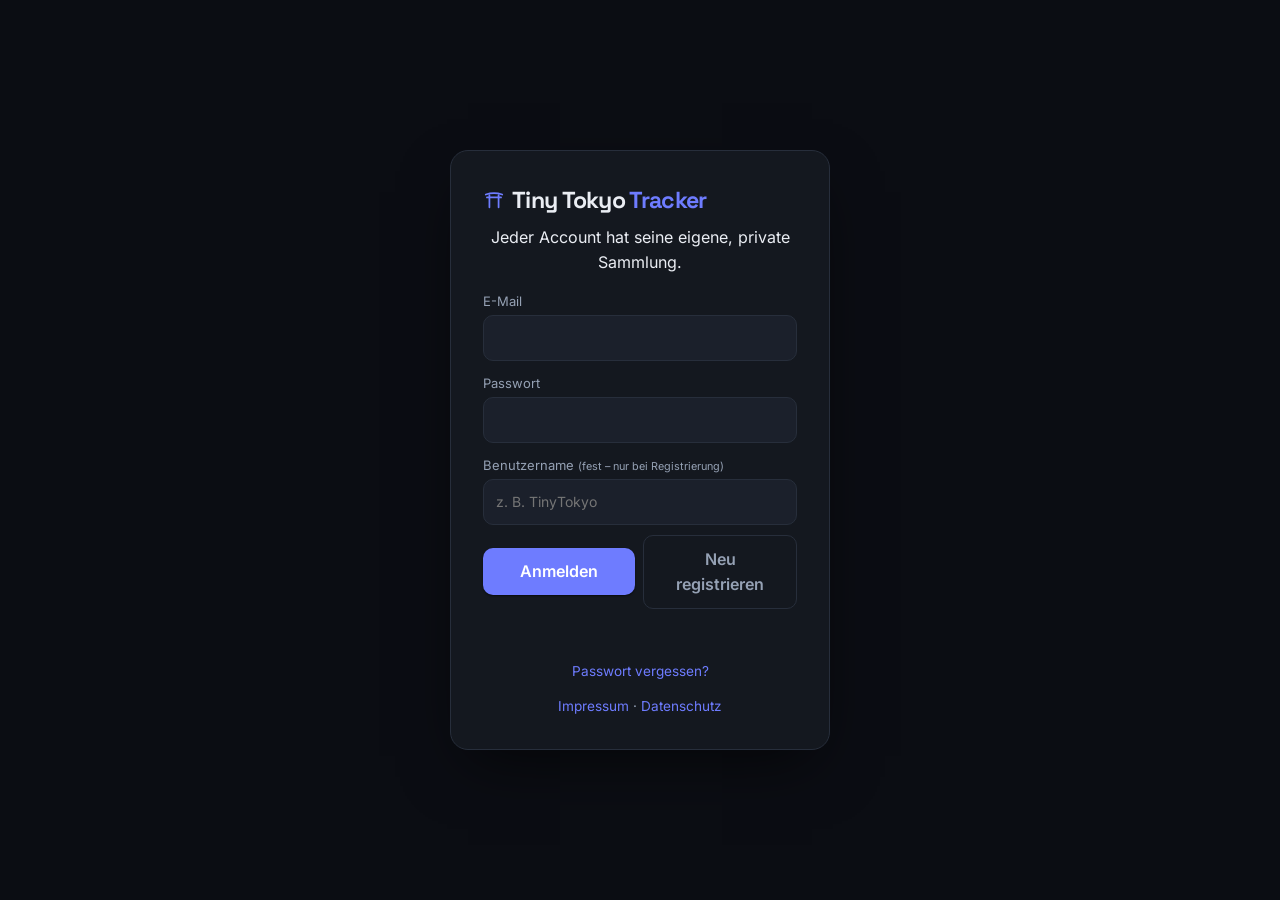
<file: index.html>
<!DOCTYPE html>
<html lang="de">
<head>
<meta charset="UTF-8" />
<meta name="viewport" content="width=device-width, initial-scale=1.0, viewport-fit=cover" />
<title>Tiny Tokyo Tracker</title>
<link rel="manifest" href="manifest.json" />
<meta name="theme-color" content="#1e293b" />
<meta name="mobile-web-app-capable" content="yes" />
<meta name="apple-mobile-web-app-capable" content="yes" />
<meta name="apple-mobile-web-app-status-bar-style" content="black-translucent" />
<meta name="apple-mobile-web-app-title" content="Tiny Tokyo" />
<link rel="apple-touch-icon" href="icon-192.png" />
<link rel="icon" href="icon-192.png" />
<link rel="stylesheet" href="app.css">
</head>
<body>
<div id="auth-screen" class="auth-screen">
  <div class="auth-card">
    <div class="brand" style="justify-content:center;margin-bottom:6px">
      <svg class="brand-logo" width="22" height="22" viewBox="0 0 24 24" fill="none" stroke="currentColor" stroke-width="1.9" stroke-linecap="round" stroke-linejoin="round" aria-hidden="true">
        <path d="M3 6 Q12 3.2 21 6"/><path d="M4.3 9.2 H19.7"/><path d="M7 6.6 V20"/><path d="M17 6.6 V20"/>
      </svg>Tiny Tokyo<span> Tracker</span>
    </div>
    <p class="msub" style="text-align:center;margin:0 0 16px">Jeder Account hat seine eigene, private Sammlung.</p>
    <form id="auth-form">
      <label>E-Mail<input type="email" id="auth-email" autocomplete="username" required /></label>
      <label>Passwort<input type="password" id="auth-password" autocomplete="current-password" required minlength="6" /></label>
      <label>Benutzername <small style="color:var(--muted)">(fest – nur bei Registrierung)</small><input type="text" id="auth-username" autocomplete="off" maxlength="20" placeholder="z. B. TinyTokyo" /></label>
      <div class="row" style="gap:8px;margin-top:10px">
        <button type="submit" id="auth-login-btn" style="flex:1">Anmelden</button>
        <button type="button" id="auth-signup-btn" class="ghost" style="flex:1">Neu registrieren</button>
      </div>
      <div id="turnstile-box" style="margin-top:12px;display:flex;justify-content:center"></div>
      <p class="hint" id="auth-status" style="min-height:1.2em;margin-top:10px"></p>
      <p class="hint" style="text-align:center;margin:4px 0 0"><a href="#" id="auth-forgot">Passwort vergessen?</a></p>
      <p class="hint" style="text-align:center;margin:14px 0 0"><a href="legal.html#impressum">Impressum</a> · <a href="legal.html#datenschutz">Datenschutz</a></p>
    </form>
  </div>
</div>
<div class="wrap" style="display:none">
  <div class="topbar">
    <div class="brand">
      <svg class="brand-logo" width="22" height="22" viewBox="0 0 24 24" fill="none" stroke="currentColor" stroke-width="1.9" stroke-linecap="round" stroke-linejoin="round" aria-hidden="true">
        <path d="M3 6 Q12 3.2 21 6"/>
        <path d="M4.3 9.2 H19.7"/>
        <path d="M7 6.6 V20"/>
        <path d="M17 6.6 V20"/>
      </svg>Tiny Tokyo<span> Tracker</span>
    </div>
    <nav>
      <a href="#/dashboard" data-view="dashboard">Start</a>
      <a href="#/suche" data-view="suche">Suche</a>
      <a href="#/sammlung" data-view="sammlung">Sammlung <span class="count" id="nav-count"></span></a>
      <a href="#/marktplatz" data-view="marktplatz">Marktplatz</a>
      <a href="#/analyse" data-view="analyse">Analyse</a>
      <a href="#/community" data-view="community">Community <span class="count" id="cm-nav-unread"></span></a>
      <a href="#/einstellungen" data-view="einstellungen">Einstellungen</a>
    </nav>
  </div>

  <!-- Unterleiste des Bestands: Karten / Versiegelt / Graded / Verkauft -->
  <div class="subnav" id="bestand-subnav" style="display:none">
    <a href="#/sammlung" data-sub="sammlung">Einzelkarten</a>
    <a href="#/versiegelt" data-sub="versiegelt">Versiegelt <span class="count" id="sealed-count"></span></a>
    <a href="#/graded" data-sub="graded">Graded</a>
    <a href="#/verkauft" data-sub="verkauft">Verkauft <span class="count" id="sold-count"></span></a>
    <a href="#/wunschliste" data-sub="wunschliste">Wunschliste <span class="count" id="wish-count"></span></a>
    <a href="#/collections" data-sub="collections">Collections</a>
  </div>

  <!-- ============ DASHBOARD (Startseite) ============ -->
  <section class="view" id="view-dashboard">
    <div class="home-hero">
      <div class="hh-main">
        <div class="hh-eyebrow" id="hh-eyebrow">Willkommen bei</div>
        <h1 class="hh-title" id="hh-title">Tiny Tokyo Tracker</h1>
        <p class="hh-sub">Deine Karten, dein Wert, deine Community – an einem Ort.</p>
        <div class="hh-actions">
          <button onclick="location.hash='#/suche'">🔍 Karten suchen</button>
          <button class="ghost" onclick="location.hash='#/sammlung'">📚 Sammlung</button>
          <button class="ghost" onclick="location.hash='#/marktplatz'">🛒 Marktplatz</button>
        </div>
      </div>
      <div class="hh-value" id="hh-value"></div>
    </div>

    <div class="home-sec">
      <div class="home-sec-h"><h3>Deine Übersicht</h3></div>
      <div class="an-grid" id="db-stats"></div>
      <p class="msub" id="db-pricenote" style="margin:6px 0 0"></p>
    </div>
    <div class="an-card" id="db-quests" style="display:none"></div>
    <div id="home-pass"></div>

    <div class="home-sec" id="sec-trending" style="display:none">
      <div class="home-sec-h"><h3>📈 Im Trend</h3><span class="home-sec-note">deine größten Wertsteigerungen · 30 Tage</span></div>
      <div class="home-scroller" id="home-trending"></div>
    </div>

    <div class="home-sec" id="sec-releases" style="display:none">
      <div class="home-sec-h"><h3>✨ Neue Releases</h3><span class="home-sec-note">frisch erschienene Sets</span></div>
      <div class="home-scroller" id="home-releases"></div>
    </div>

    <div class="home-two">
      <div class="home-sec" id="sec-feed" style="display:none">
        <div class="home-sec-h"><h3>💬 Community</h3><a href="#/community">alle →</a></div>
        <div id="home-feed"></div>
      </div>
      <div class="home-sec" id="sec-sellers" style="display:none">
        <div class="home-sec-h"><h3>🏆 Top-Sammler</h3><a href="#/community">Rangliste →</a></div>
        <div id="home-sellers"></div>
      </div>
    </div>

    <div class="home-sec" id="sec-reco" style="display:none">
      <div class="home-sec-h"><h3>🎯 Für dich</h3><span class="home-sec-note" id="reco-note"></span></div>
      <div class="home-scroller" id="home-reco"></div>
    </div>

    <footer class="home-footer" id="home-footer"></footer>
  </section>

  <!-- ============ SUCHE ============ -->
  <section class="view" id="view-suche">
    <div class="search-hero">
      <h1 class="sh-title">Welche Karte suchst du heute?</h1>
      <p class="sh-sub">Durchsuche Pokémon, Magic, Yu-Gi-Oh und One Piece – nach Name oder Nummer.</p>
      <div class="sh-games" id="sh-games">
        <button type="button" class="sh-game active" data-game="pokemon">Pokémon</button>
        <button type="button" class="sh-game" data-game="magic">Magic</button>
        <button type="button" class="sh-game" data-game="yugioh">Yu-Gi-Oh</button>
        <button type="button" class="sh-game" data-game="onepiece">One Piece</button>
      </div>
      <div class="sh-bar">
        <span class="sh-ico" aria-hidden="true">🔍</span>
        <div class="ac-wrap sh-acwrap">
          <input type="text" id="query" placeholder="Suche nach Karten, Sets oder Nummern…" autocomplete="off" aria-label="Kartensuche" />
          <div class="ac-list" id="ac-list"></div>
        </div>
        <button type="button" class="sh-clear" id="sh-clear" title="Leeren" aria-label="Suche leeren" style="display:none">✕</button>
        <button id="search-btn" class="sh-go">Suchen</button>
      </div>
      <div class="sh-secondary">
        <span class="sh-kbd" id="sh-kbd" title="Tastenkürzel">Strg K</span>
        <select id="game" style="display:none">
          <option value="pokemon">Pokémon</option>
          <option value="magic">Magic</option>
          <option value="yugioh">Yu-Gi-Oh</option>
          <option value="onepiece">One Piece</option>
        </select>
        <select id="lang" title="Sprache"></select>
        <select id="mode" title="Suche nach Name oder Kartennummer">
          <option value="name">nach Name</option>
          <option value="number">nach Nummer</option>
        </select>
      </div>
      <div class="sh-suggest" id="sh-quick"></div>
      <div class="sh-suggest" id="sh-recent"></div>
    </div>
    <div class="hint" id="search-status"></div>
    <div id="sh-trending"></div>

    <div class="filterbar row" id="search-filters" style="display:none">
      <span><label>Set</label><select id="f-set"><option value="">alle</option></select></span>
      <span><label>Seltenheit</label><select id="f-rarity"><option value="">alle</option></select></span>
      <span id="f-lang-wrap"><label>Sprache</label><select id="f-lang"><option value="">alle</option></select></span>
      <span><label style="cursor:pointer"><input type="checkbox" id="f-price" style="width:auto;vertical-align:-2px" /> nur mit Preis</label></span>
      <span><label>Sortieren</label>
        <select id="f-sort">
          <option value="relevance">Relevanz</option>
          <option value="price-desc">Preis ↓</option>
          <option value="price-asc">Preis ↑</option>
          <option value="name">Name A–Z</option>
          <option value="number">Nummer</option>
        </select>
      </span>
      <span class="ci-spacer"></span>
      <div class="row" id="view-toggle">
        <button class="chip" data-view="list">Liste</button>
        <button class="chip active" data-view="grid">Kacheln</button>
      </div>
      <span class="hint" id="search-count"></span>
    </div>

    <div id="results"></div>
  </section>

  <!-- ============ SAMMLUNG ============ -->
  <section class="view" id="view-sammlung">
    <div class="hero">
      <div>
        <div class="label">Sammlungswert · 30-Tage-Schnitt (Cardmarket)</div>
        <div class="value" id="total-value">0,00 €</div>
        <div class="breakdown" id="breakdown"></div>
        <div class="breakdown" id="pl-line" style="margin-top:6px"></div>
      </div>
      <div class="actions">
        <button class="ghost" id="refresh-btn">Preise aktualisieren</button>
      </div>
    </div>

    <!-- Wertverlauf -->
    <div class="chart-box">
      <div class="chart-head">
        <h3>Wertverlauf</h3>
        <div class="row">
          <select id="chart-metric">
            <option value="total">Wert (30-Tage-Schnitt)</option>
            <option value="total_low">Ab-Wert (niedrigster Preis)</option>
            <option value="total_trend">Preistrend</option>
          </select>
          <button class="ghost" id="history-export-btn">Verlauf speichern</button>
        </div>
      </div>
      <div id="chart-area"></div>
      <div class="chart-info" id="chart-info"></div>
    </div>

    <div id="coll-overview"></div>

    <div class="filterbar row" id="collection-filters">
      <div class="row" id="game-chips">
        <button class="chip active" data-game="">Alle</button>
        <button class="chip" data-game="pokemon">Pokémon</button>
        <button class="chip" data-game="magic">Magic</button>
        <button class="chip" data-game="yugioh">Yu-Gi-Oh</button>
        <button class="chip" data-game="onepiece">One Piece</button>
      </div>
      <span class="ci-spacer"></span>
      <input type="text" id="c-search" placeholder="In Sammlung filtern…" style="max-width:200px" />
      <select id="c-status" title="Bestand oder verkauft">
        <option value="owned">Im Bestand</option>
        <option value="sold">Verkauft</option>
        <option value="all">Alle</option>
      </select>
      <select id="c-lang" title="nach Sprache filtern"><option value="">alle Sprachen</option></select>
      <button class="chip" id="c-select" title="Mehrere Karten auswählen und gemeinsam bearbeiten">☑ Auswählen</button>
      <select id="c-sort">
        <option value="value-desc">Wert ↓</option>
        <option value="value-asc">Wert ↑</option>
        <option value="name">Name A–Z</option>
        <option value="added">Zuletzt hinzugefügt</option>
      </select>
    </div>

    <div class="filterbar row" id="c-batch" style="display:none;border-color:var(--gold)">
      <b><span id="c-batch-count">0</span> ausgewählt</b>
      <span class="ci-spacer"></span>
      <button class="chip" id="cb-sale">Zum Verkauf anbieten</button>
      <button class="chip" id="cb-unsale">Verkauf beenden</button>
      <button class="chip" id="cb-del" style="color:#e06a6a">Löschen</button>
      <button class="chip" id="cb-cancel">Fertig</button>
    </div>
    <div class="hint" id="c-count" style="margin:-6px 0 10px"></div>
    <div id="collection"></div>
  </section>

  <!-- ============ ANALYSE ============ -->
  <section class="view" id="view-analyse">
    <div class="an-grid" id="an-summary"></div>
    <div class="an-grid" id="an-stats"></div>
    <div class="an-card">
      <h3>Top-Karten nach Wert</h3>
      <div id="an-top"></div>
    </div>
    <div class="an-card">
      <div class="chart-head">
        <h3>Top-Gewinner &amp; -Verlierer</h3>
        <select id="mv-days">
          <option value="7">7 Tage</option>
          <option value="30" selected>30 Tage</option>
          <option value="90">90 Tage</option>
        </select>
      </div>
      <div id="an-movers"></div>
    </div>
    <div class="an-card">
      <h3>Aufteilung nach Spiel</h3>
      <div id="an-game"></div>
    </div>
    <div class="an-card">
      <h3>Aufteilung nach Sprache</h3>
      <div id="an-lang"></div>
    </div>
    <div class="an-card">
      <h3>Aufteilung nach Seltenheit</h3>
      <div id="an-rarity"></div>
    </div>
    <div class="an-card">
      <h3>Top-Sets nach Wert</h3>
      <div id="an-set"></div>
    </div>
    <div class="an-card">
      <h3>Aufteilung nach Zustand</h3>
      <div id="an-cond"></div>
    </div>
    <div class="msub">Aufteilungen in € (One Piece/USD wird separat im Sammlungswert ausgewiesen). Gewinner/Verlierer basieren auf dem aufgezeichneten Verlauf – die Daten wachsen mit der Zeit, je öfter „Preise aktualisieren" genutzt wird.</div>
  </section>

  <!-- ============ WUNSCHLISTE ============ -->
  <section class="view" id="view-wunschliste">
    <div class="hero">
      <div>
        <div class="label">Wunschliste · aktueller Wert</div>
        <div class="value" id="wish-value">0,00 €</div>
        <div class="breakdown" id="wish-breakdown"></div>
      </div>
      <div class="actions">
        <button class="ghost" id="wish-refresh">Preise aktualisieren</button>
      </div>
    </div>
    <div id="wishlist"></div>
  </section>

  <!-- ============ VERSIEGELT (Booster, Displays …) ============ -->
  <section class="view" id="view-versiegelt">
    <div class="hero">
      <div>
        <div class="label">Versiegelte Ware · aktueller Wert (selbst gepflegt)</div>
        <div class="value" id="sealed-value">0,00 €</div>
        <div class="breakdown" id="sealed-breakdown"></div>
        <div class="breakdown" id="sealed-pl" style="margin-top:6px"></div>
      </div>
      <div class="actions">
        <button class="ghost" id="sealed-manual">+ Eigenes Produkt</button>
      </div>
    </div>

    <div class="sealed-search">
      <div class="row" style="gap:8px;align-items:center;flex-wrap:wrap">
        <select id="sl-game">
          <option value="pokemon">Pokémon</option>
          <option value="magic">Magic</option>
          <option value="yugioh">Yu-Gi-Oh</option>
          <option value="onepiece">One Piece</option>
        </select>
        <input type="text" id="sl-query" placeholder="Set suchen, z. B. 151, Obsidian, Romance Dawn…" style="flex:1;min-width:180px" />
        <button id="sl-search-btn">Set suchen</button>
      </div>
      <div class="hint">Such ein Set und tippe auf „+ hinzufügen", um Booster, Display, ETB usw. anzulegen. Preise versiegelter Ware gibt es nicht gratis – den aktuellen Wert pflegst du selbst (Cardmarket-Link hilft beim Nachschlagen).</div>
      <div id="sl-results"></div>
    </div>

    <h3 class="sealed-h">Dein versiegelter Bestand</h3>
    <div id="sealed-list"></div>
  </section>

  <!-- ============ VERKAUFT ============ -->
  <section class="view" id="view-verkauft">
    <div class="an-grid" id="sold-summary"></div>
    <div class="hero" style="margin-bottom:16px">
      <div>
        <div class="label">Verkaufte Karten · aktueller Marktwert</div>
        <div class="value" id="sold-current">0,00 €</div>
        <div class="breakdown" id="sold-current-sub"></div>
      </div>
      <div class="actions">
        <button class="ghost" id="sold-refresh">Aktuelle Werte aktualisieren</button>
      </div>
    </div>
    <div id="sold-list"></div>
  </section>

  <!-- ============ COLLECTIONS (Meine Collections) ============ -->
  <section class="view" id="view-collections">
    <div class="hero">
      <div>
        <div class="label">Meine Collections</div>
        <div class="value" style="font-size:1.7rem">Sammlungen mit Geschichte</div>
        <div class="breakdown">Stelle Karten thematisch zusammen, wähle die Sichtbarkeit und teile sie mit der Community.</div>
      </div>
      <div class="actions"><button id="col-new-btn">+ Neue Collection</button></div>
    </div>
    <div id="col-my-list"></div>
  </section>

  <!-- ============ MARKTPLATZ (Angebote / Gesuche / Trades) ============ -->
  <section class="view" id="view-marktplatz">
    <div class="hero">
      <div>
        <div class="label">Marktplatz · <span id="cm-count">0</span> Angebote</div>
        <div class="value" style="font-size:1.7rem">Kaufen · Verkaufen · Tauschen</div>
        <div class="breakdown">Angebote und Gesuche aller Sammler. Eigene Karten bietest du in der Sammlung über ✎ an.</div>
      </div>
      <div class="actions"><button class="ghost" id="cm-reload">Neu laden</button></div>
    </div>
    <div class="filterbar row">
      <div class="row" id="mp-tabs">
        <button class="chip active" data-tab="angebote">Angebote</button>
        <button class="chip" data-tab="gesuche">Gesuche <span class="count" id="mp-seek-tab"></span></button>
        <button class="chip" data-tab="trades">Trades <span class="count" id="cm-trades-tab"></span></button>
      </div>
    </div>
    <div class="filterbar row" id="cm-filterbar">
      <div class="row" id="cm-chips">
        <button class="chip active" data-game="">Alle</button>
        <button class="chip" data-game="pokemon">Pokémon</button>
        <button class="chip" data-game="magic">Magic</button>
        <button class="chip" data-game="yugioh">Yu-Gi-Oh</button>
        <button class="chip" data-game="onepiece">One Piece</button>
      </div>
      <span class="ci-spacer"></span>
      <input type="text" id="cm-search" placeholder="Angebote durchsuchen…" style="max-width:220px" />
      <select id="cm-sort" title="Sortierung"><option value="relevanz">Relevanz</option><option value="preis-asc">Preis ↑</option><option value="preis-desc">Preis ↓</option><option value="neu">Neueste</option></select>
      <select id="cm-cond" title="Zustand"><option value="">Zustand: alle</option><option value="NM">NM</option><option value="EX">EX</option><option value="GD">GD</option><option value="LP">LP</option><option value="PL">PL</option><option value="PO">PO</option></select>
      <input type="text" id="cm-maxprice" placeholder="max €" style="max-width:92px" />
    </div>
    <div id="community-list"></div>
    <div id="mp-seeking" style="display:none">
      <div class="filterbar row" id="mp-seek-chips">
        <button class="chip active" data-sg="">Alle</button>
        <button class="chip" data-sg="pokemon">Pokémon</button>
        <button class="chip" data-sg="magic">Magic</button>
        <button class="chip" data-sg="yugioh">Yu-Gi-Oh</button>
        <button class="chip" data-sg="onepiece">One Piece</button>
        <span class="ci-spacer"></span>
        <label class="msub" style="display:flex;align-items:center;gap:6px;cursor:pointer"><input type="checkbox" id="mp-seek-mine" style="width:auto"/> nur was ich anbieten kann</label>
      </div>
      <p class="msub" style="margin:0 0 10px">Karten, die andere Sammler suchen. Eigene Gesuche stellst du in der <b>Wunschliste</b> über <b>🔎 Suche</b> ein.</p>
      <div id="seeking-list"></div>
    </div>
    <div id="cm-trades-divider" style="display:none;margin:18px 0 8px;padding-top:12px;border-top:1px solid var(--border)"><h3 style="margin:0">🔄 Trades</h3><p class="msub" style="margin:2px 0 0">Deine laufenden und abgeschlossenen Tauschgeschäfte.</p></div>
    <div id="community-trades" style="display:none"></div>
  </section>

  <!-- ============ COMMUNITY (Marktplatz) ============ -->
  <section class="view" id="view-community">
    <div class="hero">
      <div>
        <div class="label">Community</div>
        <div class="value" style="font-size:1.7rem">Freunde · Chat · Forum</div>
        <div class="breakdown">Vernetze dich mit anderen Sammlern, chatte in Echtzeit und tausch dich im Forum aus.</div>
      </div>
    </div>
    <div class="filterbar row">
      <div class="row" id="cm-tabs">
        <button class="chip active" data-tab="beitraege">Beiträge</button>
        <button class="chip" data-tab="freunde">Freunde <span class="count" id="cm-friends-tab"></span></button>
        <button class="chip" data-tab="chat">Chat</button>
        <button class="chip" data-tab="forum">Forum</button>
        <button class="chip" data-tab="collections">Collections</button>
        <button class="chip" data-tab="postfach">Postfach <span class="count" id="cm-unread-tab"></span></button>
        <button class="chip" data-tab="rangliste">Rangliste</button>
      </div>
    </div>
    <div id="community-inbox" style="display:none"></div>
    <div id="community-board" style="display:none"></div>

    <!-- Freunde -->
    <div id="community-friends" style="display:none">
      <div id="fr-requests"></div>
      <div id="fr-list"><div class="empty loading">Lade Freunde…</div></div>
      <p class="msub" style="margin-top:10px">Neue Freunde findest du über die Profile anderer Sammler (z. B. im Chat oder bei Angeboten auf den Namen tippen → <b>➕ Freund</b>).</p>
    </div>

    <!-- Chat -->
    <div id="community-chat" style="display:none">
      <div class="filterbar row" id="chat-rooms">
        <button class="chip active" data-room="general">💬 Allgemein</button>
        <button class="chip" data-room="pokemon">Pokémon</button>
        <button class="chip" data-room="magic">Magic</button>
        <button class="chip" data-room="yugioh">Yu-Gi-Oh</button>
        <button class="chip" data-room="onepiece">One Piece</button>
        <span class="ci-spacer"></span>
        <span class="msub" id="chat-online" title="Gerade online"></span>
      </div>
      <div id="chat-log" style="max-height:52vh;overflow:auto;display:flex;flex-direction:column;gap:8px;padding:6px 2px"></div>
      <form id="chat-form" class="row" style="gap:8px;margin-top:10px" autocomplete="off">
        <input type="text" id="chat-input" maxlength="1000" placeholder="Nachricht schreiben…" style="flex:1" />
        <button type="submit">Senden</button>
      </form>
    </div>

    <!-- Forum -->
    <div id="community-forum" style="display:none">
      <div class="filterbar row" id="forum-cats">
        <button class="chip active" data-cat="general">Allgemein</button>
        <button class="chip" data-cat="pokemon">Pokémon</button>
        <button class="chip" data-cat="magic">Magic</button>
        <button class="chip" data-cat="yugioh">Yu-Gi-Oh</button>
        <button class="chip" data-cat="onepiece">One Piece</button>
        <button class="chip" data-cat="offtopic">Offtopic</button>
        <span class="ci-spacer"></span>
        <button class="ghost" id="forum-new-btn" type="button">+ Neues Thema</button>
      </div>
      <div id="forum-body"></div>
    </div>

    <!-- Beiträge / Feed -->
    <div id="community-posts" style="display:none">
      <div class="filterbar row" id="posts-kinds">
        <button class="chip active" data-k="">Alle</button>
        <button class="chip" data-k="showcase">🖼️ Showcase</button>
        <button class="chip" data-k="pulls">🎉 Pulls</button>
        <button class="chip" data-k="deckbuilding">🃏 Deckbuilding</button>
        <button class="chip" data-k="diskussion">💬 Diskussion</button>
        <button class="chip" data-k="guide">📖 Guide</button>
        <button class="chip" data-k="review">⭐ Review</button>
        <span class="ci-spacer"></span>
        <button id="posts-new-btn" type="button">+ Beitrag</button>
      </div>
      <div id="posts-body"></div>
    </div>
    <div id="community-collections" style="display:none">
      <div class="filterbar row" id="disc-sort">
        <button class="chip active" data-sort="trending">🔥 Trending</button>
        <button class="chip" data-sort="liked">❤️ Meistgelikt</button>
        <button class="chip" data-sort="discussed">💬 Meistdiskutiert</button>
        <button class="chip" data-sort="new">🆕 Neu</button>
        <button class="chip" data-sort="random">🎲 Zufällig</button>
      </div>
      <div id="disc-body"></div>
    </div>
  </section>

  <!-- ============ INFO ============ -->
  <section class="view" id="view-einstellungen">
    <div class="filterbar row" id="set-tabs">
      <button class="chip active" data-tab="profil">👤 Profil &amp; Konto</button>
      <button class="chip" data-tab="darstellung">🎨 Darstellung</button>
      <button class="chip" data-tab="daten">💾 Datensicherung</button>
      <button class="chip" data-tab="erweitert">🔧 Erweitert</button>
      <button class="chip" data-tab="hilfe">📖 Hilfe</button>
    </div>

    <div id="set-profil">
    <div class="info-card">
      <h3>Community-Profil</h3>
      <p class="msub" style="margin-top:0">Wird nur bei deinen Verkaufsangeboten im Community-Reiter angezeigt. Ohne Anzeigename erscheinst du als „Sammler", ohne Kontakt können dich Interessenten nicht erreichen.</p>
      <div class="row" style="gap:8px">
        <input type="text" id="cm-name" placeholder="Anzeigename, z. B. Tiny Tokyo" style="flex:1;min-width:160px" />
        <select id="cm-country" title="Land (wird als Flagge neben deinem Namen angezeigt)" style="min-width:150px"></select>
        <input type="text" id="cm-contact" placeholder="Kontakt (E-Mail, Instagram, …)" style="flex:1;min-width:200px" />
        <button class="ghost" id="cm-profile-save">Speichern</button>
      </div>
      <div class="row" style="gap:8px;margin-top:10px;align-items:center;flex-wrap:wrap">
        <span class="set-lbl">Lieblings-TCGs</span>
        <div class="row" id="cm-favgames" style="gap:6px">
          <button class="chip" data-g="pokemon" type="button">Pokémon</button>
          <button class="chip" data-g="magic" type="button">Magic</button>
          <button class="chip" data-g="yugioh" type="button">Yu-Gi-Oh</button>
          <button class="chip" data-g="onepiece" type="button">One Piece</button>
        </div>
        <span class="set-lbl" style="margin-left:8px">Sammler-Typ</span>
        <select id="cm-type"><option value="">– kein Label –</option></select>
      </div>
      <div class="field" style="margin-top:10px"><label>Über mich (öffentlich in deinem Profil sichtbar)</label>
        <textarea id="cm-bio" rows="3" maxlength="500" placeholder="z. B. Sammle seit 1999, Schwerpunkt japanische Pikachus…" style="width:100%;background:var(--surface-2);border:1px solid var(--border);border-radius:10px;padding:10px 13px;color:var(--text);font:inherit;resize:vertical"></textarea></div>
      <div class="row" style="gap:8px;margin-top:8px">
        <button class="ghost" id="cm-profile-view">👤 Mein Profil ansehen</button>
      </div>
      <p class="msub" id="cm-profile-status" style="margin:8px 0 0;min-height:1.2em"></p>
    </div>

    <div class="info-card">
      <h3>📨 Posteingang</h3>
      <p class="msub" style="margin-top:0">Deine erhaltenen und gesendeten Nachrichten (auch in der Community unter „Postfach" zu finden).</p>
      <div id="settings-inbox"></div>
    </div>

    <div class="info-card">
      <h3>Konto</h3>
      <div class="row" style="gap:8px;align-items:center">
        <button class="ghost" id="logout-btn">Abmelden</button>
      </div>
      <p class="msub" style="margin:8px 0 0">Deine Daten bleiben in der Cloud gespeichert und sind nach dem nächsten Anmelden wieder da.</p>
    </div>

    </div>

    <div id="set-darstellung" style="display:none">
    <div class="info-card">
      <h3>Darstellung</h3>
      <div class="row" style="gap:22px;align-items:center;flex-wrap:wrap">
        <div class="set-line"><span class="set-lbl">Modus</span>
          <button class="theme-toggle" id="theme-toggle" title="Hell-/Dunkelmodus umschalten">🌙</button></div>
        <div class="set-line"><span class="set-lbl">Akzentfarbe</span>
          <span class="swatches" id="swatches" title="Akzentfarbe wählen"></span></div>
        <div class="set-line"><span class="set-lbl">Textfarbe</span>
          <input type="color" id="text-color" value="#e7eaef" title="Haupt-Textfarbe global anpassen" style="width:44px;height:28px;padding:2px;background:var(--surface-2);border:1px solid var(--border);border-radius:6px;cursor:pointer" />
          <button class="theme-toggle" id="text-color-reset" title="Standard-Textfarbe wiederherstellen">↺</button></div>
      </div>
      <p class="msub" style="margin-top:10px">Hell- oder Dunkelmodus und die Akzentfarbe (in den Tiny-Tokyo-Farben) werden gespeichert und beim nächsten Start wiederhergestellt.</p>
    </div>

    </div>

    <div id="set-daten" style="display:none">
    <div class="info-card">
      <h3>Datensicherung &amp; Daten</h3>
      <div class="row" style="gap:8px;flex-wrap:wrap">
        <button class="ghost" id="fullexport-btn" title="Alle Daten als JSON-Datei speichern">Komplett-Backup ⤓</button>
        <button class="ghost" id="fullimport-btn" title="Alle Daten aus einer JSON-Datei wiederherstellen">Wiederherstellen ⤒</button>
        <button class="ghost" id="backup-btn" title="Sicherungskopie der Datenbank anlegen">Sicherung jetzt</button>
        <button class="ghost" id="export-btn">Sammlung als Excel ⤓</button>
        <button class="ghost" id="csv-btn" title="Für Cardmarket & Co.">Sammlung als CSV ⤓</button>
        <button class="ghost" id="print-btn" title="Druckansicht – im Druckdialog als PDF speichern">Bestandsliste drucken 🖨</button>
        <button class="ghost" id="import-btn">Excel importieren ⤒</button>
        <input type="file" id="import-file" accept=".xlsx" style="display:none" />
        <input type="file" id="fullimport-file" accept=".json,application/json" style="display:none" />
      </div>
      <ul style="margin-top:12px">
        <li><b>Deine Daten liegen jetzt in der Cloud</b> (Supabase), an deinen Account gebunden –
            alle Geräte, auf denen du mit demselben Account eingeloggt bist, zeigen automatisch
            dieselbe Sammlung. Die Datenbank kümmert sich selbst um die dauerhafte Speicherung.</li>
        <li><b>Komplett-Backup ⤓ / Wiederherstellen ⤒:</b> speichert bzw. lädt trotzdem <b>alle</b>
            Bereiche (Sammlung, Verkauft, Wunschliste, Versiegelt, Graded, Verläufe) als eine
            JSON-Datei – praktisch als eigene Kopie zum Aufbewahren oder zum Umzug in einen
            anderen Account. Wiederherstellen ersetzt alle aktuellen Daten <b>dieses Accounts</b>
            (mit Rückfrage).</li>
        <li><b>Sicherung jetzt:</b> prüft nur, ob die Verbindung zur Cloud-Datenbank steht.</li>
        <li><b>Excel:</b> Export/Import nur der Sammlung – praktisch zum Bearbeiten in Tabellen.</li>
      </ul>
    </div>

    </div>

    <div id="set-erweitert" style="display:none">
    <div class="info-card">
      <h3>Gegradete Karten (Graded-Reiter) einrichten</h3>
      <p>Der Reiter <b>Graded</b> zeigt Preise gegradeter Pokémon-Karten (PSA, BGS, CGC,
         SGC) aus echten eBay-Verkäufen. Datenquelle ist <b>PokemonPriceTracker</b> – dafür
         ist ein kostenloser Key nötig (Gratis-Tier: 100 Abfragen/Tag):</p>
      <ol>
        <li>Auf <a href="https://www.pokemonpricetracker.com/api-keys" target="_blank" rel="noopener">pokemonpricetracker.com</a>
            registrieren und den Key kopieren.</li>
        <li>Hier eintragen und speichern (bleibt nur auf diesem Gerät gespeichert):</li>
      </ol>
      <div class="row" style="gap:8px;flex-wrap:wrap;margin:4px 0 8px">
        <input type="password" id="pokeprice-key" placeholder="PokemonPriceTracker API-Key" style="flex:1;min-width:220px;padding:8px 10px;border-radius:8px;border:1px solid var(--border);background:var(--surface-2);color:var(--text)" />
        <button class="ghost" id="pokeprice-key-save">Speichern</button>
      </div>
      <p class="msub" id="pokeprice-key-status" style="margin:0 0 8px"></p>
      <p>Ohne Key kannst du gegradete Karten weiterhin <b>manuell</b> erfassen
         („Manuell hinzufügen": Firma, Grade, Wert). Filter nach <b>Firma</b> und
         <b>Grade</b> stehen im Graded-Reiter bereit. Hinweis: Die automatischen
         Graded-Preise sind eBay-Werte in <b>US-Dollar</b>; ein kostenloser Gratis-Tier für
         Cardmarket-Graded-Preise in Euro existiert derzeit nicht.</p>
    </div>

    <div class="info-card">
      <h3>Rechtliches</h3>
      <p style="margin:6px 0"><a href="legal.html#impressum">Impressum</a> · <a href="legal.html#datenschutz">Datenschutzerklärung</a> · <a href="legal.html#disclaimer">Disclaimer</a></p>
      <p class="msub" style="margin:6px 0 0">Konto löschen: formlose E-Mail an <a href="mailto:julianasleh@gmail.com">julianasleh@gmail.com</a> genügt – alle Daten werden entfernt.</p>
    </div>

    </div>

    <div id="set-hilfe" style="display:none">
    <div class="info-card">
      <h3>Datenquellen &amp; Preise</h3>
      <table>
        <tr><th>Spiel</th><th>Quelle</th><th>Preis</th><th>Key</th></tr>
        <tr><td>Pokémon</td><td>api.tcgdex.net</td><td>30T-Schnitt · Ab · Trend</td><td>nein</td></tr>
        <tr><td>Magic</td><td>api.scryfall.com</td><td>Cardmarket (€)</td><td>nein</td></tr>
        <tr><td>Yu-Gi-Oh</td><td>db.ygoprodeck.com</td><td>Cardmarket</td><td>nein</td></tr>
        <tr><td>One Piece</td><td>optcgapi.com</td><td>TCGPlayer ($)</td><td>nein</td></tr>
      </table>
      <p style="margin-top:10px">Hauptwert ist immer der <b>30-Tage-Durchschnitt</b> von
         Cardmarket. <b>Ab-Preis</b> und <b>Preistrend</b> liefert vollständig nur Pokémon.
         In der Sammlung kannst du jeden Preis per Klick selbst setzen oder korrigieren.</p>
    </div>

    <div class="info-card">
      <h3>Suche &amp; Karte hinzufügen</h3>
      <ul>
        <li>Such einfach nach dem <b>Namen</b> (oder im Modus „nach Nummer" über den
            <b>aufgedruckten Set-Code</b>). Auf neueren Karten steht unten ein Kürzel wie
            <span class="pill">MEP</span> <span class="pill">MEW</span> – gib es mit der Nummer
            ein, z. B. <span class="pill">MEP 037</span> (One Piece: <span class="pill">OP01-003</span>).
            Wird der Code in den TCGdex-Daten gefunden, landest du direkt im richtigen Set;
            sonst zeigt die App alle Karten mit dieser Nummer zur Auswahl.</li>
        <li>Beim Tippen öffnet sich (Pokémon &amp; One Piece) ein <b>Vorschlags-Menü</b>: Bei
            Pokémon siehst du den Namen in allen Sprachen (z. B. Pikachu / ピカチュウ / 피카츄)
            und klickst die Sprachvariante an, in der gesucht werden soll – so findest du auch
            japanische Karten, ohne japanisch tippen zu müssen.</li>
        <li>Du bekommst dann alle passenden Karten (z. B. Glumanda, Mega Glurak X ex, Gengar)
            als <b>Liste</b> oder <b>Kacheln</b>, filterbar nach Set und Seltenheit.</li>
        <li>Beim Klick auf <b>„In Sammlung"</b> wählst du die <b>Sprache deiner konkreten
            Karte</b> – der Wert wird für diese Sprache geladen (Pokémon: Cardmarket-Preis je
            Sprache; bei den anderen Spielen der vorhandene Preis). So landet genau die
            richtige Sprachversion mit passendem Wert in deiner Sammlung.</li>
        <li>Pokémon kann 17 Sprachen, Magic 11, Yu-Gi-Oh 5, One Piece nur Englisch.</li>
      </ul>
    </div>

    <div class="info-card">
      <h3>Sammlung, Wertverlauf &amp; Excel</h3>
      <ul>
        <li>Der <b>Wertverlauf</b> speichert pro Tag einen Wert – beim Öffnen der Sammlung
            wird automatisch der aktuelle Wert festgehalten. Umschaltbar zwischen Wert,
            Ab-Wert und Preistrend; separat speicherbar über „Verlauf speichern".</li>
        <li><b>Excel-Export/Import</b> der ganzen Sammlung über die Buttons auf der
            Sammlungsseite. Pflichtspalten beim Import: <span class="pill">Spiel</span>
            <span class="pill">Name</span>.</li>
        <li>Mengen ändern, Karten entfernen, Einzelpreis per Klick bearbeiten.</li>
        <li><b>Komplett-Backup:</b> „Komplett-Backup ⤓" speichert <b>alle</b> Bereiche (Sammlung, Verkauft, Wunschliste, Versiegelt, Graded, Verläufe) in einer JSON-Datei; „Wiederherstellen ⤒" liest sie wieder ein (ersetzt die aktuellen Daten, sichert vorher automatisch). Der Excel-Export deckt nur die Sammlung ab.</li>
      </ul>
    </div>

    <div class="info-card">
      <h3>One Piece – Bilder &amp; Preise (kein Key nötig)</h3>
      <p>One Piece läuft <b>ohne API-Key</b> über <b>optcgapi.com</b> und liefert
         Kartenbilder und Preise. Die Preise dort sind <b>TCGPlayer-Preise in US-Dollar</b> –
         eine kostenlose Cardmarket-Quelle für One Piece gibt es nicht. Deshalb werden
         One-Piece-Werte mit <b>$</b> angezeigt und im Sammlungswert getrennt vom
         Euro-Betrag ausgewiesen.</p>
      <p><b>Nummernsuche:</b> für One Piece jetzt aktiv – im Modus „nach Nummer" z. B.
         <span class="pill">OP01-037</span> oder <span class="pill">OP01 037</span> eingeben.</p>
      <p><b>Japanische Karten:</b> optcgapi enthält nur die <b>englischen</b> Ausgaben.
         Eine freie Quelle für japanische One-Piece-Karten (mit Bildern/Preisen) gibt es
         derzeit nicht – das ginge nur über einen kostenpflichtigen Dienst.</p>
    </div>

    <div class="info-card">
      <h3>Cardmarket-Link: direkt vs. Suche</h3>
      <p>Bei <b>Magic</b> führt der Cardmarket-Link direkt zur konkreten Kartenseite
         (über Scryfall). Bei <b>Pokémon, Yu-Gi-Oh und One Piece</b> öffnet er die
         <b>Cardmarket-Suche</b> nach dem Kartennamen, nicht die einzelne Produktseite.</p>
      <p>Grund: Die kostenlose Pokémon-Quelle (TCGdex) liefert <b>noch keine</b>
         Cardmarket-Produkt-ID. Laut TCGdex ist ein Feld dafür in Arbeit – sobald es da ist,
         kann der Link automatisch direkt werden. Eine direkte Produktseite gäbe es sonst
         nur über einen kostenpflichtigen Cardmarket-Dienst.</p>
    </div>

    <div class="info-card">
      <h3>Portfolio &amp; Analyse</h3>
      <ul>
        <li>Beim Hinzufügen (oder später über <b>✎</b> an einer Karte) kannst du einen
            <b>Kaufpreis</b> und ein Kaufdatum erfassen. Dann zeigt die Sammlung pro Karte und
            oben gesamt deinen <b>Gewinn/Verlust</b> und die <b>Rendite</b> (investiert vs. Wert).</li>
        <li>Eine Karte lässt sich über <b>✎</b> als <b>verkauft</b> markieren (mit Verkaufspreis).
            Sie zählt dann nicht mehr zum Bestandswert, der <b>realisierte Gewinn</b> wird separat
            ausgewiesen. Mit dem Filter „Im Bestand / Verkauft / Alle" blendest du sie ein/aus.</li>
        <li>Die Seite <b>Analyse</b> zeigt Kennzahlen (Wert, investiert, G/V, realisiert),
            Statistik, die <b>Top-Karten</b>, die <b>größten Gewinner/Verlierer</b> über 7/30/90 Tage
            und die Aufteilung nach Spiel, Seltenheit, Set und Zustand.</li>
        <li>Hinweis: Gewinner/Verlierer brauchen aufgezeichneten Verlauf – die Daten wachsen mit
            der Zeit, je öfter du „Preise aktualisieren" nutzt oder die Sammlung öffnest.</li>
      </ul>
    </div>

    <div class="info-card">
      <h3>Wunschliste, Detailansicht &amp; Datensicherung</h3>
      <ul>
        <li><b>Wunschliste:</b> in der Suche bei einer Karte auf <b>♡</b> tippen. Der Reiter
            <b>Wunschliste</b> sammelt diese Karten getrennt vom Besitz – mit aktuellem Wert.
            Pro Karte: <b>→ Sammlung</b> übernimmt sie in die Sammlung, <b>✕</b> entfernt sie.</li>
        <li><b>Detailansicht:</b> Klick auf ein <b>Kartenbild</b> öffnet eine große Ansicht mit
            allen Infos; bei Sammlungskarten zusätzlich der Preisverlauf dieser einen Karte.</li>
        <li><b>Datensicherung:</b> Beim Start legt die App automatisch eine Sicherung im Ordner
            <code>backups/</code> an (die letzten 10). Über <b>„Sicherung jetzt"</b> jederzeit von
            Hand. Wiederherstellen: App schließen und die gewünschte Datei aus <code>backups/</code>
            nach <code>collection.db</code> kopieren.</li>
        <li><b>Versiegelte Ware:</b> eigener Reiter <b>Versiegelt</b> für Booster, Displays, ETBs
            usw. – getrennt von den Einzelkarten. Set suchen, Produktart wählen, Menge/Kaufpreis/Wert
            eintragen. Für versiegelte Produkte gibt es keine kostenlose Preisquelle, deshalb pflegst
            du den aktuellen Wert selbst (der Cardmarket-Link hilft beim Nachschlagen); Gesamtwert und
            Gewinn/Verlust werden daraus berechnet.</li>
        <li><b>Verkauft:</b> Was du über ✎ als „verkauft" markierst – <b>Einzelkarten, versiegelte
            Ware und gegradete Karten</b> – verlässt seinen Bestand und erscheint im Reiter
            <b>Verkauft</b>: mit Gewinn je Eintrag (VK − EK), akkumuliertem Gesamtgewinn (EUR/USD
            getrennt) und aktuellem Wert. Alles hat jetzt EK und VK, jeweils mit Datum. „↩ zurück"
            holt einen Eintrag wieder in seinen Bestand.</li>
      </ul>
    </div>

    <div class="info-card">
      <h3>Hilfe bei Problemen</h3>
      <ul>
        <li><b>„Failed to fetch":</b> Server läuft nicht oder die <code>index.html</code>
            wurde direkt geöffnet. Immer <code>npm start</code> nutzen und
            <code>http://localhost:3000</code> aufrufen.</li>
        <li><b>Port belegt (EADDRINUSE):</b> mit anderem Port starten, z. B.
            <code>set PORT=3001 &amp;&amp; npm start</code>.</li>
        <li><b>One Piece „Key fehlt":</b> siehe oben, <code>.env</code> anlegen.</li>
      </ul>
      <p>Ausführliche Fassung: Datei <code>ANLEITUNG.md</code> im Projektordner.</p>
    </div>
  </div>
  </section>

  <!-- ============ GRADED ============ -->
  <section class="view" id="view-graded">
    <div class="row search-bar">
      <input type="text" id="g-query" placeholder="Pokémon für Graded suchen, z. B. Charizard…" style="flex:1;min-width:200px" />
      <button id="g-search-btn">Suchen</button>
    </div>
    <div class="hint" id="g-status"></div>
    <div id="g-results" class="grid"></div>

    <div class="hero" style="margin-top:18px">
      <div>
        <div class="label">Wert der gegradeten Karten</div>
        <div class="value" id="g-total">0,00</div>
        <div class="breakdown" id="g-breakdown"></div>
      </div>
      <button class="ghost" id="g-manual-btn">Manuell hinzufügen</button>
    </div>

    <div class="filterbar row" id="g-filters">
      <span><label>Firma</label><select id="g-f-company"><option value="">alle</option></select></span>
      <span><label>Grade</label><select id="g-f-grade"><option value="">alle</option></select></span>
      <span class="ci-spacer"></span>
      <input type="text" id="g-c-search" placeholder="Filtern…" style="max-width:180px" />
    </div>
    <div id="g-collection"></div>
  </section>
</div>

<!-- Karte hinzufügen: Sprache & Wert wählen -->
<div class="modal-bg" id="add-modal">
  <div class="modal">
    <h3 id="am-name">Karte</h3>
    <div class="msub" id="am-sub"></div>
    <div class="field">
      <label>Sprache deiner Karte</label>
      <select id="am-lang"></select>
    </div>
    <div class="mprice">
      <div class="big" id="am-price">–</div>
      <div class="sub" id="am-price-sub"></div>
    </div>
    <div class="msub" style="margin-top:-6px; margin-bottom:12px">
      Richtwert von Cardmarket (Durchschnitt – <b>nicht</b> nach Zustand/Sprache getrennt).
      Den genauen Near-Mint-Preis deiner Sprache findest du über den Cardmarket-Link an der Karte.
    </div>
    <div class="mrow">
      <div class="field"><label>Anzahl</label><input type="text" id="am-qty" value="1" /></div>
      <div class="field"><label>Zustand</label>
        <select id="am-cond"><option>NM</option><option>EX</option><option>GD</option><option>LP</option><option>PL</option><option>PO</option></select>
      </div>
    </div>
    <div class="mrow">
      <div class="field"><label>Kaufpreis je Stück (optional)</label><input type="text" id="am-purchase" placeholder="z. B. 12,50" /></div>
      <div class="field"><label>Kaufdatum (optional)</label><input type="date" id="am-pdate" /></div>
    </div>
    <div class="mactions">
      <button class="ghost" id="am-cancel">Abbrechen</button>
      <button id="am-confirm">In Sammlung</button>
    </div>
  </div>
</div>

<!-- Sammlungskarte bearbeiten: Kaufpreis, Zustand, Sprache, verkauft -->
<div class="modal-bg" id="edit-modal">
  <div class="modal">
    <h3 id="em-name">Karte bearbeiten</h3>
    <div class="msub" id="em-sub"></div>
    <div class="mrow">
      <div class="field"><label>Anzahl</label><input type="text" id="em-qty" value="1" /></div>
      <div class="field"><label>Zustand</label>
        <select id="em-cond"><option>NM</option><option>EX</option><option>GD</option><option>LP</option><option>PL</option><option>PO</option></select>
      </div>
    </div>
    <div class="field"><label>Sprache</label><select id="em-lang"></select></div>
    <div class="mrow">
      <div class="field"><label>Kaufpreis je Stück</label><input type="text" id="em-purchase" placeholder="z. B. 12,50" /></div>
      <div class="field"><label>Kaufdatum</label><input type="date" id="em-pdate" /></div>
    </div>
    <div class="field" style="margin-top:4px">
      <label style="display:flex;align-items:center;gap:8px;cursor:pointer">
        <input type="checkbox" id="em-sold" style="width:auto" /> Diese Karte ist verkauft
      </label>
    </div>
    <div class="mrow" id="em-sold-fields" style="display:none">
      <div class="field"><label>Verkaufspreis je Stück</label><input type="text" id="em-soldprice" placeholder="z. B. 20,00" /></div>
      <div class="field"><label>Verkaufsdatum</label><input type="date" id="em-solddate" /></div>
    </div>
    <div class="field" style="margin-top:4px">
      <label style="display:flex;align-items:center;gap:8px;cursor:pointer">
        <input type="checkbox" id="em-sale" style="width:auto" /> Zum Verkauf anbieten (im Community-Reiter für alle sichtbar)
      </label>
    </div>
    <div class="mrow" id="em-sale-fields" style="display:none">
      <div class="field"><label>Wunschpreis je Stück (optional)</label><input type="text" id="em-saleprice" placeholder="z. B. 15,00" /></div>
    </div>
    <div class="mactions">
      <button class="ghost" id="em-cancel">Abbrechen</button>
      <button id="em-save">Speichern</button>
    </div>
  </div>
</div>

<!-- Nutzer-Profil -->
<nav class="bottomnav" id="bottomnav">
  <a href="#/dashboard" data-view="dashboard">🏠<span>Start</span></a>
  <a href="#/suche" data-view="suche">🔍<span>Suche</span></a>
  <a href="#/sammlung" data-view="sammlung">📚<span>Sammlung</span></a>
  <a href="#/community" data-view="community">🤝<span>Community</span></a>
  <a href="#/einstellungen" data-view="einstellungen">⚙️<span>Mehr</span></a>
</nav>

<div class="modal-bg" id="profile-modal">
  <div class="modal" style="max-width:540px;position:relative">
    <button class="detail-close" id="pf-close" title="Schließen">✕</button>
    <div class="pf-banner" id="pf-banner"></div>
    <div class="pf-head"><div class="pf-avatar" id="pf-avatar"></div><div class="pf-head-main"><h3 id="pf-name">Profil</h3><div class="msub" id="pf-meta"></div></div></div>
    <div id="pf-xp"></div>
    <div id="pf-badges" style="margin:4px 0 8px"></div>
    <div id="pf-indicators" class="msub" style="margin:0 0 12px;line-height:1.9"></div>
    <div class="an-grid" id="pf-stats" style="margin-bottom:10px"></div>
    <div id="pf-highlights"></div>
    <div id="pf-activity"></div>
    <div id="pf-collections"></div>
    <p id="pf-bio" class="msub" style="white-space:pre-wrap;margin:0 0 8px"></p>
    <div class="msub" id="pf-contact" style="margin-bottom:10px"></div>
    <div class="row" style="gap:8px;margin-bottom:12px">
      <button id="pf-msg">✉ Nachricht senden</button>
      <button class="ghost" id="pf-friend" style="display:none"></button>
    </div>
    <div id="pf-fb-summary"></div>
    <div id="pf-ratings"></div>
  </div>
</div>

<!-- Trade-Feedback abgeben -->
<div class="modal-bg" id="fb-modal">
  <div class="modal">
    <h3 id="fb-title">Trade bewerten</h3>
    <div class="msub" id="fb-sub"></div>
    <div class="field"><label>Empfehlung</label>
      <div class="row" style="gap:8px">
        <button class="chip" id="fb-rec-yes" type="button">👍 Würde wieder tauschen</button>
        <button class="chip" id="fb-rec-no" type="button">👎 Würde nicht mehr tauschen</button>
      </div>
    </div>
    <div class="field"><label>Gesamtbewertung</label>
      <div class="row fb-stars" data-cat="stars" style="gap:4px;font-size:1.5rem;cursor:pointer;user-select:none"></div>
    </div>
    <div class="field"><label>Details (optional)</label>
      <div class="row" style="gap:10px;flex-wrap:wrap;font-size:1.1rem">
        <span class="msub" style="width:118px">Kommunikation</span><span class="fb-stars" data-cat="komm" style="cursor:pointer;user-select:none"></span>
      </div>
      <div class="row" style="gap:10px;flex-wrap:wrap;font-size:1.1rem">
        <span class="msub" style="width:118px">Verpackung</span><span class="fb-stars" data-cat="verp" style="cursor:pointer;user-select:none"></span>
      </div>
      <div class="row" style="gap:10px;flex-wrap:wrap;font-size:1.1rem">
        <span class="msub" style="width:118px">Versand</span><span class="fb-stars" data-cat="vers" style="cursor:pointer;user-select:none"></span>
      </div>
      <div class="row" style="gap:10px;flex-wrap:wrap;font-size:1.1rem">
        <span class="msub" style="width:118px">Kartenzustand</span><span class="fb-stars" data-cat="zust" style="cursor:pointer;user-select:none"></span>
      </div>
    </div>
    <div class="field"><label>Kommentar (optional)</label>
      <input type="text" id="fb-comment" maxlength="500" placeholder="z. B. „Top verpackt, schneller Versand!“" />
    </div>
    <div class="mactions">
      <button class="ghost" id="fb-del" style="display:none">Feedback löschen</button>
      <button class="ghost" id="fb-cancel">Abbrechen</button>
      <button id="fb-save">Speichern</button>
    </div>
    <p class="msub" id="fb-status" style="min-height:1.2em;margin:6px 0 0"></p>
  </div>
</div>

<!-- Trade anfragen -->
<div class="modal-bg" id="trade-modal">
  <div class="modal">
    <h3 id="tr-title">Trade anfragen</h3>
    <div class="msub" id="tr-sub"></div>
    <div class="field"><label>Dein Preisvorschlag (optional)</label><input type="text" id="tr-price" placeholder="z. B. 140,00" /></div>
    <div class="field"><label>Nachricht an den Anbieter (optional)</label>
      <textarea id="tr-msg" rows="3" maxlength="1000" placeholder="z. B. Tausch gegen … möglich? Versand nach …?" style="width:100%;background:var(--surface-2);border:1px solid var(--border);border-radius:10px;padding:10px 13px;color:var(--text);font:inherit;resize:vertical"></textarea>
    </div>
    <p class="msub">So läuft's: Der Anbieter nimmt an oder lehnt ab. Nach der Abwicklung (Bezahlung/Versand regelt ihr selbst) bestätigen <b>beide</b> den Abschluss. Dann bucht die App automatisch um: Beim Verkäufer wandert 1 Exemplar zu „Verkauft" (mit dem Trade-Preis als Verkaufspreis), bei dir landet die Karte in der Sammlung (mit dem Trade-Preis als Kaufpreis).</p>
    <div class="mactions">
      <button class="ghost" id="tr-cancel">Abbrechen</button>
      <button id="tr-send">Anfrage senden</button>
    </div>
  </div>
</div>

<!-- Nachricht an einen anderen Sammler senden -->
<div class="modal-bg" id="msg-modal">
  <div class="modal">
    <h3 id="mm-title">Nachricht senden</h3>
    <div class="msub" id="mm-sub"></div>
    <div class="field"><label>Nachricht</label>
      <textarea id="mm-body" rows="4" maxlength="2000" style="width:100%;background:var(--surface-2);border:1px solid var(--border);border-radius:10px;padding:10px 13px;color:var(--text);font:inherit;resize:vertical"></textarea>
    </div>
    <div class="mactions">
      <button class="ghost" id="mm-cancel">Abbrechen</button>
      <button id="mm-send">Senden</button>
    </div>
  </div>
</div>

<!-- Karten-Detailansicht: großes Bild, Infos, Einzelkarten-Verlauf -->
<div class="modal-bg" id="detail-modal">
  <div class="modal detail-modal">
    <button class="detail-close" id="dt-close" title="Schließen">✕</button>
    <div class="detail-grid">
      <div class="detail-img" id="dt-img"></div>
      <div class="detail-info">
        <h3 id="dt-name">Karte</h3>
        <div class="msub" id="dt-sub"></div>
        <div id="dt-prices"></div>
        <div id="dt-extra" class="detail-extra"></div>
        <div id="dt-chart"></div>
        <div id="dt-link"></div>
      </div>
    </div>
    <div id="dt-sections"></div>
  </div>
</div>

<!-- Versiegelte Ware anlegen/bearbeiten -->
<div class="modal-bg" id="sealed-modal">
  <div class="modal">
    <h3 id="sl-title">Versiegeltes Produkt</h3>
    <div class="msub" id="sl-sub"></div>
    <div class="field"><label>Produktart</label>
      <select id="sl-type">
        <option>Booster Pack</option>
        <option>Display / Booster Box</option>
        <option>Elite Trainer Box (ETB)</option>
        <option>Blister</option>
        <option>Tin</option>
        <option>Build &amp; Battle</option>
        <option>Bundle</option>
        <option>Sonstiges</option>
      </select>
    </div>
    <div class="field"><label>Bezeichnung</label><input type="text" id="sl-name" placeholder="z. B. Pokémon 151 – Display" /></div>
    <div class="mrow">
      <div class="field"><label>Anzahl</label><input type="text" id="sl-qty" value="1" /></div>
      <div class="field"><label>Währung</label>
        <select id="sl-cur"><option value="EUR">€ EUR</option><option value="USD">$ USD</option></select>
      </div>
    </div>
    <div class="mrow">
      <div class="field"><label>Kaufpreis je Stück (EK)</label><input type="text" id="sl-purchase" placeholder="z. B. 120,00" /></div>
      <div class="field"><label>Kaufdatum</label><input type="date" id="sl-pdate" /></div>
    </div>
    <div class="field"><label>Aktueller Wert je Stück</label><input type="text" id="sl-value" placeholder="z. B. 150,00" /></div>
    <div class="field" style="margin-top:4px">
      <label style="display:flex;align-items:center;gap:8px;cursor:pointer">
        <input type="checkbox" id="sl-sold" style="width:auto" /> Verkauft (kommt in den Reiter „Verkauft")
      </label>
    </div>
    <div class="mrow" id="sl-sold-fields" style="display:none">
      <div class="field"><label>Verkaufspreis je Stück (VK)</label><input type="text" id="sl-soldprice" placeholder="z. B. 180,00" /></div>
      <div class="field"><label>Verkaufsdatum</label><input type="date" id="sl-solddate" /></div>
    </div>
    <div id="sl-cmhint" class="msub"></div>
    <div class="mactions">
      <button class="ghost" id="sl-cancel">Abbrechen</button>
      <button id="sl-save">Speichern</button>
    </div>
  </div>
</div>

<!-- Gegradete Karte bearbeiten (EK, Wert, verkauft) -->
<div class="modal-bg" id="graded-modal">
  <div class="modal">
    <h3>Gegradete Karte bearbeiten</h3>
    <div class="msub" id="gm-sub"></div>
    <div class="mrow">
      <div class="field"><label>Firma</label><select id="gm-company"><option>PSA</option><option>BGS</option><option>CGC</option><option>SGC</option><option>ACE</option><option>TAG</option></select></div>
      <div class="field"><label>Grade</label><input type="text" id="gm-grade" /></div>
    </div>
    <div class="mrow">
      <div class="field"><label>Aktueller Wert</label><input type="text" id="gm-value" placeholder="z. B. 300,00" /></div>
      <div class="field"><label>Währung</label><select id="gm-cur"><option value="USD">$ USD</option><option value="EUR">€ EUR</option></select></div>
    </div>
    <div class="mrow">
      <div class="field"><label>Kaufpreis (EK)</label><input type="text" id="gm-purchase" placeholder="z. B. 200,00" /></div>
      <div class="field"><label>Kaufdatum</label><input type="date" id="gm-pdate" /></div>
    </div>
    <div class="field" style="margin-top:4px">
      <label style="display:flex;align-items:center;gap:8px;cursor:pointer">
        <input type="checkbox" id="gm-sold" style="width:auto" /> Verkauft (kommt in den Reiter „Verkauft")
      </label>
    </div>
    <div class="mrow" id="gm-sold-fields" style="display:none">
      <div class="field"><label>Verkaufspreis (VK)</label><input type="text" id="gm-soldprice" placeholder="z. B. 350,00" /></div>
      <div class="field"><label>Verkaufsdatum</label><input type="date" id="gm-solddate" /></div>
    </div>
    <div class="mactions">
      <button class="ghost" id="gm-cancel">Abbrechen</button>
      <button id="gm-save">Speichern</button>
    </div>
  </div>
</div>

<div class="modal-bg" id="seek-modal">
  <div class="modal">
    <h3 id="seek-title">Karte suchen</h3>
    <div class="msub" id="seek-sub"></div>
    <div class="field"><label>Gewünschter Mindest-Zustand</label>
      <select id="seek-cond"><option value="">egal</option><option>NM</option><option>EX</option><option>GD</option><option>LP</option><option>PL</option><option>PO</option></select>
    </div>
    <div class="mrow">
      <div class="field"><label>Budget / Maximalpreis</label><input type="text" id="seek-max" placeholder="z. B. 20,00" /></div>
      <div class="field"><label>Anzahl</label><input type="number" id="seek-qty" min="1" value="1" /></div>
    </div>
    <div class="row" style="gap:8px;margin-top:6px">
      <button id="seek-save">Als Gesuch einstellen</button>
      <button class="ghost" id="seek-remove" style="display:none">Gesuch entfernen</button>
      <button class="ghost" id="seek-close">Abbrechen</button>
    </div>
    <p class="msub" id="seek-status" style="min-height:1.2em;margin:8px 0 0"></p>
  </div>
</div>
<div class="modal-bg" id="mp-listing-modal">
  <div class="modal mpl-modal">
    <button class="detail-close" id="mpl-close" style="z-index:2" title="Schließen">✕</button>
    <div class="mpl-detail" id="mpl-detail"></div>
  </div>
</div>
<div class="modal-bg" id="pcomp-modal">
  <div class="modal">
    <h3>Beitrag erstellen</h3>
    <div class="mrow">
      <div class="field"><label>Art</label><select id="pcomp-kind">
        <option value="showcase">🖼️ Showcase</option><option value="pulls">🎉 Pulls</option><option value="deckbuilding">🃏 Deckbuilding</option><option value="diskussion">💬 Diskussion</option><option value="guide">📖 Guide</option><option value="review">⭐ Review</option>
      </select></div>
      <div class="field"><label>Spiel (optional)</label><select id="pcomp-game"><option value="">–</option><option value="pokemon">Pokémon</option><option value="magic">Magic</option><option value="yugioh">Yu-Gi-Oh</option><option value="onepiece">One Piece</option></select></div>
    </div>
    <div class="field"><label>Titel</label><input type="text" id="pcomp-title" maxlength="160" placeholder="Worum geht's?"/></div>
    <div class="field"><label>Text</label><textarea id="pcomp-body" rows="6" maxlength="8000" style="width:100%;background:var(--surface-2);border:1px solid var(--border);border-radius:10px;padding:10px 13px;color:var(--text);font:inherit;resize:vertical"></textarea></div>
    <div class="field"><label>Bild-URL (optional)</label><input type="text" id="pcomp-img" placeholder="https://…/bild.jpg"/></div>
    <div class="row" style="gap:8px;margin-top:6px"><button id="pcomp-save">Veröffentlichen</button><button class="ghost" id="pcomp-close">Abbrechen</button></div>
    <p class="msub" id="pcomp-status" style="min-height:1.2em;margin:8px 0 0"></p>
  </div>
</div>
<div class="modal-bg" id="post-modal">
  <div class="modal" style="max-width:640px;position:relative">
    <button class="detail-close" id="post-close" title="Schließen">✕</button>
    <div id="post-detail"></div>
  </div>
</div>
<div class="modal-bg" id="uname-modal">
  <div class="modal">
    <h3>Wähle deinen Namen</h3>
    <p class="msub">Dieser Name wird anderen Sammlern angezeigt und lässt sich später nicht mehr ändern.</p>
    <div class="field"><label>Benutzername</label><input type="text" id="uname-in" maxlength="20" placeholder="z. B. TinyTokyo" autocomplete="off" /></div>
    <div class="row" style="margin-top:8px"><button id="uname-save">Namen festlegen</button></div>
    <p class="msub" id="uname-status" style="min-height:1.2em;margin:8px 0 0"></p>
  </div>
</div>
<div class="modal-bg" id="col-modal">
  <div class="modal">
    <h3 id="colc-title">Neue Collection</h3>
    <div class="field"><label>Name</label><input type="text" id="colc-name" maxlength="80" placeholder="z. B. Meine Lieblingskarten"/></div>
    <div class="field"><label>Beschreibung (optional)</label><textarea id="colc-desc" rows="3" maxlength="1000" style="width:100%;background:var(--surface-2);border:1px solid var(--border);border-radius:10px;padding:10px 13px;color:var(--text);font:inherit;resize:vertical"></textarea></div>
    <div class="mrow">
      <div class="field"><label>Sichtbarkeit</label><select id="colc-vis"><option value="private">🔒 Privat</option><option value="unlisted">🔗 Nicht gelistet (nur per Link)</option><option value="public">🌍 Öffentlich</option></select></div>
      <div class="field"><label>Cover-URL (optional)</label><input type="text" id="colc-cover" placeholder="leer = automatisch aus Karte"/></div>
    </div>
    <div class="row" style="gap:8px;margin-top:6px"><button id="colc-save">Speichern</button><button class="ghost" id="colc-close">Abbrechen</button></div>
    <p class="msub" id="colc-status" style="min-height:1.2em;margin:8px 0 0"></p>
  </div>
</div>
<div class="modal-bg" id="coldetail-modal">
  <div class="modal" style="max-width:760px;position:relative;padding:0;overflow:hidden">
    <button class="detail-close" id="coldetail-close" title="Schließen" style="z-index:3">✕</button>
    <div id="coldetail"></div>
  </div>
</div>
<div class="modal-bg" id="colpick-modal">
  <div class="modal">
    <h3>Karten hinzufügen</h3>
    <p class="msub">Wähle Karten aus deiner Sammlung.</p>
    <div class="filterbar row" id="colpick-filter" style="margin:6px 0">
      <div class="row" id="colpick-games">
        <button type="button" class="chip active" data-g="">Alle</button>
        <button type="button" class="chip" data-g="pokemon">Pokémon</button>
        <button type="button" class="chip" data-g="magic">Magic</button>
        <button type="button" class="chip" data-g="yugioh">Yu-Gi-Oh</button>
        <button type="button" class="chip" data-g="onepiece">One Piece</button>
      </div>
      <span class="ci-spacer"></span>
      <input type="text" id="colpick-search" placeholder="Name…" style="max-width:160px" />
    </div>
    <div id="colpick-body" style="max-height:48vh;overflow:auto;margin:6px 0"></div>
    <div class="row" style="gap:8px;margin-top:6px"><button id="colpick-add">Hinzufügen</button><button class="ghost" id="colpick-close">Abbrechen</button></div>
  </div>
</div>
<script src="lib/supabase.js"></script>
<script src="config.js"></script>
<script src="content.js"></script>
<script src="db-supabase.js"></script>
<script src="adapters-browser.js"></script>
<script src="lib/xlsx.full.min.js"></script>
<script src="server-logic.js"></script>
<script>
// ================= Login & lokale API-Weiterleitung (Supabase) =================
// Kein Server mehr noetig: window.fetch wird fuer alles unter "api/" lokal von
// ServerLogic.handle() beantwortet, das intern Supabase (Cloud-Datenbank) fragt.
const realFetch = window.fetch.bind(window);
window.fetch = async function (input, init) {
  const urlStr = typeof input === 'string' ? input : (input && input.url) || '';
  const isAbsolute = /^https?:\/\//i.test(urlStr);
  if (!isAbsolute && urlStr.indexOf('api/') !== -1) {
    const req = new Request(new URL(urlStr, location.href).toString(), init);
    const result = await self.ServerLogic.handle(req);
    if (!result) return new Response(JSON.stringify({ error: 'Unbekannte Route' }), { status: 404, headers: { 'Content-Type': 'application/json' } });
    const headers = Object.assign({}, result.headers || {});
    if (result.buffer) {
      headers['Content-Type'] = result.contentType || 'application/octet-stream';
      return new Response(result.buffer, { status: result.status || 200, headers });
    }
    headers['Content-Type'] = 'application/json; charset=utf-8';
    const bodyText = result.json === null ? '' : JSON.stringify(result.json);
    return new Response(bodyText, { status: result.status || 200, headers });
  }
  return realFetch(input, init);
};

async function downloadViaApi(path, filename) {
  try {
    const r = await fetch(path);
    if (!r.ok) { alert('Download fehlgeschlagen.'); return; }
    const blob = await r.blob();
    const url = URL.createObjectURL(blob);
    const a = document.createElement('a');
    a.href = url; a.download = filename;
    document.body.appendChild(a); a.click(); a.remove();
    setTimeout(() => URL.revokeObjectURL(url), 5000);
  } catch { alert('Download fehlgeschlagen.'); }
}

// ---- Login / Registrierung ----
const authScreenEl = document.getElementById('auth-screen');
const appWrapEl = document.querySelector('.wrap');
const authEmailEl = document.getElementById('auth-email');
const authPasswordEl = document.getElementById('auth-password');
const authStatusEl = document.getElementById('auth-status');
const authSignupBtnEl = document.getElementById('auth-signup-btn');
const authLoginBtnEl = document.getElementById('auth-login-btn');

let appStarted = false;
let recoveryMode = false;
// Nutzer kommt ueber den Link aus der "Passwort zuruecksetzen"-Mail:
// Anmeldemaske in den "neues Passwort setzen"-Modus schalten.
function enterRecoveryMode() {
  recoveryMode = true;
  authScreenEl.style.display = '';
  appWrapEl.style.display = 'none';
  const emailLabel = authEmailEl.closest('label');
  if (emailLabel) emailLabel.style.display = 'none';
  authEmailEl.required = false;
  authSignupBtnEl.style.display = 'none';
  authLoginBtnEl.textContent = 'Neues Passwort speichern';
  authPasswordEl.value = '';
  authPasswordEl.setAttribute('autocomplete', 'new-password');
  authStatusEl.textContent = 'Neues Passwort eingeben (mind. 6 Zeichen).';
}
async function startAppAfterAuth() {
  authScreenEl.style.display = 'none';
  appWrapEl.style.display = '';
  if (appStarted) return;
  appStarted = true;
  if ('serviceWorker' in navigator) {
    try { await navigator.serviceWorker.register('sw.js'); } catch (e) { console.warn('Service Worker:', e); }
  }
  route();
  ensureUsername();
  refreshUnread();
  autoRefreshPrices(); // laeuft im Hintergrund, blockiert den Start nicht
}

// ---- Automatischer Preis-Refresh beim Start (hoechstens 1x pro 24h) ----
// Haelt den Wertverlauf aktuell, ohne dass man an den Knopf denken muss.
// Der Zeitstempel wird pro Account gespeichert und erst NACH erfolgreichem
// Durchlauf gesetzt -- schlaegt etwas fehl, wird es beim naechsten Start
// einfach erneut versucht.
async function autoRefreshPrices() {
  try {
    const sess = await self.DB.getSession();
    const uid = sess && sess.user ? sess.user.id : 'anon';
    const KEY = 'ttt-auto-refresh-' + uid;
    const last = parseInt(localStorage.getItem(KEY) || '0', 10);
    if (Date.now() - last < 24 * 60 * 60 * 1000) return;
    const d = await (await fetch('api/collection')).json();
    const hasCards = d.cards && d.cards.length;
    const w = await (await fetch('api/wishlist')).json().catch(() => ({ items: [] }));
    const hasWishes = w.items && w.items.length;
    if (!hasCards && !hasWishes) { localStorage.setItem(KEY, String(Date.now())); return; }
    const btn = document.getElementById('refresh-btn');
    const orig = btn.textContent;
    btn.disabled = true; btn.textContent = 'Auto-Update läuft…';
    try {
      if (hasCards) await fetch('api/collection/refresh-prices', { method: 'POST' });
      if (hasWishes) await fetch('api/wishlist/refresh-prices', { method: 'POST' });
      localStorage.setItem(KEY, String(Date.now()));
    } finally { btn.disabled = false; btn.textContent = orig; }
    // Gerade sichtbare Ansicht mit den frischen Zahlen neu laden
    const view = (location.hash.replace('#/', '') || 'suche');
    if (view === 'sammlung') { loadCollection(); loadHistory(); }
    else if (view === 'wunschliste') loadWishlist();
    else if (view === 'analyse') loadAnalyse();
    else { refreshWishCount(); }
  } catch (e) { console.warn('Auto-Refresh übersprungen:', e); }
}
let tsWidgetId = null;
function ensureTurnstile() {
  const key = window.TURNSTILE_SITE_KEY;
  const box = document.getElementById('turnstile-box');
  if (!key || !box || box.dataset.loaded) return;
  box.dataset.loaded = '1';
  window._tsOnload = () => { try { tsWidgetId = window.turnstile.render('#turnstile-box', { sitekey: key, theme: 'auto', language: 'de' }); } catch (e) { console.warn('Turnstile:', e); } };
  const sc = document.createElement('script');
  sc.src = 'https://challenges.cloudflare.com/turnstile/v0/api.js?onload=_tsOnload&render=explicit';
  sc.async = true;
  document.head.appendChild(sc);
}
function tsToken() {
  if (!window.TURNSTILE_SITE_KEY) return undefined;
  try { return (window.turnstile && tsWidgetId !== null) ? (window.turnstile.getResponse(tsWidgetId) || undefined) : undefined; } catch { return undefined; }
}
// Turnstile-Tokens sind Einweg-Tokens: nach jedem Versuch neu laden
function tsReset() { try { if (window.turnstile && tsWidgetId !== null) window.turnstile.reset(tsWidgetId); } catch {} }
function tsMissing() { return !!window.TURNSTILE_SITE_KEY && !tsToken(); }

function showAuth(msg) {
  authScreenEl.style.display = '';
  appWrapEl.style.display = 'none';
  if (msg) authStatusEl.textContent = msg;
  ensureTurnstile();
}

document.getElementById('auth-form').addEventListener('submit', async (e) => {
  e.preventDefault();
  if (recoveryMode) {
    authStatusEl.textContent = 'Speichere…'; authLoginBtnEl.disabled = true;
    try {
      await self.DB.updatePassword(authPasswordEl.value);
      recoveryMode = false;
      authStatusEl.textContent = 'Passwort geändert ✓';
      await startAppAfterAuth();
    } catch (err) { authStatusEl.textContent = err.message || 'Konnte Passwort nicht ändern.'; }
    finally { authLoginBtnEl.disabled = false; }
    return;
  }
  if (tsMissing()) { authStatusEl.textContent = 'Bitte kurz die Sicherheitsprüfung unten abschließen.'; return; }
  authStatusEl.textContent = 'Anmelden…'; authLoginBtnEl.disabled = true; authSignupBtnEl.disabled = true;
  try { await self.DB.signIn(authEmailEl.value.trim(), authPasswordEl.value, tsToken()); await startAppAfterAuth(); }
  catch (err) { authStatusEl.textContent = err.message || 'Anmeldung fehlgeschlagen.'; tsReset(); }
  finally { authLoginBtnEl.disabled = false; authSignupBtnEl.disabled = false; }
});
document.getElementById('auth-forgot').addEventListener('click', async (e) => {
  e.preventDefault();
  const email = authEmailEl.value.trim();
  if (!email) { authStatusEl.textContent = 'Bitte erst oben deine E-Mail-Adresse eintragen, dann den Link klicken.'; return; }
  if (tsMissing()) { authStatusEl.textContent = 'Bitte kurz die Sicherheitsprüfung unten abschließen.'; return; }
  authStatusEl.textContent = 'Sende E-Mail…';
  try { await self.DB.resetPassword(email, tsToken()); authStatusEl.textContent = 'E-Mail zum Zurücksetzen ist unterwegs – auch im Spam-Ordner nachsehen.'; }
  catch (err) { authStatusEl.textContent = err.message || 'Konnte die E-Mail nicht senden.'; }
  tsReset();
});
authSignupBtnEl.addEventListener('click', async () => {
  const uname = (document.getElementById('auth-username').value || '').trim();
  if (!/^[A-Za-z0-9_]{3,20}$/.test(uname)) { authStatusEl.textContent = 'Bitte einen festen Benutzernamen wählen (3–20 Zeichen: Buchstaben, Zahlen, _).'; return; }
  if (tsMissing()) { authStatusEl.textContent = 'Bitte kurz die Sicherheitsprüfung unten abschließen.'; return; }
  authStatusEl.textContent = 'Prüfe Namen…'; authLoginBtnEl.disabled = true; authSignupBtnEl.disabled = true;
  try {
    const free = await self.DB.nameAvailable(uname).catch(() => true);
    if (!free) { authStatusEl.textContent = 'Der Name „' + uname + '" ist schon vergeben – bitte einen anderen wählen.'; return; }
    authStatusEl.textContent = 'Registriere…';
    const data = await self.DB.signUp(authEmailEl.value.trim(), authPasswordEl.value, tsToken(), uname);
    if (data && data.session) { await startAppAfterAuth(); }
    else { authStatusEl.textContent = 'Registriert! Falls eine Bestätigungsmail kommt, bitte bestätigen und dann anmelden.'; }
  } catch (err) { authStatusEl.textContent = err.message || 'Registrierung fehlgeschlagen.'; tsReset(); }
  finally { authLoginBtnEl.disabled = false; authSignupBtnEl.disabled = false; }
});
async function ensureUsername() {
  let name = '';
  try { name = (await self.DB.getSetting('displayName')) || ''; } catch { return; }
  if (name && name.trim()) return;
  const m = document.getElementById('uname-modal'); if (m) m.classList.add('open');
}
document.getElementById('uname-save') && document.getElementById('uname-save').addEventListener('click', async () => {
  const v = (document.getElementById('uname-in').value || '').trim();
  const st = document.getElementById('uname-status');
  if (!/^[A-Za-z0-9_]{3,20}$/.test(v)) { st.textContent = '3–20 Zeichen: Buchstaben, Zahlen, Unterstrich.'; return; }
  st.textContent = 'Prüfe…';
  try {
    const free = await self.DB.nameAvailable(v).catch(() => true);
    if (!free) { st.textContent = 'Der Name ist schon vergeben.'; return; }
    await self.DB.setSetting('displayName', v);
    document.getElementById('uname-modal').classList.remove('open');
    try { if (typeof loadCommunityProfile === 'function') loadCommunityProfile(); } catch {}
  } catch (e) { st.textContent = e.message || 'Fehlgeschlagen.'; }
});

(async function initAuth() {
  try {
    await self.DB.init();
    self.DB.onAuthChange((event) => { if (event === 'PASSWORD_RECOVERY') enterRecoveryMode(); });
    const session = await self.DB.getSession();
    if (session) await startAppAfterAuth(); else showAuth();
  } catch (e) { showAuth('Verbindung zur Datenbank fehlgeschlagen: ' + (e && e.message || e)); }
})();

document.addEventListener('DOMContentLoaded', () => {
  const lo = document.getElementById('logout-btn');
  if (lo) lo.addEventListener('click', async (e) => { e.preventDefault(); await self.DB.signOut(); appStarted = false; location.reload(); });
});
const eur = (n) => (n ?? 0).toLocaleString('de-DE',{style:'currency',currency:'EUR'});
// Währungsbewusste Formatierung (€ für Cardmarket, $ für One Piece / TCGPlayer)
// Dezente Meldung unten rechts (ersetzt blockierende alert()-Fenster)
function toast(msg, opts) {
  opts = opts || {};
  let box = document.getElementById('toasts');
  if (!box) { box = document.createElement('div'); box.id = 'toasts'; document.body.appendChild(box); }
  const el = document.createElement('div');
  el.className = 'toast';
  el.innerHTML = `<span>${escapeHtml(msg)}</span>`;
  if (opts.undo) {
    const b = document.createElement('button'); b.textContent = 'Rückgängig';
    b.addEventListener('click', () => { el.remove(); opts.undo(); });
    el.appendChild(b);
  }
  box.appendChild(el);
  setTimeout(() => el.remove(), opts.undo ? 6500 : 3000);
}
// Relative Zeitangabe ("vor 2 Std.")
function relTime(ts) {
  const d = Date.now() - new Date(ts).getTime();
  if (d < 60e3) return 'gerade eben';
  if (d < 3600e3) return 'vor ' + Math.round(d / 60e3) + ' Min.';
  if (d < 86400e3) return 'vor ' + Math.round(d / 3600e3) + ' Std.';
  if (d < 14 * 86400e3) return 'vor ' + Math.round(d / 86400e3) + ' Tagen';
  return new Date(ts).toLocaleDateString('de-DE');
}
const fmt = (n, cur='EUR') => (n ?? 0).toLocaleString(cur==='USD'?'en-US':'de-DE',{style:'currency',currency:cur});
const GAME_LABEL = { pokemon:'Pokémon', magic:'Magic', yugioh:'Yu-Gi-Oh', onepiece:'One Piece' };
const FLAGS = { de:'🇩🇪', en:'🇬🇧', fr:'🇫🇷', es:'🇪🇸', it:'🇮🇹', pt:'🇵🇹', 'pt-br':'🇧🇷', 'pt-pt':'🇵🇹', nl:'🇳🇱', pl:'🇵🇱', ru:'🇷🇺', ja:'🇯🇵', ko:'🇰🇷', 'zh-tw':'🇹🇼', 'zh-cn':'🇨🇳', id:'🇮🇩', th:'🇹🇭', zhs:'🇨🇳', zht:'🇹🇼' };
function flagFor(code){ return code ? (FLAGS[String(code).toLowerCase()] || '') : ''; }
// Laenderflagge aus ISO-Code (DE -> 🇩🇪) und deutscher Laendername
function countryFlag(cc){ cc = String(cc||'').toUpperCase(); return /^[A-Z]{2}$/.test(cc) ? String.fromCodePoint(...[...cc].map(ch=>127397+ch.charCodeAt(0))) : ''; }
const COUNTRIES = ['DE','AT','CH','FR','IT','ES','PT','NL','BE','LU','PL','CZ','DK','SE','NO','FI','IE','GB','US','CA','JP','KR','AU'];
function countryName(cc){ try { return new Intl.DisplayNames(['de'],{type:'region'}).of(cc) || cc; } catch { return cc; } }
function langLabel(code){
  code = String(code || '').toLowerCase();
  if (!code || code === '—') return 'Unbekannt';
  const all = [].concat(...Object.values(META.languages || {}));
  const f = all.find(([c]) => c === code);
  return f ? f[1] : code.toUpperCase();
}
let META = { languages:{ pokemon:[['de','Deutsch'],['en','English']] }, numberSearch:{pokemon:true,magic:true,yugioh:false,onepiece:true} };
let viewMode = localStorage.getItem('tcg-view') || 'grid';
let searchToken = 0;

function refText(c) {
  const code = c.setCode || c.set_code || '', number = c.number || '';
  if (code && number && !String(number).toUpperCase().includes(String(code).toUpperCase())) return `${code} · ${number}`;
  return number || code || '';
}

// ---- Dashboard (Startseite) ----
function renderShopInfo() {
  const SI = window.SHOP_INFO || {};
  const pn = document.getElementById('db-pricenote');
  if (pn) pn.textContent = SI.priceNote || '';
}

function renderQuests(p) {
  const box = document.getElementById('db-quests');
  const profDone = [p.name && p.name !== 'Sammler', p.country, p.bio, p.contact].filter(Boolean).length;
  const Q = [
    { icon:'👤', label:'Community-Profil vervollständigen', hint:'+50 P.', cur: profDone, max: 4 },
    { icon:'📚', label:'10 Karten in die Sammlung legen', hint:'1 P. je Karte', cur: Math.min(p.total_cards || 0, 10), max: 10 },
    { icon:'🛒', label:'3 Karten zum Verkauf anbieten', hint:'15 P. je Angebot', cur: Math.min(p.active_offers || 0, 3), max: 3 },
    { icon:'🤝', label:'Ersten Trade abschließen', hint:'100 P. je Trade', cur: Math.min(p.trades_done || 0, 1), max: 1 },
    { icon:'⭐', label:'5 Feedbacks geben', hint:'20 P. je Feedback', cur: Math.min(p.fb_given || 0, 5), max: 5 },
    { icon:'🔄', label:'10 Trades abschließen', hint:'🥉-Abzeichen', cur: Math.min(p.trades_done || 0, 10), max: 10 },
    { icon:'🌍', label:'Mit 3 Ländern handeln', hint:'Erfolg', cur: Math.min(p.traded_countries || 0, 3), max: 3 },
  ];
  const lv = levelFor(p.points);
  const next = lv.n < LEVELS.length ? LEVELS[lv.n] : null;
  box.style.display = '';
  box.innerHTML = `<h3>🎯 Deine Quests <small style="color:var(--muted)">· Lv. ${lv.n} ${lv.name} · ${p.points || 0} P.${next ? ' · noch ' + Math.max(0, next[0] - (p.points || 0)) + ' P. bis Lv. ' + (lv.n + 1) + ' (' + next[1] + ')' : ''}</small></h3>` +
    Q.map(q => {
      const done = q.cur >= q.max;
      return `<div class="quest-row" style="${done ? 'opacity:.6' : ''}">
        <span>${q.icon} ${escapeHtml(q.label)}</span>
        <span class="bar-track"><span class="bar-fill" style="width:${Math.max(3, q.cur / q.max * 100).toFixed(0)}%${done ? ';background:#5bd08a' : ''}"></span></span>
        <span class="quest-val">${done ? '<span style="color:#5bd08a">✓ Erledigt</span>' : `<b>${q.cur}/${q.max}</b>`} <small style="color:var(--muted)">${q.hint}</small></span></div>`;
    }).join('');
}

async function loadDashboard() {
  renderShopInfo();
  renderHomeFooter();
  (async () => {
    try {
      const name = await self.DB.getSetting('displayName');
      const hour = new Date().getHours();
      const greet = hour < 5 ? 'Gute Nacht' : hour < 11 ? 'Guten Morgen' : hour < 18 ? 'Hallo' : 'Guten Abend';
      const eb = document.getElementById('hh-eyebrow'), ti = document.getElementById('hh-title');
      if (name) { if (eb) eb.textContent = greet + ','; if (ti) ti.textContent = name; }
    } catch {}
  })();
  (async () => {
    try {
      const s = await self.DB.getSession();
      if (!s || !s.user) return;
      const r = await fetch('api/profile/' + s.user.id);
      const d = await r.json();
      /* Quests sind jetzt Teil des Sammler-Pass (renderPass) */
    } catch {}
  })();
  const el = document.getElementById('db-stats');
  const stat = (k, v, sub) => `<div class="stat"><div class="k">${k}</div><div class="v">${v}</div>${sub?`<div class="sub">${sub}</div>`:''}</div>`;
  el.innerHTML = stat('Sammlungswert', '…') + stat('Angebote', '…') + stat('Wunschliste', '…') + stat('Offen für dich', '…');
  try {
    const [h, w, m, u, t] = await Promise.all([
      fetch('api/collection/history').then(r=>r.json()).catch(()=>null),
      fetch('api/wishlist').then(r=>r.json()).catch(()=>null),
      fetch('api/market').then(r=>r.json()).catch(()=>null),
      fetch('api/messages/unread').then(r=>r.json()).catch(()=>({count:0})),
      fetch('api/trades/open-count').then(r=>r.json()).catch(()=>({count:0})),
    ]);
    const tot = h && h.totals ? h.totals.total : null;
    el.innerHTML =
      stat('Sammlungswert', tot != null ? fmt(tot, 'EUR') : '–', '30-Tage-Schnitt') +
      stat('Angebote', (m && m.items) ? m.items.length : '–', 'im Marktplatz') +
      stat('Wunschliste', (w && w.items) ? w.items.length : '–', 'Karten') +
      stat('Offen für dich', (u.count || 0) + (t.count || 0), 'Nachrichten + Trades');
    const hv = document.getElementById('hh-value');
    if (hv && tot != null && tot > 0) hv.innerHTML = `<div class="hh-value-label">Sammlungswert</div><div class="hh-value-num">${fmt(tot,'EUR')}</div>`;
    renderReco((m && m.items) || [], (w && w.items) || []);
  } catch { el.innerHTML = ''; }
  loadTrendingHome(); loadReleasesHome(); loadFeedHome(); loadSellersHome(); renderPass();
}

function homeMiniCard(o) {
  const cur = o.currency || 'EUR';
  const badge = o.pct != null ? `<span class="mc-delta ${o.pct>=0?'up':'down'}">${o.pct>=0?'▲':'▼'} ${Math.abs(Math.round(o.pct))}%</span>` : '';
  const price = o.price != null ? fmt(o.price, cur) : '';
  return `<div class="mini-card">
    ${o.imageUrl ? `<img src="${o.imageUrl}" alt="" loading="lazy"/>` : '<div class="mc-ph">🃏</div>'}
    <div class="mc-body">
      <div class="mc-name" title="${escapeHtml(o.name||'')}">${escapeHtml(o.name||'')}</div>
      <div class="mc-sub">${escapeHtml(o.setName||'')}</div>
      <div class="mc-price">${price} ${badge}</div>
    </div></div>`;
}
async function loadTrendingHome() {
  try {
    const d = await fetch('api/collection/movers?days=30').then(r=>r.json());
    const g = (d && d.gainers) || [];
    if (!g.length) return;
    document.getElementById('home-trending').innerHTML = g.map(m => homeMiniCard({ name:m.name, setName:m.setName, imageUrl:m.imageUrl, price:m.to, currency:m.currency, pct:m.pct })).join('');
    document.getElementById('home-trending').onclick = ()=>{ location.hash='#/analyse'; };
    document.getElementById('sec-trending').style.display = '';
  } catch {}
}
async function loadReleasesHome() {
  try {
    const games = ['pokemon','magic','yugioh'];
    const lists = await Promise.all(games.map(g =>
      fetch('api/sets?game='+g).then(r=>r.json()).then(d=>((d && d.sets)||[]).slice(0,4).map(s=>({ ...s, game:g }))).catch(()=>[])
    ));
    const sets = [].concat(...lists).filter(s=>s && s.name).slice(0, 12);
    if (!sets.length) return;
    document.getElementById('home-releases').innerHTML = sets.map(s => `
      <div class="rel-card">
        ${s.logo ? `<img src="${s.logo}" alt=""/>` : `<div class="rel-ph">${escapeHtml(GAME_LABEL[s.game]||'')}</div>`}
        <div class="rel-name" title="${escapeHtml(s.name)}">${escapeHtml(s.name)}</div>
        <div class="rel-sub">${escapeHtml(GAME_LABEL[s.game]||s.game)}${s.releaseDate?' · '+String(s.releaseDate).slice(0,4):''}</div>
      </div>`).join('');
    document.getElementById('sec-releases').style.display = '';
  } catch {}
}
async function loadFeedHome() {
  try {
    let threads = [];
    const cats = ['general','onepiece','pokemon','magic'];
    const tl = await Promise.all(cats.map(c => (self.DB.listThreads ? self.DB.listThreads(c).catch(()=>[]) : Promise.resolve([]))));
    threads = [].concat(...tl).sort((a,b)=>String(b.last_activity||'').localeCompare(String(a.last_activity||''))).slice(0,5);
    if (!threads.length) return;
    document.getElementById('home-feed').innerHTML = threads.map(t => `
      <div class="feed-item" data-tid="${t.id}">
        <span class="fi-ic">💬</span>
        <div class="fi-body"><div class="fi-title">${escapeHtml(t.title)}</div>
          <div class="fi-sub">${escapeHtml((typeof FORUM_CAT_LABEL!=='undefined' && FORUM_CAT_LABEL[t.category])||t.category)} · von ${escapeHtml(t.author_name||'Sammler')} · 💬 ${t.reply_count||0}</div></div>
      </div>`).join('');
    document.getElementById('sec-feed').style.display = '';
  } catch {}
}
async function loadSellersHome() {
  try {
    const d = await fetch('api/leaderboard').then(r=>r.json());
    const rows = (d && d.rows) || [];
    if (!rows.length) return;
    document.getElementById('home-sellers').innerHTML = rows.slice(0,5).map((r,i) => {
      const flag = countryFlag(r.country); const lv = levelFor(r.points);
      return `<div class="seller-row" data-uid="${escapeHtml(r.user_id||'')}">
        <span class="sr-rank ${i<3?'top':''}">${i+1}</span>
        <span class="sr-name">${flag?flag+' ':''}${escapeHtml(r.name||'Sammler')} <small>Lv. ${lv.n} ${escapeHtml(lv.name)}</small></span>
        <span class="ci-spacer"></span>
        <span class="sr-pts">${r.points||0} P.</span>
      </div>`;
    }).join('');
    document.getElementById('sec-sellers').style.display = '';
  } catch {}
}
function renderReco(market, wish) {
  try {
    if (!market || !market.length) return;
    const wishKeys = new Set((wish||[]).map(i => i.game + '|' + i.external_id));
    let recos = market.filter(c => !c.is_mine && c.external_id && wishKeys.has(c.game + '|' + c.external_id));
    let note = 'passend zu deiner Wunschliste';
    if (!recos.length) { recos = market.filter(c => !c.is_mine).sort((a,b)=>(b.asking_price||b.price_current||0)-(a.asking_price||a.price_current||0)); note = 'aktuelle Angebote aus der Community'; }
    recos = recos.slice(0,10);
    if (!recos.length) return;
    const rn = document.getElementById('reco-note'); if (rn) rn.textContent = note;
    document.getElementById('home-reco').innerHTML = recos.map(c => homeMiniCard({ name:c.name, setName:c.set_name, imageUrl:c.image_url, price:(c.asking_price ?? c.price_current), currency:c.currency })).join('');
    document.getElementById('home-reco').onclick = ()=>{ location.hash='#/marktplatz'; };
    document.getElementById('sec-reco').style.display = '';
  } catch {}
}
function renderHomeFooter() {
  const SI = window.SHOP_INFO || {};
  const el = document.getElementById('home-footer'); if (!el) return;
  const hours = (SI.hours || []).map(([d,z]) => `<div class="foot-hours-row"><span>${escapeHtml(d)}</span><span class="${/geschlossen/i.test(z)?'muted':''}">${escapeHtml(z).replace(' Uhr','')}</span></div>`).join('');
  const news = (SI.news || []).map(n => `<li>${escapeHtml(n)}</li>`).join('');
  el.innerHTML = `
    <div class="foot-grid">
      <div class="foot-col">
        <div class="foot-brand">🏪 ${escapeHtml(SI.name || 'Tiny Tokyo')}</div>
        ${SI.slogan?`<p>${escapeHtml(SI.slogan)}</p>`:''}
        ${SI.description?`<p class="muted">${escapeHtml(SI.description)}</p>`:''}
      </div>
      <div class="foot-col"><h4>Adresse &amp; Kontakt</h4>
        <p>${(SI.address||[]).map(escapeHtml).join('<br/>')}</p>
        <p>${SI.phone?'Tel: '+escapeHtml(SI.phone)+'<br/>':''}${SI.email?`<a href="mailto:${escapeHtml(SI.email)}">${escapeHtml(SI.email)}</a>`:''}</p>
      </div>
      <div class="foot-col"><h4>Öffnungszeiten</h4><div class="foot-hours">${hours}</div></div>
      <div class="foot-col"><h4>Neu in der App</h4><ul class="foot-news">${news}</ul></div>
    </div>
    <div class="foot-legal"><a href="legal.html#impressum">Impressum</a> · <a href="legal.html#datenschutz">Datenschutz</a> · <a href="legal.html#disclaimer">Disclaimer</a></div>`;
}

// ---- Meta laden (Sprachen pro Spiel) ----
async function loadMeta() {
  try { const r = await fetch('api/meta'); META = await r.json(); } catch {}
  buildLangOptions();
  syncControls();
}
function buildLangOptions() {
  const game = document.getElementById('game').value;
  const list = META.languages[game] || [['en','English']];
  const sel = document.getElementById('lang');
  const prev = sel.value;
  sel.innerHTML = list.map(([c,l]) => `<option value="${c}">${l}</option>`).join('');
  if (list.some(([c]) => c===prev)) sel.value = prev;
}

// ---- Routing ----
function route() {
  const view = (location.hash.replace('#/','') || 'dashboard');
  if (view.indexOf('c/') === 0) { const _cid = view.slice(2); setTimeout(() => { try { openCollection(_cid); } catch {} }, 40); }
  const target = ['dashboard','sammlung','wunschliste','versiegelt','verkauft','analyse','einstellungen','graded','community','marktplatz','collections'].includes(view) ? view : (view === 'suche' ? 'suche' : 'dashboard');
  document.querySelectorAll('.view').forEach(v => v.classList.remove('active'));
  document.getElementById('view-' + target).classList.add('active');
  const BESTAND = ['sammlung','versiegelt','graded','verkauft','wunschliste','collections'];
  document.querySelectorAll('nav a').forEach(a => a.classList.toggle('active',
    a.dataset.view===target || (a.dataset.view==='sammlung' && BESTAND.includes(target))));
  const sub = document.getElementById('bestand-subnav');
  sub.style.display = BESTAND.includes(target) ? '' : 'none';
  sub.querySelectorAll('a').forEach(a => a.classList.toggle('active', a.dataset.sub===target));
  document.querySelectorAll('.bottomnav a').forEach(a => a.classList.toggle('active',
    a.dataset.view===target || (a.dataset.view==='sammlung' && BESTAND.includes(target))));
  if (target === 'suche') { try { shInit(); } catch {} }
  if (target === 'suche' && window.innerWidth > 760) setTimeout(() => { try { document.getElementById('query').focus(); } catch {} }, 60);
  if (target==='dashboard') loadDashboard();
  if (target==='sammlung') { loadCollection(); recordOpenSnapshot().then(loadHistory); }
  if (target==='wunschliste') loadWishlist();
  if (target==='collections') loadMyCollections();
  if (target==='versiegelt') loadSealed();
  if (target==='verkauft') loadSold();
  if (target==='analyse') { recordOpenSnapshot().then(loadAnalyse); }
  if (target==='graded') loadGraded();
  if (target==='community') { cmShowTab('beitraege'); }
  if (target==='marktplatz') { mpShowTab('angebote'); }
  if (target==='einstellungen') { loadCommunityProfile(); setShowTab('profil'); }
}
// Bei jedem Öffnen der Sammlung einen aktuellen Verlaufspunkt für heute festlegen.
async function recordOpenSnapshot() {
  try { await fetch('api/collection/snapshot', { method:'POST' }); } catch {}
}
window.addEventListener('hashchange', route);
// Globale Textfarbe (CSS-Variable --text), wird gespeichert und beim Start angewandt
(function initTextColor() {
  const KEY = 'ttt-text-color';
  const saved = localStorage.getItem(KEY);
  if (saved) document.documentElement.style.setProperty('--text', saved);
  const inp = document.getElementById('text-color');
  if (!inp) return;
  if (saved) inp.value = saved;
  inp.addEventListener('input', () => {
    document.documentElement.style.setProperty('--text', inp.value);
    localStorage.setItem(KEY, inp.value);
  });
  document.getElementById('text-color-reset').addEventListener('click', () => {
    localStorage.removeItem(KEY);
    document.documentElement.style.removeProperty('--text');
    inp.value = document.documentElement.getAttribute('data-theme') === 'light' ? '#1b2230' : '#e7eaef';
    toast('Textfarbe zurückgesetzt');
  });
})();
document.addEventListener('keydown', e => {
  if (e.key === '/' && !/INPUT|TEXTAREA|SELECT/.test((document.activeElement || {}).tagName || '')) {
    e.preventDefault(); location.hash = '#/suche';
    setTimeout(() => { try { document.getElementById('query').focus(); } catch {} }, 80);
  }
});

// ---- Suche ----
let lastResults = [];
function syncControls() {
  const game = document.getElementById('game').value;
  const modeSel = document.getElementById('mode');
  modeSel.querySelector('option[value="number"]').disabled = !META.numberSearch[game];
  if (!META.numberSearch[game] && modeSel.value==='number') modeSel.value='name';
  document.getElementById('query').placeholder =
    modeSel.value==='number' ? 'Set-Code + Nummer, z. B. „MEP 037" oder „OP01-003"…' : 'Kartennamen suchen, z. B. Glurak…';
}
document.getElementById('game').addEventListener('change', ()=>{
  buildLangOptions(); syncControls(); hideAuto();
  const g = document.getElementById('game').value;
  if (g==='pokemon') loadPokeI18n(); else if (g==='onepiece') loadOpNames();
  if(document.getElementById('query').value.trim()) doSearch();
});
document.getElementById('lang').addEventListener('change', ()=>{ if(document.getElementById('query').value.trim()) doSearch(); });
document.getElementById('mode').addEventListener('change', syncControls);

// ===== Such-Hero: Spiel-Chips, Quick-Search, Verlauf, Trending =====
const SH_POPULAR = {
  pokemon: ['Glurak', 'Pikachu', 'Nachtara', 'Lugia', 'Mew', 'Evoli'],
  magic: ['Black Lotus', 'Ragavan', 'Sheoldred', 'Atraxa', 'Tarmogoyf'],
  yugioh: ['Dunkler Magier', 'Blauäugiger', 'Exodia', 'Kuriboh', 'Obelisk'],
  onepiece: ['Luffy', 'Zoro', 'Ace', 'Nami', 'Law', 'Shanks'],
};
function shGame() { return document.getElementById('game').value; }
function shRunSearch(q) { document.getElementById('query').value = q; hideAuto(); const c = document.getElementById('sh-clear'); if (c) c.style.display = q ? '' : 'none'; doSearch(); }
function renderQuick() {
  const box = document.getElementById('sh-quick'); if (!box) return;
  const terms = SH_POPULAR[shGame()] || [];
  box.innerHTML = '<span class="sh-lbl">Beliebt</span>' + terms.map(t => `<button type="button" class="sh-pill" data-q="${escapeHtml(t)}">${escapeHtml(t)}</button>`).join('');
}
function getRecent() { try { return JSON.parse(localStorage.getItem('ttt-recent') || '[]'); } catch { return []; } }
function recordRecent(q) { q = (q || '').trim(); if (!q) return; let a = getRecent().filter(x => x.toLowerCase() !== q.toLowerCase()); a.unshift(q); a = a.slice(0, 8); localStorage.setItem('ttt-recent', JSON.stringify(a)); renderRecent(); }
function renderRecent() {
  const box = document.getElementById('sh-recent'); if (!box) return;
  const a = getRecent();
  if (!a.length) { box.innerHTML = ''; return; }
  box.innerHTML = '<span class="sh-lbl">Zuletzt gesucht</span>' + a.map(t => `<button type="button" class="sh-pill ghost" data-q="${escapeHtml(t)}">${escapeHtml(t)}</button>`).join('') + '<button type="button" class="sh-pill sh-clearrec" title="Verlauf löschen" aria-label="Verlauf löschen">✕</button>';
}
async function loadTrending() {
  const box = document.getElementById('sh-trending'); if (!box) return;
  try {
    const g = shGame();
    const d = await (await fetch('api/sets?game=' + g)).json();
    const sets = ((d && d.sets) || []).slice(0, 10);
    if (!sets.length) { box.innerHTML = ''; return; }
    box.innerHTML = `<div class="sh-trend-h">✨ Neue Sets · ${escapeHtml(GAME_LABEL[g] || g)}</div><div class="home-scroller">${sets.map(sx => `<div class="rel-card">${sx.logo ? `<img src="${sx.logo}" loading="lazy" alt=""/>` : `<div class="rel-ph">${escapeHtml(GAME_LABEL[g] || '')}</div>`}<div class="rel-name" title="${escapeHtml(sx.name)}">${escapeHtml(sx.name)}</div><div class="rel-sub">${sx.releaseDate ? String(sx.releaseDate).slice(0, 4) : ''}</div></div>`).join('')}</div>`;
  } catch {}
}
function shInit() { renderQuick(); renderRecent(); loadTrending(); const _t = document.getElementById('sh-trending'); if (_t) _t.style.display = ''; }
document.getElementById('sh-quick') && document.getElementById('sh-quick').addEventListener('click', e => { const b = e.target.closest('[data-q]'); if (b) shRunSearch(b.dataset.q); });
document.getElementById('sh-recent') && document.getElementById('sh-recent').addEventListener('click', e => { if (e.target.closest('.sh-clearrec')) { localStorage.removeItem('ttt-recent'); renderRecent(); return; } const b = e.target.closest('[data-q]'); if (b) shRunSearch(b.dataset.q); });
document.getElementById('sh-games') && document.getElementById('sh-games').addEventListener('click', e => {
  const chip = e.target.closest('.sh-game'); if (!chip) return;
  document.querySelectorAll('#sh-games .sh-game').forEach(c => c.classList.toggle('active', c === chip));
  const sel = document.getElementById('game'); sel.value = chip.dataset.game; sel.dispatchEvent(new Event('change'));
  renderQuick(); loadTrending();
});
(function () {
  const inp = document.getElementById('query'); if (!inp) return;
  const clr = document.getElementById('sh-clear');
  const upd = () => { if (clr) clr.style.display = inp.value ? '' : 'none'; };
  inp.addEventListener('input', upd); upd();
  if (clr) clr.addEventListener('click', () => { inp.value = ''; upd(); hideAuto(); inp.focus(); const t = document.getElementById('sh-trending'); if (t) t.style.display = ''; });
  document.addEventListener('keydown', e => { if ((e.ctrlKey || e.metaKey) && (e.key === 'k' || e.key === 'K')) { e.preventDefault(); location.hash = '#/suche'; setTimeout(() => { try { inp.focus(); } catch {} }, 60); } });
})();

// ---- Autovervollständigung (Pokémon mehrsprachig, One Piece) ----
let POKE_I18N = null;   // { langs:[...], rows:[[name_de,...], ...] }
let OP_NAMES = null;    // [ "Monkey D. Luffy", ... ]
let acTimer = null;

async function loadPokeI18n() {
  if (POKE_I18N) return POKE_I18N;
  try { POKE_I18N = await (await fetch('pokemon-i18n.json')).json(); } catch { POKE_I18N = { langs:[], rows:[] }; }
  return POKE_I18N;
}
async function loadOpNames() {
  if (OP_NAMES) return OP_NAMES;
  try { OP_NAMES = (await (await fetch('api/names/onepiece')).json()).names || []; } catch { OP_NAMES = []; }
  return OP_NAMES;
}

function hideAuto() { document.getElementById('ac-list').classList.remove('open'); }
function onQueryInput() {
  const game = document.getElementById('game').value;
  const mode = document.getElementById('mode').value;
  const q = document.getElementById('query').value.trim();
  clearTimeout(acTimer);
  // Vorschlagsmenü ist namensbasiert – in der Nummernsuche ausblenden.
  if (mode === 'number' || q.length < 2 || (game !== 'pokemon' && game !== 'onepiece')) { hideAuto(); return; }
  acTimer = setTimeout(() => { game === 'pokemon' ? renderPokeAuto(q) : renderOpAuto(q); }, 130);
}

async function renderPokeAuto(q) {
  const data = await loadPokeI18n();
  if (document.getElementById('query').value.trim() !== q) return; // veraltet
  const t = q.toLowerCase();
  const langs = data.langs;
  const hits = [];
  for (const row of data.rows) {
    if (row.some(n => n && n.toLowerCase().includes(t))) hits.push(row);
    if (hits.length >= 8) break;
  }
  const box = document.getElementById('ac-list');
  if (!hits.length) { box.innerHTML = '<div class="ac-empty">Kein Pokémon gefunden.</div>'; box.classList.add('open'); return; }
  box.innerHTML = hits.map(row => {
    const enName = row[langs.indexOf('en')] || row[0];
    const chips = langs.map((lg,i) => row[i] ? `<span class="ac-chip" data-name="${escapeHtml(row[i])}" data-lang="${lg}"><span class="fl">${flagFor(lg)||lg.toUpperCase()}</span>${escapeHtml(row[i])}</span>` : '').join('');
    return `<div class="ac-row"><div class="ac-label">${escapeHtml(enName)} — Sprache zum Suchen wählen:</div><div class="ac-chips">${chips}</div></div>`;
  }).join('');
  box.classList.add('open');
}

async function renderOpAuto(q) {
  const names = await loadOpNames();
  if (document.getElementById('query').value.trim() !== q) return;
  const t = q.toLowerCase();
  const hits = names.filter(n => n.toLowerCase().includes(t)).slice(0, 12);
  const box = document.getElementById('ac-list');
  if (!hits.length) { box.innerHTML = '<div class="ac-empty">Keine Karte gefunden.</div>'; box.classList.add('open'); return; }
  box.innerHTML = hits.map(n => `<div class="ac-simple" data-name="${escapeHtml(n)}" data-lang="en">${escapeHtml(n)}</div>`).join('');
  box.classList.add('open');
}

function pickAuto(name, lang) {
  document.getElementById('query').value = name;
  const langSel = document.getElementById('lang');
  if (lang && [...langSel.options].some(o => o.value === lang)) langSel.value = lang;
  hideAuto();
  doSearch();
}

async function doSearch() {
  const game = document.getElementById('game').value;
  const lang = document.getElementById('lang').value;
  const mode = document.getElementById('mode').value;
  const q = document.getElementById('query').value.trim();
  const status = document.getElementById('search-status');
  if (!q) return;
  recordRecent(q);
  { const _sht = document.getElementById('sh-trending'); if (_sht) _sht.style.display = 'none'; }
  const token = ++searchToken;
  status.textContent = 'Suche läuft…';
  document.getElementById('results').innerHTML = '';
  document.getElementById('search-filters').style.display = 'none';
  try {
    const r = await fetch(`api/search?game=${game}&q=${encodeURIComponent(q)}&lang=${lang}&mode=${mode}`);
    const data = await r.json();
    if (token !== searchToken) return;
    if (!r.ok) throw new Error(data.error || 'Fehler');
    lastResults = data.results;
    lastResults.forEach(c => { if (!c.lang) c.lang = lang; });
    status.textContent = '';
    if (!lastResults.length) { status.textContent = 'Keine Treffer.'; return; }
    buildFilters(lastResults);
    document.getElementById('search-filters').style.display = '';
    applySearchFilters();
    enrichPending(token, lang);
  } catch (e) {
    if (token === searchToken) status.textContent = 'Fehler bei der Suche: ' + e.message;
  }
}

async function enrichPending(token, lang) {
  const pending = lastResults.filter(c => c.needsDetail);
  if (!pending.length) return;
  const status = document.getElementById('search-status');
  // Nach Sprache der Fundstelle gruppieren: Karten aus der japanischen
  // Datenbank werden auf Japanisch nachgeladen, englische auf Englisch usw. --
  // sonst laufen die Detail-Abfragen ins Leere und Preise/Set-Namen fehlen.
  const groups = new Map();
  for (const c of pending) { const k = c.lang || lang; if (!groups.has(k)) groups.set(k, []); groups.get(k).push(c); }
  const total = pending.length;
  const CHUNK = 40; let done = 0;
  for (const [glang, items] of groups) {
    for (let i=0; i<items.length; i+=CHUNK) {
      const slice = items.slice(i, i+CHUNK);
      try {
        const r = await fetch('api/enrich', { method:'POST', headers:{'Content-Type':'application/json'},
          body: JSON.stringify({ game:'pokemon', ids: slice.map(c=>c.externalId), lang: glang }) });
        const { details } = await r.json();
        if (token !== searchToken) return;
        for (const c of slice) {
          const d = details[c.externalId]; c.needsDetail = false;
          if (d) { c.cardmarketPrice=d.cardmarketPrice; c.priceLow=d.priceLow; c.priceTrend=d.priceTrend; c.rarity=d.rarity; c.setName=d.setName; if(d.setCode) c.setCode=d.setCode; if(d.currency) c.currency=d.currency; c.extra=d.extra||{}; }
        }
      } catch { for (const c of slice) c.needsDetail=false; }
      if (token !== searchToken) return;
      done += slice.length;
      buildFilters(lastResults); applySearchFilters();
      status.textContent = done<total ? `Preise werden geladen… ${done}/${total}` : '';
    }
  }
}

function buildFilters(cards) {
  const setSel = document.getElementById('f-set'), rarSel = document.getElementById('f-rarity'), langSel = document.getElementById('f-lang');
  const prevSet = setSel.value, prevRar = rarSel.value, prevLang = langSel.value;
  const sets = [...new Set(cards.map(c=>c.setName).filter(Boolean))].sort();
  setSel.innerHTML = '<option value="">alle</option>' + sets.map(s=>`<option>${escapeHtml(s)}</option>`).join('');
  if (sets.includes(prevSet)) setSel.value = prevSet;
  const rar = [...new Set(cards.map(c=>c.rarity).filter(Boolean))].sort();
  rarSel.innerHTML = '<option value="">alle</option>' + rar.map(r=>`<option>${escapeHtml(r)}</option>`).join('');
  if (rar.includes(prevRar)) rarSel.value = prevRar;
  // Sprache der Fundstelle (nur zeigen, wenn es mehr als eine gibt)
  const langs = [...new Set(cards.map(c=>c.lang).filter(Boolean))];
  langSel.innerHTML = '<option value="">alle</option>' + langs.map(l=>`<option value="${l}">${flagFor(l)} ${langLabel(l)}</option>`).join('');
  if (langs.includes(prevLang)) langSel.value = prevLang;
  document.getElementById('f-lang-wrap').style.display = langs.length > 1 ? '' : 'none';
}

function applySearchFilters() {
  const set = document.getElementById('f-set').value;
  const rarity = document.getElementById('f-rarity').value;
  const langF = document.getElementById('f-lang').value;
  const priceOnly = document.getElementById('f-price').checked;
  const sort = document.getElementById('f-sort').value;
  let list = lastResults.filter(c => !set || c.setName===set).filter(c => !rarity || c.rarity===rarity).filter(c => !langF || c.lang===langF).filter(c => !priceOnly || c.cardmarketPrice != null);
  const price = c => c.cardmarketPrice ?? -1;
  const numOf = c => parseInt(String(c.number).replace(/\D/g,'')) || 0;
  if (sort==='price-desc') list = [...list].sort((a,b)=>price(b)-price(a));
  else if (sort==='price-asc') list = [...list].sort((a,b)=>price(a)-price(b));
  else if (sort==='name') list = [...list].sort((a,b)=>a.name.localeCompare(b.name));
  else if (sort==='number') list = [...list].sort((a,b)=>numOf(a)-numOf(b));
  document.getElementById('results').innerHTML = viewMode==='list' ? renderListView(list) : `<div class="grid">${list.map(renderCard).join('')}</div>`;
  document.getElementById('search-count').textContent = `${list.length} von ${lastResults.length}`;
}

function extraLine(c) {
  const e = c.extra || {};
  if (c.game==='pokemon') return [e.hp?`${e.hp} HP`:null, e.types?.join('/'), e.stage].filter(Boolean).join(' · ');
  if (c.game==='magic') return [e.typeLine, e.manaCost].filter(Boolean).join('  ');
  if (c.game==='yugioh') return [e.type, e.atk!=null?`ATK ${e.atk}`:null, e.def!=null?`DEF ${e.def}`:null].filter(Boolean).join(' · ');
  if (c.game==='onepiece') return [e.type, e.color, e.power!=null?`Power ${e.power}`:null].filter(Boolean).join(' · ');
  return '';
}
function priceMain(c) {
  const label = c.currency==='USD' ? 'TCG $' : (c.game==='pokemon' ? '30T' : 'CM');
  if (c.cardmarketPrice != null) return `<div class="price">${fmt(c.cardmarketPrice, c.currency)} <small>${label}</small></div>`;
  if (c.needsDetail) return `<div class="price none">Preis lädt…</div>`;
  return `<div class="price none">kein Preis</div>`;
}
function subPrice(c) {
  const parts = [];
  if (c.priceLow != null) parts.push(`Ab ${fmt(c.priceLow, c.currency)}`);
  if (c.priceTrend != null) parts.push(`Trend ${fmt(c.priceTrend, c.currency)}`);
  return parts.join(' · ');
}
function cmLink(url) {
  return url ? `<a href="${url}" target="_blank" rel="noopener" class="cm-link">Cardmarket ↗</a>` : '';
}

function renderCard(c) {
  const data = encodeURIComponent(JSON.stringify(c));
  const ref = refText(c);
  const sub = subPrice(c);
  return `
    <div class="card" data-card="${data}">
      <span class="tag ${c.game}">${GAME_LABEL[c.game]}</span>
      ${c.imageUrl ? `<img src="${c.imageUrl}" alt="" loading="lazy" data-act="detail" title="Details ansehen" />` : '<div class="ph">kein Bild</div>'}
      <div class="meta">
        <div class="name">${escapeHtml(c.name)}</div>
        <div class="set"><span class="flag">${flagFor(c.lang)}</span>${escapeHtml(c.setName||'')}</div>
        ${ref?`<div class="ref"><b>${escapeHtml(ref)}</b></div>`:''}
        ${c.rarity?`<div class="rarity">${escapeHtml(c.rarity)}</div>`:''}
        ${extraLine(c)?`<div class="extra">${escapeHtml(extraLine(c))}</div>`:''}
        ${priceMain(c)}
        ${sub?`<div class="subprice">${sub}</div>`:''}
        ${cmLink(c.cardmarketUrl)}
      </div>
      <div class="card-actions">
        <button class="add" data-act="quick" title="Sofort hinzufügen (×1, NM, Suchsprache)" style="flex:0 0 auto;border-right:1px solid var(--border)">⚡+1</button>
        <button class="add" data-act="add">+ Sammlung</button>
        <button class="wish" data-act="wish" title="Auf die Wunschliste setzen">♡</button>
      </div>
    </div>`;
}

function renderListView(list) {
  const rows = list.map(c => {
    const data = encodeURIComponent(JSON.stringify(c));
    const main = c.cardmarketPrice!=null ? fmt(c.cardmarketPrice, c.currency) : (c.needsDetail?'lädt…':'–');
    return `<tr data-card="${data}">
      <td><span class="lcode">${escapeHtml(c.setCode||'?')}</span><span class="lname" data-act="detail" title="Details">${escapeHtml(c.name)}</span>
          <div class="lsub"><span class="flag">${flagFor(c.lang)}</span>${escapeHtml(c.setName||'')}${extraLine(c)?' · '+escapeHtml(extraLine(c)):''}</div></td>
      <td class="hide-sm">${escapeHtml(c.rarity||'')}</td>
      <td class="num">${escapeHtml(c.number||'')}</td>
      <td class="num lprice">${main}</td>
      <td class="num hide-sm">${c.priceLow!=null?fmt(c.priceLow,c.currency):'–'}</td>
      <td class="num hide-sm">${c.priceTrend!=null?fmt(c.priceTrend,c.currency):'–'}</td>
      <td class="num">${cmLink(c.cardmarketUrl)}</td>
      <td class="num"><button class="ladd" data-act="quick" title="Sofort hinzufügen (×1, NM)">⚡</button></td>
      <td class="num"><button class="ladd" data-act="add" title="In Sammlung (mit Dialog)">+</button></td>
      <td class="num"><button class="ladd lwish" data-act="wish" title="Auf die Wunschliste">♡</button></td>
    </tr>`;
  }).join('');
  return `<table class="list">
    <thead><tr><th>Name</th><th class="hide-sm">Seltenheit</th><th class="num">Nummer</th>
    <th class="num">Preis</th><th class="num hide-sm">Ab</th><th class="num hide-sm">Trend</th><th></th><th></th><th></th><th></th></tr></thead>
    <tbody>${rows}</tbody></table>`;
}

// ---- Sammlung ----
let collectionCards = [];
let activeGame = '';
let portfolioData = null;

async function loadCollection() {
  const r = await fetch('api/collection');
  const { cards } = await r.json();
  collectionCards = cards;
  const ownedCount = cards.filter(c => c.status !== 'sold').length;
  document.getElementById('nav-count').textContent = ownedCount ? `(${ownedCount})` : '';
  try { portfolioData = await (await fetch('api/portfolio')).json(); } catch { portfolioData = null; }
  buildCollectionLangFilter();
  renderCollection();
  renderCollectionOverview();
}
function renderCollectionOverview() {
  const box = document.getElementById('coll-overview'); if (!box) return;
  const owned = (collectionCards || []).filter(c => c.status !== 'sold');
  if (!owned.length) { box.innerHTML = ''; return; }
  const val = c => (c.price_current ?? c.price_at_add ?? 0) * (c.quantity || 1);
  const totalQty = owned.reduce((s, c) => s + (c.quantity || 1), 0);
  const eur = owned.filter(c => (c.currency || 'EUR') !== 'USD');
  const usd = owned.filter(c => (c.currency || 'EUR') === 'USD');
  const eurVal = eur.reduce((s, c) => s + val(c), 0);
  const usdVal = usd.reduce((s, c) => s + val(c), 0);
  const eurQty = eur.reduce((s, c) => s + (c.quantity || 1), 0);
  const avg = eurQty ? eurVal / eurQty : 0;
  const top = [...owned].sort((a, b) => val(b) - val(a));
  const favs = owned.filter(c => c.favorite);
  const groupCount = keyFn => { const m = new Map(); for (const c of owned) { const k = keyFn(c) || '—'; m.set(k, (m.get(k) || 0) + (c.quantity || 1)); } return [...m.entries()].map(([key, n]) => ({ key, n })).sort((a, b) => b.n - a.n); };
  const bySet = groupCount(c => c.set_name).slice(0, 8);
  const byGame = groupCount(c => GAME_LABEL[c.game] || c.game);
  const byRarity = groupCount(c => c.rarity).slice(0, 6);
  const mx = a => Math.max(1, ...a.map(x => x.n));
  const bar = (label, n, max) => `<div class="bar-row"><span class="lab">${escapeHtml(String(label))}</span><div class="bar-track"><div class="bar-fill" style="width:${Math.round(n / max * 100)}%"></div></div><span class="bar-val">${n}</span></div>`;
  const mini = c => `<div class="mini-card" data-id="${c.id}">${c.favorite ? '<span class="mpl-flag" style="left:9px;right:auto;color:var(--gold)">★</span>' : ''}${c.image_url ? `<img src="${c.image_url}" loading="lazy" alt=""/>` : '<div class="mc-ph">🃏</div>'}<div class="mc-body"><div class="mc-name" title="${escapeHtml(c.name)}">${escapeHtml(c.name)}</div><div class="mc-sub">${escapeHtml(c.set_name || '')}</div><div class="mc-price">${fmt(val(c), c.currency || 'EUR')}</div></div></div>`;
  box.innerHTML = `
    <div class="an-grid">
      <div class="stat"><div class="k">Karten</div><div class="v">${totalQty}</div><div class="sub">${owned.length} Unikate</div></div>
      <div class="stat"><div class="k">Gesamtwert</div><div class="v">${fmt(eurVal, 'EUR')}</div>${usdVal > 0 ? `<div class="sub">+ ${fmt(usdVal, 'USD')} (One Piece)</div>` : ''}</div>
      <div class="stat"><div class="k">Ø Wert / Karte</div><div class="v">${fmt(avg, 'EUR')}</div></div>
      <div class="stat"><div class="k">Wertvollste</div><div class="v" style="font-size:1rem;line-height:1.2">${top[0] ? escapeHtml(top[0].name) : '—'}</div><div class="sub">${top[0] ? fmt(val(top[0]), top[0].currency || 'EUR') : ''}</div></div>
    </div>
    ${favs.length ? `<div class="home-sec"><div class="home-sec-h"><h3>⭐ Lieblingskarten</h3><span class="home-sec-note">${favs.length} markiert</span></div><div class="home-scroller">${favs.map(mini).join('')}</div></div>` : `<div class="home-sec"><p class="msub">Tipp: markiere Karten mit dem ☆ in der Liste, dann erscheinen sie hier als deine Lieblingskarten.</p></div>`}
    <div class="home-sec"><div class="home-sec-h"><h3>💎 Wertvollste Karten</h3><span class="home-sec-note">Showcase deiner Sammlung</span></div><div class="home-scroller">${top.slice(0, 12).map(mini).join('')}</div></div>
    <div class="mv-cols">
      <div class="an-card"><h3>📚 Sammlung nach Set</h3>${bySet.length ? bySet.map(x => bar(x.key, x.n, mx(bySet))).join('') : '<span class="msub">—</span>'}</div>
      <div class="an-card"><h3>🎴 Nach Spiel &amp; Seltenheit</h3>${byGame.map(x => bar(x.key, x.n, mx(byGame))).join('')}<div style="height:10px"></div>${byRarity.map(x => bar(x.key, x.n, mx(byRarity))).join('')}</div>
    </div>`;
  box.querySelectorAll('.mini-card').forEach(mc => mc.addEventListener('click', () => { const c = collectionCards.find(x => x.id === Number(mc.dataset.id)); if (c) openDetail(c, { histId: c.id }); }));
}

// Sprachfilter der Sammlung mit den tatsächlich vorhandenen Sprachen füllen
function buildCollectionLangFilter() {
  const sel = document.getElementById('c-lang');
  const prev = sel.value || window._cLangPref || '';
  window._cLangPref = '';
  const langs = [...new Set(collectionCards.map(c => (c.language||'').toLowerCase()).filter(Boolean))].sort();
  const label = (code) => { const found = (META.languages.pokemon||[]).concat(META.languages.magic||[]).find(([c])=>c===code); return found ? found[1] : code.toUpperCase(); };
  sel.innerHTML = '<option value="">alle Sprachen</option>' +
    langs.map(c => `<option value="${c}">${flagFor(c)} ${label(c)}</option>`).join('');
  if (langs.includes(prev)) sel.value = prev;
}

function renderCollection() {
  const el = document.getElementById('collection');
  const term = document.getElementById('c-search').value.trim().toLowerCase();
  const sort = document.getElementById('c-sort').value;
  const lang = document.getElementById('c-lang').value;
  const status = document.getElementById('c-status').value; // owned | sold | all
  let list = collectionCards
    .filter(c => status==='all' || (status==='sold' ? c.status==='sold' : c.status!=='sold'))
    .filter(c => !activeGame || c.game===activeGame)
    .filter(c => !lang || (c.language||'').toLowerCase()===lang)
    .filter(c => !term || c.name.toLowerCase().includes(term) || String(c.number||'').toLowerCase().includes(term) || String(c.set_code||'').toLowerCase().includes(term));
  const lineVal = c => (c.price_current ?? c.price_at_add ?? 0) * c.quantity;
  if (sort==='value-desc') list = [...list].sort((a,b)=>lineVal(b)-lineVal(a));
  else if (sort==='value-asc') list = [...list].sort((a,b)=>lineVal(a)-lineVal(b));
  else if (sort==='name') list = [...list].sort((a,b)=>a.name.localeCompare(b.name));
  else list = [...list].sort((a,b)=> (a.added_at<b.added_at?1:-1));
  renderHero();
  // Gefilterte Summe anzeigen + Filter merken
  try {
    const eurV = list.filter(c => (c.currency || 'EUR') !== 'USD').reduce((s2, c) => s2 + lineVal(c), 0);
    const usdV = list.filter(c => (c.currency || 'EUR') === 'USD').reduce((s2, c) => s2 + lineVal(c), 0);
    const qty = list.reduce((s2, c) => s2 + c.quantity, 0);
    document.getElementById('c-count').textContent = list.length
      ? `${list.length} Positionen · ${qty} Karten · Wert der Auswahl: ${fmt(eurV, 'EUR')}${usdV > 0 ? ' + ' + fmt(usdV, 'USD') : ''}`
      : '';
    localStorage.setItem('tcg-cfilters', JSON.stringify({ g: activeGame, q: term, sort, lang, status }));
  } catch {}
  if (!collectionCards.length) { el.innerHTML = '<div class="empty">Noch keine Karten. Geh auf „Suche" und tippe bei einer Karte auf „In Sammlung".</div>'; return; }
  if (!list.length) { el.innerHTML = '<div class="empty">Keine Karten passen zum Filter.</div>'; return; }
  renderCollList(el, list);
}
// Inkrementelles Rendern grosser Sammlungen: nur ein Block Karten steht im DOM,
// weitere kommen beim Scrollen dazu (begrenzt die DOM-Knoten wie Virtual Scrolling,
// alle Klick-/Filter-Funktionen bleiben unveraendert dank Event-Delegation).
let _collObserver = null;
function renderCollList(el, list) {
  const CHUNK = 150;
  if (_collObserver) { _collObserver.disconnect(); _collObserver = null; }
  if (list.length <= CHUNK) { el.innerHTML = list.map(renderCollectionItem).join(''); return; }
  el.innerHTML = '';
  let rendered = 0;
  const draw = () => {
    const chunk = list.slice(rendered, rendered + CHUNK);
    const html = chunk.map(renderCollectionItem).join('');
    let sent = document.getElementById('coll-sentinel');
    if (sent) sent.insertAdjacentHTML('beforebegin', html);
    else el.insertAdjacentHTML('beforeend', html);
    rendered += chunk.length;
    sent = document.getElementById('coll-sentinel');
    if (rendered < list.length) {
      if (!sent) { el.insertAdjacentHTML('beforeend', '<div id="coll-sentinel" class="msub" style="text-align:center;padding:14px">weitere Karten…</div>'); sent = document.getElementById('coll-sentinel'); }
      if (!_collObserver) _collObserver = new IntersectionObserver((es) => { if (es.some((e) => e.isIntersecting)) draw(); }, { rootMargin: '500px' });
      _collObserver.observe(sent);
    } else if (sent) { sent.remove(); if (_collObserver) { _collObserver.disconnect(); _collObserver = null; } }
  };
  draw();
}

// ---- Mehrfachauswahl in der Sammlung ----
let selectMode = false;
const selectedIds = new Set();
function updateBatchBar() {
  document.getElementById('c-batch').style.display = selectMode ? '' : 'none';
  document.getElementById('c-batch-count').textContent = selectedIds.size;
  document.getElementById('c-select').classList.toggle('active', selectMode);
}
document.getElementById('c-select').addEventListener('click', () => {
  selectMode = !selectMode;
  if (!selectMode) selectedIds.clear();
  updateBatchBar(); renderCollection();
});
document.getElementById('cb-cancel').addEventListener('click', () => { selectMode = false; selectedIds.clear(); updateBatchBar(); renderCollection(); });
document.getElementById('collection').addEventListener('change', e => {
  if (!e.target.classList.contains('msel')) return;
  const id = Number(e.target.closest('.collection-item').dataset.id);
  if (e.target.checked) selectedIds.add(id); else selectedIds.delete(id);
  updateBatchBar();
});
async function batchRun(worker, label) {
  const ids = [...selectedIds];
  if (!ids.length) { toast('Erst Karten ankreuzen.'); return; }
  for (const id of ids) { try { await worker(id); } catch {} }
  selectedIds.clear(); selectMode = false; updateBatchBar();
  await loadCollection();
  toast(`${label} (${ids.length} Karten) ✓`);
}
document.getElementById('cb-sale').addEventListener('click', () => batchRun(
  id => fetch('api/collection/' + id, { method:'PATCH', headers:{'Content-Type':'application/json'}, body: JSON.stringify({ for_sale: true }) }), 'Zum Verkauf markiert'));
document.getElementById('cb-unsale').addEventListener('click', () => batchRun(
  id => fetch('api/collection/' + id, { method:'PATCH', headers:{'Content-Type':'application/json'}, body: JSON.stringify({ for_sale: false }) }), 'Verkauf beendet'));
document.getElementById('cb-del').addEventListener('click', () => {
  if (!selectedIds.size) { toast('Erst Karten ankreuzen.'); return; }
  if (!confirm(`${selectedIds.size} Karten endgültig löschen?`)) return;
  batchRun(id => fetch('api/collection/' + id, { method:'DELETE' }), 'Gelöscht');
});
// Gemerkte Filter wiederherstellen
(function restoreCollectionFilters() {
  try {
    const f = JSON.parse(localStorage.getItem('tcg-cfilters') || '{}');
    if (f.sort) document.getElementById('c-sort').value = f.sort;
    if (f.status) document.getElementById('c-status').value = f.status;
    if (f.q) document.getElementById('c-search').value = f.q;
    if (f.g) { activeGame = f.g; document.querySelectorAll('#game-chips .chip').forEach(c => c.classList.toggle('active', c.dataset.game === f.g)); }
    if (f.lang) window._cLangPref = f.lang;
  } catch {}
})();

function plBadge(absVal, basis, cur, label) {
  if (basis == null || basis === 0) return '';
  const pct = absVal / basis * 100;
  const dir = absVal > 0.001 ? 'up' : (absVal < -0.001 ? 'down' : 'flat');
  const sign = absVal >= 0 ? '+' : '';
  return `<div class="pl ${dir}">${label} ${sign}${fmt(absVal, cur)} (${sign}${pct.toFixed(1)} %)</div>`;
}

function renderCollectionItem(c) {
  const cur = c.currency || 'EUR';
  const sold = c.status === 'sold';
  const unit = c.price_current ?? c.price_at_add;
  const line = (unit ?? 0) * c.quantity;
  const ref = refText({ setCode:c.set_code, number:c.number });
  const subs = [];
  if (!sold && c.price_low != null) subs.push(`Ab ${fmt(c.price_low, cur)}`);
  if (!sold && c.price_trend != null) subs.push(`Trend ${fmt(c.price_trend, cur)}`);

  let priceLabel, badge = '';
  if (sold) {
    const proceeds = (c.sold_price ?? 0) * c.quantity;
    priceLabel = c.sold_price != null ? `Verkauft: ${fmt(proceeds, cur)}` : 'Verkauft';
    if (c.purchase_price != null && c.sold_price != null) badge = plBadge((c.sold_price - c.purchase_price) * c.quantity, c.purchase_price * c.quantity, cur, 'realisiert');
  } else {
    priceLabel = unit != null ? fmt(line, cur) : 'Preis setzen';
    if (c.purchase_price != null && unit != null) badge = plBadge((unit - c.purchase_price) * c.quantity, c.purchase_price * c.quantity, cur, 'G/V');
  }
  const buyInfo = c.purchase_price != null ? ` · Kauf ${fmt(c.purchase_price, cur)}` : '';

  return `
    <div class="collection-item" data-id="${c.id}" style="${sold?'opacity:.72':''}">${selectMode?`<input type="checkbox" class="msel" ${selectedIds.has(c.id)?'checked':''} style="width:auto;transform:scale(1.25);accent-color:var(--gold)" />`:''}
      ${c.image_url ? `<img src="${c.image_url}" loading="lazy" alt="" data-act="detail" title="Details ansehen" />` : ''}
      <div class="ci-main">
        <div class="ci-name">${escapeHtml(c.name)}${sold?'<span class="badge-sold">verkauft</span>':''}${(!sold && c.for_sale)?'<span class="badge-target">Zum Verkauf</span>':''}</div>
        <div class="ci-sub">${GAME_LABEL[c.game]} · <span class="flag">${flagFor(c.language)}</span><span class="long">${escapeHtml(c.set_name||'')} · </span>${ref?`<b>${escapeHtml(ref)}</b> · `:''}${escapeHtml(c.condition)}${buyInfo}${c.cardmarket_url?` · <a href="${c.cardmarket_url}" target="_blank" rel="noopener" class="cm-link">Cardmarket ↗</a>`:''}</div>
      </div>
      <div class="ci-spacer"></div>
      ${sold?'':`<div class="qty"><button data-act="dec">−</button><span>${c.quantity}×</span><button data-act="inc">+</button></div>`}
      <div class="ci-prices">
        <div class="ci-price" data-act="price" title="Preis – klicken zum Bearbeiten">${priceLabel}</div>
        ${badge}
        ${subs.length?`<div class="ci-subprice">${subs.join(' · ')}</div>`:''}
      </div>
      ${sold?'':`<button class="ci-edit" data-act="fav" title="Als Lieblingskarte markieren" style="${c.favorite?'color:var(--gold)':''}">${c.favorite?'★':'☆'}</button>`}
      <button class="ci-edit" data-act="edit" title="Bearbeiten (Kaufpreis, verkauft…)">✎</button>
      <button class="ci-del" data-act="del" title="Entfernen">✕</button>
    </div>`;
}

function renderHero() {
  const p = portfolioData?.portfolio, an = portfolioData?.analysis;
  if (!p || !an) return;
  const e = p.eur, u = p.usd;
  document.getElementById('total-value').textContent = fmt(e.current, 'EUR');
  const parts = an.byGame.map(g => `${g.key} ${fmt(g.value,'EUR')}`);
  if (u.current > 0) parts.push(`+ ${fmt(u.current,'USD')} (One Piece)`);
  document.getElementById('breakdown').textContent = parts.join('   ·   ');

  const col = (v) => v > 0.001 ? 'var(--up,#5bd08a)' : (v < -0.001 ? '#e06a6a' : 'var(--muted)');
  const gv = (v, cur, roi) => `<span style="color:${col(v)};font-weight:600">${v>=0?'+':''}${fmt(v,cur)}${roi!=null?` (${roi>=0?'+':''}${roi.toFixed(1)} %)`:''}</span>`;
  const pieces = [];
  if (e.invested > 0) pieces.push(`Investiert ${fmt(e.invested,'EUR')} · G/V ${gv(e.unrealized,'EUR',e.roi)}`);
  if (e.realized !== 0) pieces.push(`realisiert ${gv(e.realized,'EUR',null)}`);
  if (u.invested > 0) pieces.push(`USD: investiert ${fmt(u.invested,'USD')} · G/V ${gv(u.unrealized,'USD',u.roi)}`);
  const el = document.getElementById('pl-line');
  el.innerHTML = pieces.length ? pieces.join('&nbsp;&nbsp;·&nbsp;&nbsp;')
    : '<span style="color:var(--muted)">Tipp: Trag bei einer Karte über ✎ den Kaufpreis ein – dann erscheint hier Gewinn/Verlust und Rendite.</span>';
}

// ---- Analyse-Seite ----
let moversDays = 30;
async function loadAnalyse() {
  try { portfolioData = await (await fetch('api/portfolio')).json(); } catch {}
  if (!portfolioData) return;
  renderAnalyse(portfolioData);
  loadMovers();
}
function anBar(rows, cur='EUR') {
  if (!rows || !rows.length) return '<div class="msub">Keine Daten.</div>';
  const max = Math.max(...rows.map(r => r.value), 1);
  return rows.map(r => `<div class="bar-row">
    <span class="lab">${escapeHtml(r.key)}</span>
    <span class="bar-track"><span class="bar-fill" style="width:${Math.max(2, r.value/max*100).toFixed(1)}%"></span></span>
    <span class="bar-val">${fmt(r.value, cur)}</span></div>`).join('');
}
function renderAnalyse(data) {
  const p = data.portfolio, an = data.analysis, e = p.eur, u = p.usd;
  const card = (k, v, cls='', sub='') => `<div class="stat"><div class="k">${k}</div><div class="v ${cls}">${v}</div>${sub?`<div class="sub">${sub}</div>`:''}</div>`;
  const dirCls = (x)=> x>0.001?'up':(x<-0.001?'down':'');
  const sum = [ card('Aktueller Wert', fmt(e.current,'EUR'), '', u.current>0?`+ ${fmt(u.current,'USD')} One Piece`:'') ];
  if (e.invested>0) {
    sum.push(card('Investiert', fmt(e.invested,'EUR')));
    sum.push(card('Gewinn/Verlust', `${e.unrealized>=0?'+':''}${fmt(e.unrealized,'EUR')}`, dirCls(e.unrealized), e.roi!=null?`${e.roi>=0?'+':''}${e.roi.toFixed(1)} % Rendite`:''));
  }
  if (e.realized!==0) sum.push(card('Realisiert (verkauft)', `${e.realized>=0?'+':''}${fmt(e.realized,'EUR')}`, dirCls(e.realized)));
  document.getElementById('an-summary').innerHTML = sum.join('');
  const s = an.stats;
  document.getElementById('an-stats').innerHTML = [
    card('Karten gesamt', s.totalQty),
    card('Eindeutige Karten', s.unique),
    card('Ø Wert/Karte (€)', fmt(s.avgEur,'EUR')),
    card('Teuerste Karte', s.mostValuable ? fmt(s.mostValuable.value, s.mostValuable.currency) : '–', '', s.mostValuable?escapeHtml(s.mostValuable.name):''),
  ].join('');
  document.getElementById('an-top').innerHTML = an.topCards.length ? an.topCards.map((c,i)=>`
    <div class="top-row"><span class="rank">${i+1}</span>${c.imageUrl?`<img src="${c.imageUrl}" loading="lazy" alt="">`:''}
      <span class="nm">${escapeHtml(c.name)} <small>${c.qty>1?`×${c.qty} · `:''}${escapeHtml(c.setName||'')}</small></span>
      <span class="vl">${fmt(c.value, c.currency)}</span></div>`).join('') : '<div class="msub">Noch keine Karten in der Sammlung.</div>';
  document.getElementById('an-game').innerHTML = anBar(an.byGame);
  const langRows = (an.byLanguage || []).map(r => ({ key: `${flagFor(r.key)} ${langLabel(r.key)}`.trim(), value: r.value }));
  document.getElementById('an-lang').innerHTML = anBar(langRows);
  document.getElementById('an-rarity').innerHTML = anBar(an.byRarity);
  document.getElementById('an-set').innerHTML = anBar(an.bySet);
  document.getElementById('an-cond').innerHTML = anBar(an.byCondition);
}
async function loadMovers() {
  let m = null;
  try { m = await (await fetch('api/collection/movers?days='+moversDays)).json(); } catch {}
  const box = document.getElementById('an-movers');
  if (!m || (!m.gainers.length && !m.losers.length)) {
    box.innerHTML = '<div class="msub">Noch zu wenig Verlaufsdaten. Sobald über mehrere Tage Preise aufgezeichnet wurden (z. B. über „Preise aktualisieren"), erscheinen hier die größten Bewegungen.</div>';
    return;
  }
  const rows = (arr) => arr.length ? arr.map(x=>`<div class="mv-row">
    <span class="nm">${escapeHtml(x.name)}</span>
    <span class="mv-pct ${x.change>=0?'up':'down'}">${x.change>=0?'+':''}${x.pct.toFixed(1)} %</span>
    <span style="color:var(--muted)">${fmt(x.to, x.currency)}</span></div>`).join('') : '<div class="msub">–</div>';
  box.innerHTML = `<div class="mv-cols">
    <div><div class="ac-label" style="margin-bottom:6px">▲ Gewinner</div>${rows(m.gainers)}</div>
    <div><div class="ac-label" style="margin-bottom:6px">▼ Verlierer</div>${rows(m.losers)}</div></div>`;
}
document.getElementById('mv-days').addEventListener('change', e=>{ moversDays = parseInt(e.target.value)||30; loadMovers(); });

// ---- Wertverlauf-Chart ----
let historyData = { history:[], totals:{total:0,low:0,trend:0} };
async function loadHistory() {
  try { const r = await fetch('api/collection/history'); historyData = await r.json(); } catch {}
  renderChart();
}
document.getElementById('chart-metric').addEventListener('change', renderChart);
document.getElementById('history-export-btn').addEventListener('click', ()=>{ downloadViaApi('api/collection/history/export', 'tcg-wertverlauf.xlsx'); });

function renderChart() {
  const metric = document.getElementById('chart-metric').value;
  const data = historyData.history || [];
  const area = document.getElementById('chart-area');
  const info = document.getElementById('chart-info');
  const pts = data.map(d => ({ day:d.day, v: Number(d[metric] ?? 0) }));
  if (pts.length < 2) {
    area.innerHTML = '<div class="empty">Noch zu wenige Datenpunkte. Es wird pro Tag ein Wert gespeichert, sobald sich deine Sammlung ändert oder du auf „Preise aktualisieren" tippst. Schau in den nächsten Tagen wieder rein.</div>';
    info.innerHTML = pts.length===1 ? `Aktueller Wert: <b>${eur(pts[0].v)}</b> (1 Datenpunkt).` : '';
    return;
  }
  const W=700, H=200, pad={l:8,r:8,t:14,b:22};
  const xs = (i)=> pad.l + i*(W-pad.l-pad.r)/(pts.length-1);
  const min = Math.min(...pts.map(p=>p.v)), max = Math.max(...pts.map(p=>p.v));
  const span = (max-min)||1;
  const ys = (v)=> pad.t + (1-(v-min)/span)*(H-pad.t-pad.b);
  const line = pts.map((p,i)=>`${i?'L':'M'}${xs(i).toFixed(1)},${ys(p.v).toFixed(1)}`).join(' ');
  const areaPath = `${line} L${xs(pts.length-1).toFixed(1)},${(H-pad.b)} L${xs(0).toFixed(1)},${(H-pad.b)} Z`;
  const dots = pts.map((p,i)=>`<circle cx="${xs(i).toFixed(1)}" cy="${ys(p.v).toFixed(1)}" r="2.4" fill="var(--gold)"></circle>`).join('');
  area.innerHTML = `<svg class="chart" viewBox="0 0 ${W} ${H}" preserveAspectRatio="none">
    <path d="${areaPath}" fill="var(--gold)" opacity="0.08"></path>
    <path d="${line}" fill="none" stroke="var(--gold)" stroke-width="2"></path>
    ${dots}
    <text x="${pad.l}" y="${H-6}" fill="var(--muted)" font-size="11">${pts[0].day}</text>
    <text x="${W-pad.r}" y="${H-6}" fill="var(--muted)" font-size="11" text-anchor="end">${pts[pts.length-1].day}</text>
    <text x="${pad.l}" y="${pad.t}" fill="var(--muted)" font-size="11">${eur(max)}</text>
  </svg>`;
  const first = pts[0].v, last = pts[pts.length-1].v, diff = last-first;
  const pct = first ? (diff/first*100) : 0;
  const dir = diff>=0 ? 'up' : 'down', sign = diff>=0?'+':'';
  const labelMap = { total:'30-Tage-Schnitt', total_low:'Ab-Wert', total_trend:'Preistrend' };
  info.innerHTML = `Metrik: <b>${labelMap[metric]}</b>. Aktuell <b>${eur(last)}</b>, Höchststand <b>${eur(max)}</b>, Tiefststand <b>${eur(min)}</b>.
    Veränderung seit ${pts[0].day}: <span class="${dir}">${sign}${eur(diff)} (${sign}${pct.toFixed(1)} %)</span> über ${pts.length} Tage.`;
}

// ---- Aktionen ----
async function addToCollection(card, autoMerge) {
  if (card.lang) card.language = card.lang;
  // Duplikat-Erkennung: gleiche Karte in gleicher Sprache schon im Bestand?
  try {
    const { cards } = await (await fetch('api/collection')).json();
    const existing = (cards || []).find(x => x.game === card.game && x.external_id === card.externalId
      && String(x.language || '').toLowerCase() === String(card.language || '').toLowerCase() && x.status !== 'sold');
    if (existing) {
      const add = Math.max(1, card.quantity || 1);
      if (autoMerge || confirm(`„${card.name}" (${flagFor(card.language) || card.language}) ist schon ×${existing.quantity} in deiner Sammlung.\n\nOK = Menge um ${add} erhöhen · Abbrechen = trotzdem separat anlegen`)) {
        await fetch('api/collection/' + existing.id, { method:'PATCH', headers:{'Content-Type':'application/json'}, body: JSON.stringify({ quantity: existing.quantity + add }) });
        await loadCollection();
        toast(`„${card.name}" – Menge auf ×${existing.quantity + add} erhöht`);
        return;
      }
    }
  } catch {}
  await fetch('api/collection',{method:'POST',headers:{'Content-Type':'application/json'},body:JSON.stringify(card)});
  await loadCollection();
  toast(`„${card.name}" (${(card.language||'').toUpperCase()}) zur Sammlung hinzugefügt ✓`);
}

// ---- Wunschliste ----
let wishlistItems = [];
async function refreshWishCount() {
  try { const d = await (await fetch('api/wishlist')).json(); const n = (d.items||[]).length;
    document.getElementById('wish-count').textContent = n ? `(${n})` : ''; } catch {}
}
async function addToWishlist(card) {
  const payload = {
    game: card.game, externalId: card.externalId, name: card.name,
    setName: card.setName, setCode: card.setCode, number: card.number, rarity: card.rarity,
    imageUrl: card.imageUrl, cardmarketUrl: card.cardmarketUrl,
    language: card.lang || card.language || 'DE',
    cardmarketPrice: card.cardmarketPrice, priceLow: card.priceLow, priceTrend: card.priceTrend,
    currency: card.currency || 'EUR',
  };
  await fetch('api/wishlist',{method:'POST',headers:{'Content-Type':'application/json'},body:JSON.stringify(payload)});
  document.getElementById('search-status').textContent = `„${card.name}" auf die Wunschliste gesetzt.`;
  refreshWishCount();
}
async function loadWishlist() {
  const d = await (await fetch('api/wishlist')).json();
  wishlistItems = d.items || [];
  document.getElementById('wish-count').textContent = wishlistItems.length ? `(${wishlistItems.length})` : '';
  const t = d.totals || { eur:0, usd:0 };
  document.getElementById('wish-value').textContent = fmt(t.eur, 'EUR');
  const hits = wishlistItems.filter(isTargetHit).length;
  const parts = [];
  if (t.usd > 0) parts.push(`+ ${fmt(t.usd,'USD')} (USD)`);
  if (hits) parts.push(`🎯 ${hits} Karte${hits===1?'':'n'} unterm Zielpreis`);
  document.getElementById('wish-breakdown').textContent = parts.join(' · ');
  renderWishlist();
}
// Zielpreis erreicht? (Preis pro Stueck vs. Zielpreis pro Stueck)
function isTargetHit(c) {
  return c.target_price != null && c.price_current != null && c.price_current <= c.target_price;
}
function renderWishlist() {
  const el = document.getElementById('wishlist');
  if (!wishlistItems.length) { el.innerHTML = '<div class="empty">Noch keine Wünsche. Tippe in der Suche bei einer Karte auf ♡.</div>'; return; }
  // Erreichte Zielpreise nach oben sortieren
  const items = [...wishlistItems].sort((a, b) => (isTargetHit(b)?1:0) - (isTargetHit(a)?1:0));
  el.innerHTML = items.map(renderWishItem).join('');
}
function renderWishItem(c) {
  const cur = c.currency || 'EUR';
  const unit = c.price_current;
  const line = (unit ?? 0) * c.quantity;
  const ref = refText({ setCode:c.set_code, number:c.number });
  const sub = [];
  if (c.price_low != null) sub.push(`Ab ${fmt(c.price_low, cur)}`);
  if (c.price_trend != null) sub.push(`Trend ${fmt(c.price_trend, cur)}`);
  const hit = isTargetHit(c);
  return `
    <div class="collection-item${hit?' target-hit':''}" data-id="${c.id}">
      ${c.image_url ? `<img src="${c.image_url}" loading="lazy" alt="" data-act="detail" title="Details ansehen" />` : ''}
      <div class="ci-main">
        <div class="ci-name">${escapeHtml(c.name)}${hit?'<span class="badge-target">🎯 Zielpreis erreicht</span>':''}</div>
        <div class="ci-sub">${GAME_LABEL[c.game]} · <span class="flag">${flagFor(c.language)}</span>${escapeHtml(c.set_name||'')}${ref?` · <b>${escapeHtml(ref)}</b>`:''}${c.cardmarket_url?` · <a href="${c.cardmarket_url}" target="_blank" rel="noopener" class="cm-link">Cardmarket ↗</a>`:''}</div>
      </div>
      <div class="ci-spacer"></div>
      <div class="ci-prices">
        <div class="ci-price">${unit!=null?fmt(line,cur):'kein Preis'}</div>
        ${sub.length?`<div class="ci-subprice">${sub.join(' · ')}</div>`:''}
        <div class="ci-subprice wtarget" data-act="target" title="Zielpreis setzen/ändern – bei Erreichen wird die Karte markiert">🎯 ${c.target_price!=null?fmt(c.target_price,cur):'Zielpreis setzen'}</div>
      </div>
      <button class="wtocoll" data-act="seek" title="Öffentlich suchen – erscheint im Marktplatz unter Gesuche">${c.seeking?'🔎 Gesuch aktiv':'🔎 Suche'}</button>
      <button class="wtocoll" data-act="tocoll" title="In die Sammlung übernehmen">→ Sammlung</button>
      <button class="ci-del" data-act="wdel" title="Aus Wunschliste entfernen">✕</button>
    </div>`;
}
document.getElementById('wishlist').addEventListener('click', async e=>{
  const item = e.target.closest('.collection-item'); if(!item) return;
  const id = Number(item.dataset.id); const act = e.target.closest('[data-act]')?.dataset.act;
  const c = wishlistItems.find(w=>w.id===id);
  if (act==='detail') openDetail(c);
  else if (act==='seek') { if (c) openSeekModal(c); }
  else if (act==='target') {
    const cell = item.querySelector('.wtarget');
    if (!cell || cell.querySelector('input')) return;
    const cur = c && c.target_price != null ? c.target_price : '';
    cell.innerHTML = `<input type="text" value="${cur}" placeholder="z. B. 5,00" />`;
    const input = cell.querySelector('input'); input.focus(); input.select();
    let done = false;
    const save = async () => {
      if (done) return; done = true;
      const raw = String(input.value).trim().replace(',', '.');
      const val = raw === '' ? null : parseFloat(raw);
      await fetch('api/wishlist/'+id, { method:'PATCH', headers:{'Content-Type':'application/json'},
        body: JSON.stringify({ target_price: (val != null && Number.isFinite(val) && val >= 0) ? val : null }) });
      await loadWishlist();
    };
    input.addEventListener('keydown', ev=>{ if(ev.key==='Enter') save(); if(ev.key==='Escape'){ done=true; renderWishlist(); } });
    input.addEventListener('blur', save);
  }
  else if (act==='wdel') { await fetch('api/wishlist/'+id,{method:'DELETE'}); await loadWishlist(); }
  else if (act==='tocoll') {
    const r = await fetch('api/wishlist/'+id+'/to-collection',{method:'POST'});
    if (!r.ok) { const d = await r.json().catch(()=>({})); alert(d.error || 'Konnte nicht in die Sammlung übernommen werden. Bitte erneut versuchen.'); }
    await loadWishlist();
  }
});
document.getElementById('wish-refresh').addEventListener('click', async e=>{
  const b=e.target, t=b.textContent; b.disabled=true; b.textContent='Aktualisiere…';
  try {
    const r = await fetch('api/wishlist/refresh-prices',{method:'POST'});
    const d = await r.json().catch(()=>({}));
    await loadWishlist();
    const hits = wishlistItems.filter(isTargetHit).length;
    if (d.errors && d.errors.length) { b.textContent = `${d.updated}/${d.total} aktualisiert (${d.errors.length} Fehler)`; setTimeout(()=>{ b.textContent=t; }, 2600); return; }
    if (hits) { b.textContent = `🎯 ${hits}× Zielpreis erreicht`; setTimeout(()=>{ b.textContent=t; }, 2600); return; }
  } finally { b.disabled=false; if (b.textContent==='Aktualisiere…') b.textContent=t; }
});

// ---- Community (Marktplatz, Postfach, Rangliste) ----
let marketItems = [];
let cmGame = '';
let cmWishOnly = false;
let wishKeys = new Set();

function cmShowTab(tab) {
  document.querySelectorAll('#cm-tabs .chip').forEach(c=>c.classList.toggle('active', c.dataset.tab===tab));
  const show = (id, on) => { const el = document.getElementById(id); if (el) el.style.display = on ? '' : 'none'; };
  show('community-inbox', tab==='postfach');
  show('community-board', tab==='rangliste');
  show('community-friends', tab==='freunde');
  show('community-chat', tab==='chat');
  show('community-forum', tab==='forum');
  show('community-posts', tab==='beitraege');
  show('community-collections', tab==='collections');
  if (tab!=='chat') teardownChat();
  if (tab==='postfach') loadInbox();
  if (tab==='rangliste') loadBoard();
  if (tab==='freunde') loadFriends();
  if (tab==='chat') enterChat();
  if (tab==='forum') loadForum();
  if (tab==='beitraege') loadPosts();
  if (tab==='collections') loadDiscover();
  ensurePresence();
}
document.getElementById('cm-tabs').addEventListener('click', e=>{
  const chip = e.target.closest('.chip'); if (!chip) return;
  cmShowTab(chip.dataset.tab);
});

// ===== Collections-System =====
const VIS = { private: '🔒 Privat', unlisted: '🔗 Nicht gelistet', public: '🌍 Öffentlich' };
let _openCol = null, discSort = 'trending';
function collectionTile(c) {
  const flag = countryFlag(c.author_country);
  return `<div class="col-tile" data-cid="${c.id}">
    <div class="col-cover">${c.cover ? `<img src="${escapeHtml(c.cover)}" loading="lazy" alt=""/>` : '<div class="col-cover-ph">📚</div>'}<span class="col-vis">${VIS[c.visibility] || ''}</span></div>
    <div class="col-tbody">
      <div class="col-name">${escapeHtml(c.name)}</div>
      <div class="col-meta">${c.card_count} Karten · ❤️ ${c.like_count} · 💬 ${c.comment_count}${c.follower_count ? ` · 🔔 ${c.follower_count}` : ''}</div>
      <div class="col-owner">${flag ? flag + ' ' : ''}${escapeHtml(c.author_name || 'Sammler')}</div>
    </div>
  </div>`;
}
async function loadMyCollections() {
  await ensureMyUid().catch(()=>{});
  const box = document.getElementById('col-my-list'); box.innerHTML = '<div class="empty loading">Lade Collections…</div>';
  let rows = []; try { rows = await self.DB.listMyCollections(); }
  catch (e) { box.innerHTML = `<div class="empty">${escapeHtml(e.message || 'Konnte Collections nicht laden. Wurde supabase-community-15.sql ausgeführt?')}</div>`; return; }
  if (!rows.length) { box.innerHTML = '<div class="empty">Noch keine Collection – erstelle deine erste mit „+ Neue Collection".</div>'; return; }
  box.innerHTML = '<div class="col-grid">' + rows.map(collectionTile).join('') + '</div>';
  box.querySelectorAll('[data-cid]').forEach(el => el.addEventListener('click', () => openCollection(el.dataset.cid)));
}
document.getElementById('col-new-btn') && document.getElementById('col-new-btn').addEventListener('click', () => openColCreate(null));
function openColCreate(existing) {
  document.getElementById('colc-title').textContent = existing ? 'Collection bearbeiten' : 'Neue Collection';
  document.getElementById('colc-name').value = existing ? existing.name : '';
  document.getElementById('colc-desc').value = existing ? (existing.description || '') : '';
  document.getElementById('colc-vis').value = existing ? existing.visibility : 'private';
  document.getElementById('colc-cover').value = existing && existing.cover_url ? existing.cover_url : '';
  document.getElementById('colc-status').textContent = '';
  document.getElementById('col-modal').dataset.editId = existing ? existing.id : '';
  document.getElementById('col-modal').classList.add('open');
}
document.getElementById('colc-save') && document.getElementById('colc-save').addEventListener('click', async () => {
  const name = document.getElementById('colc-name').value.trim();
  const st = document.getElementById('colc-status');
  if (!name) { st.textContent = 'Bitte einen Namen eingeben.'; return; }
  const payload = { name, description: document.getElementById('colc-desc').value.trim() || null, visibility: document.getElementById('colc-vis').value, coverUrl: document.getElementById('colc-cover').value.trim() || null, cover_url: document.getElementById('colc-cover').value.trim() || null };
  const editId = document.getElementById('col-modal').dataset.editId;
  st.textContent = 'Speichere…';
  try {
    if (editId) { await self.DB.updateCollection(editId, payload); document.getElementById('col-modal').classList.remove('open'); openCollection(editId); }
    else { const col = await self.DB.createCollection(payload); document.getElementById('col-modal').classList.remove('open'); openCollection(col.id); }
    loadMyCollections();
  } catch (e) { st.textContent = e.message || 'Fehlgeschlagen.'; }
});
document.getElementById('colc-close') && document.getElementById('colc-close').addEventListener('click', () => document.getElementById('col-modal').classList.remove('open'));
document.getElementById('col-modal') && document.getElementById('col-modal').addEventListener('click', e => { if (e.target.id === 'col-modal') document.getElementById('col-modal').classList.remove('open'); });

function colCardTile(cc, mine) {
  return `<div class="col-card" data-rowid="${cc.id}">
    ${cc.image_url ? `<img src="${escapeHtml(cc.image_url)}" loading="lazy" alt="" data-act="opencard"/>` : '<div class="mc-ph" data-act="opencard">🃏</div>'}
    <div class="col-card-name" title="${escapeHtml(cc.name || '')}">${escapeHtml(cc.name || '')}</div>
    ${mine ? `<button class="col-card-x" data-act="rmcard" title="Aus Collection entfernen">✕</button>` : ''}
  </div>`;
}
async function openCollection(id) {
  await ensureMyUid().catch(()=>{});
  document.getElementById('coldetail-modal').classList.add('open');
  const box = document.getElementById('coldetail'); box.innerHTML = '<div class="empty loading">Lade…</div>';
  let d; try { d = await self.DB.getCollection(id); } catch (e) { box.innerHTML = `<div class="empty">${escapeHtml(e.message)}</div>`; return; }
  const c = d.collection; if (!c) { box.innerHTML = '<div class="empty">Collection nicht gefunden oder privat.</div>'; return; }
  _openCol = { id: c.id, collection: c, cards: d.cards };
  const mine = c.is_mine; const flag = countryFlag(c.author_country); const myr = c.my_reactions || [];
  const react = (kind, emoji, count) => `<button class="col-react ${myr.includes(kind) ? 'on' : ''}" data-react="${kind}">${emoji} ${count || 0}</button>`;
  box.innerHTML = `
    <div class="col-hero">${c.cover ? `<img src="${escapeHtml(c.cover)}" alt=""/>` : ''}<div class="col-hero-ov"></div>
      <div class="col-hero-txt"><span class="col-vis-b">${VIS[c.visibility] || ''}</span><h2>${escapeHtml(c.name)}</h2>
        <div class="col-hero-owner" data-act="owner" data-uid="${escapeHtml(c.user_id)}">${flag ? flag + ' ' : ''}${escapeHtml(c.author_name || 'Sammler')}</div></div>
    </div>
    ${c.description ? `<p class="col-desc">${escapeHtml(c.description)}</p>` : ''}
    <div class="col-stats">${c.card_count} Karten · 💬 ${c.comment_count} · 🔔 ${c.follower_count} Follower · erstellt ${new Date(c.created_at).toLocaleDateString('de-DE')}</div>
    <div class="col-actions">
      ${react('like', '❤️', c.like_count)}${react('fire', '🔥', c.fire_count)}${react('gem', '💎', c.gem_count)}${react('save', '⭐', c.save_count)}
      <button class="col-follow ${c.followed ? 'on' : ''}" data-act="follow">${c.followed ? '🔔 Folge ich' : '🔔 Folgen'}</button>
      <button class="ghost" data-act="share">📤 Link</button>
      ${mine ? `<button data-act="addcards">+ Karten</button><button class="ghost" data-act="editcol">Bearbeiten</button><button class="ghost" data-act="delcol">Löschen</button>` : ''}
    </div>
    <div class="col-gallery">${d.cards.length ? d.cards.map(cc => colCardTile(cc, mine)).join('') : '<div class="empty" style="grid-column:1/-1">Noch keine Karten – füge welche über „+ Karten" hinzu.</div>'}</div>
    <div class="dt-sec"><h4>💬 Kommentare</h4>
      <form id="col-cmt-form" class="row" style="gap:8px" autocomplete="off"><input type="text" id="col-cmt-in" maxlength="2000" placeholder="Kommentieren…" style="flex:1"/><button type="submit">Senden</button></form>
      <div id="col-comments" style="margin-top:12px"></div>
    </div>`;
  renderColComments(d.comments);
  const cf = document.getElementById('col-cmt-form');
  if (cf) cf.onsubmit = async (e) => { e.preventDefault(); const inp = document.getElementById('col-cmt-in'); const b = inp.value.trim(); if (!b) return; inp.value = ''; try { await self.DB.addCollectionComment(c.id, b); openCollection(c.id); } catch (er) { alert(er.message); inp.value = b; } };
}
function renderColComments(comments) {
  const box = document.getElementById('col-comments'); if (!box) return;
  if (!comments.length) { box.innerHTML = '<span class="msub">Noch keine Kommentare.</span>'; return; }
  box.innerHTML = comments.map(m => { const flag = countryFlag(m.author_country); const t = new Date(m.created_at).toLocaleString('de-DE', { day: '2-digit', month: 'short', hour: '2-digit', minute: '2-digit' }); const del = m.user_id === myUid ? ` <span data-act="colcmt-del" data-id="${m.id}" style="cursor:pointer;color:var(--muted)">✕</span>` : ''; return `<div class="dt-comment"><div class="dc-head">${flag ? flag + ' ' : ''}<b>${escapeHtml(m.author_name || 'Sammler')}</b> · ${t}${del}</div><div class="dc-body">${escapeHtml(m.body)}</div></div>`; }).join('');
}
document.getElementById('coldetail-modal') && document.getElementById('coldetail-modal').addEventListener('click', async e => {
  if (e.target.id === 'coldetail-modal') { document.getElementById('coldetail-modal').classList.remove('open'); return; }
  const c = _openCol && _openCol.collection; if (!c) return;
  const reactBtn = e.target.closest('[data-react]');
  if (reactBtn) { const kind = reactBtn.dataset.react; const on = (c.my_reactions || []).includes(kind); try { await self.DB.toggleReaction(c.id, kind, on); openCollection(c.id); } catch (er) { alert(er.message); } return; }
  const del = e.target.closest('[data-act="colcmt-del"]'); if (del) { try { await self.DB.deleteCollectionComment(del.dataset.id); openCollection(c.id); } catch (er) { alert(er.message); } return; }
  const act = e.target.closest('[data-act]') && e.target.closest('[data-act]').dataset.act;
  if (act === 'follow') { try { await self.DB.toggleFollowCollection(c.id, c.followed); openCollection(c.id); } catch (er) { alert(er.message); } }
  else if (act === 'share') { const url = location.origin + location.pathname + '#/c/' + c.id; try { await navigator.clipboard.writeText(url); toast('Link kopiert'); } catch { prompt('Link kopieren:', url); } }
  else if (act === 'owner') { const uid = e.target.closest('[data-uid]').dataset.uid; document.getElementById('coldetail-modal').classList.remove('open'); openProfile(uid); }
  else if (act === 'addcards') openColPicker(c.id);
  else if (act === 'editcol') openColCreate(c);
  else if (act === 'delcol') { if (confirm('Diese Collection wirklich löschen?')) { try { await self.DB.deleteCollection(c.id); document.getElementById('coldetail-modal').classList.remove('open'); loadMyCollections(); } catch (er) { alert(er.message); } } }
  else if (act === 'rmcard') { const row = e.target.closest('.col-card'); try { await self.DB.removeCollectionCard(row.dataset.rowid); openCollection(c.id); } catch (er) { alert(er.message); } }
  else if (act === 'opencard') { const row = e.target.closest('.col-card'); const cc = (_openCol.cards || []).find(x => String(x.id) === row.dataset.rowid); if (cc) { document.getElementById('coldetail-modal').classList.remove('open'); openDetail({ game: cc.game, externalId: cc.external_id, name: cc.name, setName: cc.set_name, setCode: cc.set_code, number: cc.number, rarity: cc.rarity, imageUrl: cc.image_url, language: cc.language }); } }
});

// Karten-Picker (aus eigener Sammlung)
let _colPickGame = '', _colPickSel = new Set();
async function openColPicker(collectionId) {
  document.getElementById('colpick-modal').dataset.cid = collectionId;
  document.getElementById('colpick-modal').classList.add('open');
  _colPickGame = ''; _colPickSel = new Set();
  document.querySelectorAll('#colpick-games .chip').forEach(c => c.classList.toggle('active', c.dataset.g === ''));
  const si = document.getElementById('colpick-search'); if (si) si.value = '';
  const box = document.getElementById('colpick-body'); box.innerHTML = '<div class="empty loading">Lade Sammlung…</div>';
  let owned = [];
  try { const d = await (await fetch('api/collection')).json(); owned = (d.cards || []).filter(c => c.status !== 'sold'); } catch {}
  window._colPickOwned = owned;
  if (!owned.length) { box.innerHTML = '<div class="empty">Deine Sammlung ist leer. Füge zuerst Karten über die Suche hinzu.</div>'; return; }
  renderColPick();
}
function renderColPick() {
  const owned = window._colPickOwned || [];
  const term = (document.getElementById('colpick-search').value || '').trim().toLowerCase();
  const box = document.getElementById('colpick-body');
  const rows = [];
  owned.forEach((c, i) => {
    if (_colPickGame && c.game !== _colPickGame) return;
    if (term && !String(c.name || '').toLowerCase().includes(term)) return;
    rows.push(`<label class="colpick-row"><input type="checkbox" value="${i}" ${_colPickSel.has(i) ? 'checked' : ''} style="width:auto"/>${c.image_url ? `<img src="${escapeHtml(c.image_url)}" loading="lazy" alt=""/>` : '<span class="colpick-ph">🃏</span>'}<span class="colpick-name">${escapeHtml(c.name)}<small>${escapeHtml(GAME_LABEL[c.game] || c.game || '')}${c.set_name ? ' · ' + escapeHtml(c.set_name) : ''}</small></span></label>`);
  });
  box.innerHTML = rows.length ? rows.join('') : '<div class="empty">Keine Karten passen zum Filter.</div>';
}
document.getElementById('colpick-body') && document.getElementById('colpick-body').addEventListener('change', e => { const cb = e.target.closest('input[type="checkbox"]'); if (!cb) return; const i = Number(cb.value); if (cb.checked) _colPickSel.add(i); else _colPickSel.delete(i); });
document.getElementById('colpick-games') && document.getElementById('colpick-games').addEventListener('click', e => { const chip = e.target.closest('.chip'); if (!chip) return; document.querySelectorAll('#colpick-games .chip').forEach(c => c.classList.toggle('active', c === chip)); _colPickGame = chip.dataset.g; renderColPick(); });
document.getElementById('colpick-search') && document.getElementById('colpick-search').addEventListener('input', renderColPick);
document.getElementById('colpick-close') && document.getElementById('colpick-close').addEventListener('click', () => document.getElementById('colpick-modal').classList.remove('open'));
document.getElementById('colpick-add') && document.getElementById('colpick-add').addEventListener('click', async () => {
  const cid = document.getElementById('colpick-modal').dataset.cid;
  const owned = window._colPickOwned || [];
  const sel = [..._colPickSel].map(i => owned[i]).filter(Boolean);
  if (!sel.length) { document.getElementById('colpick-modal').classList.remove('open'); return; }
  try { await self.DB.addCollectionCards(cid, sel); document.getElementById('colpick-modal').classList.remove('open'); openCollection(cid); } catch (e) { alert(e.message); }
});

// Community: Collections entdecken
async function loadDiscover(sort) {
  discSort = sort || discSort;
  const box = document.getElementById('disc-body'); box.innerHTML = '<div class="empty loading">Lade Collections…</div>';
  let rows = []; try { rows = await self.DB.discoverCollections(discSort); }
  catch (e) { box.innerHTML = `<div class="empty">${escapeHtml(e.message || 'Konnte Collections nicht laden. Wurde supabase-community-15.sql ausgeführt?')}</div>`; return; }
  if (discSort === 'random') rows = rows.sort(() => Math.random() - 0.5);
  if (!rows.length) { box.innerHTML = '<div class="empty">Noch keine öffentlichen Collections. Sei die/der Erste – erstelle eine unter Sammlung → Collections!</div>'; return; }
  box.innerHTML = '<div class="col-grid">' + rows.map(collectionTile).join('') + '</div>';
  box.querySelectorAll('[data-cid]').forEach(el => el.addEventListener('click', () => openCollection(el.dataset.cid)));
}
document.getElementById('disc-sort') && document.getElementById('disc-sort').addEventListener('click', e => { const chip = e.target.closest('.chip[data-sort]'); if (!chip) return; document.querySelectorAll('#disc-sort .chip').forEach(c => c.classList.toggle('active', c === chip)); loadDiscover(chip.dataset.sort); });

// Profil: Collections der Person
async function loadProfileCollections(userId) {
  const box = document.getElementById('pf-collections'); if (!box) return; box.innerHTML = '';
  try {
    const rows = (await self.DB.listUserCollections(userId)).filter(c => c.visibility === 'public' || c.is_mine);
    if (!rows.length) return;
    box.innerHTML = `<div class="pf-sec-h">📚 Collections (${rows.length})</div><div class="home-scroller">${rows.map(c => `<div class="col-tile" style="scroll-snap-align:start;grid-auto-columns:180px" data-cid="${c.id}"><div class="col-cover">${c.cover ? `<img src="${escapeHtml(c.cover)}" loading="lazy" alt=""/>` : '<div class="col-cover-ph">📚</div>'}</div><div class="col-tbody"><div class="col-name">${escapeHtml(c.name)}</div><div class="col-meta">${c.card_count} Karten · ❤️ ${c.like_count}</div></div></div>`).join('')}</div>`;
    box.querySelectorAll('[data-cid]').forEach(el => el.addEventListener('click', () => { document.getElementById('profile-modal').classList.remove('open'); openCollection(el.dataset.cid); }));
  } catch {}
}
document.getElementById('coldetail-close') && document.getElementById('coldetail-close').addEventListener('click', () => document.getElementById('coldetail-modal').classList.remove('open'));
document.getElementById('colpick-modal') && document.getElementById('colpick-modal').addEventListener('click', e => { if (e.target.id === 'colpick-modal') document.getElementById('colpick-modal').classList.remove('open'); });

// ===== Community-Beiträge (Feed, Phase 6) =====
const POST_KINDS = { showcase:['🖼️','Showcase'], pulls:['🎉','Pulls'], deckbuilding:['🃏','Deckbuilding'], diskussion:['💬','Diskussion'], collection_update:['📈','Collection Update'], guide:['📖','Guide'], review:['⭐','Review'], trade:['🔄','Tauschangebot'] };
let postsKind = '', _posts = [];
async function loadPosts() {
  await ensureMyUid().catch(()=>{});
  const box = document.getElementById('posts-body'); box.innerHTML = '<div class="empty loading">Lade Beiträge…</div>';
  try { _posts = await self.DB.listPosts(postsKind || undefined); }
  catch (e) { box.innerHTML = `<div class="empty">${escapeHtml(e.message||'Konnte Beiträge nicht laden. Wurde supabase-community-13.sql ausgeführt?')}</div>`; return; }
  if (!_posts.length) { box.innerHTML = '<div class="empty">Noch keine Beiträge – erstelle den ersten mit „+ Beitrag".</div>'; return; }
  box.innerHTML = '<div class="posts-grid">' + _posts.map(postCard).join('') + '</div>';
}
function postCard(p) {
  const k = POST_KINDS[p.kind] || ['📌', p.kind];
  const flag = countryFlag(p.author_country);
  const d = new Date(p.last_activity).toLocaleDateString('de-DE', { day:'2-digit', month:'short' });
  return `<div class="post-card" data-pid="${p.id}">
    ${p.image_url?`<div class="pc-img"><img src="${escapeHtml(p.image_url)}" loading="lazy" alt=""/></div>`:''}
    <div class="pc-body">
      <span class="pc-kind">${k[0]} ${escapeHtml(k[1])}</span>
      <div class="pc-title">${escapeHtml(p.title)}</div>
      <div class="pc-sub">${flag?flag+' ':''}${escapeHtml(p.author_name||'Sammler')}${p.game&&GAME_LABEL[p.game]?' · '+GAME_LABEL[p.game]:''} · ${d}</div>
      <div class="pc-meta">
        <span class="pc-like ${p.liked?'on':''}" data-act="like" data-pid="${p.id}">${p.liked?'❤':'🤍'} ${p.like_count||0}</span>
        <span>💬 ${p.comment_count||0}</span>
      </div>
    </div></div>`;
}
document.getElementById('posts-body')?.addEventListener('click', async e => {
  const like = e.target.closest('[data-act="like"]');
  if (like) { e.stopPropagation(); const p = _posts.find(x => String(x.id) === like.dataset.pid); if (!p) return; try { await self.DB.togglePostLike(p.id, p.liked); loadPosts(); } catch (err) { alert(err.message); } return; }
  const card = e.target.closest('[data-pid]'); if (card) openPostDetail(card.dataset.pid);
});
async function openPostDetail(id) {
  await ensureMyUid().catch(()=>{});
  document.getElementById('post-modal').classList.add('open');
  const box = document.getElementById('post-detail'); box.innerHTML = '<div class="empty loading">Lade…</div>';
  let data; try { data = await self.DB.getPost(id); } catch (e) { box.innerHTML = `<div class="empty">${escapeHtml(e.message)}</div>`; return; }
  const p = data.post; if (!p) { box.innerHTML = '<div class="empty">Beitrag nicht gefunden.</div>'; return; }
  const k = POST_KINDS[p.kind] || ['📌', p.kind]; const flag = countryFlag(p.author_country);
  const del = p.user_id === myUid ? `<button class="ghost" id="post-del" style="margin-left:auto">Löschen</button>` : '';
  box.innerHTML = `
    <div class="row" style="align-items:center"><span class="pc-kind">${k[0]} ${escapeHtml(k[1])}</span>${del}</div>
    <h3 style="font-family:'Space Grotesk',sans-serif;margin:10px 0 4px;font-size:1.3rem">${escapeHtml(p.title)}</h3>
    <div class="msub" style="margin-bottom:12px"><span data-act="pprofile" data-uid="${escapeHtml(p.user_id)}" style="cursor:pointer;border-bottom:1px dotted var(--muted)">${flag?flag+' ':''}<b>${escapeHtml(p.author_name||'Sammler')}</b></span> · ${new Date(p.created_at).toLocaleString('de-DE',{day:'2-digit',month:'short',year:'numeric'})}${p.game&&GAME_LABEL[p.game]?' · '+GAME_LABEL[p.game]:''}</div>
    ${p.image_url?`<img src="${escapeHtml(p.image_url)}" alt="" style="max-width:100%;border-radius:var(--r);margin-bottom:12px"/>`:''}
    <div style="white-space:pre-wrap;word-break:break-word">${escapeHtml(p.body)}</div>
    <div class="row" style="gap:14px;margin:16px 0;align-items:center">
      <button class="${p.liked?'':'ghost'}" id="post-like">${p.liked?'❤ Gefällt dir':'🤍 Gefällt mir'} · ${p.like_count||0}</button>
      <span class="msub">💬 ${data.comments.length} Kommentare</span>
    </div>
    <div style="border-top:1px solid var(--border);padding-top:14px">
      <form id="post-cmt-form" class="row" style="gap:8px" autocomplete="off"><input type="text" id="post-cmt-in" maxlength="2000" placeholder="Kommentieren…" style="flex:1"/><button type="submit">Senden</button></form>
      <div id="post-comments" style="margin-top:12px"></div>
    </div>`;
  renderPostComments(data.comments, id);
  const lk = document.getElementById('post-like'); if (lk) lk.onclick = async () => { try { await self.DB.togglePostLike(p.id, p.liked); openPostDetail(id); loadPosts(); } catch (e) { alert(e.message); } };
  const dl = document.getElementById('post-del'); if (dl) dl.onclick = async () => { if (!confirm('Beitrag löschen?')) return; try { await self.DB.deletePost(p.id); closePost(); loadPosts(); } catch (e) { alert(e.message); } };
  const pf = document.getElementById('post-cmt-form'); if (pf) pf.onsubmit = async (e) => { e.preventDefault(); const inp = document.getElementById('post-cmt-in'); const b = inp.value.trim(); if (!b) return; inp.value = ''; try { await self.DB.addPostComment(id, b); openPostDetail(id); loadPosts(); } catch (err) { alert(err.message); inp.value = b; } };
  const pp = box.querySelector('[data-act="pprofile"]'); if (pp) pp.addEventListener('click', () => { closePost(); openProfile(pp.dataset.uid); });
}
function renderPostComments(comments, postId) {
  const box = document.getElementById('post-comments');
  if (!comments.length) { box.innerHTML = '<span class="msub">Noch keine Kommentare.</span>'; return; }
  box.innerHTML = comments.map(m => { const flag = countryFlag(m.author_country); const t = new Date(m.created_at).toLocaleString('de-DE', { day:'2-digit', month:'short', hour:'2-digit', minute:'2-digit' }); const del = m.user_id === myUid ? ` <span data-act="pc-del" data-id="${m.id}" style="cursor:pointer;color:var(--muted)">✕</span>` : ''; return `<div class="dt-comment"><div class="dc-head">${flag?flag+' ':''}<b>${escapeHtml(m.author_name||'Sammler')}</b> · ${t}${del}</div><div class="dc-body">${escapeHtml(m.body)}</div></div>`; }).join('');
  box.querySelectorAll('[data-act="pc-del"]').forEach(x => x.addEventListener('click', async () => { try { await self.DB.deletePostComment(x.dataset.id); openPostDetail(postId); } catch (e) { alert(e.message); } }));
}
function closePost() { document.getElementById('post-modal').classList.remove('open'); }
function openPostComposer() {
  document.getElementById('pcomp-kind').value = postsKind || 'showcase';
  document.getElementById('pcomp-title').value = ''; document.getElementById('pcomp-body').value = ''; document.getElementById('pcomp-img').value = ''; document.getElementById('pcomp-game').value = '';
  document.getElementById('pcomp-status').textContent = '';
  document.getElementById('pcomp-modal').classList.add('open');
}
document.getElementById('posts-kinds')?.addEventListener('click', e => { const chip = e.target.closest('.chip[data-k]'); if (!chip) return; document.querySelectorAll('#posts-kinds .chip').forEach(c => c.classList.toggle('active', c === chip)); postsKind = chip.dataset.k; loadPosts(); });
document.getElementById('posts-new-btn')?.addEventListener('click', openPostComposer);
document.getElementById('post-close')?.addEventListener('click', closePost);
document.getElementById('post-modal')?.addEventListener('click', e => { if (e.target.id === 'post-modal') closePost(); });
document.getElementById('pcomp-close')?.addEventListener('click', () => document.getElementById('pcomp-modal').classList.remove('open'));
document.getElementById('pcomp-modal')?.addEventListener('click', e => { if (e.target.id === 'pcomp-modal') document.getElementById('pcomp-modal').classList.remove('open'); });
document.getElementById('pcomp-save')?.addEventListener('click', async () => {
  const kind = document.getElementById('pcomp-kind').value; const title = document.getElementById('pcomp-title').value.trim(); const body = document.getElementById('pcomp-body').value.trim();
  const imageUrl = document.getElementById('pcomp-img').value.trim(); const game = document.getElementById('pcomp-game').value || null;
  const st = document.getElementById('pcomp-status');
  if (!title || !body) { st.textContent = 'Bitte Titel und Text ausfüllen.'; return; }
  st.textContent = 'Speichere…';
  try { const post = await self.DB.createPost({ kind, title, body, imageUrl, game }); document.getElementById('pcomp-modal').classList.remove('open'); loadPosts(); openPostDetail(post.id); }
  catch (e) { st.textContent = e.message || 'Konnte Beitrag nicht erstellen. Wurde supabase-community-13.sql ausgeführt?'; }
});

// ===== Marktplatz: Angebote / Gesuche / Trades =====
function mpShowTab(tab) {
  document.querySelectorAll('#mp-tabs .chip').forEach(c=>c.classList.toggle('active', c.dataset.tab===tab));
  const show = (id, on) => { const el = document.getElementById(id); if (el) el.style.display = on ? '' : 'none'; };
  show('cm-filterbar', tab==='angebote');
  show('community-list', tab==='angebote');
  show('mp-seeking', tab==='gesuche');
  show('cm-trades-divider', tab==='trades');
  show('community-trades', tab==='trades');
  if (tab==='angebote') loadCommunity();
  if (tab==='gesuche') loadSeeking();
  if (tab==='trades') loadTrades();
}
document.getElementById('mp-tabs').addEventListener('click', e=>{
  const chip = e.target.closest('.chip'); if (!chip) return;
  mpShowTab(chip.dataset.tab);
});

// ---- Gesuche-Board (was andere suchen) ----
let seekingItems = [], mpSeekGame = '', mpSeekMine = false;
function myOwnedKeys() {
  const set = new Set();
  for (const c of (collectionCards || [])) if (c.external_id) set.add(c.game + '|' + c.external_id);
  return set;
}
async function loadSeeking() {
  const el = document.getElementById('seeking-list');
  el.innerHTML = '<div class="empty loading">Lade Gesuche…</div>';
  try { seekingItems = await self.DB.listSeeking(); }
  catch (e) { el.innerHTML = `<div class="empty">${escapeHtml(e.message || 'Konnte Gesuche nicht laden. Wurde supabase-community-10.sql ausgeführt?')}</div>`; return; }
  renderSeeking();
}
function renderSeeking() {
  const el = document.getElementById('seeking-list');
  const owned = myOwnedKeys();
  let list = seekingItems.filter(c => !mpSeekGame || c.game === mpSeekGame);
  if (mpSeekMine) list = list.filter(c => !c.is_mine && c.external_id && owned.has(c.game + '|' + c.external_id));
  const openCount = seekingItems.filter(c => !c.is_mine).length;
  const ownedMatches = seekingItems.filter(c => !c.is_mine && c.external_id && owned.has(c.game + '|' + c.external_id));
  const tb = document.getElementById('mp-seek-tab');
  if (ownedMatches.length) { tb.textContent = ownedMatches.length; tb.style.color = 'var(--pos)'; tb.title = ownedMatches.length + ' gesuchte Karten hast du in der Sammlung'; }
  else { tb.textContent = openCount || ''; tb.style.color = ''; tb.title = ''; }
  const banner = ownedMatches.length ? `<div class="filterbar row" style="border-color:var(--pos)">
      <span>🎯 <b>${ownedMatches.length}</b> gesuchte Karte${ownedMatches.length===1?'':'n'} hast du in deiner Sammlung!</span>
      <span class="ci-spacer"></span>
      <button class="chip ${mpSeekMine?'active':''}" id="seek-mine-btn">${mpSeekMine?'alle zeigen':'nur diese zeigen'}</button>
    </div>` : '';
  if (!list.length) { el.innerHTML = banner + '<div class="empty">Keine Gesuche gefunden.</div>'; bindSeekMineBtn(); return; }
  el.innerHTML = banner + list.map(c => {
    const cur = c.seek_currency || 'EUR';
    const ref = refText({ setCode: c.set_code, number: c.number });
    const cflag = countryFlag(c.seeker_country);
    const iOwn = c.external_id && owned.has(c.game + '|' + c.external_id);
    const budget = c.seek_max_price != null ? `bis ${fmt(c.seek_max_price, cur)}` : 'Preis VB';
    return `
    <div class="collection-item" data-sid="${escapeHtml(c.seeker_id||'')}" data-sname="${escapeHtml(c.seeker_name||'Sammler')}" data-cname="${escapeHtml(c.name||'')}">
      ${c.image_url ? `<img src="${c.image_url}" alt="" loading="lazy" data-act="zoom" style="cursor:zoom-in" />` : ''}
      <div class="ci-main">
        <div class="ci-name">${escapeHtml(c.name)}${c.quantity>1?` ×${c.quantity}`:''}${c.is_mine?'<span class="badge-target">dein Gesuch</span>':''}${(iOwn&&!c.is_mine)?'<span class="badge-target" style="background:#1f7a48">🎯 hast du</span>':''}</div>
        <div class="ci-sub">${GAME_LABEL[c.game]||c.game} · <span class="flag">${flagFor(c.language)}</span>${escapeHtml(c.set_name||'')}${ref?` · <b>${escapeHtml(ref)}</b>`:''}${c.seek_condition?` · ab ${escapeHtml(c.seek_condition)}`:''}</div>
        <div class="ci-sub">gesucht von <span data-act="profile" data-uid="${escapeHtml(c.seeker_id||'')}" style="cursor:pointer;border-bottom:1px dotted var(--muted)">${cflag?cflag+' ':''}<b>${escapeHtml(c.seeker_name||'Sammler')}</b>${c.seeker_verified?' 🛡️':''}</span></div>
      </div>
      <div class="ci-spacer"></div>
      <div class="ci-prices"><div class="ci-price" style="cursor:default">${budget}</div></div>
      ${(!c.is_mine && c.seeker_id) ? '<button class="wtocoll" data-act="offer" title="Dem Sucher anbieten / anschreiben">✉ Anbieten</button>' : ''}
    </div>`;
  }).join('');
  bindSeekMineBtn();
}
function bindSeekMineBtn() {
  const b = document.getElementById('seek-mine-btn');
  if (b) b.addEventListener('click', () => { mpSeekMine = !mpSeekMine; const cb = document.getElementById('mp-seek-mine'); if (cb) cb.checked = mpSeekMine; renderSeeking(); });
}
document.getElementById('mp-seek-chips').addEventListener('click', e=>{
  const chip = e.target.closest('.chip[data-sg]'); if (!chip) return;
  document.querySelectorAll('#mp-seek-chips .chip').forEach(c=>c.classList.toggle('active', c===chip));
  mpSeekGame = chip.dataset.sg; renderSeeking();
});
document.getElementById('mp-seek-mine').addEventListener('change', e=>{ mpSeekMine = e.target.checked; renderSeeking(); });
document.getElementById('seeking-list').addEventListener('click', e=>{
  const zoomImg = e.target.closest('[data-act="zoom"]'); if (zoomImg) { openZoom(zoomImg.src.replace('/low.webp','/high.webp')); return; }
  const prof = e.target.closest('[data-act="profile"]'); if (prof && prof.dataset.uid) { openProfile(prof.dataset.uid); return; }
  const item = e.target.closest('.collection-item'); if (!item) return;
  if (e.target.closest('[data-act="offer"]')) openMsgModal(item.dataset.sid, item.dataset.sname || 'Sammler', item.dataset.cname || null);
});

// ---- Wunschliste: Karte als Gesuch einstellen (Seek-Modal) ----
let seekCardId = null;
function openSeekModal(c) {
  if (!c) return;
  seekCardId = c.id;
  document.getElementById('seek-title').textContent = c.seeking ? 'Gesuch bearbeiten' : 'Karte öffentlich suchen';
  document.getElementById('seek-sub').textContent = c.name + (c.set_name ? ' · ' + c.set_name : '');
  document.getElementById('seek-cond').value = c.seek_condition || '';
  document.getElementById('seek-max').value = c.seek_max_price != null ? String(c.seek_max_price).replace('.', ',') : '';
  document.getElementById('seek-qty').value = c.quantity || 1;
  document.getElementById('seek-remove').style.display = c.seeking ? '' : 'none';
  document.getElementById('seek-status').textContent = '';
  document.getElementById('seek-modal').classList.add('open');
}
function closeSeekModal() { document.getElementById('seek-modal').classList.remove('open'); seekCardId = null; }
document.getElementById('seek-close').addEventListener('click', closeSeekModal);
document.getElementById('seek-modal').addEventListener('click', e=>{ if (e.target.id==='seek-modal') closeSeekModal(); });
document.getElementById('seek-save').addEventListener('click', async ()=>{
  if (seekCardId==null) return;
  const st = document.getElementById('seek-status'); st.textContent = 'Speichere…';
  const raw = String(document.getElementById('seek-max').value).trim().replace(',', '.');
  const maxp = raw==='' ? null : parseFloat(raw);
  const qty = Math.max(1, parseInt(document.getElementById('seek-qty').value, 10) || 1);
  const patch = { seeking: true, seek_condition: document.getElementById('seek-cond').value || null,
    seek_max_price: (maxp!=null && Number.isFinite(maxp) && maxp>=0) ? maxp : null, quantity: qty };
  try { await fetch('api/wishlist/'+seekCardId, { method:'PATCH', headers:{'Content-Type':'application/json'}, body: JSON.stringify(patch) });
    closeSeekModal(); await loadWishlist(); }
  catch (err) { st.textContent = err.message || 'Fehlgeschlagen.'; }
});
document.getElementById('seek-remove').addEventListener('click', async ()=>{
  if (seekCardId==null) return;
  try { await fetch('api/wishlist/'+seekCardId, { method:'PATCH', headers:{'Content-Type':'application/json'}, body: JSON.stringify({ seeking: false }) });
    closeSeekModal(); await loadWishlist(); }
  catch (err) { document.getElementById('seek-status').textContent = err.message || 'Fehlgeschlagen.'; }
});

// =====================================================================
// Community-Social: Presence (Online-Status), Freunde, Chat, Forum
// =====================================================================
let myUid = null;
async function ensureMyUid() { if (!myUid) { try { myUid = await self.DB.myId(); } catch {} } return myUid; }
async function myDisplayName() { try { return (await self.DB.getSetting('displayName')) || 'Sammler'; } catch { return 'Sammler'; } }

// ---- Presence: läuft, solange man im Community-Bereich ist ----
let presenceCh = null, onlineUsers = {};
async function ensurePresence() {
  if (presenceCh) { renderPresenceDependent(); return; }
  const name = await myDisplayName();
  await ensureMyUid();
  presenceCh = self.DB.joinPresence({ name }, (online) => { onlineUsers = online; renderPresenceDependent(); });
}
function isOnline(uid) { return uid && Object.prototype.hasOwnProperty.call(onlineUsers, uid); }
function onlineCount() { return Object.keys(onlineUsers).length; }
function renderPresenceDependent() {
  const co = document.getElementById('chat-online');
  if (co) co.textContent = onlineCount() ? `🟢 ${onlineCount()} online` : '';
  if (document.getElementById('community-friends') && document.getElementById('community-friends').style.display !== 'none') paintFriendsOnline();
}

// ---- Freunde ----
let friendsCache = [];
async function loadFriends() {
  const listEl = document.getElementById('fr-list');
  const reqEl = document.getElementById('fr-requests');
  listEl.innerHTML = '<div class="empty loading">Lade Freunde…</div>'; reqEl.innerHTML = '';
  await ensureMyUid();
  try { friendsCache = await self.DB.listFriends(); }
  catch (e) { listEl.innerHTML = `<div class="empty">${escapeHtml(e.message||'Konnte Freunde nicht laden. Wurde die neue SQL-Datei ausgeführt?')}</div>`; return; }
  const incoming = friendsCache.filter(f=>f.incoming);
  const outgoing = friendsCache.filter(f=>f.outgoing);
  const friends  = friendsCache.filter(f=>f.status==='accepted');
  document.getElementById('cm-friends-tab').textContent = incoming.length ? incoming.length : '';
  const flag = (c)=>{ const fl=countryFlag(c); return fl?fl+' ':''; };
  reqEl.innerHTML = incoming.length ? `<div class="an-card" style="margin:0 0 12px"><h3>Freundschaftsanfragen</h3>${incoming.map(f=>`
      <div class="collection-item" data-fid="${f.id}" data-uid="${escapeHtml(f.otherId)}">
        <div class="ci-main"><div class="ci-name">${flag(f.country)}<span data-act="fprofile" style="cursor:pointer;border-bottom:1px dotted var(--muted)">${escapeHtml(f.name)}</span> ${isOnline(f.otherId)?'<span style="color:#5bd08a">● online</span>':''}</div></div>
        <div class="ci-spacer"></div>
        <button class="wtocoll" data-act="accept" title="Annehmen">✓ Annehmen</button>
        <button class="wtocoll" data-act="decline" title="Ablehnen">✕</button>
      </div>`).join('')}</div>` : '';
  const rows = [];
  if (friends.length) rows.push(friends.map(f=>`
      <div class="collection-item" data-fid="${f.id}" data-uid="${escapeHtml(f.otherId)}">
        <div class="ci-main">
          <div class="ci-name">${flag(f.country)}<span data-act="fprofile" style="cursor:pointer;border-bottom:1px dotted var(--muted)">${escapeHtml(f.name)}</span>
            ${isOnline(f.otherId)?'<span class="badge-target" style="background:#1f7a48">● online</span>':'<span class="msub" style="margin-left:6px">offline</span>'}</div>
        </div>
        <div class="ci-spacer"></div>
        <button class="wtocoll" data-act="fmsg" title="Nachricht senden">✉</button>
        <button class="wtocoll" data-act="unfriend" title="Freund entfernen">Entfernen</button>
      </div>`).join(''));
  if (outgoing.length) rows.push(`<div class="msub" style="margin:12px 0 4px">Gesendete Anfragen</div>` + outgoing.map(f=>`
      <div class="collection-item" data-fid="${f.id}" data-uid="${escapeHtml(f.otherId)}">
        <div class="ci-main"><div class="ci-name">${flag(f.country)}${escapeHtml(f.name)} <span class="msub">· wartet auf Bestätigung</span></div></div>
        <div class="ci-spacer"></div>
        <button class="wtocoll" data-act="cancel" title="Anfrage zurücknehmen">Zurücknehmen</button>
      </div>`).join(''));
  listEl.innerHTML = friends.length || outgoing.length ? rows.join('') : '<div class="empty">Noch keine Freunde. Tippe im Chat oder bei Angeboten auf einen Namen und schicke eine Anfrage.</div>';
}
function paintFriendsOnline() { loadFriendsQuietPaint(); }
// Nur die Online-Markierungen neu zeichnen wäre feiner; einfach neu rendern reicht hier.
let _friendsRepaintTimer = null;
function loadFriendsQuietPaint() {
  clearTimeout(_friendsRepaintTimer);
  _friendsRepaintTimer = setTimeout(()=>{ if (document.getElementById('community-friends').style.display!=='none') loadFriends(); }, 300);
}
document.getElementById('community-friends').addEventListener('click', async e=>{
  const prof = e.target.closest('[data-act="fprofile"]');
  if (prof) { const uid=e.target.closest('[data-uid]')?.dataset.uid; if (uid) openProfile(uid); return; }
  const btn = e.target.closest('[data-act]'); if (!btn) return;
  const item = e.target.closest('[data-fid]'); const fid = item && item.dataset.fid; const uid = item && item.dataset.uid;
  const act = btn.dataset.act;
  try {
    if (act==='accept') { await self.DB.acceptFriend(fid); }
    else if (act==='decline'||act==='unfriend'||act==='cancel') { await self.DB.removeFriend(fid); }
    else if (act==='fmsg') { openMsgModal(uid, item.querySelector('.ci-name')?.textContent.trim() || 'Sammler', null); return; }
    loadFriends();
  } catch (err) { alert(err.message || 'Aktion fehlgeschlagen.'); }
});

// ---- Chat (Live via Realtime) ----
let chatRoom = 'general', chatSub = null;
function teardownChat() { if (chatSub) { self.DB.leaveChannel(chatSub); chatSub = null; } }
async function enterChat() {
  await ensureMyUid();
  teardownChat();
  const log = document.getElementById('chat-log');
  log.innerHTML = '<div class="empty loading">Lade Nachrichten…</div>';
  let msgs = [];
  try { msgs = await self.DB.listChat(chatRoom); }
  catch (e) { log.innerHTML = `<div class="empty">${escapeHtml(e.message||'Konnte Chat nicht laden. Wurde die neue SQL-Datei ausgeführt?')}</div>`; return; }
  log.innerHTML = msgs.length ? '' : '<div class="empty">Noch keine Nachrichten – schreib die erste!</div>';
  msgs.forEach(appendChatMsg);
  scrollChatBottom();
  chatSub = self.DB.subscribeChat(chatRoom, (row)=>{ appendChatMsg(row); scrollChatBottom(); });
}
function chatBubble(m) {
  const mine = m.user_id === myUid;
  const flag = countryFlag(m.author_country); const t = new Date(m.created_at).toLocaleTimeString('de-DE',{hour:'2-digit',minute:'2-digit'});
  const del = mine ? ` <span data-act="delmsg" data-id="${m.id}" style="cursor:pointer;color:var(--muted)" title="Löschen">✕</span>` : '';
  return `<div class="chat-msg" data-id="${m.id}" style="align-self:${mine?'flex-end':'flex-start'};max-width:80%;background:${mine?'var(--accent-soft, #24304a)':'var(--surface-2)'};border:1px solid var(--border);border-radius:12px;padding:7px 11px">
      <div class="msub" style="font-size:.78em;margin-bottom:2px">${mine?'':`<span data-act="cprofile" data-uid="${escapeHtml(m.user_id)}" style="cursor:pointer">${flag?flag+' ':''}<b>${escapeHtml(m.author_name||'Sammler')}</b></span> · `}${t}${del}</div>
      <div style="white-space:pre-wrap;word-break:break-word">${escapeHtml(m.body)}</div>
    </div>`;
}
function appendChatMsg(m) {
  const log = document.getElementById('chat-log');
  const empty = log.querySelector('.empty'); if (empty) empty.remove();
  if (log.querySelector(`.chat-msg[data-id="${m.id}"]`)) return; // Duplikat (eigene Nachricht + Realtime-Echo)
  log.insertAdjacentHTML('beforeend', chatBubble(m));
}
function scrollChatBottom() { const log = document.getElementById('chat-log'); log.scrollTop = log.scrollHeight; }
document.getElementById('chat-rooms').addEventListener('click', e=>{
  const chip = e.target.closest('.chip[data-room]'); if (!chip) return;
  document.querySelectorAll('#chat-rooms .chip').forEach(c=>c.classList.toggle('active', c===chip));
  chatRoom = chip.dataset.room; enterChat();
});
document.getElementById('chat-form').addEventListener('submit', async e=>{
  e.preventDefault();
  const inp = document.getElementById('chat-input'); const body = inp.value.trim(); if (!body) return;
  inp.value = ''; inp.focus();
  try { const row = await self.DB.sendChat(chatRoom, body); appendChatMsg(row); scrollChatBottom(); }
  catch (err) { alert(err.message || 'Nachricht konnte nicht gesendet werden.'); inp.value = body; }
});
document.getElementById('chat-log').addEventListener('click', async e=>{
  const p = e.target.closest('[data-act="cprofile"]'); if (p && p.dataset.uid) { openProfile(p.dataset.uid); return; }
  const d = e.target.closest('[data-act="delmsg"]'); if (d) { try { await self.DB.deleteChat(d.dataset.id); const el=d.closest('.chat-msg'); if(el) el.remove(); } catch(err){ alert(err.message); } }
});

// ---- Forum ----
let forumCat = 'general';
const FORUM_CAT_LABEL = { general:'Allgemein', pokemon:'Pokémon', magic:'Magic', yugioh:'Yu-Gi-Oh', onepiece:'One Piece', offtopic:'Offtopic' };
async function loadForum() {
  await ensureMyUid();
  const box = document.getElementById('forum-body');
  box.innerHTML = '<div class="empty loading">Lade Themen…</div>';
  let threads = [];
  try { threads = await self.DB.listThreads(forumCat); }
  catch (e) { box.innerHTML = `<div class="empty">${escapeHtml(e.message||'Konnte Forum nicht laden. Wurde die neue SQL-Datei ausgeführt?')}</div>`; return; }
  if (!threads.length) { box.innerHTML = '<div class="empty">Noch keine Themen in dieser Kategorie. Leg mit „+ Neues Thema" los.</div>'; return; }
  box.innerHTML = threads.map(t=>{
    const flag = countryFlag(t.author_country); const d = new Date(t.last_activity).toLocaleDateString('de-DE',{day:'2-digit',month:'short'});
    return `<div class="collection-item" data-tid="${t.id}" style="cursor:pointer">
      <div class="ci-main">
        <div class="ci-name" data-act="open">${escapeHtml(t.title)}</div>
        <div class="ci-sub">von ${flag?flag+' ':''}${escapeHtml(t.author_name||'Sammler')} · 💬 ${t.reply_count} · letzte Aktivität ${d}</div>
      </div>
    </div>`;
  }).join('');
}
document.getElementById('forum-cats').addEventListener('click', e=>{
  const chip = e.target.closest('.chip[data-cat]'); if (!chip) return;
  document.querySelectorAll('#forum-cats .chip').forEach(c=>c.classList.toggle('active', c===chip));
  forumCat = chip.dataset.cat; loadForum();
});
document.getElementById('forum-new-btn').addEventListener('click', ()=>renderThreadForm());
function renderThreadForm() {
  const box = document.getElementById('forum-body');
  box.innerHTML = `<div class="an-card"><h3>Neues Thema in „${FORUM_CAT_LABEL[forumCat]}"</h3>
    <div class="field"><label>Titel</label><input type="text" id="ft-title" maxlength="160" placeholder="Worum geht's?" /></div>
    <div class="field" style="margin-top:8px"><label>Text</label><textarea id="ft-body" rows="6" maxlength="5000" style="width:100%;background:var(--surface-2);border:1px solid var(--border);border-radius:10px;padding:10px 13px;color:var(--text);font:inherit;resize:vertical"></textarea></div>
    <div class="row" style="gap:8px;margin-top:10px"><button id="ft-save">Thema erstellen</button><button class="ghost" id="ft-cancel">Abbrechen</button></div>
    <p class="msub" id="ft-status" style="min-height:1.2em;margin:6px 0 0"></p></div>`;
  document.getElementById('ft-cancel').addEventListener('click', loadForum);
  document.getElementById('ft-save').addEventListener('click', async ()=>{
    const title = document.getElementById('ft-title').value.trim();
    const body = document.getElementById('ft-body').value.trim();
    const st = document.getElementById('ft-status');
    if (!title || !body) { st.textContent = 'Bitte Titel und Text ausfüllen.'; return; }
    st.textContent = 'Speichere…';
    try { const t = await self.DB.createThread(forumCat, title, body); openThread(t.id); }
    catch (err) { st.textContent = err.message || 'Konnte Thema nicht erstellen.'; }
  });
}
document.getElementById('forum-body').addEventListener('click', e=>{
  const item = e.target.closest('[data-tid]'); if (item && e.target.closest('[data-act="open"]')) { openThread(item.dataset.tid); }
});
async function openThread(id) {
  const box = document.getElementById('forum-body');
  box.innerHTML = '<div class="empty loading">Lade Thema…</div>';
  await ensureMyUid();
  let data;
  try { data = await self.DB.getThread(id); } catch (e) { box.innerHTML = `<div class="empty">${escapeHtml(e.message)}</div>`; return; }
  const t = data.thread; if (!t) { box.innerHTML = '<div class="empty">Thema nicht gefunden.</div>'; return; }
  const post = (m, isOp) => {
    const flag = countryFlag(m.author_country); const d = new Date(m.created_at).toLocaleString('de-DE',{day:'2-digit',month:'short',hour:'2-digit',minute:'2-digit'});
    const mine = m.user_id === myUid;
    const del = mine ? ` <span data-act="delpost" data-id="${m.id}" data-op="${isOp?1:0}" style="cursor:pointer;color:var(--muted)" title="Löschen">✕</span>` : '';
    return `<div class="an-card" style="margin:0 0 10px">
      <div class="ci-sub" style="margin-bottom:4px"><span data-act="pprofile" data-uid="${escapeHtml(m.user_id)}" style="cursor:pointer;border-bottom:1px dotted var(--muted)">${flag?flag+' ':''}<b>${escapeHtml(m.author_name||'Sammler')}</b></span> · ${d}${del}</div>
      <div style="white-space:pre-wrap;word-break:break-word">${escapeHtml(m.body)}</div></div>`;
  };
  box.innerHTML = `<div class="row" style="margin-bottom:10px"><button class="ghost" id="ft-back">← Zurück</button><span class="ci-spacer"></span></div>
    <h3 style="margin:0 0 4px">${escapeHtml(t.title)}</h3>
    <div class="msub" style="margin-bottom:12px">${FORUM_CAT_LABEL[t.category]||t.category} · ${t.reply_count} Antworten</div>
    ${post(t, true)}
    <div id="thread-posts">${data.posts.map(p=>post(p,false)).join('')}</div>
    <div class="an-card" style="margin:10px 0 0"><h3>Antworten</h3>
      <textarea id="tp-body" rows="4" maxlength="5000" style="width:100%;background:var(--surface-2);border:1px solid var(--border);border-radius:10px;padding:10px 13px;color:var(--text);font:inherit;resize:vertical" placeholder="Deine Antwort…"></textarea>
      <div class="row" style="gap:8px;margin-top:8px"><button id="tp-send">Antwort senden</button></div>
      <p class="msub" id="tp-status" style="min-height:1.2em;margin:6px 0 0"></p></div>`;
  document.getElementById('ft-back').addEventListener('click', loadForum);
  document.getElementById('tp-send').addEventListener('click', async ()=>{
    const body = document.getElementById('tp-body').value.trim(); const st = document.getElementById('tp-status');
    if (!body) return; st.textContent = 'Sende…';
    try { await self.DB.createPost(id, body); openThread(id); } catch (err) { st.textContent = err.message || 'Antwort fehlgeschlagen.'; }
  });
  box.querySelectorAll('[data-act="pprofile"]').forEach(el=>el.addEventListener('click', ()=>openProfile(el.dataset.uid)));
  box.querySelectorAll('[data-act="delpost"]').forEach(el=>el.addEventListener('click', async ()=>{
    if (!confirm(el.dataset.op==='1' ? 'Gesamtes Thema löschen?' : 'Antwort löschen?')) return;
    try { if (el.dataset.op==='1') { await self.DB.deleteThread(id); loadForum(); } else { await self.DB.deletePost(el.dataset.id); openThread(id); } }
    catch (err) { alert(err.message); }
  }));
}

async function loadCommunity() {
  refreshUnread();
  const el = document.getElementById('community-list');
  el.innerHTML = '<div class="empty loading">Lade Angebote…</div>';
  try {
    const [r, wr] = await Promise.all([fetch('api/market'), fetch('api/wishlist')]);
    const d = await r.json();
    if (!r.ok) { el.innerHTML = `<div class="empty">${escapeHtml(d.error || 'Fehler beim Laden.')}</div>`; marketItems = []; document.getElementById('cm-count').textContent = '0'; return; }
    marketItems = d.items || [];
    try { const w = await wr.json(); wishKeys = new Set((w.items || []).map(i => i.game + '|' + i.external_id)); } catch { wishKeys = new Set(); }
  } catch { marketItems = []; }
  renderCommunity();
}
// Passt ein Angebot zu einer Karte auf der eigenen Wunschliste?
function isWishMatch(c) { return !c.is_mine && c.external_id && wishKeys.has(c.game + '|' + c.external_id); }

function renderCommunity() {
  const term = document.getElementById('cm-search').value.trim().toLowerCase();
  const cond = (document.getElementById('cm-cond') || {}).value || '';
  const sort = (document.getElementById('cm-sort') || {}).value || 'relevanz';
  const maxRaw = ((document.getElementById('cm-maxprice') || {}).value || '').trim().replace(',', '.');
  const maxP = maxRaw ? parseFloat(maxRaw) : null;
  const eff = c => (c.asking_price ?? c.price_current ?? null);
  const matches = marketItems.filter(isWishMatch);
  let list = marketItems
    .filter(c => !cmGame || c.game === cmGame)
    .filter(c => !cond || (c.condition || '') === cond)
    .filter(c => maxP == null || !Number.isFinite(maxP) || (eff(c) != null && eff(c) <= maxP))
    .filter(c => !term || [c.name, c.set_name, c.seller_name].filter(Boolean).join(' ').toLowerCase().includes(term));
  if (cmWishOnly) list = list.filter(isWishMatch);
  if (sort === 'preis-asc') list = [...list].sort((a, b) => (eff(a) ?? 1e12) - (eff(b) ?? 1e12));
  else if (sort === 'preis-desc') list = [...list].sort((a, b) => (eff(b) ?? -1) - (eff(a) ?? -1));
  else if (sort === 'neu') list = [...list].sort((a, b) => (b.id || 0) - (a.id || 0));
  else list = [...list].sort((a, b) => (isWishMatch(b) ? 1 : 0) - (isWishMatch(a) ? 1 : 0));
  document.getElementById('cm-count').textContent = list.length;
  const el = document.getElementById('community-list');
  const banner = matches.length ? `<div class="filterbar row" style="border-color:var(--pos)">
      <span>🎯 <b>${matches.length}</b> Angebot${matches.length === 1 ? ' passt' : 'e passen'} zu deiner Wunschliste!</span>
      <span class="ci-spacer"></span>
      <button class="chip ${cmWishOnly ? 'active' : ''}" id="cm-wishonly">${cmWishOnly ? 'alle zeigen' : 'nur diese zeigen'}</button>
    </div>` : '';
  if (!list.length) {
    el.innerHTML = banner + '<div class="empty">Keine Angebote gefunden. Eigene Karten anbieten: Sammlung → ✎ → „Zum Verkauf anbieten".</div>';
    bindWishOnly();
    return;
  }
  el.innerHTML = banner + '<div class="mp-grid">' + list.map(mpListingCard).join('') + '</div>';
  bindWishOnly();
}
function mpListingCard(c) {
  const cur = c.currency || 'EUR';
  const priceHtml = c.asking_price != null ? fmt(c.asking_price, cur) : (c.price_current != null ? fmt(c.price_current, cur) : 'VB');
  const priceLabel = c.asking_price == null && c.price_current != null ? '<small>Marktwert</small>' : '';
  const cflag = countryFlag(c.seller_country);
  const rating = c.seller_fb_count ? `★ ${Number(c.seller_fb_avg).toFixed(1)}` : (c.seller_rating != null ? `★ ${Number(c.seller_rating).toFixed(1)}` : '');
  return `<div class="mp-listing" data-cid="${c.id}">
    <div class="mpl-img">
      ${c.image_url ? `<img src="${c.image_url}" loading="lazy" alt="" />` : '<div class="mpl-ph">🃏</div>'}
      <span class="tag ${escapeHtml(c.game || '')}">${escapeHtml(GAME_LABEL[c.game] || c.game || '')}</span>
      ${c.is_mine ? '<span class="mpl-flag mine">Dein</span>' : (isWishMatch(c) ? '<span class="mpl-flag">🎯</span>' : '')}
    </div>
    <div class="mpl-body">
      <div class="mpl-name" title="${escapeHtml(c.name || '')}">${escapeHtml(c.name || '')}${c.quantity > 1 ? ` ×${c.quantity}` : ''}</div>
      <div class="mpl-sub">${escapeHtml(c.set_name || '')} · ${escapeHtml(c.condition || '–')}</div>
      <div class="mpl-price">${priceHtml} ${priceLabel}</div>
      <div class="mpl-seller">${cflag ? cflag + ' ' : ''}${escapeHtml(c.seller_name || 'Sammler')}${c.seller_verified ? ' 🛡️' : ''}${rating ? ` · <span style="color:var(--gold)">${rating}</span>` : ''}</div>
    </div>
  </div>`;
}
let currentListing = null;
function closeListing() { document.getElementById('mp-listing-modal').classList.remove('open'); currentListing = null; }
function openListingModal(c) {
  currentListing = c;
  const cur = c.currency || 'EUR';
  const ref = refText({ setCode: c.set_code, number: c.number });
  const cflag = countryFlag(c.seller_country);
  const priceMain = c.asking_price != null ? fmt(c.asking_price, cur) : (c.price_current != null ? fmt(c.price_current, cur) : 'Preis auf Anfrage');
  const priceSub = (c.asking_price != null && c.price_current != null) ? `Marktwert ${fmt(c.price_current, cur)}` : (c.asking_price == null && c.price_current != null ? 'Richtwert – kein Festpreis' : '');
  const rating = c.seller_fb_count ? `★ ${Number(c.seller_fb_avg).toFixed(2)} · ${c.seller_fb_count} Feedback` : (c.seller_rating != null ? `★ ${Number(c.seller_rating).toFixed(1)} · ${c.seller_rating_count} Bew.` : 'Noch keine Bewertung');
  const quote = (c.seller_quote != null && c.seller_trades >= 3) ? `✔ ${Math.round(c.seller_quote)} % erfolgreiche Trades` : '';
  const buy = (!c.is_mine && c.seller_id) ? `
        <button id="mpl-trade" style="width:100%">🔄 Kauf / Tausch anfragen</button>
        <button class="ghost" id="mpl-msg" style="width:100%;margin-top:8px">✉ Nachricht an Verkäufer</button>` : '<div class="msub" style="margin-top:6px">Das ist dein eigenes Angebot.</div>';
  document.getElementById('mpl-detail').innerHTML = `
    <div class="mpl-left">
      ${c.image_url ? `<img src="${c.image_url.replace('/low.webp', '/high.webp')}" class="mpl-big" alt="" data-act="zoom" />` : '<div class="mpl-big mpl-ph" style="display:flex;align-items:center;justify-content:center;font-size:3rem">🃏</div>'}
    </div>
    <div class="mpl-right">
      <div class="mpl-head">
        <span class="tag ${escapeHtml(c.game || '')}" style="position:static;display:inline-block">${escapeHtml(GAME_LABEL[c.game] || c.game || '')}</span>
        <h3>${escapeHtml(c.name || '')}</h3>
        <div class="msub">${escapeHtml(c.set_name || '')}${ref ? ` · <b>${escapeHtml(ref)}</b>` : ''} · <span class="flag">${flagFor(c.language)}</span>${escapeHtml((c.language || '').toUpperCase())}</div>
      </div>
      <div class="mpl-attrs">
        <span class="mpl-attr">Zustand <b>${escapeHtml(c.condition || '–')}</b></span>
        ${c.rarity ? `<span class="mpl-attr">Seltenheit <b>${escapeHtml(c.rarity)}</b></span>` : ''}
        <span class="mpl-attr">Menge <b>${c.quantity || 1}</b></span>
      </div>
      <div class="mpl-buy">
        <div class="mpl-buy-price">${priceMain}</div>
        ${priceSub ? `<div class="mpl-buy-sub">${priceSub}</div>` : ''}
        ${c.price_low != null ? `<div class="mpl-buy-sub">ab ${fmt(c.price_low, cur)}</div>` : ''}
        <div class="mpl-seller-card" data-act="profile" data-uid="${escapeHtml(c.seller_id || '')}">
          <div class="mpl-sc-name">${cflag ? cflag + ' ' : ''}<b>${escapeHtml(c.seller_name || 'Sammler')}</b>${c.seller_verified ? ' 🛡️' : ''}</div>
          <div class="mpl-sc-meta">${rating}${c.seller_trades ? ` · 🔄 ${c.seller_trades} Trades` : ''}</div>
          ${quote ? `<div class="mpl-sc-meta" style="color:var(--pos)">${quote}</div>` : ''}
        </div>
        ${buy}
        ${c.cardmarket_url ? `<a class="cm-link" href="${c.cardmarket_url}" target="_blank" rel="noopener" style="display:block;margin-top:10px">Auf Cardmarket vergleichen ↗</a>` : ''}
      </div>
    </div>`;
  const tb = document.getElementById('mpl-trade');
  if (tb) tb.onclick = () => { closeListing(); openTradeModal({ sid: c.seller_id, sname: c.seller_name, cname: c.name, cid: c.id, game: c.game, price: (c.asking_price ?? c.price_current ?? ''), cur }); };
  const mb = document.getElementById('mpl-msg');
  if (mb) mb.onclick = () => { closeListing(); openMsgModal(c.seller_id, c.seller_name, c.name); };
  document.getElementById('mp-listing-modal').classList.add('open');
}
document.getElementById('mpl-close').addEventListener('click', closeListing);
document.getElementById('mp-listing-modal').addEventListener('click', e => {
  if (e.target.id === 'mp-listing-modal') { closeListing(); return; }
  const z = e.target.closest('[data-act="zoom"]'); if (z) { openZoom(z.src); return; }
  const p = e.target.closest('[data-act="profile"]'); if (p && p.dataset.uid) { closeListing(); openProfile(p.dataset.uid); }
});
function bindWishOnly() {
  const wb = document.getElementById('cm-wishonly');
  if (wb) wb.addEventListener('click', ()=>{ cmWishOnly = !cmWishOnly; renderCommunity(); });
}
function openZoom(src) {
  let z = document.getElementById('zoom-overlay');
  if (!z) {
    z = document.createElement('div'); z.id = 'zoom-overlay';
    z.style.cssText = 'position:fixed;inset:0;background:rgba(0,0,0,.88);display:none;align-items:center;justify-content:center;z-index:400;cursor:zoom-out;padding:18px';
    z.addEventListener('click', () => { z.style.display = 'none'; });
    document.body.appendChild(z);
  }
  z.innerHTML = `<img src="${src}" style="max-width:94%;max-height:94%;border-radius:12px" />`;
  z.style.display = 'flex';
}
document.getElementById('community-list').addEventListener('click', e=>{
  const item = e.target.closest('.mp-listing'); if (!item) return;
  const c = marketItems.find(x => String(x.id) === String(item.dataset.cid));
  if (c) openListingModal(c);
});
document.getElementById('cm-chips').addEventListener('click', e=>{
  const chip = e.target.closest('.chip'); if(!chip) return;
  cmGame = chip.dataset.game;
  document.querySelectorAll('#cm-chips .chip').forEach(c=>c.classList.toggle('active', c===chip));
  renderCommunity();
});
document.getElementById('cm-search').addEventListener('input', renderCommunity);
['cm-sort','cm-cond'].forEach(id=>{ const e=document.getElementById(id); if(e) e.addEventListener('change', renderCommunity); });
{ const mp=document.getElementById('cm-maxprice'); if(mp) mp.addEventListener('input', renderCommunity); }
document.getElementById('cm-reload').addEventListener('click', loadCommunity);

// ---- Nachrichten (Postfach) ----
let msgTo = null;
function openMsgModal(toUser, toName, cardName) {
  if (!toUser) return;
  msgTo = { toUser, cardName: cardName || null };
  document.getElementById('mm-title').textContent = 'Nachricht an ' + (toName || 'Sammler');
  document.getElementById('mm-sub').textContent = cardName ? ('Zum Angebot: ' + cardName) : '';
  document.getElementById('mm-body').value = '';
  document.getElementById('msg-modal').classList.add('open');
  document.getElementById('mm-body').focus();
}
function closeMsgModal() { document.getElementById('msg-modal').classList.remove('open'); msgTo = null; }
document.getElementById('mm-cancel').addEventListener('click', closeMsgModal);
document.getElementById('msg-modal').addEventListener('click', e=>{ if (e.target.id==='msg-modal') closeMsgModal(); });
document.getElementById('mm-send').addEventListener('click', async ()=>{
  if (!msgTo) return;
  const body = document.getElementById('mm-body').value.trim();
  if (!body) return;
  const b = document.getElementById('mm-send'); b.disabled = true; b.textContent = 'Sende…';
  try {
    const r = await fetch('api/messages', { method:'POST', headers:{'Content-Type':'application/json'},
      body: JSON.stringify({ toUser: msgTo.toUser, cardName: msgTo.cardName, body }) });
    const d = await r.json().catch(()=>({}));
    if (!r.ok) { alert('Senden fehlgeschlagen: ' + (d.error || ('HTTP ' + r.status))); return; }
    closeMsgModal();
  } finally { b.disabled = false; b.textContent = 'Senden'; }
});

async function refreshUnread() {
  try {
    const [md, td] = await Promise.all([
      fetch('api/messages/unread').then(r=>r.json()).catch(()=>({count:0})),
      fetch('api/trades/open-count').then(r=>r.json()).catch(()=>({count:0})),
    ]);
    const m = md.count || 0, t = td.count || 0;
    const nav = document.getElementById('cm-nav-unread'); if (nav) nav.textContent = (m + t) ? `(${m + t})` : '';
    const tab = document.getElementById('cm-unread-tab'); if (tab) tab.textContent = m ? `(${m})` : '';
    const tt = document.getElementById('cm-trades-tab'); if (tt) tt.textContent = t ? `(${t})` : '';
  } catch {}
}

async function loadInbox(targetId) {
  targetId = targetId || 'community-inbox';
  const el = document.getElementById(targetId);
  el.innerHTML = '<div class="empty loading">Lade Nachrichten…</div>';
  let items = [];
  try {
    const r = await fetch('api/messages');
    const d = await r.json();
    if (!r.ok) { el.innerHTML = `<div class="empty">${escapeHtml(d.error || 'Fehler beim Laden.')}</div>`; return; }
    items = d.items || [];
  } catch { el.innerHTML = '<div class="empty">Fehler beim Laden.</div>'; return; }
  if (!items.length) { el.innerHTML = '<div class="empty">Noch keine Nachrichten. Schreib jemandem über „✉ Anschreiben" bei einem Angebot.</div>'; return; }
  el.innerHTML = items.map(m => `
    <div class="collection-item" style="${(m.incoming && !m.read) ? 'border-color:var(--gold)' : ''}" data-mid="${m.id}" data-uid="${escapeHtml(m.incoming ? m.from_user : m.to_user)}" data-uname="${escapeHtml(m.incoming ? m.from_name : m.to_name)}">
      <div class="ci-main">
        <div class="ci-name">${m.incoming ? 'Von' : 'An'} <span data-act="uprofile" style="cursor:pointer;border-bottom:1px dotted var(--muted)" title="Profil ansehen">${escapeHtml(m.incoming ? m.from_name : m.to_name)}</span>${m.card_name ? ` <small style="color:var(--muted)">· ${escapeHtml(m.card_name)}</small>` : ''}${(m.incoming && !m.read) ? '<span class="badge-target">neu</span>' : ''}</div>
        <div class="ci-sub" style="white-space:pre-wrap">${escapeHtml(m.body)}</div>
        <div class="ci-sub" title="${new Date(m.created_at).toLocaleString('de-DE')}">${relTime(m.created_at)}</div>
      </div>
      <div class="ci-spacer"></div>
      ${m.incoming ? '<button class="wtocoll" data-act="reply">↩ Antworten</button>' : ''}
      <button class="ci-del" data-act="mdel" title="Nachricht löschen">✕</button>
    </div>`).join('');
  // Eingegangene ungelesene Nachrichten als gelesen markieren
  const unreadIds = items.filter(m => m.incoming && !m.read).map(m => m.id);
  if (unreadIds.length) {
    try { await fetch('api/messages/read', { method:'POST', headers:{'Content-Type':'application/json'}, body: JSON.stringify({ ids: unreadIds }) }); } catch {}
    refreshUnread();
  }
}
async function inboxClick(e) {
  const item = e.target.closest('.collection-item'); if (!item) return;
  const act = e.target.closest('[data-act]')?.dataset.act;
  const targetId = e.currentTarget.id;
  if (act==='reply') openMsgModal(item.dataset.uid, item.dataset.uname, null);
  else if (act==='uprofile') openProfile(item.dataset.uid);
  else if (act==='mdel') {
    if (!confirm('Nachricht wirklich löschen?')) return;
    await fetch('api/messages/'+item.dataset.mid, { method:'DELETE' });
    loadInbox(targetId);
  }
}
document.getElementById('community-inbox').addEventListener('click', inboxClick);
document.getElementById('settings-inbox').addEventListener('click', inboxClick);

// ---- Einstellungen: Unterreiter ----
function setShowTab(tab) {
  document.querySelectorAll('#set-tabs .chip').forEach(c => c.classList.toggle('active', c.dataset.tab === tab));
  ['profil','darstellung','daten','erweitert','hilfe'].forEach(t => {
    const el2 = document.getElementById('set-' + t);
    if (el2) el2.style.display = t === tab ? '' : 'none';
  });
  if (tab === 'profil') loadInbox('settings-inbox');
}
document.getElementById('set-tabs').addEventListener('click', e => {
  const c = e.target.closest('.chip'); if (c) setShowTab(c.dataset.tab);
});

// ---- Trades (Tauschgeschaefte) ----
let tradeCtx = null;
function openTradeModal(ds) {
  if (!ds.sid) return;
  tradeCtx = { responder: ds.sid, cardId: ds.cid ? Number(ds.cid) : null, cardName: ds.cname, cardGame: ds.game || null, currency: ds.cur || 'EUR' };
  document.getElementById('tr-title').textContent = 'Trade anfragen: ' + ds.cname;
  document.getElementById('tr-sub').textContent = 'Anbieter: ' + (ds.sname || 'Sammler');
  document.getElementById('tr-price').value = ds.price ? String(ds.price).replace('.', ',') : '';
  document.getElementById('tr-msg').value = '';
  document.getElementById('trade-modal').classList.add('open');
}
function closeTradeModal() { document.getElementById('trade-modal').classList.remove('open'); tradeCtx = null; }
document.getElementById('tr-cancel').addEventListener('click', closeTradeModal);
document.getElementById('trade-modal').addEventListener('click', e=>{ if (e.target.id==='trade-modal') closeTradeModal(); });
document.getElementById('tr-send').addEventListener('click', async ()=>{
  if (!tradeCtx) return;
  const b = document.getElementById('tr-send'); b.disabled = true; b.textContent = 'Sende…';
  try {
    const priceRaw = document.getElementById('tr-price').value.trim().replace(',', '.');
    const price = priceRaw === '' ? null : parseFloat(priceRaw);
    const r = await fetch('api/trades', { method:'POST', headers:{'Content-Type':'application/json'},
      body: JSON.stringify({ ...tradeCtx, price: (price != null && Number.isFinite(price)) ? price : null,
        message: document.getElementById('tr-msg').value.trim() || null }) });
    const d = await r.json().catch(()=>({}));
    if (!r.ok) { alert('Anfrage fehlgeschlagen: ' + (d.error || ('HTTP ' + r.status))); return; }
    closeTradeModal();
    cmShowTab('trades');
  } finally { b.disabled = false; b.textContent = 'Anfrage senden'; }
});

function tradeStatusChip(status) {
  const map = { angefragt:['⏳ angefragt','var(--gold)'], angenommen:['🤝 angenommen','#5bd08a'],
    abgeschlossen:['✔ abgeschlossen','#5bd08a'], abgelehnt:['✕ abgelehnt','#e06a6a'], abgebrochen:['✕ abgebrochen','#e06a6a'] };
  const [label, color] = map[status] || [status, 'var(--muted)'];
  return `<span style="color:${color};font-weight:700;font-size:.78rem;white-space:nowrap">${label}</span>`;
}
let lastTrades = [];
let myFbTrades = new Set();
async function loadTrades() {
  const el = document.getElementById('community-trades');
  el.innerHTML = '<div class="empty loading">Lade Trades…</div>';
  let items = [];
  try {
    const [r, fr] = await Promise.all([fetch('api/trades'), fetch('api/trades/feedback-mine')]);
    const d = await r.json();
    if (!r.ok) { el.innerHTML = `<div class="empty">${escapeHtml(d.error || 'Fehler beim Laden.')}</div>`; return; }
    items = d.items || [];
    try { const fd = await fr.json(); myFbTrades = new Set(fd.tradeIds || []); } catch { myFbTrades = new Set(); }
  } catch { el.innerHTML = '<div class="empty">Fehler beim Laden.</div>'; return; }
  lastTrades = items;
  if (!items.length) { el.innerHTML = '<div class="empty">Noch keine Trades. Frag bei einem Angebot über „🔄 Trade" an.</div>'; return; }
  el.innerHTML = items.map(t => {
    const partnerName = t.i_am_proposer ? t.responder_name : t.proposer_name;
    const partnerId = t.i_am_proposer ? t.responder : t.proposer;
    const myDone = t.i_am_proposer ? t.proposer_done : t.responder_done;
    const otherDone = t.i_am_proposer ? t.responder_done : t.proposer_done;
    const btns = [];
    if (t.status === 'angefragt') {
      if (t.i_am_proposer) btns.push('<button class="ci-del" data-act="t-cancel">Zurückziehen</button>');
      else { btns.push('<button class="wtocoll" data-act="t-accept">✔ Annehmen</button>'); btns.push('<button class="ci-del" data-act="t-decline">Ablehnen</button>'); }
    } else if (t.status === 'angenommen') {
      if (!myDone) btns.push('<button class="wtocoll" data-act="t-done">✔ Abschluss bestätigen</button>');
      else btns.push('<span class="msub" style="white-space:nowrap">wartet auf Partner…</span>');
      btns.push('<button class="ci-del" data-act="t-cancel" title="Trade abbrechen">✕</button>');
    } else if (t.status === 'abgeschlossen') {
      btns.push(myFbTrades.has(t.id)
        ? '<button class="wtocoll" data-act="t-feedback" title="Dein Feedback ändern oder löschen">✎ Feedback</button>'
        : '<button class="wtocoll" data-act="t-feedback" title="Den Partner bewerten">⭐ Bewerten</button>');
    }
    return `
    <div class="collection-item" data-id="${t.id}" data-uid="${escapeHtml(partnerId||'')}" data-uname="${escapeHtml(partnerName||'Sammler')}">
      <div class="ci-main">
        <div class="ci-name">${escapeHtml(t.card_name)} ${tradeStatusChip(t.status)}</div>
        <div class="ci-sub">${t.i_am_proposer ? 'Angefragt bei' : 'Anfrage von'} <span data-act="t-profile" style="cursor:pointer;border-bottom:1px dotted var(--muted)">${escapeHtml(partnerName||'Sammler')}</span>${t.price != null ? ` · ${fmt(t.price, t.currency||'EUR')}` : ''}${t.card_game && GAME_LABEL[t.card_game] ? ` · ${GAME_LABEL[t.card_game]}` : ''}</div>
        ${t.message ? `<div class="ci-sub" style="white-space:pre-wrap">„${escapeHtml(t.message)}"</div>` : ''}
        <div class="ci-sub" title="${new Date(t.updated_at).toLocaleString('de-DE')}">${relTime(t.updated_at)}${t.status==='angenommen' ? ` · Bestätigt: du ${myDone?'✔':'–'} / Partner ${otherDone?'✔':'–'}` : ''}</div>
      </div>
      <div class="ci-spacer"></div>
      ${btns.join(' ')}
    </div>`;
  }).join('');
}
document.getElementById('community-trades').addEventListener('click', async e=>{
  const item = e.target.closest('.collection-item'); if (!item) return;
  const act = e.target.closest('[data-act]')?.dataset.act;
  if (!act) return;
  const id = Number(item.dataset.id);
  const send = async (body) => {
    const r = await fetch('api/trades/'+id, { method:'PATCH', headers:{'Content-Type':'application/json'}, body: JSON.stringify(body) });
    const d = await r.json().catch(()=>({}));
    if (!r.ok) alert(d.error || 'Aktion fehlgeschlagen.');
    loadTrades(); refreshUnread();
  };
  const row = lastTrades.find(x => x.id === id);
  if (act==='t-profile') openProfile(item.dataset.uid);
  else if (act==='t-accept') send({ status: 'angenommen' });
  else if (act==='t-decline') { if (confirm('Anfrage wirklich ablehnen?')) send({ status: 'abgelehnt' }); }
  else if (act==='t-cancel') { if (confirm('Trade wirklich abbrechen/zurückziehen?')) send({ status: 'abgebrochen' }); }
  else if (act==='t-done' && row) {
    // eigenen Bestaetigungs-Haken setzen -- die Datenbank schliesst den Trade
    // automatisch ab, sobald beide bestaetigt haben
    send(row.i_am_proposer ? { proposer_done: true } : { responder_done: true });
  }
  else if (act==='t-feedback' && row) openFbModal(row);
});

// ---- Trade-Feedback (nur nach abgeschlossenem Trade) ----
let fbCtx = null;
const fbVals = { stars: 0, komm: 0, verp: 0, vers: 0, zust: 0 };
let fbRec = null;
function paintFbStars() {
  document.querySelectorAll('#fb-modal .fb-stars').forEach(el => {
    const cat = el.dataset.cat === 'stars' ? 'stars' : el.dataset.cat;
    const v = fbVals[cat] || 0;
    el.innerHTML = [1,2,3,4,5].map(i => `<span data-star="${i}" style="color:${i <= v ? 'var(--gold)' : 'var(--muted)'}">${i <= v ? '★' : '☆'}</span>`).join('');
  });
  document.getElementById('fb-rec-yes').classList.toggle('active', fbRec === true);
  document.getElementById('fb-rec-no').classList.toggle('active', fbRec === false);
}
function openFbModal(t) {
  fbCtx = t;
  const partner = t.i_am_proposer ? t.responder_name : t.proposer_name;
  document.getElementById('fb-title').textContent = 'Trade bewerten: ' + t.card_name;
  document.getElementById('fb-sub').textContent = 'Dein Feedback für ' + (partner || 'Sammler') + (myFbTrades.has(t.id) ? ' – überschreibt dein bisheriges Feedback.' : '');
  fbVals.stars = 0; fbVals.komm = 0; fbVals.verp = 0; fbVals.vers = 0; fbVals.zust = 0; fbRec = null;
  document.getElementById('fb-comment').value = '';
  document.getElementById('fb-status').textContent = '';
  document.getElementById('fb-del').style.display = myFbTrades.has(t.id) ? '' : 'none';
  paintFbStars();
  document.getElementById('fb-modal').classList.add('open');
}
document.getElementById('fb-modal').addEventListener('click', e => {
  if (e.target.id === 'fb-modal') { document.getElementById('fb-modal').classList.remove('open'); return; }
  const star = e.target.closest('[data-star]');
  if (star) {
    const box = e.target.closest('.fb-stars');
    fbVals[box.dataset.cat] = Number(star.dataset.star);
    paintFbStars();
  }
});
document.getElementById('fb-rec-yes').addEventListener('click', () => { fbRec = true; paintFbStars(); });
document.getElementById('fb-rec-no').addEventListener('click', () => { fbRec = false; paintFbStars(); });
document.getElementById('fb-cancel').addEventListener('click', () => document.getElementById('fb-modal').classList.remove('open'));
document.getElementById('fb-save').addEventListener('click', async () => {
  if (!fbCtx) return;
  const status = document.getElementById('fb-status');
  if (fbRec == null) { status.textContent = 'Bitte 👍 oder 👎 wählen.'; return; }
  if (!fbVals.stars) { status.textContent = 'Bitte eine Gesamtbewertung (Sterne) anklicken.'; return; }
  const r = await fetch('api/trades/' + fbCtx.id + '/feedback', { method: 'POST', headers: { 'Content-Type': 'application/json' },
    body: JSON.stringify({ recommend: fbRec, stars: fbVals.stars, comment: document.getElementById('fb-comment').value.trim() || null,
      catKommunikation: fbVals.komm || null, catVerpackung: fbVals.verp || null, catVersand: fbVals.vers || null, catZustand: fbVals.zust || null }) });
  const d = await r.json().catch(() => ({}));
  if (!r.ok) { status.textContent = d.error || 'Fehler beim Speichern.'; return; }
  document.getElementById('fb-modal').classList.remove('open');
  loadTrades();
});
document.getElementById('fb-del').addEventListener('click', async () => {
  if (!fbCtx) return;
  if (!confirm('Dein Feedback zu diesem Trade wirklich löschen?')) return;
  await fetch('api/trades/' + fbCtx.id + '/feedback', { method: 'DELETE' });
  document.getElementById('fb-modal').classList.remove('open');
  loadTrades();
});

// ---- Punkte-Rangliste ----
async function loadBoard() {
  const el = document.getElementById('community-board');
  el.innerHTML = '<div class="empty loading">Lade Rangliste…</div>';
  let rows = [];
  try {
    const r = await fetch('api/leaderboard');
    const d = await r.json();
    if (!r.ok) { el.innerHTML = `<div class="empty">${escapeHtml(d.error || 'Fehler beim Laden.')}</div>`; return; }
    rows = d.rows || [];
  } catch { el.innerHTML = '<div class="empty">Fehler beim Laden.</div>'; return; }
  if (!rows.length) { el.innerHTML = '<div class="empty">Noch keine Punkte vergeben.</div>'; return; }
  el.innerHTML = `<div class="an-card"><h3>🏆 Rangliste</h3>` + rows.map((r2,i)=>`
    <div class="top-row" data-act="profile" data-uid="${escapeHtml(r2.user_id||'')}" style="cursor:pointer${r2.is_me?';color:var(--gold)':''}" title="Profil ansehen">
      <span class="rank">${i+1}</span>
      <span class="nm">${countryFlag(r2.country)?countryFlag(r2.country)+' ':''}${escapeHtml(r2.name||'Sammler')}${r2.is_me?' <small>(du)</small>':''} <small style="color:var(--muted)">Lv. ${levelFor(r2.points).n} ${levelFor(r2.points).name}</small></span>
      <span class="vl">${r2.points} P.</span>
    </div>`).join('') +
    `<p class="msub" style="margin-top:10px">Punkte gibt es vor allem für Teilnahme: <b>100</b> je abgeschlossenem Trade · <b>25</b> je positivem erhaltenen Feedback · <b>20</b> je gegebenem Feedback · 15 je aktives Angebot · 30 je Verkauf · +50 für ein vollständiges Profil · 1 je Karte/Wunsch.</p></div>`;
}

// ---- Community-Profil (Einstellungen) ----
function buildCountryOptions() {
  const sel = document.getElementById('cm-country');
  if (!sel || sel.options.length > 1) return;
  sel.innerHTML = '<option value="">🌍 Land (optional)</option>' +
    COUNTRIES.map(cc => `<option value="${cc}">${countryFlag(cc)} ${escapeHtml(countryName(cc))}</option>`).join('');
}
async function loadCommunityProfile() {
  buildCountryOptions();
  try {
    const n = await (await fetch('api/settings/displayName')).json();
    const k = await (await fetch('api/settings/contact')).json();
    const c = await (await fetch('api/settings/country')).json();
    const b = await (await fetch('api/settings/bio')).json();
    const fg = await (await fetch('api/settings/favGames')).json();
    const ct = await (await fetch('api/settings/collectorType')).json();
    if (n && n.value != null) document.getElementById('cm-name').value = n.value;
    { const _nm = document.getElementById('cm-name'); if (_nm) { const has = !!(_nm.value && _nm.value.trim()); _nm.readOnly = has; _nm.title = has ? 'Dein Name ist dauerhaft festgelegt.' : ''; _nm.style.opacity = has ? '.7' : ''; } }
    if (k && k.value != null) document.getElementById('cm-contact').value = k.value;
    if (c && c.value != null) document.getElementById('cm-country').value = c.value;
    if (b && b.value != null) document.getElementById('cm-bio').value = b.value;
    const tsel = document.getElementById('cm-type');
    if (tsel.options.length <= 1) tsel.innerHTML = '<option value="">– kein Label –</option>' + COLLECTOR_TYPES.map(t => `<option>${t}</option>`).join('');
    if (ct && ct.value != null) tsel.value = ct.value;
    const favs = new Set(((fg && fg.value) || '').split(',').map(x => x.trim()).filter(Boolean));
    document.querySelectorAll('#cm-favgames .chip').forEach(ch => ch.classList.toggle('active', favs.has(ch.dataset.g)));
  } catch {}
}
document.getElementById('cm-favgames').addEventListener('click', e => {
  const ch = e.target.closest('.chip'); if (ch) ch.classList.toggle('active');
});
document.getElementById('cm-profile-save').addEventListener('click', async ()=>{
  const st = document.getElementById('cm-profile-status');
  st.textContent = 'Speichere…';
  const post = (key, val) => fetch('api/settings/'+key, { method:'POST', headers:{'Content-Type':'application/json'}, body: JSON.stringify({ value: val || null }) });
  try {
    const r1 = await post('displayName', document.getElementById('cm-name').value.trim());
    const r2 = await post('contact', document.getElementById('cm-contact').value.trim());
    const r3 = await post('country', document.getElementById('cm-country').value);
    const r4 = await post('bio', document.getElementById('cm-bio').value.trim());
    const favs = [...document.querySelectorAll('#cm-favgames .chip.active')].map(ch => ch.dataset.g).join(',');
    const r5 = await post('favGames', favs);
    const r6 = await post('collectorType', document.getElementById('cm-type').value);
    st.textContent = (r1.ok && r2.ok && r3.ok && r4.ok && r5.ok && r6.ok) ? 'Gespeichert ✓' : 'Fehler beim Speichern – sind die SQL-Skripte schon ausgeführt?';
  } catch { st.textContent = 'Fehler beim Speichern.'; }
  setTimeout(()=>{ st.textContent=''; }, 3500);
});

// ---- Nutzer-Profile ----
let profileUser = null;
let pfStars = 0;
const BADGE_DEFS = {
  verified: ['🛡️', 'Vom Shop verifiziert'],
  haendler: ['🤝', 'Händler · 10+ Verkäufe'],
  top: ['🏆', 'Top-Sammler · 1000+ Punkte'],
  aktiv: ['🛒', 'Aktiver Verkäufer · 5+ Angebote'],
  urgestein: ['📅', 'Über 1 Jahr dabei'],
  t10: ['🥉', '10+ Trades'], t50: ['🥈', '50+ Trades'], t100: ['🥇', '100+ Trades'],
  t500: ['💎', '500+ Trades'], t1000: ['👑', '1000+ Trades'],
};
// Level nach Handelsaktivitaet (Punkte)
const LEVELS = [[0,'Anfänger'],[250,'Sammler'],[750,'Händler'],[1500,'Veteran'],[3000,'Experte'],[6000,'Meister'],[12000,'Legende']];
function levelFor(points) {
  let idx = 0;
  LEVELS.forEach((l, i) => { if ((points || 0) >= l[0]) idx = i; });
  return { n: idx + 1, name: LEVELS[idx][1] };
}
function levelProgress(points) {
  const pts = points || 0;
  let idx = 0;
  LEVELS.forEach((l, i) => { if (pts >= l[0]) idx = i; });
  const cur = LEVELS[idx][0];
  const nextT = idx + 1 < LEVELS.length ? LEVELS[idx + 1][0] : null;
  const into = pts - cur;
  const span = nextT != null ? nextT - cur : 0;
  const pct = nextT != null ? Math.min(100, Math.round(into / span * 100)) : 100;
  return { n: idx + 1, name: LEVELS[idx][1], cur, next: nextT, into, span, pct };
}
function communityXp(posts) {
  const n = (posts || []).length;
  const guides = (posts || []).filter(p => p.kind === 'guide').length;
  const reviews = (posts || []).filter(p => p.kind === 'review').length;
  return Math.min(n, 60) * 25 + guides * 30 + reviews * 20;
}
function renderProfileActivity(posts) {
  const box = document.getElementById('pf-activity'); if (!box) return; box.innerHTML = '';
  const mine = (posts || []).slice(0, 4); if (!mine.length) return;
  box.innerHTML = `<div class="pf-sec-h">📣 Aktivität</div>` + mine.map(p => { const k = (typeof POST_KINDS !== 'undefined' && POST_KINDS[p.kind]) || ['📌', p.kind]; const d = new Date(p.last_activity).toLocaleDateString('de-DE', { day:'2-digit', month:'short' }); return `<div class="feed-item" data-pid="${p.id}"><span class="fi-ic">${k[0]}</span><div class="fi-body"><div class="fi-title">${escapeHtml(p.title)}</div><div class="fi-sub">${escapeHtml(k[1])} · ❤ ${p.like_count||0} · 💬 ${p.comment_count||0} · ${d}</div></div></div>`; }).join('');
  box.querySelectorAll('[data-pid]').forEach(el => el.addEventListener('click', () => { document.getElementById('profile-modal').classList.remove('open'); openPostDetail(el.dataset.pid); }));
}
async function renderPass() {
  const box = document.getElementById('home-pass'); if (!box) return;
  await ensureMyUid().catch(()=>{});
  let cards = [], wishN = 0, posts = [], pp = {};
  try { const d = await (await fetch('api/collection')).json(); cards = d.cards || []; } catch {}
  try { const w = await (await fetch('api/wishlist')).json(); wishN = (w.items || []).length; } catch {}
  try { if (self.DB.listPosts && myUid) posts = (await self.DB.listPosts()).filter(p => p.user_id === myUid); } catch {}
  try { const s = await self.DB.getSession(); if (s && s.user) { const pr = await (await fetch('api/profile/' + s.user.id)).json(); pp = pr.profile || {}; } } catch {}
  const points = pp.points || 0, rank = pp.rank;
  const owned = cards.filter(c => c.status !== 'sold'), sold = cards.filter(c => c.status === 'sold');
  const forSale = owned.filter(c => c.for_sale).length;
  const cxp = communityXp(posts);
  const total = points + cxp;
  const lp = levelProgress(total);
  const parts = [['📚 Sammlung', Math.min(owned.length, 400) * 10], ['💰 Verkäufe', sold.length * 50], ['🛒 Angebote', forSale * 25], ['📝 Wunschliste', Math.min(wishN, 200) * 5], ['💬 Community', cxp]].filter(x => x[1] > 0);
  // Weekly (Reset montags)
  const mon = new Date(); mon.setDate(mon.getDate() - ((mon.getDay() + 6) % 7)); mon.setHours(0, 0, 0, 0);
  const wk = d => d && new Date(d) >= mon;
  const weekly = [
    ['➕ 3 Karten hinzufügen', owned.filter(c => wk(c.added_at)).length, 3],
    ['💬 2 Beiträge schreiben', posts.filter(p => wk(p.created_at)).length, 2],
    ['💰 1 Karte verkaufen', sold.filter(c => wk(c.sold_date)).length, 1],
  ];
  // Dauerhafte Meilensteine
  const profDone = [pp.name && pp.name !== 'Sammler', pp.country, pp.bio, pp.contact].filter(Boolean).length;
  const perm = [
    ['👤 Profil vervollständigen', profDone, 4],
    ['📚 10 Karten sammeln', Math.min(owned.length, 10), 10],
    ['🛒 3 Karten anbieten', Math.min(forSale, 3), 3],
    ['🤝 Ersten Trade abschließen', Math.min(pp.trades_done || 0, 1), 1],
    ['⭐ 5 Feedbacks geben', Math.min(pp.fb_given || 0, 5), 5],
    ['🔄 10 Trades abschließen', Math.min(pp.trades_done || 0, 10), 10],
  ];
  const badges = [['🛒','100 Verkäufe', sold.length, 100], ['🏆','Top Seller', (rank != null && rank <= 3) ? 1 : 0, 1], ['📚','Sammler 100', owned.length, 100], ['📚','Sammler 500', owned.length, 500], ['📖','Guide-Autor', posts.filter(p => p.kind === 'guide').length, 1], ['⭐','Reviewer', posts.filter(p => p.kind === 'review').length, 3], ['🤝','Helpful Member', posts.length, 5]];
  const earnedBadges = badges.filter(b => b[2] >= b[3]).length;
  const permDone = perm.filter(q => q[1] >= q[2]).length;
  const coins = earnedBadges * 100 + permDone * 40 + Math.floor(total / 500) * 10;
  const chalBar = (t, n, m) => `<div class="pass-chal ${n >= m ? 'done' : ''}"><span>${n >= m ? '✓ ' : ''}${t}</span><span class="ci-spacer"></span><span class="pass-chal-n">${Math.min(n, m)}/${m}</span></div>`;
  const badgeChip = (ic, name, n, m) => `<span class="pass-badge ${n >= m ? 'on' : ''}" title="${n >= m ? 'Erreicht' : Math.min(n, m) + ' / ' + m}">${ic} ${escapeHtml(name)}${n >= m ? '' : ` <small>${Math.min(n, m)}/${m}</small>`}</span>`;
  box.innerHTML = `
    <div class="home-sec"><div class="home-sec-h"><h3>🎖️ Sammler-Pass</h3><span class="home-sec-note">Level ${lp.n} · ${escapeHtml(lp.name)}</span></div>
      <div class="pass-card">
        <div class="pass-top">
          <div style="flex:1;min-width:0">
            <div class="pf-xp-label"><span>Level ${lp.n} · ${escapeHtml(lp.name)}</span><span>${lp.next != null ? `${lp.into} / ${lp.span} XP` : 'Max-Level'}</span></div>
            <div class="pf-xp-bar"><div class="pf-xp-fill" style="width:${lp.pct}%"></div></div>
          </div>
          <div class="pass-coins">🪙 <b>${coins}</b><small>Coins</small></div>
        </div>
        <div class="pass-break">${parts.map(x => `<span class="pass-b">${x[0]} <b>${x[1]}</b></span>`).join('')}</div>
        <div class="pass-cols">
          <div class="pass-group"><div class="pass-h">🎯 Diese Woche <small>· wöchentlich neu</small></div>${weekly.map(c => chalBar(c[0], c[1], c[2])).join('')}</div>
          <div class="pass-group"><div class="pass-h">🏆 Meilensteine <small>· dauerhaft</small></div>${perm.map(c => chalBar(c[0], c[1], c[2])).join('')}</div>
        </div>
        <div class="pass-h" style="margin-top:16px">🏅 Badges</div>
        <div class="pass-badges">${badges.map(b => badgeChip(b[0], b[1], b[2], b[3])).join('')}</div>
        <p class="msub" style="margin:12px 0 0">🪙 Coins sammelst du über Challenges &amp; Badges – kosmetische Freischaltungen folgen.</p>
      </div>
    </div>`;
}
async function loadProfileHighlights(userId) {
  const box = document.getElementById('pf-highlights'); if (!box) return; box.innerHTML = '';
  try {
    const d = await (await fetch('api/market')).json();
    const offers = (d.items || []).filter(x => x.seller_id === userId).slice(0, 12);
    if (!offers.length) return;
    box.innerHTML = `<div class="pf-sec-h">🃏 Sammlungs-Highlights <small>(${offers.length} im Angebot)</small></div><div class="home-scroller">${offers.map(c => { const cur = c.currency || 'EUR'; const price = c.asking_price != null ? fmt(c.asking_price, cur) : (c.price_current != null ? fmt(c.price_current, cur) : ''); return `<div class="mini-card" data-cid="${c.id}">${c.image_url ? `<img src="${c.image_url}" loading="lazy" alt=""/>` : '<div class="mc-ph">🃏</div>'}<div class="mc-body"><div class="mc-name" title="${escapeHtml(c.name || '')}">${escapeHtml(c.name || '')}</div><div class="mc-sub">${escapeHtml(c.set_name || '')}</div><div class="mc-price">${price}</div></div></div>`; }).join('')}</div>`;
    box.querySelectorAll('.mini-card').forEach(mc => mc.addEventListener('click', () => { const c = offers.find(x => String(x.id) === mc.dataset.cid); if (c) { document.getElementById('profile-modal').classList.remove('open'); openListingModal(c); } }));
  } catch {}
}
async function loadProfileActivity(userId) {
  const box = document.getElementById('pf-activity'); if (!box) return; box.innerHTML = '';
  try {
    if (!self.DB.listPosts) return;
    const all = await self.DB.listPosts();
    const mine = all.filter(x => x.user_id === userId).slice(0, 4);
    if (!mine.length) return;
    box.innerHTML = `<div class="pf-sec-h">📣 Aktivität</div>` + mine.map(p => { const k = (typeof POST_KINDS !== 'undefined' && POST_KINDS[p.kind]) || ['📌', p.kind]; const d = new Date(p.last_activity).toLocaleDateString('de-DE', { day: '2-digit', month: 'short' }); return `<div class="feed-item" data-pid="${p.id}"><span class="fi-ic">${k[0]}</span><div class="fi-body"><div class="fi-title">${escapeHtml(p.title)}</div><div class="fi-sub">${escapeHtml(k[1])} · ❤ ${p.like_count || 0} · 💬 ${p.comment_count || 0} · ${d}</div></div></div>`; }).join('');
    box.querySelectorAll('[data-pid]').forEach(el => el.addEventListener('click', () => { document.getElementById('profile-modal').classList.remove('open'); openPostDetail(el.dataset.pid); }));
  } catch {}
}
const COLLECTOR_TYPES = ['Casual','Sammler','Competitive','Investor','Händler','Tauscher'];
// Abzeichen = manuell vergebene (aus der Datenbank, z. B. "verified")
// + automatisch verdiente (aus den Statistiken berechnet).
function profileBadges(p) {
  const out = [...(p.badges || [])];
  const td = p.trades_done || 0;
  if (td >= 1000) out.push('t1000'); else if (td >= 500) out.push('t500');
  else if (td >= 100) out.push('t100'); else if (td >= 50) out.push('t50');
  else if (td >= 10) out.push('t10');
  if ((p.sold_count || 0) >= 10) out.push('haendler');
  if ((p.points || 0) >= 1000) out.push('top');
  if ((p.active_offers || 0) >= 5) out.push('aktiv');
  if (p.member_since && (Date.now() - new Date(p.member_since).getTime()) > 365 * 24 * 3600 * 1000) out.push('urgestein');
  return [...new Set(out)].filter(b => BADGE_DEFS[b]);
}
// Erfolge (Achievements) -- live aus den Profil-Zahlen berechnet
function profileAchievements(p) {
  const a = [];
  const td = p.trades_done || 0;
  if (td >= 1) a.push('🤝 Erster erfolgreicher Trade');
  if ((p.fb_count || 0) >= 10) a.push('⭐ 10+ Bewertungen erhalten');
  if ((p.total_qty || 0) >= 100) a.push('📚 100 Karten in der Sammlung');
  if ((p.total_qty || 0) >= 1000) a.push('🏛️ 1000 Karten in der Sammlung');
  if ((p.sold_count || 0) >= 1) a.push('📦 Erster Verkauf');
  if (p.max_trade_price != null && p.max_trade_price >= 500) a.push('💰 Trade über 500 €');
  if ((p.traded_countries || 0) >= 3) a.push('🌍 Mit 3+ Ländern gehandelt');
  if ((p.traded_countries || 0) >= 10) a.push('🗺️ Mit 10+ Ländern gehandelt');
  if (p.fb_recommend_pct != null && p.fb_recommend_pct >= 100 && (p.fb_count || 0) >= 10) a.push('💯 100 % Weiterempfehlung (10+ Feedbacks)');
  return a;
}
function renderStarRow(n) { let s = ''; for (let i = 1; i <= 5; i++) s += i <= n ? '★' : '☆'; return s; }

async function openProfile(userId) {
  if (!userId) return;
  document.getElementById('profile-modal').classList.add('open');
  document.getElementById('pf-name').textContent = 'Lade Profil…';
  ['pf-meta','pf-badges','pf-stats','pf-bio','pf-contact','pf-fb-summary','pf-ratings','pf-xp','pf-highlights','pf-activity'].forEach(id => { const e=document.getElementById(id); if(e) e.innerHTML=''; });
  document.getElementById('pf-msg').style.display = 'none';
  let d, fb = [];
  try {
    const r = await fetch('api/profile/' + encodeURIComponent(userId));
    d = await r.json();
    if (!r.ok) { document.getElementById('pf-name').textContent = 'Profil'; document.getElementById('pf-meta').textContent = d.error || 'Fehler beim Laden.'; return; }
    try { const fr = await fetch('api/feedback/' + encodeURIComponent(userId)); const fd = await fr.json(); if (fr.ok) fb = fd.items || []; } catch {}
  } catch { document.getElementById('pf-name').textContent = 'Profil'; document.getElementById('pf-meta').textContent = 'Fehler beim Laden.'; return; }
  const p = d.profile;
  profileUser = p;
  let _upoints = p.points || 0, _uposts = [];
  try { if (self.DB.listPosts) { _uposts = (await self.DB.listPosts()).filter(x => x.user_id === userId); _upoints += communityXp(_uposts); } } catch {}
  const flag = countryFlag(p.country);
  document.getElementById('pf-name').textContent = `${flag ? flag + ' ' : ''}${p.name || 'Sammler'}`;
  const meta = [];
  const lv = levelFor(_upoints);
  meta.push(`Lv. ${lv.n} · ${lv.name}`);
  if (p.fb_count) meta.push(`★ ${Number(p.fb_avg).toFixed(2)} · ${p.fb_count} Feedback`);
  else meta.push('Noch kein Trade-Feedback');
  if (p.collector_type) meta.push(p.collector_type);
  if (p.fav_games) meta.push((p.fav_games.split(',').map(g => GAME_LABEL[g.trim()] || g.trim()).join(', ')));
  if (p.member_since) meta.push('Dabei seit ' + new Date(p.member_since).toLocaleDateString('de-DE', { month: 'long', year: 'numeric' }));
  document.getElementById('pf-meta').textContent = meta.join('  ·  ');
  const _gcol = { pokemon:'var(--pokemon)', magic:'var(--magic)', yugioh:'var(--yugioh)', onepiece:'var(--onepiece)' };
  const _fg = p.fav_games ? p.fav_games.split(',')[0].trim() : '';
  const _bnr = document.getElementById('pf-banner'); if (_bnr) _bnr.style.background = `linear-gradient(120deg, ${_gcol[_fg]||'var(--accent)'}, var(--accent-2))`;
  const _av = document.getElementById('pf-avatar'); if (_av) _av.textContent = ((p.name||'S').trim().split(/\s+/).map(w=>w[0]||'').join('').slice(0,2).toUpperCase()) || 'S';
  const _lp = levelProgress(_upoints); const _xp = document.getElementById('pf-xp');
  if (_xp) _xp.innerHTML = `<div class="pf-xp-label"><span>Level ${_lp.n} · ${escapeHtml(_lp.name)}</span><span>${_lp.next!=null?`${_lp.into} / ${_lp.span} XP`:'Max-Level'}</span></div><div class="pf-xp-bar"><div class="pf-xp-fill" style="width:${_lp.pct}%"></div></div>`;
  loadProfileHighlights(userId); renderProfileActivity(_uposts); loadProfileCollections(userId);
  // Vertrauensindikatoren (nur zeigen, was wirklich zutrifft)
  const ind = [];
  if (p.email_verified) ind.push('🟢 E-Mail-Adresse bestätigt');
  if (p.last_active && (Date.now() - new Date(p.last_active).getTime()) < 7 * 24 * 3600 * 1000) ind.push('🟢 Aktiv diese Woche');
  if (p.response_hours != null) ind.push('🟢 Antwortet im Schnitt ' + (p.response_hours < 1 ? 'in unter 1 Stunde' : p.response_hours < 48 ? `in ~${Math.round(p.response_hours)} Std.` : `in ~${Math.round(p.response_hours / 24)} Tagen`));
  {
    const td2 = p.trades_done || 0, tc2 = p.trades_cancelled || 0;
    if (td2 >= 3 && Math.round(td2 / (td2 + tc2) * 100) >= 90) ind.push(`🟢 ${Math.round(td2 / (td2 + tc2) * 100)} % erfolgreiche Trades`);
  }
  document.getElementById('pf-indicators').innerHTML = ind.map(escapeHtml).join('<br>');
  document.getElementById('pf-badges').innerHTML = profileBadges(p)
    .map(b => `<span class="gchip" style="cursor:default" title="${escapeHtml(BADGE_DEFS[b][1])}">${BADGE_DEFS[b][0]} ${escapeHtml(BADGE_DEFS[b][1])}</span>`).join('')
    || '<span class="msub">Noch keine Abzeichen.</span>';
  const stat = (k, v, sub) => `<div class="stat"><div class="k">${k}</div><div class="v">${v}</div>${sub?`<div class="sub">${sub}</div>`:''}</div>`;
  const tDone = p.trades_done || 0, tCanc = p.trades_cancelled || 0;
  const quote = (tDone + tCanc) > 0 ? Math.round(tDone / (tDone + tCanc) * 100) + ' %' : '–';
  const byGame = (p.trades_by_game || []).map(x => `${x.n}× ${GAME_LABEL[x.game] || x.game || '?'}`).join(' · ');
  document.getElementById('pf-stats').innerHTML =
    stat('Trades', tDone, byGame || '') + stat('Erfolgsquote', quote, tCanc ? `${tCanc} abgebrochen` : '') +
    stat('Rang', p.rank ? '#' + p.rank : '–') + stat('Punkte', p.points ?? 0) +
    stat('Angebote', p.active_offers ?? 0) + stat('Verkäufe', p.sold_count ?? 0);
  document.getElementById('pf-bio').textContent = p.bio || '';
  document.getElementById('pf-contact').innerHTML = p.contact ? ('Kontakt: <b>' + escapeHtml(p.contact) + '</b>') : '<span class="msub">Keine Kontaktinfo hinterlegt.</span>';
  document.getElementById('pf-msg').style.display = p.is_me ? 'none' : '';
  updateFriendButton(p);
  // Erfolge
  const ach = profileAchievements(p);
  var achHtml = ach.length ? `<div class="an-card" style="margin:0 0 12px"><h3>🏅 Erfolge</h3>${ach.map(a => `<span class="gchip" style="cursor:default">${escapeHtml(a)}</span>`).join('')}</div>` : '';
  // Feedback-Uebersicht (Cardmarket-Stil)
  const catRow = (label, v) => v ? `<div class="bar-row"><span class="lab">${label}</span><span style="color:var(--gold)">${renderStarRow(Math.round(v))}</span> <small style="color:var(--muted)">${Number(v).toFixed(1)}</small></div>` : '';
  document.getElementById('pf-fb-summary').innerHTML = achHtml + (p.fb_count ? `
    <div class="an-card" style="margin:0 0 12px"><h3>Trade-Feedback</h3>
      <div class="row" style="gap:16px;flex-wrap:wrap;margin-bottom:8px">
        <span style="color:#5bd08a">Positiv <b>${p.fb_pos || 0}</b></span>
        <span style="color:var(--muted)">Neutral <b>${p.fb_neutral || 0}</b></span>
        <span style="color:#e06a6a">Negativ <b>${p.fb_neg || 0}</b></span>
        ${p.fb_recommend_pct != null ? `<span>👍 <b>${Math.round(p.fb_recommend_pct)} %</b> würden wieder tauschen</span>` : ''}
      </div>
      ${catRow('Kommunikation', p.fb_kommunikation)}${catRow('Verpackung', p.fb_verpackung)}${catRow('Versand', p.fb_versand)}${catRow('Kartenzustand', p.fb_zustand)}
    </div>` : '<p class="msub">Noch kein Trade-Feedback. Feedback gibt es erst nach einem abgeschlossenen Trade – so bleibt es fälschungssicher.</p>');
  // Einzelne Feedbacks
  document.getElementById('pf-ratings').innerHTML = fb.length
    ? '<div class="an-card" style="margin:0"><h3>Letzte Bewertungen</h3>' + fb.map(f => `
      <div class="top-row"><span class="nm">${f.recommend ? '👍' : '👎'} <span style="color:var(--gold)">${renderStarRow(f.stars)}</span> <b>${escapeHtml(f.rater_name || 'Sammler')}</b>${f.card_name ? ` <small style="color:var(--muted)">· ${escapeHtml(f.card_name)}</small>` : ''}${f.is_mine ? ' <small>(deins)</small>' : ''}${f.comment ? `<br><small>${escapeHtml(f.comment)}</small>` : ''}</span>
      <small style="color:var(--muted)">${new Date(f.created_at).toLocaleDateString('de-DE')}</small></div>`).join('') + '</div>'
    : '';
}
document.getElementById('pf-msg').addEventListener('click', () => {
  if (!profileUser) return;
  document.getElementById('profile-modal').classList.remove('open');
  openMsgModal(profileUser.user_id, profileUser.name, null);
});
// Freund-Button im Profil: Status aus dem Freunde-Cache ableiten.
async function updateFriendButton(p) {
  const btn = document.getElementById('pf-friend');
  if (!btn) return;
  if (p.is_me) { btn.style.display = 'none'; return; }
  await ensureMyUid();
  let rel = null;
  try { rel = (await self.DB.listFriends()).find(f => f.otherId === p.user_id); } catch { btn.style.display='none'; return; }
  btn.style.display = '';
  btn.disabled = false;
  if (!rel) { btn.textContent = '➕ Freund hinzufügen'; btn.dataset.mode = 'add'; btn.dataset.fid = ''; }
  else if (rel.status === 'accepted') { btn.textContent = '✓ Befreundet – entfernen'; btn.dataset.mode = 'remove'; btn.dataset.fid = rel.id; }
  else if (rel.incoming) { btn.textContent = '✓ Anfrage annehmen'; btn.dataset.mode = 'accept'; btn.dataset.fid = rel.id; }
  else { btn.textContent = 'Anfrage gesendet – zurücknehmen'; btn.dataset.mode = 'cancel'; btn.dataset.fid = rel.id; }
}
document.getElementById('pf-friend').addEventListener('click', async () => {
  if (!profileUser) return;
  const btn = document.getElementById('pf-friend'); const mode = btn.dataset.mode; btn.disabled = true;
  try {
    if (mode === 'add') await self.DB.sendFriendRequest(profileUser.user_id);
    else if (mode === 'accept') await self.DB.acceptFriend(btn.dataset.fid);
    else await self.DB.removeFriend(btn.dataset.fid);
    await updateFriendButton(profileUser);
    if (document.getElementById('community-friends').style.display !== 'none') loadFriends();
  } catch (err) { alert(err.message || 'Aktion fehlgeschlagen.'); btn.disabled = false; }
});
document.getElementById('pf-close').addEventListener('click', () => document.getElementById('profile-modal').classList.remove('open'));
document.getElementById('profile-modal').addEventListener('click', e => { if (e.target.id === 'profile-modal') document.getElementById('profile-modal').classList.remove('open'); });
document.getElementById('community-board').addEventListener('click', e => {
  const row = e.target.closest('[data-act="profile"]');
  if (row && row.dataset.uid) openProfile(row.dataset.uid);
});
document.getElementById('cm-profile-view').addEventListener('click', async () => {
  try { const s = await self.DB.getSession(); if (s && s.user) openProfile(s.user.id); } catch {}
});

// ---- Karten-Detailansicht ----
function normCard(c) {
  return {
    game: c.game, name: c.name,
    setName: c.setName ?? c.set_name ?? '', setCode: c.setCode ?? c.set_code ?? '',
    number: c.number ?? '', rarity: c.rarity ?? '',
    imageUrl: c.imageUrl ?? c.image_url ?? '', currency: c.currency ?? 'EUR',
    price: c.cardmarketPrice ?? c.price_current ?? c.price_at_add ?? c.current_value ?? c.value ?? null,
    low: c.priceLow ?? c.price_low ?? null, trend: c.priceTrend ?? c.price_trend ?? null,
    url: c.cardmarketUrl ?? c.cardmarket_url ?? '', lang: c.lang ?? c.language ?? '',
  };
}
function sparklineSvg(h, cur) {
  const vals = h.map(p=>p.price).filter(v=>v!=null);
  if (vals.length < 2) return '';
  const w=320, ht=70, pad=8, min=Math.min(...vals), max=Math.max(...vals), range=(max-min)||1;
  const pts = h.map((p,i)=>{ const x=pad+i*(w-2*pad)/(h.length-1); const y=ht-pad-((p.price-min)/range)*(ht-2*pad); return `${x.toFixed(1)},${y.toFixed(1)}`; }).join(' ');
  const first=vals[0], last=vals[vals.length-1], col = last>=first ? '#5bd08a' : '#e06a6a';
  return `<div class="detail-sparkline"><div class="lbl">Preisverlauf dieser Karte</div>
    <svg viewBox="0 0 ${w} ${ht}" width="100%" height="${ht}" preserveAspectRatio="none"><polyline fill="none" stroke="${col}" stroke-width="2" points="${pts}"/></svg>
    <div class="ci-subprice">${fmt(first,cur)} → ${fmt(last,cur)}</div></div>`;
}
async function openDetail(raw, opts={}) {
  if (!raw) return;
  const c = normCard(raw);
  document.getElementById('dt-name').textContent = c.name;
  document.getElementById('dt-sub').textContent = [GAME_LABEL[c.game], c.setName, refText({setCode:c.setCode,number:c.number})].filter(Boolean).join(' · ');
  document.getElementById('dt-img').innerHTML = c.imageUrl ? `<img src="${c.imageUrl}" loading="lazy" alt="">` : '<div class="ph">kein Bild</div>';
  const prices = [];
  if (c.price!=null) prices.push(`<div class="detail-price">${fmt(c.price,c.currency)}</div>`);
  const subp=[]; if(c.low!=null) subp.push(`Ab ${fmt(c.low,c.currency)}`); if(c.trend!=null) subp.push(`Trend ${fmt(c.trend,c.currency)}`);
  if (subp.length) prices.push(`<div class="ci-subprice">${subp.join(' · ')}</div>`);
  if (c.price==null) prices.push('<div class="ci-subprice">kein Preis vorhanden</div>');
  document.getElementById('dt-prices').innerHTML = prices.join('');
  const ex=[]; if(c.rarity) ex.push(c.rarity); if(c.lang) ex.push('Sprache: '+(flagFor(c.lang)||String(c.lang).toUpperCase()));
  document.getElementById('dt-extra').textContent = ex.join(' · ');
  document.getElementById('dt-link').innerHTML = c.url ? `<a href="${c.url}" target="_blank" rel="noopener" class="cm-link">Auf Cardmarket ansehen ↗</a>` : '';
  const chartBox = document.getElementById('dt-chart'); chartBox.innerHTML = '';
  if (opts.histId) {
    try { const d = await (await fetch('api/collection/'+opts.histId+'/history')).json();
      chartBox.innerHTML = sparklineSvg(d.history||[], c.currency); } catch {}
  }
  renderCardLanding(c, raw);
  document.getElementById('detail-modal').classList.add('open');
}
let _dtSimilar = [];
async function renderCardLanding(c, raw) {
  const box = document.getElementById('dt-sections'); if (!box) return;
  const game = c.game;
  const ext = raw.externalId ?? raw.external_id ?? null;
  const cur = c.currency || 'EUR';
  await ensureMyUid().catch(()=>{});
  let ownedQty = 0, ownedVal = 0;
  for (const oc of (collectionCards || [])) if (oc.game === game && oc.external_id === ext) { ownedQty += (oc.quantity || 1); ownedVal += (oc.price_current ?? oc.price_at_add ?? 0) * (oc.quantity || 1); }
  const inWish = (wishlistItems || []).find(w => w.game === game && w.external_id === ext);
  box.innerHTML = `
    <div class="dt-actions">
      <button id="dt-wish" class="${inWish?'ghost':''}">${inWish?'♥ Auf Wunschliste':'♡ Auf Wunschliste'}</button>
      <button class="ghost" id="dt-alert">🔔 Preisalarm${inWish && inWish.target_price!=null?' · '+fmt(inWish.target_price,cur):''}</button>
    </div>
    <div class="dt-secgrid">
      <div class="dt-card"><div class="dt-stat"><span class="dt-stat-k">In deiner Sammlung</span><span class="dt-stat-v">${ownedQty?ownedQty+'× · '+fmt(ownedVal,cur):'—'}</span></div></div>
      <div class="dt-card"><div class="dt-stat"><span class="dt-stat-k">Aktueller Wert</span><span class="dt-stat-v">${c.price!=null?fmt(c.price,cur):'—'}</span></div></div>
    </div>
    <div class="dt-sec"><h4>🛒 Angebote für diese Karte</h4><div id="dt-listings" class="msub">Lade…</div></div>
    <div class="dt-sec"><h4>🃏 Ähnliche Karten</h4><div id="dt-similar" class="home-scroller"><span class="msub">Lade…</span></div></div>
    <div class="dt-sec"><h4>💬 Kommentare</h4>
      <form id="dt-comment-form" class="row" style="gap:8px" autocomplete="off"><input type="text" id="dt-comment-in" maxlength="2000" placeholder="Schreib etwas zu dieser Karte…" style="flex:1"/><button type="submit">Senden</button></form>
      <div id="dt-comments" style="margin-top:10px"><span class="msub">Lade…</span></div>
    </div>
    <div class="dt-sec"><h4>🗂 Decks</h4><p class="msub">Deck-Listen mit dieser Karte kommen in einer späteren Version.</p></div>`;

  const reloadWish = async () => { try { const d = await (await fetch('api/wishlist')).json(); wishlistItems = d.items || []; refreshWishCount(); } catch {} };
  document.getElementById('dt-wish').onclick = async () => {
    const w = (wishlistItems || []).find(x => x.game === game && x.external_id === ext);
    try {
      if (w) { await fetch('api/wishlist/' + w.id, { method: 'DELETE' }); }
      else {
        const payload = { game, externalId: ext, name: c.name, setName: c.setName, setCode: c.setCode, number: c.number, rarity: c.rarity, imageUrl: c.imageUrl, cardmarketUrl: c.url, language: c.lang || 'DE', cardmarketPrice: c.price, priceLow: c.low, priceTrend: c.trend, currency: cur };
        await fetch('api/wishlist', { method: 'POST', headers: { 'Content-Type': 'application/json' }, body: JSON.stringify(payload) });
      }
      await reloadWish(); renderCardLanding(c, raw);
    } catch (e) { alert(e.message || 'Fehlgeschlagen.'); }
  };
  document.getElementById('dt-alert').onclick = async () => {
    let w = (wishlistItems || []).find(x => x.game === game && x.external_id === ext);
    const curVal = w && w.target_price != null ? String(w.target_price).replace('.', ',') : '';
    const inp = prompt('Preisalarm: benachrichtige mich, wenn der Wert diesen Betrag erreicht (leer = aus):', curVal);
    if (inp === null) return;
    const raw2 = inp.trim().replace(',', '.'); const val = raw2 === '' ? null : parseFloat(raw2);
    try {
      if (!w) {
        const payload = { game, externalId: ext, name: c.name, setName: c.setName, setCode: c.setCode, number: c.number, rarity: c.rarity, imageUrl: c.imageUrl, cardmarketUrl: c.url, language: c.lang || 'DE', cardmarketPrice: c.price, priceLow: c.low, priceTrend: c.trend, currency: cur };
        await fetch('api/wishlist', { method: 'POST', headers: { 'Content-Type': 'application/json' }, body: JSON.stringify(payload) });
        await reloadWish(); w = (wishlistItems || []).find(x => x.game === game && x.external_id === ext);
      }
      if (w) await fetch('api/wishlist/' + w.id, { method: 'PATCH', headers: { 'Content-Type': 'application/json' }, body: JSON.stringify({ target_price: (val != null && Number.isFinite(val) && val >= 0) ? val : null }) });
      await reloadWish(); renderCardLanding(c, raw);
    } catch (e) { alert(e.message || 'Fehlgeschlagen.'); }
  };

  // Angebote (Listings) für diese Karte
  (async () => {
    const box2 = document.getElementById('dt-listings');
    try {
      let items = marketItems;
      if (!items || !items.length) { const d = await (await fetch('api/market')).json(); items = d.items || []; }
      const ls = items.filter(x => x.game === game && x.external_id === ext);
      if (!ls.length) { box2.innerHTML = '<span class="msub">Aktuell keine Angebote. Biete deine Karte in der Sammlung über ✎ an.</span>'; return; }
      box2.innerHTML = ls.map(x => {
        const cflag = countryFlag(x.seller_country); const pc = x.currency || 'EUR';
        const price = x.asking_price != null ? fmt(x.asking_price, pc) : (x.price_current != null ? fmt(x.price_current, pc) : 'VB');
        return `<div class="dt-listing" data-cid="${x.id}"><span>${cflag?cflag+' ':''}${escapeHtml(x.seller_name||'Sammler')}${x.seller_verified?' 🛡️':''} · <span class="msub">Zustand ${escapeHtml(x.condition||'–')}</span></span><span class="dl-price">${price}</span></div>`;
      }).join('');
      box2.querySelectorAll('.dt-listing').forEach(row => row.addEventListener('click', () => {
        const x = ls.find(y => String(y.id) === row.dataset.cid); if (x) { closeDetail(); openListingModal(x); }
      }));
    } catch { box2.innerHTML = '<span class="msub">Angebote konnten nicht geladen werden.</span>'; }
  })();

  // Ähnliche Karten (Namenssuche)
  (async () => {
    const box3 = document.getElementById('dt-similar');
    try {
      const q = encodeURIComponent(c.name || '');
      const d = await (await fetch(`api/search?game=${game}&q=${q}&lang=${encodeURIComponent(c.lang||'')}`)).json();
      let res = (d.results || []).filter(r => (r.externalId ?? r.external_id) !== ext).slice(0, 12);
      if (!res.length) { box3.innerHTML = '<span class="msub">Keine ähnlichen Karten gefunden.</span>'; return; }
      _dtSimilar = res;
      box3.innerHTML = res.map((r, i) => `<div class="mini-card" data-idx="${i}">
        ${r.imageUrl ? `<img src="${r.imageUrl}" loading="lazy" alt=""/>` : '<div class="mc-ph">🃏</div>'}
        <div class="mc-body"><div class="mc-name" title="${escapeHtml(r.name||'')}">${escapeHtml(r.name||'')}</div>
        <div class="mc-sub">${escapeHtml(r.setName||r.set_name||'')}</div>
        <div class="mc-price">${r.cardmarketPrice!=null?fmt(r.cardmarketPrice,r.currency||'EUR'):''}</div></div></div>`).join('');
      box3.querySelectorAll('.mini-card').forEach(mc => mc.addEventListener('click', () => { const r = _dtSimilar[Number(mc.dataset.idx)]; if (r) openDetail(r); }));
    } catch { box3.innerHTML = '<span class="msub">Ähnliche Karten konnten nicht geladen werden.</span>'; }
  })();

  // Kommentare
  loadCardComments(game, ext);
  const cf = document.getElementById('dt-comment-form');
  if (cf) cf.onsubmit = async (e) => {
    e.preventDefault();
    const inp = document.getElementById('dt-comment-in'); const body = inp.value.trim(); if (!body) return;
    inp.value = '';
    try { await self.DB.addCardComment(game, ext, body); loadCardComments(game, ext); }
    catch (err) { alert(err.message || 'Konnte Kommentar nicht senden. Wurde supabase-community-11.sql ausgeführt?'); inp.value = body; }
  };
}
async function loadCardComments(game, ext) {
  const box = document.getElementById('dt-comments'); if (!box) return;
  let rows = [];
  try { rows = await self.DB.listCardComments(game, ext); }
  catch (e) { box.innerHTML = `<span class="msub">${escapeHtml(e.message||'Kommentare nicht verfügbar (SQL Teil 11 ausführen).')}</span>`; return; }
  if (!rows.length) { box.innerHTML = '<span class="msub">Noch keine Kommentare – sei der Erste!</span>'; return; }
  box.innerHTML = rows.map(m => {
    const flag = countryFlag(m.author_country); const t = new Date(m.created_at).toLocaleString('de-DE', { day: '2-digit', month: 'short', hour: '2-digit', minute: '2-digit' });
    const del = (m.user_id === myUid) ? ` <span data-act="cc-del" data-id="${m.id}" style="cursor:pointer;color:var(--muted)" title="Löschen">✕</span>` : '';
    return `<div class="dt-comment"><div class="dc-head">${flag?flag+' ':''}<b>${escapeHtml(m.author_name||'Sammler')}</b> · ${t}${del}</div><div class="dc-body">${escapeHtml(m.body)}</div></div>`;
  }).join('');
  box.querySelectorAll('[data-act="cc-del"]').forEach(x => x.addEventListener('click', async () => {
    try { await self.DB.deleteCardComment(x.dataset.id); loadCardComments(game, ext); } catch (e) { alert(e.message); }
  }));
}
function closeDetail() { document.getElementById('detail-modal').classList.remove('open'); }
function closeDetail() { document.getElementById('detail-modal').classList.remove('open'); }
document.getElementById('dt-close').addEventListener('click', closeDetail);
document.getElementById('detail-modal').addEventListener('click', e=>{ if(e.target.id==='detail-modal') closeDetail(); });

// ---- Versiegelte Ware (Booster, Displays, ETBs …) ----
const CM_SEG = { pokemon:'Pokemon', magic:'Magic', yugioh:'YuGiOh', onepiece:'OnePiece' };
function cmSearchLink(game, q) {
  return `https://www.cardmarket.com/de/${CM_SEG[game]||'Pokemon'}/Products/Search?searchString=${encodeURIComponent(q)}`;
}
let sealedItems = [];
async function refreshSealedCount() {
  try { const d = await (await fetch('api/sealed')).json(); const n=(d.items||[]).length;
    document.getElementById('sealed-count').textContent = n ? `(${n})` : ''; } catch {}
}
async function loadSealed() {
  const d = await (await fetch('api/sealed')).json();
  sealedItems = d.items || [];
  document.getElementById('sealed-count').textContent = sealedItems.length ? `(${sealedItems.length})` : '';
  const t = d.totals || { eur:{current:0,invested:0,pl:0}, usd:{current:0,invested:0,pl:0} };
  document.getElementById('sealed-value').textContent = fmt(t.eur.current, 'EUR');
  document.getElementById('sealed-breakdown').textContent = t.usd.current>0 ? `+ ${fmt(t.usd.current,'USD')} (USD)` : '';
  const plCol = (v)=> v>0.001?'var(--up,#5bd08a)':(v<-0.001?'#e06a6a':'var(--muted)');
  const pieces = [];
  if (t.eur.invested>0) pieces.push(`Investiert ${fmt(t.eur.invested,'EUR')} · G/V <span style="color:${plCol(t.eur.pl)};font-weight:600">${t.eur.pl>=0?'+':''}${fmt(t.eur.pl,'EUR')}</span>`);
  if (t.usd.invested>0) pieces.push(`USD investiert ${fmt(t.usd.invested,'USD')} · G/V <span style="color:${plCol(t.usd.pl)};font-weight:600">${t.usd.pl>=0?'+':''}${fmt(t.usd.pl,'USD')}</span>`);
  document.getElementById('sealed-pl').innerHTML = pieces.join('&nbsp;&nbsp;·&nbsp;&nbsp;');
  renderSealedList();
  document.getElementById('sl-results').innerHTML = '<div class="hint">Tipp einen Set-Namen ein und „Set suchen" – oder leg über <b>„+ Eigenes Produkt"</b> direkt etwas an.</div>';
}
function renderSealedList() {
  const el = document.getElementById('sealed-list');
  if (!sealedItems.length) { el.innerHTML = '<div class="empty">Noch keine versiegelte Ware. Such oben ein Set und tippe auf „+ hinzufügen" – oder „+ Eigenes Produkt".</div>'; return; }
  el.innerHTML = sealedItems.map(renderSealedItem).join('');
}
function renderSealedItem(c) {
  const cur = c.currency || 'EUR';
  const line = (c.current_value ?? 0) * c.quantity;
  let badge = '';
  if (c.purchase_price != null && c.current_value != null) badge = plBadge((c.current_value - c.purchase_price)*c.quantity, c.purchase_price*c.quantity, cur, 'G/V');
  const buy = c.purchase_price != null ? ` · Kauf ${fmt(c.purchase_price,cur)}` : '';
  return `
    <div class="collection-item" data-id="${c.id}">
      ${c.image_url ? `<img src="${c.image_url}" loading="lazy" alt="" style="object-fit:contain;background:transparent" />` : ''}
      <div class="ci-main">
        <div class="ci-name">${escapeHtml(c.name)}<span class="sp-type">${escapeHtml(c.product_type||'')}</span></div>
        <div class="ci-sub">${GAME_LABEL[c.game]}${c.set_name?` · ${escapeHtml(c.set_name)}`:''}${buy}${c.cardmarket_url?` · <a href="${c.cardmarket_url}" target="_blank" rel="noopener" class="cm-link">Cardmarket ↗</a>`:''}</div>
      </div>
      <div class="ci-spacer"></div>
      <div class="qty"><button data-act="dec">−</button><span>${c.quantity}×</span><button data-act="inc">+</button></div>
      <div class="ci-prices">
        <div class="ci-price">${c.current_value!=null?fmt(line,cur):'Wert setzen'}</div>
        ${badge}
      </div>
      <button class="ci-edit" data-act="edit" title="Bearbeiten">✎</button>
      <button class="ci-del" data-act="del" title="Entfernen">✕</button>
    </div>`;
}

// Set-Suche
const PT_TERMS = ['etb','elite trainer box','elite trainer','booster','booster box','booster pack','display','blister','tin','bundle','build & battle','build and battle','pack','box'];
async function runSetSearch() {
  const game = document.getElementById('sl-game').value;
  let q = document.getElementById('sl-query').value.trim();
  const box = document.getElementById('sl-results');
  box.innerHTML = '<div class="hint">Suche…</div>';
  let note = '';
  if (q && PT_TERMS.includes(q.toLowerCase())) {
    note = `<div class="hint">„${escapeHtml(q)}" ist eine <b>Produktart</b> – die wählst du erst <b>nach</b> dem Set. Such hier nach dem Set (z. B. „151"). Unten alle Sets:</div>`;
    q = '';
  }
  try {
    const d = await (await fetch(`api/sets?game=${game}&q=${encodeURIComponent(q)}`)).json();
    const sets = d.sets || [];
    if (!sets.length) { box.innerHTML = `<div class="hint">Keine Sets gefunden. Tipp: Such nach einem <b>Set-Namen</b> (z. B. „151", „Obsidian", „Surging") – nicht nach der Produktart. Feld leer lassen zeigt die neuesten Sets.</div>`; return; }
    const rows = sets.map(s=>{
      const data = encodeURIComponent(JSON.stringify(s));
      const meta = [s.code, s.releaseDate].filter(Boolean).join(' · ');
      return `<div class="set-row">
        ${s.logo?`<img src="${s.logo}" alt="" onerror="this.style.visibility='hidden'">`:'<span style="width:56px;flex-shrink:0"></span>'}
        <div class="sx"><div class="sn">${escapeHtml(s.name)}</div>${meta?`<div class="sd">${escapeHtml(meta)}</div>`:''}</div>
        <button data-set="${data}">+ hinzufügen</button>
      </div>`;
    }).join('');
    const label = q ? `${sets.length} Set(s) gefunden` : `Neueste Sets (${sets.length}) – tippe oben einen Set-Namen zum Filtern`;
    box.innerHTML = `${note}<div class="set-count">${label}</div><div class="set-results">${rows}</div>`;
  } catch { box.innerHTML = '<div class="hint">Suche fehlgeschlagen.</div>'; }
}
document.getElementById('sl-search-btn').addEventListener('click', runSetSearch);
document.getElementById('sl-game').addEventListener('change', runSetSearch);
document.getElementById('sl-query').addEventListener('keydown', e=>{ if(e.key==='Enter') runSetSearch(); });
document.getElementById('sl-results').addEventListener('click', e=>{
  const btn = e.target.closest('[data-set]'); if(!btn) return;
  const s = JSON.parse(decodeURIComponent(btn.dataset.set));
  openSealedModal({ game:s.game, setName:s.name, setCode:s.code, imageUrl:s.logo });
});

// Anlegen/Bearbeiten-Dialog
let sealedEdit = null;
function openSealedModal(prefill) {
  sealedEdit = prefill && prefill.id ? prefill : null;
  const p = prefill || {};
  document.getElementById('sl-title').textContent = sealedEdit ? 'Produkt bearbeiten' : 'Versiegeltes Produkt anlegen';
  document.getElementById('sl-sub').textContent = [GAME_LABEL[p.game], p.set_name || p.setName].filter(Boolean).join(' · ');
  const type = p.product_type || 'Display / Booster Box';
  document.getElementById('sl-type').value = [...document.getElementById('sl-type').options].some(o=>o.value===type) ? type : 'Sonstiges';
  const setN = p.set_name || p.setName || '';
  document.getElementById('sl-name').value = p.name || (setN ? `${setN} – ${document.getElementById('sl-type').value}` : '');
  document.getElementById('sl-qty').value = p.quantity || 1;
  document.getElementById('sl-cur').value = p.currency || 'EUR';
  document.getElementById('sl-purchase').value = p.purchase_price != null ? String(p.purchase_price).replace('.', ',') : '';
  document.getElementById('sl-pdate').value = p.purchase_date || '';
  document.getElementById('sl-value').value = p.current_value != null ? String(p.current_value).replace('.', ',') : '';
  const soldChk = document.getElementById('sl-sold');
  soldChk.checked = p.status === 'sold';
  document.getElementById('sl-soldprice').value = p.sold_price != null ? String(p.sold_price).replace('.', ',') : '';
  document.getElementById('sl-solddate').value = p.sold_date || '';
  document.getElementById('sl-sold-fields').style.display = soldChk.checked ? '' : 'none';
  // Merker für Anlegen
  sealedDraft = { game:p.game||document.getElementById('sl-game').value, setName:setN, setCode:p.set_code||p.setCode||null, imageUrl:p.image_url||p.imageUrl||null };
  const cmq = [setN, document.getElementById('sl-type').value].filter(Boolean).join(' ');
  document.getElementById('sl-cmhint').innerHTML = cmq ? `💡 Für versiegelte Ware gibt es keine kostenlose Preisquelle – schlag den aktuellen Wert hier nach und trag ihn oben ein: <a href="${cmSearchLink(sealedDraft.game, cmq)}" target="_blank" rel="noopener" class="cm-link">auf Cardmarket öffnen ↗</a>` : '';
  document.getElementById('sealed-modal').classList.add('open');
}
let sealedDraft = {};
function closeSealedModal(){ document.getElementById('sealed-modal').classList.remove('open'); sealedEdit=null; }
// Bezeichnung automatisch an die Produktart anpassen, solange der Nutzer sie nicht selbst geändert hat
document.getElementById('sl-type').addEventListener('change', ()=>{
  const setN = sealedDraft.setName || '';
  const nameEl = document.getElementById('sl-name');
  if (setN) nameEl.value = `${setN} – ${document.getElementById('sl-type').value}`;
  const cmq = [setN, document.getElementById('sl-type').value].filter(Boolean).join(' ');
  document.getElementById('sl-cmhint').innerHTML = setN ? `💡 Aktuellen Wert auf Cardmarket nachschlagen und oben eintragen: <a href="${cmSearchLink(sealedDraft.game||'pokemon', cmq)}" target="_blank" rel="noopener" class="cm-link">auf Cardmarket öffnen ↗</a>` : '';
});
async function saveSealed() {
  const type = document.getElementById('sl-type').value;
  const name = document.getElementById('sl-name').value.trim() || type;
  const sold = document.getElementById('sl-sold').checked;
  const body = {
    product_type: type, name,
    quantity: Math.max(1, parseInt(document.getElementById('sl-qty').value)||1),
    currency: document.getElementById('sl-cur').value,
    purchase_price: numDE(document.getElementById('sl-purchase').value),
    purchase_date: document.getElementById('sl-pdate').value || null,
    current_value: numDE(document.getElementById('sl-value').value),
    status: sold ? 'sold' : 'owned',
    sold_price: sold ? numDE(document.getElementById('sl-soldprice').value) : null,
    sold_date: sold ? (document.getElementById('sl-solddate').value || null) : null,
  };
  if (sealedEdit) {
    await fetch('api/sealed/'+sealedEdit.id, { method:'PATCH', headers:{'Content-Type':'application/json'}, body:JSON.stringify(body) });
  } else {
    const cmq = [sealedDraft.setName, type].filter(Boolean).join(' ');
    await fetch('api/sealed', { method:'POST', headers:{'Content-Type':'application/json'}, body:JSON.stringify({
      ...body, game: sealedDraft.game, setName: sealedDraft.setName, setCode: sealedDraft.setCode,
      imageUrl: sealedDraft.imageUrl, productType: type, purchasePrice: body.purchase_price,
      purchaseDate: body.purchase_date, currentValue: body.current_value,
      cardmarketUrl: cmSearchLink(sealedDraft.game||'pokemon', cmq),
    }) });
  }
  closeSealedModal();
  await loadSealed();
  refreshSoldCount();
}
document.getElementById('sl-sold').addEventListener('change', e=>{ document.getElementById('sl-sold-fields').style.display = e.target.checked ? '' : 'none'; });
document.getElementById('sl-save').addEventListener('click', saveSealed);
document.getElementById('sl-cancel').addEventListener('click', closeSealedModal);
document.getElementById('sealed-modal').addEventListener('click', e=>{ if(e.target.id==='sealed-modal') closeSealedModal(); });
document.getElementById('sealed-manual').addEventListener('click', ()=>openSealedModal({ game:document.getElementById('sl-game').value }));
document.getElementById('sealed-list').addEventListener('click', async e=>{
  const item = e.target.closest('.collection-item'); if(!item) return;
  const id = Number(item.dataset.id); const act = e.target.dataset.act;
  const c = sealedItems.find(x=>x.id===id);
  if (act==='inc') { await fetch('api/sealed/'+id,{method:'PATCH',headers:{'Content-Type':'application/json'},body:JSON.stringify({quantity:c.quantity+1})}); await loadSealed(); }
  else if (act==='dec') { await fetch('api/sealed/'+id,{method:'PATCH',headers:{'Content-Type':'application/json'},body:JSON.stringify({quantity:Math.max(1,c.quantity-1)})}); await loadSealed(); }
  else if (act==='del') { await fetch('api/sealed/'+id,{method:'DELETE'}); await loadSealed(); }
  else if (act==='edit') openSealedModal(c);
});

// ---- Verkaufte Karten ----
let soldItems = [];
async function refreshSoldCount() {
  try { const d = await (await fetch('api/sold')).json(); const n=(d.items||[]).length;
    document.getElementById('sold-count').textContent = n ? `(${n})` : ''; } catch {}
}
async function loadSold() {
  const d = await (await fetch('api/sold')).json();
  soldItems = d.items || [];
  document.getElementById('sold-count').textContent = soldItems.length ? `(${soldItems.length})` : '';
  const t = d.totals || { eur:{}, usd:{} };
  const e = t.eur || {}, u = t.usd || {};
  // Zusammenfassung: akkumulierter Gewinn, Verkaufserlös, Einstand
  const card = (k, v, cls='', sub='') => `<div class="stat"><div class="k">${k}</div><div class="v ${cls}">${v}</div>${sub?`<div class="sub">${sub}</div>`:''}</div>`;
  const dir = (x)=> x>0.001?'up':(x<-0.001?'down':'');
  const sum = [
    card('Gewinn gesamt', `${(e.realized||0)>=0?'+':''}${fmt(e.realized||0,'EUR')}`, dir(e.realized||0), (e.invested? `${((e.realized||0)/e.invested*100).toFixed(1)} % auf Einstand`:'')),
    card('Verkaufserlös', fmt(e.proceeds||0,'EUR')),
    card('Einstand (Kauf)', fmt(e.invested||0,'EUR')),
    card('Verkaufte Karten', (e.qty||0)+(u.qty||0)),
  ];
  if ((u.proceeds||0)>0 || (u.realized||0)!==0) sum.push(card('USD-Verkäufe', `Gewinn ${(u.realized||0)>=0?'+':''}${fmt(u.realized||0,'USD')}`, dir(u.realized||0), `Erlös ${fmt(u.proceeds||0,'USD')}`));
  document.getElementById('sold-summary').innerHTML = sum.join('');
  document.getElementById('sold-current').textContent = fmt(e.current||0, 'EUR');
  document.getElementById('sold-current-sub').textContent = (u.current||0)>0 ? `+ ${fmt(u.current,'USD')} (One Piece) · heutiger Marktwert der verkauften Karten` : 'heutiger Marktwert der verkauften Karten';
  renderSoldList();
}
function renderSoldList() {
  const el = document.getElementById('sold-list');
  if (!soldItems.length) { el.innerHTML = '<div class="empty">Noch keine verkauften Karten. Markier eine Karte in der Sammlung über ✎ als „verkauft" – sie erscheint dann hier.</div>'; return; }
  el.innerHTML = soldItems.map(renderSoldItem).join('');
}
function renderSoldItem(c) {
  const cur = c.currency || 'EUR';
  const q = c.quantity || 1;
  const gain = (c.purchase_price!=null && c.sold_price!=null) ? (c.sold_price - c.purchase_price)*q : null;
  const gBasis = c.purchase_price!=null ? c.purchase_price*q : null;
  const nowVal = c.current_value!=null ? c.current_value*q : null;
  const prices = [];
  if (c.purchase_price!=null) prices.push(`Kauf ${fmt(c.purchase_price*q,cur)}`);
  if (c.sold_price!=null) prices.push(`Verkauf ${fmt(c.sold_price*q,cur)}`);
  const gainBadge = gain!=null ? plBadge(gain, gBasis, cur, 'Gewinn') : '';
  let typeLabel, sub;
  if (c.source==='sealed') { typeLabel='Versiegelt'; sub=[GAME_LABEL[c.game], c.product_type, c.set_name].filter(Boolean).join(' · '); }
  else if (c.source==='graded') { typeLabel=`${c.company||''} ${c.grade||''}`.trim()||'Graded'; sub=[c.set_name, c.number].filter(Boolean).join(' · '); }
  else { typeLabel='Karte'; const ref=refText({setCode:c.set_code,number:c.number}); sub=[GAME_LABEL[c.game], (c.language?flagFor(c.language):''), c.set_name, ref].filter(Boolean).join(' · '); }
  return `
    <div class="collection-item" data-id="${c.id}" data-source="${c.source}">
      ${c.image_url ? `<img src="${c.image_url}" loading="lazy" alt="" data-act="detail" title="Details ansehen" style="${c.source==='sealed'?'object-fit:contain;background:transparent':''}" />` : ''}
      <div class="ci-main">
        <div class="ci-name">${escapeHtml(c.name)}<span class="sp-type">${escapeHtml(typeLabel)}</span><span class="badge-sold">verkauft${c.sold_date?' '+c.sold_date:''}</span></div>
        <div class="ci-sub">${escapeHtml(sub)} · ${q}×${c.cardmarket_url?` · <a href="${c.cardmarket_url}" target="_blank" rel="noopener" class="cm-link">Cardmarket ↗</a>`:''}</div>
        <div class="ci-sub">${prices.join(' · ')}${nowVal!=null?` · <b>aktuell ${fmt(nowVal,cur)}</b>`:''}</div>
      </div>
      <div class="ci-spacer"></div>
      <div class="ci-prices">${gainBadge || '<div class="ci-subprice">kein Gewinn berechenbar</div>'}</div>
      <button class="wtocoll" data-act="unsell" title="Zurück (nicht mehr verkauft)">↩ zurück</button>
      <button class="ci-del" data-act="del" title="Endgültig löschen">✕</button>
    </div>`;
}
document.getElementById('sold-list').addEventListener('click', async e=>{
  const item = e.target.closest('.collection-item'); if(!item) return;
  const id = Number(item.dataset.id); const source = item.dataset.source; const act = e.target.dataset.act;
  const c = soldItems.find(x=>x.id===id && x.source===source);
  const base = source==='sealed' ? 'api/sealed/' : source==='graded' ? 'api/graded/' : 'api/collection/';
  if (act==='detail') { if (source==='card') openDetail(c, { histId:id }); else openDetail(c); }
  else if (act==='unsell') { await fetch(base+id,{method:'PATCH',headers:{'Content-Type':'application/json'},body:JSON.stringify({status:'owned', sold_price:null, sold_date:null})}); await loadSold(); refreshSealedCount(); refreshSoldCount(); }
  else if (act==='del') { await fetch(base+id,{method:'DELETE'}); await loadSold(); refreshSealedCount(); }
});
document.getElementById('sold-refresh').addEventListener('click', async e=>{
  const b=e.target, t=b.textContent; b.disabled=true; b.textContent='Aktualisiere…';
  try {
    const r = await fetch('api/sold/refresh-prices',{method:'POST'});
    const d = await r.json().catch(()=>({}));
    await loadSold();
    if (d.errors && d.errors.length) { b.textContent = `${d.updated}/${d.total} aktualisiert (${d.errors.length} Fehler)`; setTimeout(()=>{ b.textContent=t; }, 2600); return; }
  } finally { b.disabled=false; if (b.textContent==='Aktualisiere…') b.textContent=t; }
});


// ---- Hinzufügen-Modal: Sprache & Wert pro Karte wählen ----
let addModalCard = null;
let addModalPrice = null;

function openAddModal(card) {
  addModalCard = card;
  document.getElementById('am-name').textContent = card.name;
  const ref = refText(card);
  document.getElementById('am-sub').textContent = [GAME_LABEL[card.game], card.setName, ref].filter(Boolean).join(' · ');
  const list = META.languages[card.game] || [['en','English']];
  const sel = document.getElementById('am-lang');
  sel.innerHTML = list.map(([c,l]) => `<option value="${c}">${flagFor(c)} ${l}</option>`).join('');
  const def = document.getElementById('lang').value;
  if (list.some(([c]) => c===def)) sel.value = def;
  document.getElementById('am-qty').value = '1';
  document.getElementById('am-cond').value = 'NM';
  document.getElementById('am-purchase').value = '';
  document.getElementById('am-pdate').value = '';
  addModalPrice = { price: card.cardmarketPrice ?? null, low: card.priceLow ?? null, trend: card.priceTrend ?? null, name: card.name, currency: card.currency || 'EUR' };
  renderModalPrice();
  document.getElementById('add-modal').classList.add('open');
  updateModalPriceForLang();
}

function renderModalPrice() {
  const cur = addModalPrice.currency || 'EUR';
  const el = document.getElementById('am-price');
  const sub = document.getElementById('am-price-sub');
  el.textContent = addModalPrice.price != null ? fmt(addModalPrice.price, cur) + (cur==='EUR' ? ' · Cardmarket Ø (30 Tage)' : ' · TCGPlayer') : 'kein Preis vorhanden';
  const parts = [];
  if (addModalPrice.low != null) parts.push('Ab ' + fmt(addModalPrice.low, cur));
  if (addModalPrice.trend != null) parts.push('Trend ' + fmt(addModalPrice.trend, cur));
  sub.textContent = parts.join('  ·  ');
}

async function updateModalPriceForLang() {
  if (!addModalCard) return;
  if (addModalCard.game !== 'pokemon') { renderModalPrice(); return; } // Preis je Sprache nur bei Pokémon (TCGdex)
  const lang = document.getElementById('am-lang').value;
  document.getElementById('am-price').textContent = 'Preis lädt…';
  document.getElementById('am-price-sub').textContent = '';
  try {
    const r = await fetch('api/enrich', { method:'POST', headers:{'Content-Type':'application/json'}, body: JSON.stringify({ game:'pokemon', ids:[addModalCard.externalId], lang }) });
    const { details } = await r.json();
    const d = details[addModalCard.externalId];
    if (d) addModalPrice = { price:d.cardmarketPrice, low:d.priceLow, trend:d.priceTrend, name:d.name || addModalCard.name, currency:d.currency || 'EUR' };
  } catch {}
  renderModalPrice();
}

function closeAddModal() { document.getElementById('add-modal').classList.remove('open'); addModalCard = null; }

async function confirmAdd() {
  if (!addModalCard) return;
  const lang = document.getElementById('am-lang').value;
  const purchase = parseFloat(String(document.getElementById('am-purchase').value).replace(',', '.'));
  const card = {
    ...addModalCard,
    name: addModalPrice.name || addModalCard.name,
    language: lang,
    quantity: Math.max(1, parseInt(document.getElementById('am-qty').value) || 1),
    condition: document.getElementById('am-cond').value,
    cardmarketPrice: addModalPrice.price,
    priceLow: addModalPrice.low,
    priceTrend: addModalPrice.trend,
    currency: addModalPrice.currency || addModalCard.currency || 'EUR',
    purchasePrice: Number.isFinite(purchase) ? purchase : null,
    purchaseDate: document.getElementById('am-pdate').value || null,
  };
  delete card.lang; delete card.needsDetail;
  closeAddModal();
  await addToCollection(card);
}
async function patchCard(id, body) {
  const r = await fetch('api/collection/'+id,{method:'PATCH',headers:{'Content-Type':'application/json'},body:JSON.stringify(body)});
  if (!r.ok) {
    const d = await r.json().catch(()=>({}));
    const msg = String((d && d.error) || ('HTTP ' + r.status));
    const hint = /for_sale|asking_price|column|schema/i.test(msg)
      ? '\n\nVermutlich fehlt noch die Datenbank-Erweiterung: Supabase → SQL Editor → Inhalt von supabase-community.sql ausführen. Danach hier erneut speichern.'
      : '';
    alert('Änderung konnte nicht gespeichert werden: ' + msg + hint);
  }
  await loadCollection(); refreshSoldCount();
}
async function removeCard(id) { await fetch('api/collection/'+id,{method:'DELETE'}); await loadCollection(); }
async function refreshPrices() {
  const btn = document.getElementById('refresh-btn'); const orig='Preise aktualisieren'; btn.textContent='Aktualisiere…'; btn.disabled=true;
  try {
    const r = await fetch('api/collection/refresh-prices',{method:'POST'});
    const d = await r.json().catch(()=>({}));
    await loadCollection(); await loadHistory();
    if (d.errors && d.errors.length) { btn.textContent = `${d.updated}/${d.total} aktualisiert (${d.errors.length} Fehler)`; setTimeout(()=>{ btn.textContent=orig; }, 2600); return; }
  } finally { btn.disabled=false; if (btn.textContent==='Aktualisiere…') btn.textContent=orig; }
}
function editPrice(item, card) {
  const cell = item.querySelector('.ci-price');
  const cur = card.price_current ?? card.price_at_add ?? '';
  cell.innerHTML = `<input type="text" value="${cur}" />`;
  const input = cell.querySelector('input'); input.focus(); input.select();
  let done=false;
  const save = () => { if(done)return; done=true; const val=parseFloat(String(input.value).replace(',','.')); patchCard(card.id,{ price_current: Number.isFinite(val)?val:null }); };
  input.addEventListener('keydown', e=>{ if(e.key==='Enter')save(); if(e.key==='Escape'){done=true;renderCollection();} });
  input.addEventListener('blur', save);
}

// ---- Excel Export/Import ----
function exportExcel() { downloadViaApi('api/collection/export', 'tcg-sammlung.xlsx'); }
function importExcel(file) {
  const reader = new FileReader();
  reader.onload = async () => {
    const status = document.getElementById('search-status');
    try {
      const r = await fetch('api/collection/import', { method:'POST', headers:{'Content-Type':'application/json'}, body: JSON.stringify({ data: reader.result }) });
      const res = await r.json();
      if (!r.ok) throw new Error(res.error || 'Fehler');
      await loadCollection(); await loadHistory();
      alert(`Import fertig: ${res.added} Karten hinzugefügt, ${res.skipped} übersprungen.`);
    } catch (e) { alert('Import fehlgeschlagen: ' + e.message); }
  };
  reader.readAsDataURL(file);
}

// ---- Event-Verdrahtung ----
document.getElementById('search-btn').addEventListener('click', ()=>{ hideAuto(); doSearch(); });
document.getElementById('query').addEventListener('keydown', e=>{ if(e.key==='Enter'){ hideAuto(); doSearch(); } if(e.key==='Escape') hideAuto(); });
document.getElementById('query').addEventListener('input', onQueryInput);
document.getElementById('query').addEventListener('focus', onQueryInput);
document.getElementById('ac-list').addEventListener('mousedown', e=>{
  const el = e.target.closest('[data-name]');
  if (el) { e.preventDefault(); pickAuto(el.dataset.name, el.dataset.lang); }
});
document.addEventListener('click', e=>{ if(!e.target.closest('.ac-wrap')) hideAuto(); });
document.getElementById('f-set').addEventListener('change', applySearchFilters);
document.getElementById('f-rarity').addEventListener('change', applySearchFilters);
document.getElementById('f-lang').addEventListener('change', applySearchFilters);
document.getElementById('f-price').addEventListener('change', applySearchFilters);
document.getElementById('f-sort').addEventListener('change', applySearchFilters);
document.getElementById('view-toggle').addEventListener('click', e=>{
  const b = e.target.closest('.chip'); if(!b) return;
  viewMode = b.dataset.view; localStorage.setItem('tcg-view', viewMode);
  document.querySelectorAll('#view-toggle .chip').forEach(x=>x.classList.toggle('active', x===b));
  applySearchFilters();
});
document.getElementById('refresh-btn').addEventListener('click', refreshPrices);
document.getElementById('export-btn').addEventListener('click', exportExcel);
document.getElementById('csv-btn').addEventListener('click', async ()=>{
  const { cards } = await (await fetch('api/collection')).json();
  const cols = ['Spiel','Name','Set','Set-Code','Nummer','Seltenheit','Anzahl','Zustand','Sprache','Preis','Währung','Kaufpreis','Kaufdatum','Status','Verkaufspreis','Verkaufsdatum','ExterneID'];
  const esc = (v) => { v = v == null ? '' : String(v); return /[;"\n]/.test(v) ? '"' + v.replace(/"/g, '""') + '"' : v; };
  const rows = (cards || []).map(c => [c.game, c.name, c.set_name, c.set_code, c.number, c.rarity, c.quantity, c.condition, c.language,
    (c.price_current ?? c.price_at_add) ?? '', c.currency || 'EUR', c.purchase_price ?? '', c.purchase_date ?? '',
    c.status || 'owned', c.sold_price ?? '', c.sold_date ?? '', c.external_id]);
  const csv = '\ufeff' + [cols, ...rows].map(r => r.map(esc).join(';')).join('\r\n');
  const a = document.createElement('a');
  a.href = URL.createObjectURL(new Blob([csv], { type: 'text/csv;charset=utf-8' }));
  a.download = 'tcg-sammlung.csv'; a.click(); URL.revokeObjectURL(a.href);
});
document.getElementById('print-btn').addEventListener('click', async ()=>{
  const { cards } = await (await fetch('api/collection')).json();
  const owned = (cards || []).filter(c => c.status !== 'sold');
  const val = (c) => ((c.price_current ?? c.price_at_add) ?? 0) * c.quantity;
  const sumEur = owned.filter(c => (c.currency || 'EUR') !== 'USD').reduce((s, c) => s + val(c), 0);
  const sumUsd = owned.filter(c => (c.currency || 'EUR') === 'USD').reduce((s, c) => s + val(c), 0);
  const e2 = (v) => String(v ?? '').replace(/&/g,'&amp;').replace(/</g,'&lt;');
  const rows = owned.map(c => `<tr><td>${e2(GAME_LABEL[c.game]||c.game)}</td><td>${e2(c.name)}</td><td>${e2(c.set_name||'')}</td><td>${e2(refText({setCode:c.set_code,number:c.number}))}</td><td>${e2((c.language||'').toUpperCase())}</td><td>${e2(c.condition||'')}</td><td style="text-align:right">${c.quantity}</td><td style="text-align:right">${c.purchase_price!=null?fmt(c.purchase_price,c.currency||'EUR'):''}</td><td style="text-align:right">${(c.price_current??c.price_at_add)!=null?fmt(c.price_current??c.price_at_add,c.currency||'EUR'):''}</td></tr>`).join('');
  const w = window.open('', '_blank');
  if (!w) { alert('Bitte Pop-ups für diese Seite erlauben.'); return; }
  w.document.write(`<!DOCTYPE html><html lang="de"><head><meta charset="utf-8"><title>Bestandsliste</title>
    <style>body{font-family:system-ui,sans-serif;font-size:12px;margin:24px}h1{font-size:18px}table{width:100%;border-collapse:collapse}th,td{border-bottom:1px solid #ccc;padding:4px 6px;text-align:left;font-size:11px}th{background:#f0f0f0}@media print{button{display:none}}</style></head>
    <body><h1>⛩ Tiny Tokyo Tracker – Bestandsliste</h1>
    <p>Stand: ${new Date().toLocaleString('de-DE')} · ${owned.length} Positionen · Gesamtwert: ${fmt(sumEur,'EUR')}${sumUsd>0?' + '+fmt(sumUsd,'USD'):''}</p>
    <button onclick="window.print()">Drucken / als PDF speichern</button>
    <table><thead><tr><th>Spiel</th><th>Name</th><th>Set</th><th>Nr.</th><th>Spr.</th><th>Zustand</th><th>Menge</th><th>EK</th><th>Wert</th></tr></thead><tbody>${rows}</tbody></table></body></html>`);
  w.document.close();
});
document.getElementById('import-btn').addEventListener('click', ()=>document.getElementById('import-file').click());
document.getElementById('import-file').addEventListener('change', e=>{ if(e.target.files[0]) importExcel(e.target.files[0]); e.target.value=''; });
document.getElementById('backup-btn').addEventListener('click', async e=>{
  const b=e.target, t=b.textContent; b.disabled=true; b.textContent='Sichere…';
  try { const r = await (await fetch('api/backup',{method:'POST'})).json();
    b.textContent = r && r.file ? 'Gesichert ✓' : 'Fehler';
  } catch { b.textContent='Fehler'; }
  setTimeout(()=>{ b.textContent=t; b.disabled=false; }, 1800);
});
// Komplett-Backup: alle Daten als JSON herunterladen
document.getElementById('fullexport-btn').addEventListener('click', ()=>{
  downloadViaApi('api/data/export', 'tiny-tokyo-backup.json');
});
// Wiederherstellen: JSON-Backup einlesen (ersetzt die aktuellen Daten)
document.getElementById('fullimport-btn').addEventListener('click', ()=>document.getElementById('fullimport-file').click());
document.getElementById('fullimport-file').addEventListener('change', async e=>{
  const file=e.target.files[0]; e.target.value=''; if(!file) return;
  if(!confirm('Wiederherstellen ersetzt ALLE aktuellen Daten dieses Accounts (Sammlung, Wunschliste, Versiegelt, Graded, Verkauft) durch die Datei. Das kann nicht rückgängig gemacht werden. Fortfahren?')) return;
  let data;
  try { data = JSON.parse(await file.text()); } catch { alert('Die Datei ist keine gültige JSON-Backup-Datei.'); return; }
  try {
    const r = await (await fetch('api/data/import',{method:'POST',headers:{'Content-Type':'application/json'},body:JSON.stringify({data})})).json();
    if(!r.ok){ alert('Import fehlgeschlagen: '+(r.error||'unbekannt')); return; }
    const n = r.counts || {};
    alert(`Wiederhergestellt: ${n.cards||0} Karten, ${n.wishlist||0} Wunschliste, ${n.sealed||0} Versiegelt, ${n.graded_cards||0} Graded.`);
    await loadCollection(); refreshWishCount(); refreshSealedCount(); refreshSoldCount();
  } catch { alert('Import fehlgeschlagen.'); }
});
document.getElementById('c-search').addEventListener('input', renderCollection);
document.getElementById('c-lang').addEventListener('change', renderCollection);
document.getElementById('c-sort').addEventListener('change', renderCollection);
document.getElementById('game-chips').addEventListener('click', e=>{
  const chip = e.target.closest('.chip'); if(!chip) return;
  activeGame = chip.dataset.game;
  document.querySelectorAll('#game-chips .chip').forEach(c=>c.classList.toggle('active', c===chip));
  renderCollection();
});
document.getElementById('results').addEventListener('click', e=>{
  const cont = e.target.closest('[data-card]'); if(!cont) return;
  const act = e.target.closest('[data-act]')?.dataset.act;
  if (!act) return;
  const card = JSON.parse(decodeURIComponent(cont.dataset.card));
  if (act==='wish') addToWishlist(card);
  else if (act==='detail') openDetail(card);
  else if (act==='add') openAddModal(card);
  else if (act==='quick') quickAdd(card);
});
async function quickAdd(c) {
  const card = { ...c, language: c.lang || document.getElementById('lang').value || 'de', quantity: 1, condition: 'NM' };
  delete card.needsDetail; delete card.lang;
  await addToCollection(card, true);
}
document.getElementById('am-lang').addEventListener('change', updateModalPriceForLang);
document.getElementById('am-confirm').addEventListener('click', confirmAdd);
document.getElementById('am-cancel').addEventListener('click', closeAddModal);
document.getElementById('add-modal').addEventListener('click', e=>{ if(e.target.id==='add-modal') closeAddModal(); });
document.getElementById('collection').addEventListener('click', e=>{
  const item = e.target.closest('.collection-item'); if(!item) return;
  const id = Number(item.dataset.id); const card = collectionCards.find(c=>c.id===id); const act = e.target.dataset.act;
  if (act==='inc') patchCard(id,{quantity:card.quantity+1});
  else if (act==='dec') patchCard(id,{quantity:Math.max(1,card.quantity-1)});
  else if (act==='del') {
    const c = collectionCards.find(x => x.id === id);
    removeCard(id).then(() => {
      if (!c) return;
      toast(`„${c.name}" gelöscht`, { undo: async () => {
        await fetch('api/collection', { method:'POST', headers:{'Content-Type':'application/json'}, body: JSON.stringify({
          game: c.game, externalId: c.external_id, name: c.name, setName: c.set_name, setCode: c.set_code,
          number: c.number, rarity: c.rarity, imageUrl: c.image_url, cardmarketUrl: c.cardmarket_url,
          quantity: c.quantity, condition: c.condition, language: c.language, notes: c.notes,
          cardmarketPrice: c.price_current ?? c.price_at_add, priceLow: c.price_low, priceTrend: c.price_trend,
          currency: c.currency || 'EUR', purchasePrice: c.purchase_price, purchaseDate: c.purchase_date,
        }) });
        loadCollection();
      } });
    });
  }
  else if (act==='fav') patchCard(id,{favorite:!card.favorite});
  else if (act==='price') editPrice(item, card);
  else if (act==='edit') openEditModal(card);
  else if (act==='detail') openDetail(card, { histId:id });
});

// ---- Bearbeiten-Dialog (Kaufpreis, Zustand, Sprache, verkauft) ----
let editCard = null;
function openEditModal(c) {
  editCard = c;
  document.getElementById('em-name').textContent = c.name;
  const ref = refText({ setCode:c.set_code, number:c.number });
  document.getElementById('em-sub').textContent = [GAME_LABEL[c.game], c.set_name, ref].filter(Boolean).join(' · ');
  document.getElementById('em-qty').value = c.quantity;
  document.getElementById('em-cond').value = c.condition || 'NM';
  const list = META.languages[c.game] || [['en','English']];
  const ls = document.getElementById('em-lang');
  ls.innerHTML = list.map(([code,l]) => `<option value="${code}">${flagFor(code)} ${l}</option>`).join('');
  if (list.some(([code]) => code===(c.language||'').toLowerCase())) ls.value = (c.language||'').toLowerCase();
  document.getElementById('em-purchase').value = c.purchase_price != null ? String(c.purchase_price).replace('.', ',') : '';
  document.getElementById('em-pdate').value = c.purchase_date || '';
  const soldChk = document.getElementById('em-sold');
  soldChk.checked = c.status === 'sold';
  document.getElementById('em-soldprice').value = c.sold_price != null ? String(c.sold_price).replace('.', ',') : '';
  document.getElementById('em-solddate').value = c.sold_date || '';
  document.getElementById('em-sold-fields').style.display = soldChk.checked ? '' : 'none';
  const saleChk = document.getElementById('em-sale');
  saleChk.checked = !!c.for_sale && c.status !== 'sold';
  document.getElementById('em-saleprice').value = c.asking_price != null ? String(c.asking_price).replace('.', ',') : '';
  document.getElementById('em-sale-fields').style.display = saleChk.checked ? '' : 'none';
  document.getElementById('edit-modal').classList.add('open');
}
function closeEditModal() { document.getElementById('edit-modal').classList.remove('open'); editCard = null; }
const numDE = (v) => { const n = parseFloat(String(v).replace(',', '.')); return Number.isFinite(n) ? n : null; };

async function saveEdit() {
  if (!editCard) return;
  const id = editCard.id;
  const sold = document.getElementById('em-sold').checked;
  const body = {
    quantity: Math.max(1, parseInt(document.getElementById('em-qty').value) || 1),
    condition: document.getElementById('em-cond').value,
    language: document.getElementById('em-lang').value,
    purchase_price: numDE(document.getElementById('em-purchase').value),
    purchase_date: document.getElementById('em-pdate').value || null,
    status: sold ? 'sold' : 'owned',
    sold_price: sold ? numDE(document.getElementById('em-soldprice').value) : null,
    sold_date: sold ? (document.getElementById('em-solddate').value || null) : null,
    // Verkaufte Karten fliegen automatisch aus dem Community-Angebot
    for_sale: sold ? false : document.getElementById('em-sale').checked,
    asking_price: numDE(document.getElementById('em-saleprice').value),
  };
  closeEditModal();
  await patchCard(id, body);
}
document.getElementById('em-sold').addEventListener('change', e=>{ document.getElementById('em-sold-fields').style.display = e.target.checked ? '' : 'none'; });
document.getElementById('em-sale').addEventListener('change', e=>{ document.getElementById('em-sale-fields').style.display = e.target.checked ? '' : 'none'; });
document.getElementById('em-save').addEventListener('click', saveEdit);
document.getElementById('em-cancel').addEventListener('click', closeEditModal);
document.getElementById('edit-modal').addEventListener('click', e=>{ if(e.target.id==='edit-modal') closeEditModal(); });
document.getElementById('c-status').addEventListener('change', renderCollection);
// ---- Graded (gegradete Karten) ----
let gradedCards = [];
let gradedResults = [];

async function gSearch() {
  const q = document.getElementById('g-query').value.trim();
  const status = document.getElementById('g-status');
  if (!q) return;
  status.textContent = 'Suche läuft…';
  document.getElementById('g-results').innerHTML = '';
  try {
    const r = await fetch('api/graded/search?q=' + encodeURIComponent(q));
    const data = await r.json();
    if (!r.ok) throw new Error(data.error || 'Fehler');
    gradedResults = data.results;
    status.textContent = gradedResults.length
      ? `${gradedResults.length} Treffer – tippe auf einen Grade-Preis zum Hinzufügen`
      : 'Keine Treffer.';
    renderGradedResults();
  } catch (e) { status.textContent = 'Fehler: ' + e.message; }
}
function renderGradedResults() {
  document.getElementById('g-results').innerHTML = gradedResults.map((c, idx) => {
    const chips = (c.graded || []).map(g =>
      `<span class="gchip" data-idx="${idx}" data-company="${g.company}" data-grade="${g.grade}" data-price="${g.price}"><b>${escapeHtml(g.company)} ${escapeHtml(g.grade)}</b> $${g.price}</span>`).join('');
    return `<div class="card">
      ${c.imageUrl ? `<img src="${c.imageUrl}" alt="" loading="lazy"/>` : '<div class="ph">kein Bild</div>'}
      <div class="meta">
        <div class="name">${escapeHtml(c.name)}</div>
        <div class="set">${escapeHtml(c.setName || '')}${c.number ? ' · ' + escapeHtml(c.number) : ''}</div>
        <div>${chips || '<span class="hint">keine Graded-Preise</span>'}</div>
      </div></div>`;
  }).join('');
}
async function addGradedCard(payload) {
  await fetch('api/graded', { method:'POST', headers:{'Content-Type':'application/json'}, body: JSON.stringify(payload) });
  await loadGraded();
  document.getElementById('g-status').textContent = `„${payload.name}" (${payload.company} ${payload.grade}) hinzugefügt.`;
}
async function loadGraded() {
  const r = await fetch('api/graded'); const { cards } = await r.json();
  gradedCards = cards; buildGradedFilters(); renderGradedCollection();
}
function buildGradedFilters() {
  const comp = [...new Set(gradedCards.map(c=>c.company).filter(Boolean))].sort();
  const grd = [...new Set(gradedCards.map(c=>c.grade).filter(Boolean))].sort();
  const cs=document.getElementById('g-f-company'), gs=document.getElementById('g-f-grade');
  const cv=cs.value, gv=gs.value;
  cs.innerHTML='<option value="">alle</option>'+comp.map(c=>`<option>${escapeHtml(c)}</option>`).join('');
  gs.innerHTML='<option value="">alle</option>'+grd.map(g=>`<option>${escapeHtml(g)}</option>`).join('');
  cs.value=cv; gs.value=gv;
}
function renderGradedCollection() {
  const el = document.getElementById('g-collection');
  const comp = document.getElementById('g-f-company').value;
  const grd = document.getElementById('g-f-grade').value;
  const term = document.getElementById('g-c-search').value.trim().toLowerCase();
  let list = gradedCards.filter(c=>!comp||c.company===comp).filter(c=>!grd||c.grade===grd).filter(c=>!term||c.name.toLowerCase().includes(term));
  const totals = {};
  gradedCards.forEach(c=>{ const cur=c.currency||'USD'; totals[cur]=(totals[cur]||0)+(c.value||0); });
  document.getElementById('g-total').textContent = Object.entries(totals).map(([cur,v])=>`${v.toLocaleString('de-DE',{minimumFractionDigits:2,maximumFractionDigits:2})} ${cur}`).join('  ·  ') || '0,00';
  document.getElementById('g-breakdown').textContent = `${gradedCards.length} gegradete Karten`;
  if (!gradedCards.length) { el.innerHTML='<div class="empty">Noch keine gegradeten Karten. Oben suchen und einen Grade-Preis antippen, oder „Manuell hinzufügen".</div>'; return; }
  if (!list.length) { el.innerHTML='<div class="empty">Keine Karten passen zum Filter.</div>'; return; }
  el.innerHTML = list.map(c=>{
    const cur = c.currency||'USD';
    const gv = (c.purchase_price!=null && c.value!=null) ? plBadge((c.value-c.purchase_price), c.purchase_price, cur, 'G/V') : '';
    const ek = c.purchase_price!=null ? ` · EK ${fmt(c.purchase_price,cur)}` : '';
    return `
    <div class="collection-item" data-id="${c.id}">
      ${c.image_url?`<img src="${c.image_url}" loading="lazy" alt="" data-act="detail" title="Details ansehen"/>`:''}
      <div class="ci-main">
        <div class="ci-name"><span class="gcompany ${escapeHtml(c.company)}">${escapeHtml(c.company)}</span>${escapeHtml(c.name)} <b>${escapeHtml(c.grade)}</b></div>
        <div class="ci-sub">${escapeHtml(c.set_name||'')}${c.number?' · '+escapeHtml(c.number):''}${c.cert?' · Cert '+escapeHtml(c.cert):''}${ek}</div>
      </div>
      <div class="ci-spacer"></div>
      <div class="ci-prices">
        <div class="ci-price" data-act="gvalue" title="Wert bearbeiten">${c.value!=null?fmt(c.value,cur):'Wert setzen'}</div>
        ${gv}
      </div>
      <button class="ci-edit" data-act="gedit" title="Bearbeiten (EK, verkauft…)">✎</button>
      <button class="ci-del" data-act="gdel" title="Entfernen">✕</button>
    </div>`;
  }).join('');
}
function manualGraded() {
  const name = prompt('Kartenname?'); if(!name) return;
  const company = (prompt('Grading-Firma? (PSA, BGS, CGC, SGC, ACE, TAG)','PSA')||'PSA').toUpperCase();
  const grade = prompt('Grade? (z. B. 10, 9.5)','10'); if(!grade) return;
  const v = parseFloat(String(prompt('Wert? (Zahl, optional)','')).replace(',','.'));
  addGradedCard({ name, company, grade, value: Number.isFinite(v)?v:null, currency:'USD' });
}
function editGradedValue(item, card) {
  const cell = item.querySelector('.ci-price');
  cell.innerHTML = `<input type="text" value="${card.value??''}"/>`;
  const input = cell.querySelector('input'); input.focus(); input.select();
  let done=false;
  const save=async()=>{ if(done)return; done=true; const v=parseFloat(String(input.value).replace(',','.')); await fetch('api/graded/'+card.id,{method:'PATCH',headers:{'Content-Type':'application/json'},body:JSON.stringify({value:Number.isFinite(v)?v:null})}); loadGraded(); };
  input.addEventListener('keydown',e=>{ if(e.key==='Enter')save(); if(e.key==='Escape'){done=true;renderGradedCollection();} });
  input.addEventListener('blur',save);
}
async function removeGraded(id){ await fetch('api/graded/'+id,{method:'DELETE'}); loadGraded(); }

document.getElementById('g-search-btn').addEventListener('click', gSearch);
document.getElementById('g-query').addEventListener('keydown', e=>{ if(e.key==='Enter') gSearch(); });
document.getElementById('g-manual-btn').addEventListener('click', manualGraded);
document.getElementById('g-f-company').addEventListener('change', renderGradedCollection);
document.getElementById('g-f-grade').addEventListener('change', renderGradedCollection);
document.getElementById('g-c-search').addEventListener('input', renderGradedCollection);
document.getElementById('g-results').addEventListener('click', e=>{
  const chip = e.target.closest('.gchip'); if(!chip) return;
  const c = gradedResults[Number(chip.dataset.idx)];
  addGradedCard({ name:c.name, setName:c.setName, number:c.number, imageUrl:c.imageUrl, externalId:c.externalId, company:chip.dataset.company, grade:chip.dataset.grade, value:Number(chip.dataset.price), currency:'USD' });
});
document.getElementById('g-collection').addEventListener('click', e=>{
  const item=e.target.closest('.collection-item'); if(!item) return;
  const id=Number(item.dataset.id); const card=gradedCards.find(c=>c.id===id); const act=e.target.dataset.act;
  if(act==='gdel') removeGraded(id);
  else if(act==='gvalue') editGradedValue(item, card);
  else if(act==='gedit') openGradedModal(card);
  else if(act==='detail') openDetail(card);
});

// Gegradete Karte bearbeiten (EK, Wert, verkauft)
let gradedEdit=null;
function openGradedModal(c){
  gradedEdit=c;
  document.getElementById('gm-sub').textContent=[c.name, c.set_name, c.number].filter(Boolean).join(' · ');
  const cs=document.getElementById('gm-company'); cs.value=[...cs.options].some(o=>o.value===c.company)?c.company:'PSA';
  document.getElementById('gm-grade').value=c.grade||'';
  document.getElementById('gm-value').value=c.value!=null?String(c.value).replace('.',','):'';
  document.getElementById('gm-cur').value=c.currency||'USD';
  document.getElementById('gm-purchase').value=c.purchase_price!=null?String(c.purchase_price).replace('.',','):'';
  document.getElementById('gm-pdate').value=c.purchase_date||'';
  const sold=document.getElementById('gm-sold'); sold.checked=c.status==='sold';
  document.getElementById('gm-soldprice').value=c.sold_price!=null?String(c.sold_price).replace('.',','):'';
  document.getElementById('gm-solddate').value=c.sold_date||'';
  document.getElementById('gm-sold-fields').style.display=sold.checked?'':'none';
  document.getElementById('graded-modal').classList.add('open');
}
function closeGradedModal(){ document.getElementById('graded-modal').classList.remove('open'); gradedEdit=null; }
async function saveGradedEdit(){
  if(!gradedEdit) return; const id=gradedEdit.id;
  const sold=document.getElementById('gm-sold').checked;
  const body={
    company:document.getElementById('gm-company').value, grade:document.getElementById('gm-grade').value.trim(),
    value:numDE(document.getElementById('gm-value').value), currency:document.getElementById('gm-cur').value,
    purchase_price:numDE(document.getElementById('gm-purchase').value), purchase_date:document.getElementById('gm-pdate').value||null,
    status: sold?'sold':'owned', sold_price: sold?numDE(document.getElementById('gm-soldprice').value):null,
    sold_date: sold?(document.getElementById('gm-solddate').value||null):null,
  };
  closeGradedModal();
  await fetch('api/graded/'+id,{method:'PATCH',headers:{'Content-Type':'application/json'},body:JSON.stringify(body)});
  await loadGraded(); refreshSoldCount();
}
document.getElementById('gm-sold').addEventListener('change',e=>{document.getElementById('gm-sold-fields').style.display=e.target.checked?'':'none';});
document.getElementById('gm-save').addEventListener('click',saveGradedEdit);
document.getElementById('gm-cancel').addEventListener('click',closeGradedModal);
document.getElementById('graded-modal').addEventListener('click',e=>{if(e.target.id==='graded-modal')closeGradedModal();});

function escapeHtml(s){ return String(s).replace(/[&<>"']/g, c=>({'&':'&amp;','<':'&lt;','>':'&gt;','"':'&quot;',"'":'&#39;'}[c])); }

// View-Toggle initial markieren
document.querySelectorAll('#view-toggle .chip').forEach(x=>x.classList.toggle('active', x.dataset.view===viewMode));
buildLangOptions();
loadMeta();
loadPokeI18n();
refreshWishCount();
refreshSealedCount();
refreshSoldCount();

// ---- Darstellung: Hell/Dunkel + Akzentfarbe (in den Tiny-Tokyo-Farben) ----
const ACCENTS = [['#e7b04b','Gold'],['#e5197e','Pink'],['#f2b01e','Gelb'],['#35bcc4','Türkis'],['#1c5c9e','Blau']];
function applyAccent(c){
  document.documentElement.style.setProperty('--gold', c);
  try { localStorage.setItem('tt-accent', c); } catch {}
  document.querySelectorAll('#swatches .swatch').forEach(s=>s.classList.toggle('active', s.dataset.c===c));
}
function applyTheme(t){
  document.documentElement.setAttribute('data-theme', t);
  try { localStorage.setItem('tt-theme', t); } catch {}
  document.getElementById('theme-toggle').textContent = t==='light' ? '☀️' : '🌙';
}
(function initAppearance(){
  const el = document.getElementById('swatches');
  el.innerHTML = ACCENTS.map(([c,n])=>`<button class="swatch" style="background:${c}" data-c="${c}" title="${n}"></button>`).join('');
  el.querySelectorAll('.swatch').forEach(s=>s.addEventListener('click', ()=>applyAccent(s.dataset.c)));
  let savedTheme='dark', savedAccent='#e7b04b';
  try { savedTheme = localStorage.getItem('tt-theme') || 'dark'; savedAccent = localStorage.getItem('tt-accent') || '#e7b04b'; } catch {}
  applyTheme(savedTheme); applyAccent(savedAccent);
  document.getElementById('theme-toggle').addEventListener('click', ()=>
    applyTheme(document.documentElement.getAttribute('data-theme')==='light' ? 'dark' : 'light'));
  document.title = document.querySelector('.brand').textContent.replace(/\s+/g,' ').trim();
})();

(async function initGradedKeySettings(){
  const input = document.getElementById('pokeprice-key');
  const status = document.getElementById('pokeprice-key-status');
  const saveBtn = document.getElementById('pokeprice-key-save');
  if (!input || !saveBtn) return;
  try {
    const r = await fetch('api/settings/pokepriceApiKey');
    const d = await r.json();
    if (d && d.value) input.value = d.value;
  } catch {}
  saveBtn.addEventListener('click', async () => {
    saveBtn.disabled = true;
    try {
      await fetch('api/settings/pokepriceApiKey', {
        method: 'POST', headers: { 'Content-Type': 'application/json' },
        body: JSON.stringify({ value: input.value.trim() || null }),
      });
      status.textContent = 'Gespeichert.';
      setTimeout(() => { status.textContent = ''; }, 2500);
    } catch { status.textContent = 'Konnte nicht gespeichert werden.'; }
    finally { saveBtn.disabled = false; }
  });
})();
</script>
</body>
</html>
</file>
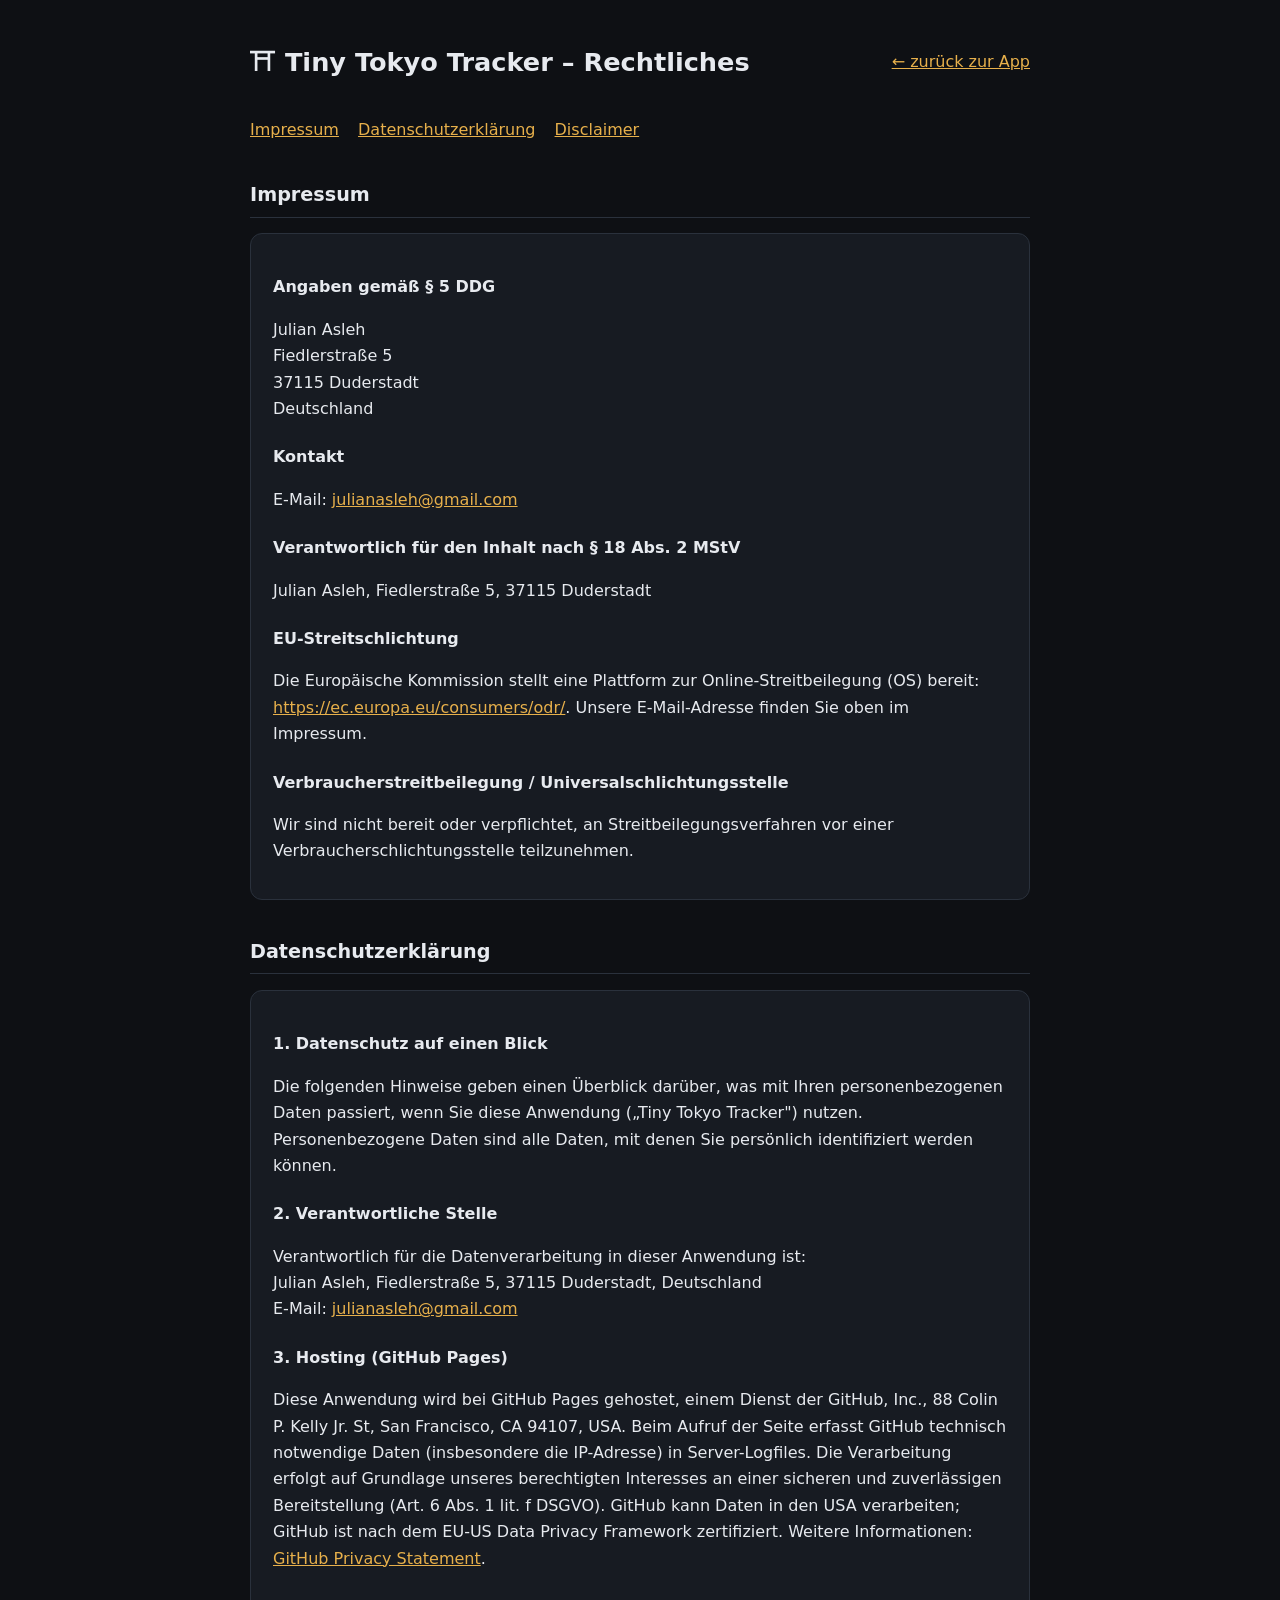
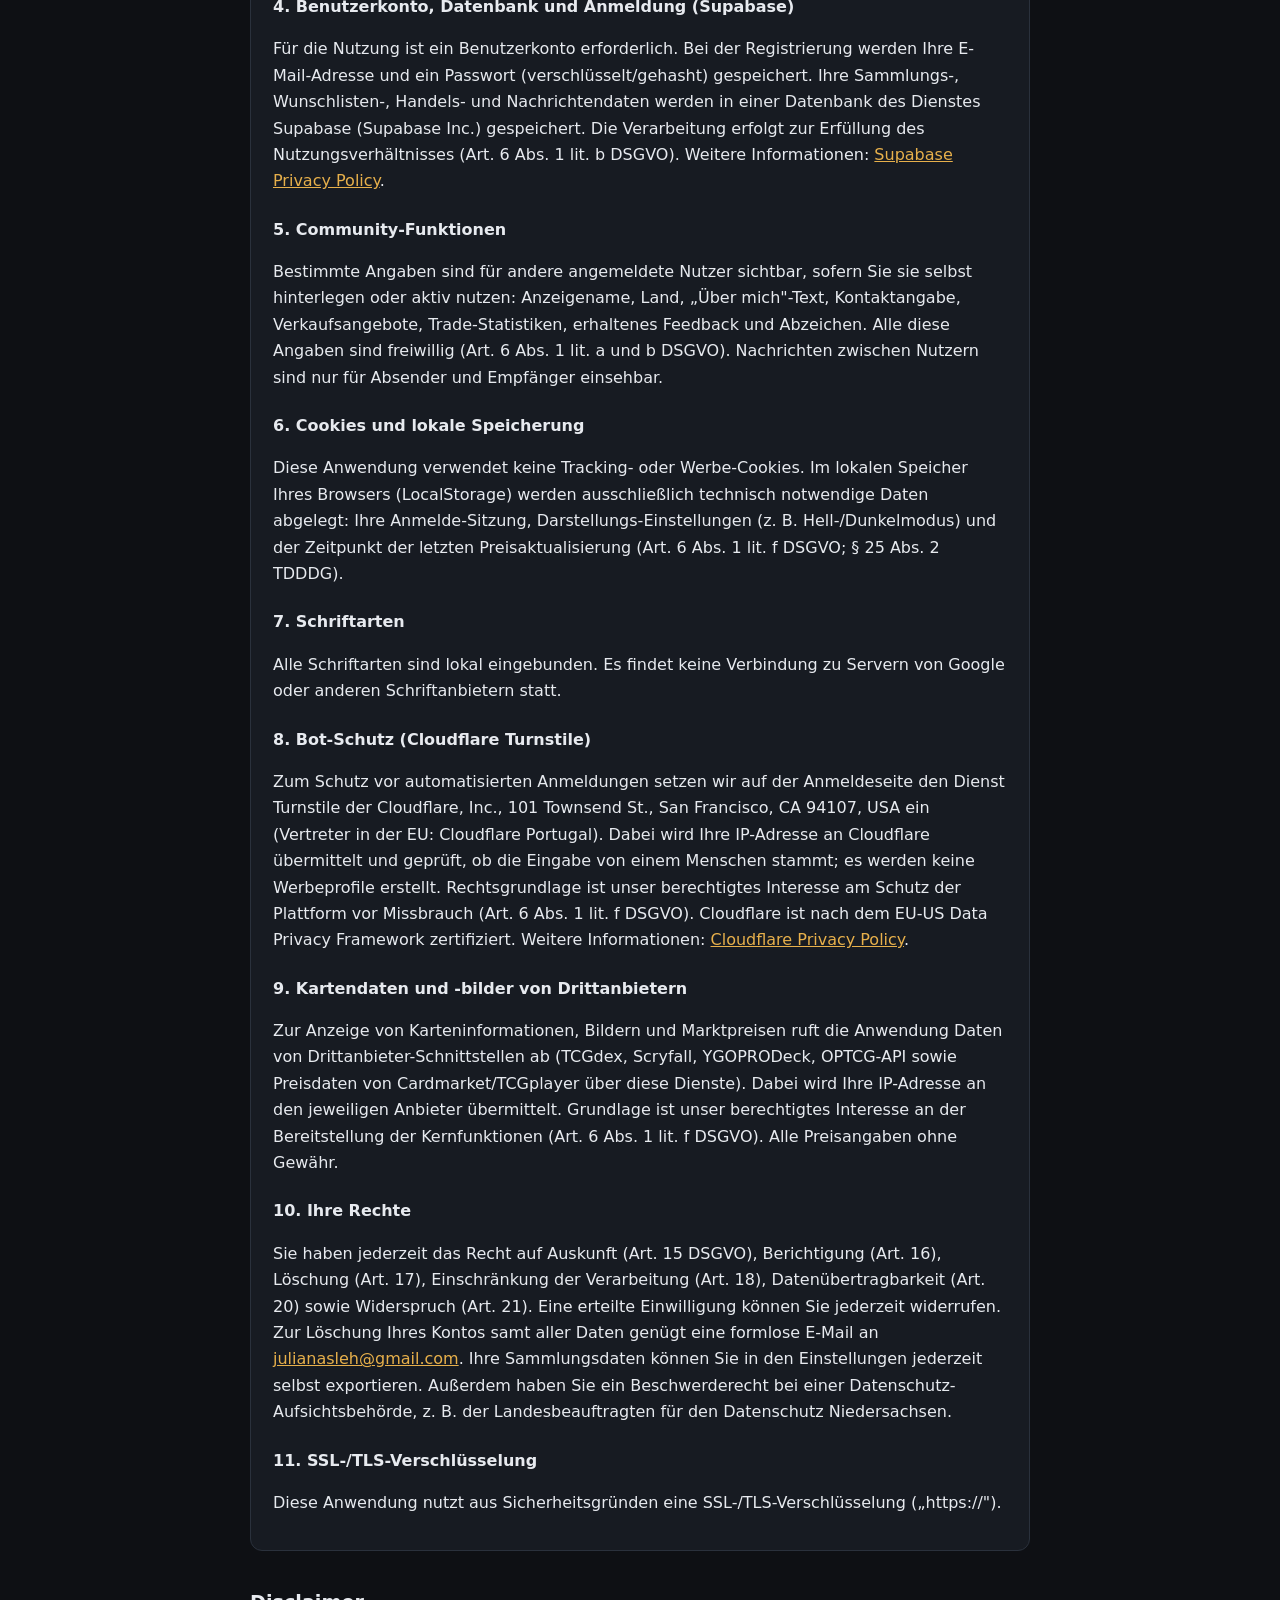
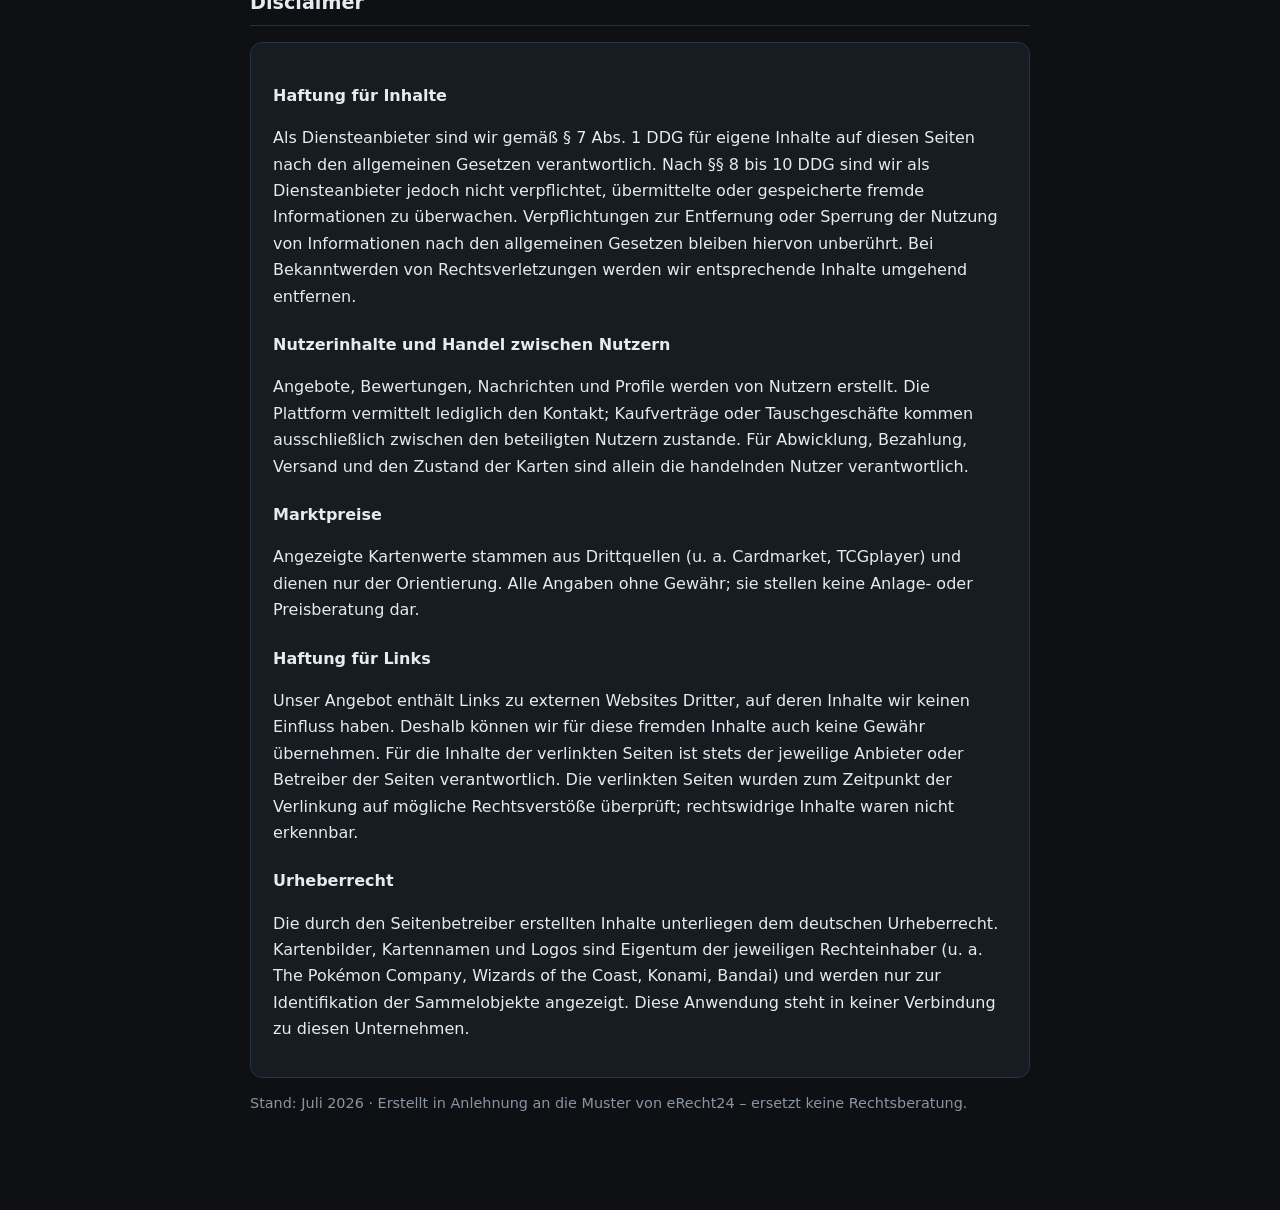
<file: legal.html>
<!DOCTYPE html>
<html lang="de">
<head>
<meta charset="UTF-8" />
<meta name="viewport" content="width=device-width, initial-scale=1.0" />
<title>Rechtliches – Tiny Tokyo Tracker</title>
<link rel="icon" href="icon-192.png" />
<style>
  :root { --bg:#0e1014; --surface:#171b22; --border:#2a313c; --text:#e7eaef; --muted:#8b94a3; --gold:#e7b04b; }
  * { box-sizing:border-box; }
  body { margin:0; background:var(--bg); color:var(--text); font-family:system-ui,-apple-system,'Segoe UI',sans-serif; line-height:1.65; }
  .wrap { max-width:820px; margin:0 auto; padding:24px 20px 80px; }
  a { color:var(--gold); }
  h1 { font-size:1.6rem; } h2 { font-size:1.2rem; margin-top:36px; border-bottom:1px solid var(--border); padding-bottom:6px; }
  h3 { font-size:1rem; margin-top:22px; }
  .card { background:var(--surface); border:1px solid var(--border); border-radius:12px; padding:18px 22px; margin:14px 0; }
  .muted { color:var(--muted); font-size:.9rem; }
  .top { display:flex; justify-content:space-between; align-items:center; gap:12px; flex-wrap:wrap; }
  .toc a { margin-right:14px; }
</style>
</head>
<body>
<div class="wrap">
  <div class="top">
    <h1>⛩ Tiny Tokyo Tracker – Rechtliches</h1>
    <a href="./">← zurück zur App</a>
  </div>
  <p class="toc"><a href="#impressum">Impressum</a> <a href="#datenschutz">Datenschutzerklärung</a> <a href="#disclaimer">Disclaimer</a></p>

  <h2 id="impressum">Impressum</h2>
  <div class="card">
    <h3>Angaben gemäß § 5 DDG</h3>
    <p>Julian Asleh<br />Fiedlerstraße 5<br />37115 Duderstadt<br />Deutschland</p>
    <h3>Kontakt</h3>
    <p>E-Mail: <a href="mailto:julianasleh@gmail.com">julianasleh@gmail.com</a></p>
    <h3>Verantwortlich für den Inhalt nach § 18 Abs. 2 MStV</h3>
    <p>Julian Asleh, Fiedlerstraße 5, 37115 Duderstadt</p>
    <h3>EU-Streitschlichtung</h3>
    <p>Die Europäische Kommission stellt eine Plattform zur Online-Streitbeilegung (OS) bereit:
       <a href="https://ec.europa.eu/consumers/odr/" target="_blank" rel="noopener">https://ec.europa.eu/consumers/odr/</a>.
       Unsere E-Mail-Adresse finden Sie oben im Impressum.</p>
    <h3>Verbraucherstreitbeilegung / Universalschlichtungsstelle</h3>
    <p>Wir sind nicht bereit oder verpflichtet, an Streitbeilegungsverfahren vor einer
       Verbraucherschlichtungsstelle teilzunehmen.</p>
  </div>

  <h2 id="datenschutz">Datenschutzerklärung</h2>
  <div class="card">
    <h3>1. Datenschutz auf einen Blick</h3>
    <p>Die folgenden Hinweise geben einen Überblick darüber, was mit Ihren personenbezogenen
       Daten passiert, wenn Sie diese Anwendung („Tiny Tokyo Tracker") nutzen. Personenbezogene
       Daten sind alle Daten, mit denen Sie persönlich identifiziert werden können.</p>

    <h3>2. Verantwortliche Stelle</h3>
    <p>Verantwortlich für die Datenverarbeitung in dieser Anwendung ist:<br />
       Julian Asleh, Fiedlerstraße 5, 37115 Duderstadt, Deutschland<br />
       E-Mail: <a href="mailto:julianasleh@gmail.com">julianasleh@gmail.com</a></p>

    <h3>3. Hosting (GitHub Pages)</h3>
    <p>Diese Anwendung wird bei GitHub Pages gehostet, einem Dienst der GitHub, Inc.,
       88 Colin P. Kelly Jr. St, San Francisco, CA 94107, USA. Beim Aufruf der Seite erfasst
       GitHub technisch notwendige Daten (insbesondere die IP-Adresse) in Server-Logfiles.
       Die Verarbeitung erfolgt auf Grundlage unseres berechtigten Interesses an einer sicheren
       und zuverlässigen Bereitstellung (Art. 6 Abs. 1 lit. f DSGVO). GitHub kann Daten in den
       USA verarbeiten; GitHub ist nach dem EU-US Data Privacy Framework zertifiziert.
       Weitere Informationen: <a href="https://docs.github.com/de/site-policy/privacy-policies/github-general-privacy-statement" target="_blank" rel="noopener">GitHub Privacy Statement</a>.</p>

    <h3>4. Benutzerkonto, Datenbank und Anmeldung (Supabase)</h3>
    <p>Für die Nutzung ist ein Benutzerkonto erforderlich. Bei der Registrierung werden Ihre
       E-Mail-Adresse und ein Passwort (verschlüsselt/gehasht) gespeichert. Ihre Sammlungs-,
       Wunschlisten-, Handels- und Nachrichtendaten werden in einer Datenbank des Dienstes
       Supabase (Supabase Inc.) gespeichert. Die Verarbeitung erfolgt zur Erfüllung des
       Nutzungsverhältnisses (Art. 6 Abs. 1 lit. b DSGVO). Weitere Informationen:
       <a href="https://supabase.com/privacy" target="_blank" rel="noopener">Supabase Privacy Policy</a>.</p>

    <h3>5. Community-Funktionen</h3>
    <p>Bestimmte Angaben sind für andere angemeldete Nutzer sichtbar, sofern Sie sie selbst
       hinterlegen oder aktiv nutzen: Anzeigename, Land, „Über mich"-Text, Kontaktangabe,
       Verkaufsangebote, Trade-Statistiken, erhaltenes Feedback und Abzeichen. Alle diese
       Angaben sind freiwillig (Art. 6 Abs. 1 lit. a und b DSGVO). Nachrichten zwischen Nutzern
       sind nur für Absender und Empfänger einsehbar.</p>

    <h3>6. Cookies und lokale Speicherung</h3>
    <p>Diese Anwendung verwendet keine Tracking- oder Werbe-Cookies. Im lokalen Speicher Ihres
       Browsers (LocalStorage) werden ausschließlich technisch notwendige Daten abgelegt:
       Ihre Anmelde-Sitzung, Darstellungs-Einstellungen (z. B. Hell-/Dunkelmodus) und der
       Zeitpunkt der letzten Preisaktualisierung (Art. 6 Abs. 1 lit. f DSGVO; § 25 Abs. 2 TDDDG).</p>

    <h3>7. Schriftarten</h3>
    <p>Alle Schriftarten sind lokal eingebunden. Es findet keine Verbindung zu Servern von
       Google oder anderen Schriftanbietern statt.</p>

    <h3>8. Bot-Schutz (Cloudflare Turnstile)</h3>
    <p>Zum Schutz vor automatisierten Anmeldungen setzen wir auf der Anmeldeseite den Dienst
       Turnstile der Cloudflare, Inc., 101 Townsend St., San Francisco, CA 94107, USA ein
       (Vertreter in der EU: Cloudflare Portugal). Dabei wird Ihre IP-Adresse an Cloudflare
       übermittelt und geprüft, ob die Eingabe von einem Menschen stammt; es werden keine
       Werbeprofile erstellt. Rechtsgrundlage ist unser berechtigtes Interesse am Schutz der
       Plattform vor Missbrauch (Art. 6 Abs. 1 lit. f DSGVO). Cloudflare ist nach dem EU-US
       Data Privacy Framework zertifiziert. Weitere Informationen:
       <a href="https://www.cloudflare.com/privacypolicy/" target="_blank" rel="noopener">Cloudflare Privacy Policy</a>.</p>

    <h3>9. Kartendaten und -bilder von Drittanbietern</h3>
    <p>Zur Anzeige von Karteninformationen, Bildern und Marktpreisen ruft die Anwendung Daten
       von Drittanbieter-Schnittstellen ab (TCGdex, Scryfall, YGOPRODeck, OPTCG-API sowie
       Preisdaten von Cardmarket/TCGplayer über diese Dienste). Dabei wird Ihre IP-Adresse an
       den jeweiligen Anbieter übermittelt. Grundlage ist unser berechtigtes Interesse an der
       Bereitstellung der Kernfunktionen (Art. 6 Abs. 1 lit. f DSGVO). Alle Preisangaben ohne Gewähr.</p>

    <h3>10. Ihre Rechte</h3>
    <p>Sie haben jederzeit das Recht auf Auskunft (Art. 15 DSGVO), Berichtigung (Art. 16),
       Löschung (Art. 17), Einschränkung der Verarbeitung (Art. 18), Datenübertragbarkeit
       (Art. 20) sowie Widerspruch (Art. 21). Eine erteilte Einwilligung können Sie jederzeit
       widerrufen. Zur Löschung Ihres Kontos samt aller Daten genügt eine formlose E-Mail an
       <a href="mailto:julianasleh@gmail.com">julianasleh@gmail.com</a>. Ihre Sammlungsdaten
       können Sie in den Einstellungen jederzeit selbst exportieren. Außerdem haben Sie ein
       Beschwerderecht bei einer Datenschutz-Aufsichtsbehörde, z. B. der Landesbeauftragten für
       den Datenschutz Niedersachsen.</p>

    <h3>11. SSL-/TLS-Verschlüsselung</h3>
    <p>Diese Anwendung nutzt aus Sicherheitsgründen eine SSL-/TLS-Verschlüsselung („https://").</p>
  </div>

  <h2 id="disclaimer">Disclaimer</h2>
  <div class="card">
    <h3>Haftung für Inhalte</h3>
    <p>Als Diensteanbieter sind wir gemäß § 7 Abs. 1 DDG für eigene Inhalte auf diesen Seiten
       nach den allgemeinen Gesetzen verantwortlich. Nach §§ 8 bis 10 DDG sind wir als
       Diensteanbieter jedoch nicht verpflichtet, übermittelte oder gespeicherte fremde
       Informationen zu überwachen. Verpflichtungen zur Entfernung oder Sperrung der Nutzung
       von Informationen nach den allgemeinen Gesetzen bleiben hiervon unberührt. Bei
       Bekanntwerden von Rechtsverletzungen werden wir entsprechende Inhalte umgehend entfernen.</p>
    <h3>Nutzerinhalte und Handel zwischen Nutzern</h3>
    <p>Angebote, Bewertungen, Nachrichten und Profile werden von Nutzern erstellt. Die Plattform
       vermittelt lediglich den Kontakt; Kaufverträge oder Tauschgeschäfte kommen ausschließlich
       zwischen den beteiligten Nutzern zustande. Für Abwicklung, Bezahlung, Versand und den
       Zustand der Karten sind allein die handelnden Nutzer verantwortlich.</p>
    <h3>Marktpreise</h3>
    <p>Angezeigte Kartenwerte stammen aus Drittquellen (u. a. Cardmarket, TCGplayer) und dienen
       nur der Orientierung. Alle Angaben ohne Gewähr; sie stellen keine Anlage- oder
       Preisberatung dar.</p>
    <h3>Haftung für Links</h3>
    <p>Unser Angebot enthält Links zu externen Websites Dritter, auf deren Inhalte wir keinen
       Einfluss haben. Deshalb können wir für diese fremden Inhalte auch keine Gewähr
       übernehmen. Für die Inhalte der verlinkten Seiten ist stets der jeweilige Anbieter oder
       Betreiber der Seiten verantwortlich. Die verlinkten Seiten wurden zum Zeitpunkt der
       Verlinkung auf mögliche Rechtsverstöße überprüft; rechtswidrige Inhalte waren nicht
       erkennbar.</p>
    <h3>Urheberrecht</h3>
    <p>Die durch den Seitenbetreiber erstellten Inhalte unterliegen dem deutschen Urheberrecht.
       Kartenbilder, Kartennamen und Logos sind Eigentum der jeweiligen Rechteinhaber
       (u. a. The Pokémon Company, Wizards of the Coast, Konami, Bandai) und werden nur zur
       Identifikation der Sammelobjekte angezeigt. Diese Anwendung steht in keiner Verbindung
       zu diesen Unternehmen.</p>
  </div>
  <p class="muted">Stand: Juli 2026 · Erstellt in Anlehnung an die Muster von eRecht24 – ersetzt keine Rechtsberatung.</p>
</div>
</body>
</html>
</file>
<file: app.css>
/* Schriften lokal gehostet (DSGVO: keine Verbindung zu Google-Servern) */
  @font-face { font-family:'Inter'; font-style:normal; font-weight:400; font-display:swap; src:url('lib/fonts/inter-latin-400-normal.woff2') format('woff2'); }
  @font-face { font-family:'Inter'; font-style:normal; font-weight:500; font-display:swap; src:url('lib/fonts/inter-latin-500-normal.woff2') format('woff2'); }
  @font-face { font-family:'Inter'; font-style:normal; font-weight:600; font-display:swap; src:url('lib/fonts/inter-latin-600-normal.woff2') format('woff2'); }
  @font-face { font-family:'Inter'; font-style:normal; font-weight:700; font-display:swap; src:url('lib/fonts/inter-latin-700-normal.woff2') format('woff2'); }
  @font-face { font-family:'Space Grotesk'; font-style:normal; font-weight:500; font-display:swap; src:url('lib/fonts/space-grotesk-latin-500-normal.woff2') format('woff2'); }
  @font-face { font-family:'Space Grotesk'; font-style:normal; font-weight:600; font-display:swap; src:url('lib/fonts/space-grotesk-latin-600-normal.woff2') format('woff2'); }
  @font-face { font-family:'Space Grotesk'; font-style:normal; font-weight:700; font-display:swap; src:url('lib/fonts/space-grotesk-latin-700-normal.woff2') format('woff2'); }
  :root {
    color-scheme: dark;
    /* Neutrale Flächen (Dark = Standard) */
    --bg:#0b0d13; --surface:#14181f; --surface-2:#1b202b; --surface-3:#232a38;
    --border:#272e3b; --border-strong:#38414f;
    --text:#eaedf3; --muted:#95a1b4;
    /* Primär-Akzent (interaktiv) + Wert-/Preisfarbe */
    --accent:#6e7cff; --accent-2:#8a7bff; --accent-hover:#5a68f5;
    --accent-weak:rgba(110,124,255,.15); --on-accent:#ffffff;
    --gold:#f2b85a; --gold-weak:rgba(242,184,90,.14);
    --pos:#37d399; --neg:#f2647b;
    /* TCG-Akzente */
    --pokemon:#ffcb05; --magic:#7f9cf5; --yugioh:#c07be0; --onepiece:#f2566e; --lorcana:#2bc4c4;
    /* Form */
    --radius:14px; --r-xs:8px; --r-sm:10px; --r:14px; --r-lg:18px;
    --shadow-sm:0 1px 2px rgba(0,0,0,.35), 0 1px 1px rgba(0,0,0,.25);
    --shadow:0 8px 24px -10px rgba(0,0,0,.55);
    --shadow-lg:0 24px 60px -18px rgba(0,0,0,.65);
    --ring:0 0 0 3px rgba(110,124,255,.35);
    --trans:.16s cubic-bezier(.4,0,.2,1);
  }
  [data-theme="light"] {
    color-scheme: light;
    --bg:#f5f7fb; --surface:#ffffff; --surface-2:#f0f3f9; --surface-3:#e7ecf5;
    --border:#e3e8f0; --border-strong:#d3dae6;
    --text:#141922; --muted:#5d6b7f;
    --accent-weak:rgba(110,124,255,.12); --gold:#c98a1f; --gold-weak:rgba(201,138,31,.12);
    --shadow-sm:0 1px 2px rgba(20,30,60,.08);
    --shadow:0 10px 30px -12px rgba(20,30,60,.18);
    --shadow-lg:0 28px 64px -20px rgba(20,30,60,.28);
    --ring:0 0 0 3px rgba(110,124,255,.28);
  }
  * { box-sizing:border-box; }
  body { margin:0; background:var(--bg); color:var(--text); font-family:'Inter',system-ui,sans-serif; line-height:1.55; -webkit-font-smoothing:antialiased; text-rendering:optimizeLegibility; }
  .wrap { max-width:1200px; margin:0 auto; padding:20px 22px 90px; }
  a { color:var(--accent); text-decoration:none; } a:hover { text-decoration:underline; }
  h1,h2,h3 { letter-spacing:-.02em; }
  ::selection { background:var(--accent-weak); }

  /* Einstellungs-Controls (Theme/Farbe) */
  .appearance { display:flex; align-items:center; gap:10px; }
  .theme-toggle { background:var(--surface-2); border:1px solid var(--border); color:var(--text); border-radius:var(--r-sm); padding:7px 13px; font-size:.95rem; line-height:1; transition:var(--trans); }
  .theme-toggle:hover { border-color:var(--accent); color:var(--accent); }
  .swatches { display:flex; gap:6px; }
  .swatch { width:20px; height:20px; border-radius:50%; border:2px solid var(--border); padding:0; cursor:pointer; transition:var(--trans); }
  .swatch:hover { transform:scale(1.1); }
  .swatch.active { border-color:var(--text); transform:scale(1.15); box-shadow:var(--ring); }
  .set-line { display:flex; align-items:center; gap:10px; }
  .set-lbl { color:var(--muted); font-size:.85rem; }
  .brand-logo { vertical-align:-3px; margin-right:7px; color:var(--accent); }

  /* Kopf + Navigation */
  .topbar { position:sticky; top:0; z-index:100; display:flex; align-items:center; justify-content:space-between; gap:16px; padding:12px 0 14px; margin-bottom:24px; border-bottom:1px solid var(--border); background:color-mix(in srgb, var(--bg) 86%, transparent); backdrop-filter:saturate(140%) blur(12px); flex-wrap:wrap; }
  .brand { font-family:'Space Grotesk',sans-serif; font-weight:700; font-size:1.45rem; letter-spacing:-.03em; }
  .brand span { color:var(--accent); }
  nav { display:flex; gap:4px; }
  nav a { color:var(--muted); font-weight:600; padding:9px 15px; border-radius:var(--r-sm); font-size:.92rem; transition:var(--trans); }
  nav a:hover { color:var(--text); background:var(--surface-2); text-decoration:none; }
  nav a.active { background:var(--accent-weak); color:var(--accent); }
  nav a .count { color:var(--gold); font-weight:700; }
  nav a.active .count { color:var(--accent); }
  .subnav { display:flex; gap:6px; margin:-12px 0 20px; }
  .subnav a { color:var(--muted); font-weight:600; padding:7px 13px; border-radius:var(--r-sm); font-size:.85rem; border:1px solid var(--border); background:var(--surface); transition:var(--trans); }
  .subnav a:hover { border-color:var(--accent); color:var(--text); text-decoration:none; }
  .subnav a.active { color:var(--on-accent); background:var(--accent); border-color:var(--accent); }
  .subnav a.active .count { color:var(--on-accent); }
  .subnav a .count { color:var(--gold); }
  @media (max-width:760px) { .subnav { overflow-x:auto; -webkit-overflow-scrolling:touch; scrollbar-width:none; } .subnav::-webkit-scrollbar { display:none; } .subnav a { flex-shrink:0; } }

  /* Formular-Elemente */
  select, input, button { font:inherit; color:var(--text); }
  select, input[type="text"], input[type="number"] { background:var(--surface); border:1px solid var(--border); border-radius:var(--r-sm); padding:11px 14px; outline:none; transition:var(--trans); }
  select:disabled, option:disabled { opacity:.4; }
  select:focus, input[type="text"]:focus, input[type="number"]:focus, textarea:focus { border-color:var(--accent); box-shadow:var(--ring); }
  button { background:var(--accent); color:var(--on-accent); border:none; border-radius:var(--r-sm); padding:11px 20px; font-weight:600; cursor:pointer; transition:var(--trans); box-shadow:var(--shadow-sm); }
  button:hover { background:var(--accent-hover); transform:translateY(-1px); }
  button:active { transform:translateY(0); }
  button:focus-visible { box-shadow:var(--ring); }
  button.ghost { background:transparent; color:var(--muted); border:1px solid var(--border); box-shadow:none; }
  button.ghost:hover { color:var(--accent); border-color:var(--accent); background:var(--accent-weak); transform:none; }
  button.chip { background:var(--surface); color:var(--muted); border:1px solid var(--border); padding:8px 14px; font-size:.85rem; font-weight:600; box-shadow:none; border-radius:999px; }
  button.chip:hover { color:var(--text); border-color:var(--border-strong); background:var(--surface-2); transform:none; }
  button.chip.active { background:var(--accent); color:var(--on-accent); border-color:var(--accent); }

  .row { display:flex; gap:10px; flex-wrap:wrap; align-items:center; }
  .search-bar { margin-bottom:8px; }
  .search-bar input[type="text"] { flex:1; min-width:180px; }
  .hint { color:var(--muted); font-size:.85rem; }
  .ac-wrap { position:relative; flex:1; min-width:180px; }
  .ac-wrap input { width:100%; }
  .ac-list { position:absolute; top:calc(100% + 6px); left:0; right:0; background:var(--surface); border:1px solid var(--border); border-radius:var(--r); max-height:340px; overflow:auto; z-index:30; display:none; box-shadow:var(--shadow-lg); }
  .ac-list.open { display:block; }
  .ac-row { padding:9px 12px; border-bottom:1px solid var(--border); }
  .ac-row:last-child { border-bottom:none; }
  .ac-label { font-size:.72rem; color:var(--muted); margin-bottom:5px; }
  .ac-chips { display:flex; flex-wrap:wrap; gap:5px; }
  .ac-chip { cursor:pointer; font-size:.82rem; padding:4px 10px; border:1px solid var(--border); border-radius:999px; background:var(--surface-2); white-space:nowrap; transition:var(--trans); }
  .ac-chip:hover { background:var(--accent-weak); color:var(--accent); border-color:var(--accent); }
  .ac-chip .fl { margin-right:5px; }
  .ac-simple { cursor:pointer; padding:10px 12px; border-bottom:1px solid var(--border); font-size:.88rem; transition:var(--trans); }
  .ac-simple:last-child { border-bottom:none; }
  .ac-simple:hover { background:var(--accent-weak); color:var(--accent); }
  .ac-empty { padding:10px 12px; color:var(--muted); font-size:.82rem; }
  .filterbar { margin:18px 0 16px; padding:14px 16px; background:var(--surface); border:1px solid var(--border); border-radius:var(--r); box-shadow:var(--shadow-sm); }
  .filterbar label { font-size:.78rem; color:var(--muted); margin-right:6px; }
  .view { display:none; }
  .view.active { display:block; animation:viewin .22s ease; }
  @keyframes viewin { from { opacity:0; transform:translateY(6px); } }

  /* Kachelansicht */
  .grid { display:grid; grid-template-columns:repeat(auto-fill,minmax(172px,1fr)); gap:16px; }
  .card { background:var(--surface); border:1px solid var(--border); border-radius:var(--r-lg); overflow:hidden; display:flex; flex-direction:column; position:relative; box-shadow:var(--shadow-sm); transition:transform var(--trans), box-shadow var(--trans), border-color var(--trans); }
  .card:hover { transform:translateY(-4px); box-shadow:var(--shadow-lg); border-color:var(--border-strong); }
  .card img { width:100%; aspect-ratio:5/7; object-fit:contain; background:#0a0c10; }
  .card .ph { aspect-ratio:5/7; background:#0a0c10; display:flex; align-items:center; justify-content:center; color:var(--muted); font-size:.75rem; }
  .card .meta { padding:12px 13px 13px; display:flex; flex-direction:column; gap:3px; flex:1; }
  .card .name { font-weight:600; font-size:.88rem; line-height:1.3; }
  .card .set { color:var(--muted); font-size:.72rem; }
  .card .ref { color:var(--muted); font-size:.72rem; font-variant-numeric:tabular-nums; }
  .card .ref b { color:var(--gold); font-weight:700; }
  .card .extra { color:var(--muted); font-size:.7rem; }
  .card .rarity { font-size:.7rem; color:var(--muted); }
  .card .price { color:var(--gold); font-weight:800; font-size:1rem; margin-top:auto; padding-top:8px; font-variant-numeric:tabular-nums; }
  .card .price small { color:var(--muted); font-weight:400; }
  .card .subprice { color:var(--muted); font-size:.68rem; }
  .cm-link { display:inline-block; color:var(--accent); font-size:.72rem; text-decoration:none; margin-top:2px; }
  .cm-link:hover { text-decoration:underline; }
  table.list .cm-link { font-size:.74rem; }
  .card .price.none { color:var(--muted); font-weight:500; font-size:.8rem; }
  .tag { position:absolute; top:9px; left:9px; font-size:.6rem; font-weight:800; text-transform:uppercase; letter-spacing:.05em; padding:4px 8px; border-radius:999px; color:#15110a; background:var(--gold); box-shadow:var(--shadow-sm); }
  .tag.pokemon{background:var(--pokemon);} .tag.magic{background:var(--magic);color:#fff;}
  .tag.yugioh{background:var(--yugioh);color:#fff;} .tag.onepiece{background:var(--onepiece);color:#fff;}
  .card .add { background:var(--surface-2); color:var(--text); border-top:1px solid var(--border); border-radius:0; padding:11px; font-size:.8rem; font-weight:600; box-shadow:none; }
  .card .add:hover { background:var(--accent); color:var(--on-accent); transform:none; }
  .card img[data-act="detail"], .lname[data-act="detail"] { cursor:zoom-in; }
  .card-actions { display:flex; border-top:1px solid var(--border); }
  .card-actions .add { flex:1; border-top:none; }
  .card-actions .wish { background:var(--surface-2); color:var(--gold); border-radius:0; border-left:1px solid var(--border); padding:11px 13px; font-size:1rem; line-height:1; box-shadow:none; }
  .card-actions .wish:hover { background:var(--accent); color:var(--on-accent); transform:none; }
  .lwish { color:var(--gold); }
  .lwish:hover { background:var(--accent); color:var(--on-accent); border-color:var(--accent); }
  .wtocoll { background:transparent; border:1px solid var(--border); color:var(--muted); padding:6px 11px; font-size:.74rem; border-radius:999px; white-space:nowrap; box-shadow:none; font-weight:600; }
  .wtocoll:hover { border-color:var(--accent); color:var(--accent); background:var(--accent-weak); transform:none; }

  /* Listenansicht */
  table.list { width:100%; border-collapse:separate; border-spacing:0; }
  table.list th { text-align:left; font-size:.7rem; text-transform:uppercase; letter-spacing:.07em; color:var(--muted); padding:10px 12px; border-bottom:1px solid var(--border); }
  table.list th.num, table.list td.num { text-align:right; font-variant-numeric:tabular-nums; }
  table.list td { padding:9px 12px; border-bottom:1px solid var(--border); font-size:.86rem; vertical-align:middle; }
  table.list tr { transition:var(--trans); }
  table.list tbody tr:hover td, table.list tr:hover td { background:var(--surface-2); }
  .lcode { display:inline-block; min-width:40px; text-align:center; font-size:.6rem; font-weight:800; padding:4px 6px; border-radius:6px; background:var(--surface-3); border:1px solid var(--border); color:var(--muted); margin-right:9px; }
  .lname { font-weight:600; }
  .lsub { color:var(--muted); font-size:.74rem; }
  .lprice { color:var(--gold); font-weight:800; }
  .ladd { background:transparent; border:1px solid var(--border); color:var(--muted); padding:6px 11px; font-size:.78rem; box-shadow:none; }
  .ladd:hover { background:var(--accent); color:var(--on-accent); border-color:var(--accent); transform:none; }

  /* Hero / Kennzahlen */
  .hero { display:flex; flex-wrap:wrap; align-items:flex-end; justify-content:space-between; gap:18px; background:linear-gradient(135deg, var(--surface), var(--surface-2)); border:1px solid var(--border); border-radius:var(--r-lg); padding:24px 26px; margin-bottom:16px; box-shadow:var(--shadow); }
  .hero .label { font-size:.72rem; text-transform:uppercase; letter-spacing:.14em; color:var(--muted); }
  .hero .value { font-family:'Space Grotesk',sans-serif; font-weight:700; font-size:2.6rem; color:var(--gold); line-height:1; margin-top:6px; letter-spacing:-.02em; font-variant-numeric:tabular-nums; }
  .hero .breakdown { font-size:.82rem; color:var(--muted); margin-top:10px; }
  .hero .actions { display:flex; gap:8px; flex-wrap:wrap; }

  /* Chart */
  .chart-box { background:var(--surface); border:1px solid var(--border); border-radius:var(--r-lg); padding:18px 20px; margin-bottom:18px; box-shadow:var(--shadow-sm); }
  .chart-head { display:flex; justify-content:space-between; align-items:center; gap:12px; flex-wrap:wrap; margin-bottom:8px; }
  .chart-head h3 { margin:0; font-family:'Space Grotesk',sans-serif; font-size:1.02rem; font-weight:600; }
  .chart-info { font-size:.82rem; color:var(--muted); margin-top:10px; line-height:1.6; }
  .chart-info b { color:var(--text); }
  .chart-info .up { color:var(--pos); } .chart-info .down { color:var(--neg); }
  svg.chart { width:100%; height:200px; display:block; }

  /* Listen-Item (Sammlung/Community/Gesuche) */
  .collection-item { display:flex; gap:13px; align-items:center; background:var(--surface); border:1px solid var(--border); border-radius:var(--r); padding:11px 14px; margin-bottom:9px; box-shadow:var(--shadow-sm); transition:border-color var(--trans), transform var(--trans); }
  .collection-item:hover { border-color:var(--border-strong); transform:translateY(-1px); }
  .collection-item img { width:42px; height:58px; object-fit:contain; border-radius:6px; background:#0a0c10; flex-shrink:0; }
  .ci-main { min-width:0; }
  .ci-name { font-weight:600; font-size:.92rem; }
  .ci-sub { color:var(--muted); font-size:.76rem; }
  .ci-sub b { color:var(--text); font-weight:600; }
  .ci-spacer { flex:1; }
  .ci-prices { text-align:right; min-width:120px; }
  .qty { display:flex; align-items:center; gap:6px; }
  .qty button { background:var(--surface-2); color:var(--text); padding:3px 11px; border:1px solid var(--border); font-weight:700; box-shadow:none; }
  .qty button:hover { background:var(--accent); color:var(--on-accent); transform:none; }
  .ci-price { color:var(--gold); font-weight:800; cursor:pointer; border-bottom:1px dashed transparent; font-variant-numeric:tabular-nums; }
  .ci-price:hover { border-bottom-color:var(--gold); }
  .ci-price input { width:74px; text-align:right; padding:3px 6px; }
  .ci-subprice { color:var(--muted); font-size:.68rem; }
  .ci-del { background:transparent; color:var(--muted); padding:5px 9px; box-shadow:none; }
  .ci-del:hover { color:var(--neg); background:transparent; transform:none; }
  .ci-edit { background:transparent; color:var(--muted); padding:5px 7px; box-shadow:none; }
  .ci-edit:hover { color:var(--accent); background:transparent; transform:none; }
  .pl { font-size:.7rem; font-weight:700; margin-top:3px; }
  .pl.up { color:var(--pos); } .pl.down { color:var(--neg); } .pl.flat { color:var(--muted); }
  .badge-sold { font-size:.6rem; font-weight:800; text-transform:uppercase; letter-spacing:.05em; background:var(--surface-3); border:1px solid var(--border); color:var(--gold); padding:3px 7px; border-radius:999px; margin-left:6px; }
  .badge-target { font-size:.6rem; font-weight:800; text-transform:uppercase; letter-spacing:.05em; background:rgba(55,211,153,.14); border:1px solid rgba(55,211,153,.4); color:var(--pos); padding:3px 7px; border-radius:999px; margin-left:6px; white-space:nowrap; }
  .collection-item.target-hit { border-color:rgba(55,211,153,.5); box-shadow:0 0 0 1px rgba(55,211,153,.25); }
  .wtarget { cursor:pointer; border-bottom:1px dashed transparent; }
  .wtarget:hover { color:var(--gold); border-bottom-color:var(--gold); }
  .wtarget input { width:84px; text-align:right; padding:3px 6px; }

  .empty { color:var(--muted); text-align:center; padding:44px 24px; border:1px dashed var(--border); border-radius:var(--r); background:var(--surface); }
  .an-grid { display:grid; grid-template-columns:repeat(auto-fit,minmax(158px,1fr)); gap:14px; margin-bottom:18px; }
  .stat { background:var(--surface); border:1px solid var(--border); border-radius:var(--r); padding:16px 18px; box-shadow:var(--shadow-sm); transition:var(--trans); }
  .stat:hover { border-color:var(--border-strong); transform:translateY(-2px); }
  .stat .k { font-size:.7rem; text-transform:uppercase; letter-spacing:.08em; color:var(--muted); }
  .stat .v { font-family:'Space Grotesk',sans-serif; font-size:1.5rem; font-weight:700; margin-top:5px; letter-spacing:-.02em; font-variant-numeric:tabular-nums; }
  .stat .v.up{color:var(--pos);} .stat .v.down{color:var(--neg);}
  .stat .sub { font-size:.72rem; color:var(--muted); margin-top:3px; }
  .an-card { background:var(--surface); border:1px solid var(--border); border-radius:var(--r-lg); padding:20px 22px; margin-bottom:16px; box-shadow:var(--shadow-sm); }
  .an-card h3 { margin:0 0 14px; font-family:'Space Grotesk',sans-serif; font-size:1.05rem; }
  .bar-row { display:flex; align-items:center; gap:10px; margin-bottom:9px; font-size:.84rem; }
  .bar-row .lab { width:130px; flex-shrink:0; color:var(--text); white-space:nowrap; overflow:hidden; text-overflow:ellipsis; }
  .bar-track { flex:1; background:var(--surface-2); border-radius:999px; height:14px; overflow:hidden; }
  .bar-fill { height:100%; background:linear-gradient(90deg, var(--accent), var(--accent-2)); border-radius:999px; }
  .bar-val { width:96px; text-align:right; flex-shrink:0; color:var(--gold); font-variant-numeric:tabular-nums; font-weight:600; }
  .top-row { display:flex; align-items:center; gap:11px; padding:8px 0; border-bottom:1px solid var(--border); font-size:.88rem; }
  .top-row:last-child{border-bottom:none;}
  .top-row img { width:32px; height:44px; object-fit:contain; background:#0a0c10; border-radius:5px; }
  .top-row .rank { color:var(--muted); width:20px; text-align:right; font-weight:700; }
  .top-row .nm { flex:1; min-width:0; }
  .top-row .nm small{color:var(--muted);}
  .top-row .vl { color:var(--gold); font-weight:700; }
  .mv-cols { display:grid; grid-template-columns:1fr 1fr; gap:18px; }
  .quest-row { display:grid; grid-template-columns:minmax(170px,250px) 1fr 135px; gap:12px; align-items:center; margin-bottom:9px; font-size:.86rem; }
  .quest-row .bar-track { width:100%; }
  .quest-val { text-align:right; white-space:nowrap; font-variant-numeric:tabular-nums; }
  @media (max-width:560px) { .quest-row { grid-template-columns:minmax(0,1fr) 110px; } .quest-row .bar-track { grid-column:1 / -1; grid-row:2; } }
  #db-stats { display:flex; flex-wrap:wrap; background:var(--surface); border:1px solid var(--border); border-radius:var(--r); padding:4px 0; margin-bottom:14px; gap:0; box-shadow:var(--shadow-sm); }
  #db-stats .stat { background:transparent; border:none; border-radius:0; border-right:1px solid var(--border); flex:1 1 0; min-width:150px; padding:12px 18px; box-shadow:none; }
  #db-stats .stat:hover { transform:none; }
  #db-stats .stat:last-child { border-right:none; }
  #db-stats .stat .v { font-size:1.3rem; margin-top:2px; }
  @media(max-width:560px){ .mv-cols{grid-template-columns:1fr;} }
  .mv-row { display:flex; align-items:center; gap:8px; padding:6px 0; border-bottom:1px solid var(--border); font-size:.84rem; }
  .mv-row:last-child{border-bottom:none;}
  .mv-row .nm{flex:1;min-width:0;white-space:nowrap;overflow:hidden;text-overflow:ellipsis;}
  .mv-pct{font-weight:700;} .mv-pct.up{color:var(--pos);} .mv-pct.down{color:var(--neg);}

  /* Modal */
  .modal-bg { position:fixed; inset:0; background:rgba(6,8,14,.66); display:none; align-items:center; justify-content:center; z-index:200; padding:16px; backdrop-filter:blur(4px); }
  .modal-bg.open { display:flex; animation:viewin .18s ease; }
  .modal { background:var(--surface); border:1px solid var(--border); border-radius:var(--r-lg); padding:22px 24px; width:100%; max-width:440px; max-height:92vh; overflow-y:auto; -webkit-overflow-scrolling:touch; box-shadow:var(--shadow-lg); }
  .modal h3 { margin:0 0 4px; font-family:'Space Grotesk',sans-serif; font-size:1.1rem; }
  .modal .msub { color:var(--muted); font-size:.82rem; margin-bottom:16px; }
  .modal .field { margin-bottom:13px; }
  .modal .field label { display:block; font-size:.76rem; color:var(--muted); margin-bottom:5px; }
  .modal .field select, .modal .field input { width:100%; }
  .modal .mprice { background:var(--surface-2); border:1px solid var(--border); border-radius:var(--r-sm); padding:12px 14px; margin-bottom:14px; }
  .modal .mprice .big { color:var(--gold); font-weight:800; font-size:1.25rem; }
  .modal .mprice .sub { color:var(--muted); font-size:.76rem; }
  .modal .mrow { display:flex; gap:10px; }
  .modal .mrow .field { flex:1; }
  .modal .mactions { display:flex; gap:10px; justify-content:flex-end; margin-top:6px; }
  .modal .mactions .ghost { flex:0 0 auto; }
  .flag { font-size:.95em; margin-right:3px; }
  .gchip { display:inline-block; background:var(--surface-2); border:1px solid var(--border); border-radius:999px; padding:5px 11px; margin:3px 4px 0 0; font-size:.74rem; cursor:pointer; transition:var(--trans); }
  .gchip:hover { border-color:var(--accent); color:var(--accent); }
  .gchip b { color:var(--gold); }
  .gcompany { display:inline-block; min-width:34px; text-align:center; font-size:.62rem; font-weight:800; padding:3px 7px; border-radius:6px; background:var(--surface-3); color:var(--text); margin-right:8px; }
  .gcompany.PSA{background:#b3122b;color:#fff;} .gcompany.BGS{background:#1d3b6e;color:#fff;}
  .gcompany.CGC{background:#0b7a5e;color:#fff;} .gcompany.SGC{background:#3a3a3a;color:#fff;}
  .info-card { background:var(--surface); border:1px solid var(--border); border-radius:var(--r-lg); padding:24px 26px; margin-bottom:16px; overflow-x:auto; box-shadow:var(--shadow-sm); }
  .info-card h3 { font-family:'Space Grotesk',sans-serif; margin:0 0 12px; font-size:1.08rem; }
  .info-card p, .info-card li { color:var(--text); font-size:.92rem; }
  .info-card ol, .info-card ul { padding-left:20px; margin:8px 0; }
  .info-card li { margin:6px 0; }
  .info-card code { background:var(--surface-2); border:1px solid var(--border); border-radius:6px; padding:2px 7px; font-size:.86rem; color:var(--accent); }
  .info-card .pill { display:inline-block; background:var(--surface-2); border:1px solid var(--border); border-radius:999px; padding:3px 10px; font-size:.78rem; margin:2px 4px 2px 0; }
  .info-card table { width:100%; border-collapse:collapse; margin-top:8px; }
  .info-card th, .info-card td { text-align:left; padding:7px 9px; border-bottom:1px solid var(--border); font-size:.86rem; }
  .info-card th { color:var(--muted); font-weight:600; }
  @media (max-width:560px){ .ci-sub .long{display:none;} table.list .hide-sm{display:none;} }
  /* Detailansicht */
  .detail-modal { max-width:900px; width:94%; position:relative; }
  .detail-close { position:absolute; top:12px; right:14px; background:transparent; color:var(--muted); font-size:1.1rem; padding:5px 9px; box-shadow:none; }
  .detail-close:hover { color:var(--text); background:var(--surface-2); transform:none; }
  .detail-grid { display:flex; gap:22px; }
  @media(max-width:520px){ .detail-grid{ flex-direction:column; } }
  .detail-img img { width:210px; max-width:40vw; border-radius:var(--r); background:#0a0c10; box-shadow:var(--shadow); }
  .detail-info { flex:1; min-width:0; }
  .detail-info h3 { margin:0 0 4px; font-family:'Space Grotesk',sans-serif; }
  .detail-extra { color:var(--muted); font-size:.85rem; margin:8px 0; }
  .detail-price { font-size:1.4rem; font-weight:800; color:var(--gold); margin:10px 0 2px; font-family:'Space Grotesk',sans-serif; }
  .detail-sparkline { margin:14px 0 6px; }
  .detail-sparkline .lbl { font-size:.72rem; color:var(--muted); text-transform:uppercase; letter-spacing:.06em; margin-bottom:4px; }
  /* Versiegelte Ware */
  .sealed-search { background:var(--surface); border:1px solid var(--border); border-radius:var(--r-lg); padding:18px 20px; margin-bottom:18px; box-shadow:var(--shadow-sm); }
  .sealed-h { font-family:'Space Grotesk',sans-serif; margin:4px 0 12px; }
  .set-results { display:flex; flex-direction:column; gap:8px; margin-top:10px; max-height:460px; overflow:auto; padding-right:4px; }
  .set-row { display:flex; align-items:center; gap:13px; background:var(--surface-2); border:1px solid var(--border); border-radius:var(--r); padding:10px 13px; transition:var(--trans); }
  .set-row:hover { border-color:var(--border-strong); }
  .set-row img { width:56px; height:34px; object-fit:contain; flex-shrink:0; }
  .set-row .sx { flex:1; min-width:0; }
  .set-row .sn { font-weight:600; font-size:.92rem; white-space:nowrap; overflow:hidden; text-overflow:ellipsis; }
  .set-row .sd { font-size:.74rem; color:var(--muted); }
  .set-row button { background:transparent; border:1px solid var(--border); color:var(--accent); border-radius:999px; padding:7px 14px; font-size:.8rem; white-space:nowrap; flex-shrink:0; box-shadow:none; }
  .set-row button:hover { background:var(--accent); color:var(--on-accent); border-color:var(--accent); transform:none; }
  .set-count { font-size:.78rem; color:var(--muted); margin:10px 0 0; }
  .sp-type { font-size:.62rem; font-weight:800; text-transform:uppercase; letter-spacing:.04em; color:var(--accent); border:1px solid var(--border); border-radius:6px; padding:2px 7px; margin-left:6px; }

  #toasts { position:fixed; right:16px; bottom:16px; z-index:300; display:flex; flex-direction:column; gap:8px; }
  .toast { background:var(--surface); border:1px solid var(--border); border-left:3px solid var(--accent); color:var(--text); padding:12px 16px; border-radius:var(--r); box-shadow:var(--shadow-lg); display:flex; gap:12px; align-items:center; font-size:.9rem; max-width:340px; animation:toastin .2s ease; }
  @keyframes toastin { from { transform:translateY(10px); opacity:0; } }
  .toast button { background:transparent; border:none; color:var(--accent); font-weight:700; cursor:pointer; padding:0; box-shadow:none; }
  .bottomnav { display:none; }
  @media (max-width:760px) {
    .bottomnav { display:flex; position:fixed; left:0; right:0; bottom:0; z-index:120; background:color-mix(in srgb, var(--surface) 92%, transparent); backdrop-filter:blur(12px); border-top:1px solid var(--border); padding:7px 4px calc(7px + env(safe-area-inset-bottom)); justify-content:space-around; }
    .bottomnav a { color:var(--muted); font-size:1.15rem; text-align:center; line-height:1.15; padding:3px 10px; border-radius:var(--r-sm); transition:var(--trans); }
    .bottomnav a span { display:block; font-size:.62rem; font-weight:600; }
    .bottomnav a.active { color:var(--accent); background:var(--accent-weak); }
    .wrap { padding-bottom:130px; }
    #toasts { bottom:76px; }
  }
  .auth-screen { min-height:100vh; display:flex; align-items:center; justify-content:center; padding:20px; }
  .auth-card { background:var(--surface); border:1px solid var(--border); border-radius:var(--r-lg); padding:32px; width:100%; max-width:380px; box-shadow:var(--shadow-lg); }
  .auth-card label { display:block; font-size:13px; color:var(--muted); margin-top:12px; }
  .auth-card input { width:100%; margin-top:4px; padding:11px 12px; border-radius:var(--r-sm); border:1px solid var(--border); background:var(--surface-2); color:var(--text); font-size:14px; }
  /* ===== Mobile ===== */
  @media (max-width:760px) {
    .wrap { padding:14px 12px 90px; }
    .topbar { gap:10px 14px; padding:10px 0 12px; }
    .brand { font-size:1.2rem; }
    nav { width:100%; overflow-x:auto; flex-wrap:nowrap; -webkit-overflow-scrolling:touch; scrollbar-width:none; padding-bottom:2px; }
    nav::-webkit-scrollbar { display:none; }
    nav a { flex-shrink:0; padding:8px 12px; font-size:.85rem; }
    .search-bar select { flex:1 1 auto; min-width:0; }
    .search-bar #query, .ac-wrap { flex-basis:100%; }
    #results { overflow-x:auto; -webkit-overflow-scrolling:touch; }
    table.list { min-width:480px; }
    .hero { padding:18px 18px; gap:12px; }
    .hero .value { font-size:2rem; }
    .collection-item { flex-wrap:wrap; row-gap:8px; }
    .collection-item img { width:44px; height:60px; }
    .ci-main { flex:1 1 auto; min-width:0; }
    .ci-spacer { flex-basis:100%; height:0; }
    .qty { order:1; }
    .ci-prices { order:2; margin-left:auto; text-align:right; min-width:0; }
    .ci-edit, .ci-del { order:3; }
    .bar-row { flex-wrap:wrap; row-gap:2px; }
    .bar-row .lab { width:auto; flex:1 1 100%; }
    .bar-track { flex:1 1 auto; }
    .bar-val { width:auto; }
    .an-grid { grid-template-columns:repeat(2,1fr); }
    .modal { padding:18px 16px; }
    .qty button { padding:7px 13px; }
    .ladd { padding:8px 12px; }
    .detail-img { text-align:center; }
    .detail-img img { width:220px; max-width:100%; }
  }
  @media (max-width:400px) {
    .grid { grid-template-columns:repeat(auto-fill,minmax(145px,1fr)); }
  }
  /* ===== Homepage ===== */
  .home-hero { position:relative; overflow:hidden; border:1px solid var(--border); border-radius:var(--r-lg); padding:36px 34px; margin-bottom:22px; background:radial-gradient(130% 150% at 0% 0%, var(--accent-weak), transparent 58%), linear-gradient(135deg, var(--surface), var(--surface-2)); box-shadow:var(--shadow); display:flex; gap:20px; align-items:center; justify-content:space-between; flex-wrap:wrap; }
  .hh-main { min-width:0; }
  .hh-eyebrow { font-size:.76rem; text-transform:uppercase; letter-spacing:.14em; color:var(--accent); font-weight:700; }
  .hh-title { font-family:'Space Grotesk',sans-serif; font-size:2.4rem; font-weight:700; letter-spacing:-.03em; margin:6px 0 4px; line-height:1.05; }
  .hh-sub { color:var(--muted); margin:0 0 16px; font-size:1rem; }
  .hh-actions { display:flex; gap:10px; flex-wrap:wrap; }
  .hh-value { text-align:right; }
  .hh-value-label { font-size:.72rem; text-transform:uppercase; letter-spacing:.12em; color:var(--muted); }
  .hh-value-num { font-family:'Space Grotesk',sans-serif; font-size:2rem; font-weight:700; color:var(--gold); font-variant-numeric:tabular-nums; }
  @media(max-width:640px){ .home-hero{ padding:24px 20px; } .hh-title{ font-size:1.85rem; } .hh-value{ text-align:left; width:100%; } }
  .home-sec { margin:26px 0; }
  .home-sec-h { display:flex; align-items:baseline; gap:12px; margin-bottom:14px; }
  .home-sec-h h3 { font-family:'Space Grotesk',sans-serif; font-size:1.18rem; margin:0; }
  .home-sec-h .home-sec-note { color:var(--muted); font-size:.82rem; }
  .home-sec-h a { margin-left:auto; font-size:.85rem; font-weight:600; }
  .home-two { display:grid; grid-template-columns:1fr 1fr; gap:20px; }
  @media(max-width:720px){ .home-two{ grid-template-columns:1fr; gap:0; } .home-two .home-sec{ margin:20px 0; } }
  .home-scroller { display:grid; grid-auto-flow:column; grid-auto-columns:152px; gap:14px; overflow-x:auto; padding:4px 2px 12px; scroll-snap-type:x proximity; }
  .home-scroller::-webkit-scrollbar{ height:8px; } .home-scroller::-webkit-scrollbar-thumb{ background:var(--border-strong); border-radius:8px; }
  .mini-card { scroll-snap-align:start; background:var(--surface); border:1px solid var(--border); border-radius:var(--r); overflow:hidden; cursor:pointer; box-shadow:var(--shadow-sm); transition:transform var(--trans),box-shadow var(--trans),border-color var(--trans); }
  .mini-card:hover { transform:translateY(-4px); box-shadow:var(--shadow-lg); border-color:var(--border-strong); }
  .mini-card img, .mini-card .mc-ph { width:100%; aspect-ratio:5/7; object-fit:contain; background:#0a0c10; display:flex; align-items:center; justify-content:center; font-size:1.6rem; }
  .mc-body { padding:9px 10px 11px; }
  .mc-name { font-weight:600; font-size:.82rem; line-height:1.25; white-space:nowrap; overflow:hidden; text-overflow:ellipsis; }
  .mc-sub { color:var(--muted); font-size:.7rem; white-space:nowrap; overflow:hidden; text-overflow:ellipsis; }
  .mc-price { color:var(--gold); font-weight:800; font-size:.86rem; margin-top:4px; font-variant-numeric:tabular-nums; }
  .mc-delta { font-size:.7rem; font-weight:700; margin-left:2px; } .mc-delta.up{color:var(--pos);} .mc-delta.down{color:var(--neg);}
  .rel-card { scroll-snap-align:start; background:var(--surface); border:1px solid var(--border); border-radius:var(--r); padding:14px 12px; box-shadow:var(--shadow-sm); text-align:center; transition:transform var(--trans),border-color var(--trans); }
  .rel-card:hover { transform:translateY(-3px); border-color:var(--border-strong); }
  .rel-card img { width:100%; height:52px; object-fit:contain; margin-bottom:8px; }
  .rel-ph { height:52px; display:flex; align-items:center; justify-content:center; color:var(--muted); font-weight:700; margin-bottom:8px; }
  .rel-name { font-weight:600; font-size:.8rem; line-height:1.2; white-space:nowrap; overflow:hidden; text-overflow:ellipsis; }
  .rel-sub { color:var(--muted); font-size:.7rem; margin-top:2px; }
  .feed-item { display:flex; gap:11px; align-items:flex-start; padding:11px 13px; background:var(--surface); border:1px solid var(--border); border-radius:var(--r); margin-bottom:8px; cursor:pointer; transition:border-color var(--trans); }
  .feed-item:hover { border-color:var(--accent); }
  .fi-ic { font-size:1.1rem; } .fi-body{ min-width:0; } .fi-title{ font-weight:600; font-size:.88rem; } .fi-sub{ color:var(--muted); font-size:.74rem; margin-top:2px; }
  .seller-row { display:flex; align-items:center; gap:11px; padding:10px 13px; background:var(--surface); border:1px solid var(--border); border-radius:var(--r); margin-bottom:8px; cursor:pointer; transition:border-color var(--trans); }
  .seller-row:hover { border-color:var(--accent); }
  .sr-rank { width:26px; height:26px; flex-shrink:0; display:flex; align-items:center; justify-content:center; border-radius:50%; background:var(--surface-2); border:1px solid var(--border); font-weight:700; font-size:.8rem; color:var(--muted); }
  .sr-rank.top { background:var(--gold-weak); color:var(--gold); border-color:transparent; }
  .sr-name { font-weight:600; font-size:.9rem; min-width:0; overflow:hidden; text-overflow:ellipsis; white-space:nowrap; } .sr-name small{ color:var(--muted); font-weight:400; }
  .sr-pts { color:var(--gold); font-weight:700; font-variant-numeric:tabular-nums; }
  .home-footer { margin-top:40px; padding-top:24px; border-top:1px solid var(--border); }
  .foot-grid { display:grid; grid-template-columns:repeat(auto-fit,minmax(190px,1fr)); gap:24px; }
  .foot-col h4 { font-size:.74rem; text-transform:uppercase; letter-spacing:.08em; color:var(--muted); margin:0 0 8px; }
  .foot-col p { color:var(--text); font-size:.86rem; margin:0 0 6px; line-height:1.6; }
  .foot-col .muted { color:var(--muted); }
  .foot-brand { font-family:'Space Grotesk',sans-serif; font-weight:700; font-size:1.05rem; margin-bottom:6px; }
  .foot-hours-row { display:flex; justify-content:space-between; gap:12px; font-size:.84rem; padding:2px 0; }
  .foot-hours-row .muted { color:var(--muted); }
  .foot-news { margin:0; padding-left:16px; color:var(--muted); font-size:.84rem; } .foot-news li{ margin:3px 0; }
  .foot-legal { margin-top:22px; padding-top:16px; border-top:1px solid var(--border); text-align:center; color:var(--muted); font-size:.82rem; }
  /* ===== Marktplatz-Listings (Phase 3) ===== */
  .mp-grid { display:grid; grid-template-columns:repeat(auto-fill,minmax(200px,1fr)); gap:16px; }
  .mp-listing { background:var(--surface); border:1px solid var(--border); border-radius:var(--r-lg); overflow:hidden; cursor:pointer; box-shadow:var(--shadow-sm); transition:transform var(--trans),box-shadow var(--trans),border-color var(--trans); display:flex; flex-direction:column; }
  .mp-listing:hover { transform:translateY(-4px); box-shadow:var(--shadow-lg); border-color:var(--border-strong); }
  .mpl-img { position:relative; background:#0a0c10; }
  .mpl-img img, .mpl-img .mpl-ph { width:100%; aspect-ratio:5/7; object-fit:contain; display:flex; align-items:center; justify-content:center; font-size:2rem; }
  .mpl-flag { position:absolute; top:9px; right:9px; background:var(--surface); border:1px solid var(--border); border-radius:999px; padding:2px 9px; font-size:.72rem; font-weight:700; box-shadow:var(--shadow-sm); }
  .mpl-flag.mine { color:var(--accent); }
  .mpl-body { padding:12px 13px 13px; display:flex; flex-direction:column; gap:3px; flex:1; }
  .mpl-name { font-weight:600; font-size:.9rem; line-height:1.25; white-space:nowrap; overflow:hidden; text-overflow:ellipsis; }
  .mpl-sub { color:var(--muted); font-size:.74rem; white-space:nowrap; overflow:hidden; text-overflow:ellipsis; }
  .mpl-price { color:var(--gold); font-weight:800; font-size:1.15rem; margin-top:6px; font-variant-numeric:tabular-nums; } .mpl-price small{ color:var(--muted); font-weight:400; font-size:.62rem; }
  .mpl-seller { color:var(--muted); font-size:.74rem; margin-top:2px; white-space:nowrap; overflow:hidden; text-overflow:ellipsis; }
  .mpl-modal { max-width:840px; width:94%; position:relative; padding:0; overflow:hidden; }
  .mpl-detail { display:grid; grid-template-columns:1fr 330px; }
  .mpl-left { background:#0a0c10; display:flex; align-items:center; justify-content:center; padding:24px; }
  .mpl-big { width:100%; max-width:300px; border-radius:var(--r); cursor:zoom-in; box-shadow:var(--shadow-lg); aspect-ratio:5/7; object-fit:contain; }
  .mpl-right { padding:22px 22px 24px; max-height:86vh; overflow-y:auto; }
  .mpl-head h3 { font-family:'Space Grotesk',sans-serif; margin:10px 0 4px; font-size:1.35rem; }
  .mpl-attrs { display:flex; flex-wrap:wrap; gap:8px; margin:14px 0; }
  .mpl-attr { background:var(--surface-2); border:1px solid var(--border); border-radius:999px; padding:5px 12px; font-size:.76rem; color:var(--muted); } .mpl-attr b{ color:var(--text); }
  .mpl-buy { position:sticky; bottom:0; background:var(--surface); border:1px solid var(--border); border-radius:var(--r); padding:16px; margin-top:10px; box-shadow:var(--shadow); }
  .mpl-buy-price { font-family:'Space Grotesk',sans-serif; font-size:1.9rem; font-weight:800; color:var(--gold); font-variant-numeric:tabular-nums; line-height:1.1; }
  .mpl-buy-sub { color:var(--muted); font-size:.8rem; margin-top:2px; }
  .mpl-seller-card { background:var(--surface-2); border:1px solid var(--border); border-radius:var(--r-sm); padding:11px 12px; margin:13px 0; cursor:pointer; transition:border-color var(--trans); }
  .mpl-seller-card:hover { border-color:var(--accent); }
  .mpl-sc-name { font-size:.9rem; } .mpl-sc-meta { color:var(--muted); font-size:.76rem; margin-top:3px; }
  @media(max-width:640px){ .mpl-detail{ grid-template-columns:1fr; } .mpl-left{ padding:16px; } .mpl-right{ max-height:none; } .mpl-buy{ position:static; } }
  /* ===== Karten-Detail Landing (Phase 4) ===== */
  #dt-sections { margin-top:20px; }
  .dt-actions { display:flex; gap:10px; flex-wrap:wrap; margin-bottom:16px; }
  .dt-secgrid { display:grid; grid-template-columns:repeat(auto-fit,minmax(170px,1fr)); gap:12px; }
  .dt-card { background:var(--surface-2); border:1px solid var(--border); border-radius:var(--r); padding:14px 16px; }
  .dt-stat { display:flex; flex-direction:column; gap:3px; }
  .dt-stat-k { font-size:.72rem; text-transform:uppercase; letter-spacing:.07em; color:var(--muted); }
  .dt-stat-v { font-family:'Space Grotesk',sans-serif; font-weight:700; font-size:1.15rem; }
  .dt-sec { margin-top:20px; padding-top:16px; border-top:1px solid var(--border); }
  .dt-sec h4 { font-family:'Space Grotesk',sans-serif; margin:0 0 12px; font-size:1rem; }
  .dt-listing { display:flex; align-items:center; gap:10px; padding:10px 12px; background:var(--surface-2); border:1px solid var(--border); border-radius:var(--r-sm); margin-bottom:7px; cursor:pointer; transition:border-color var(--trans); }
  .dt-listing:hover { border-color:var(--accent); }
  .dt-listing .dl-price { color:var(--gold); font-weight:800; margin-left:auto; font-variant-numeric:tabular-nums; }
  .dt-comment { padding:10px 12px; background:var(--surface-2); border:1px solid var(--border); border-radius:var(--r-sm); margin-bottom:8px; }
  .dt-comment .dc-head { font-size:.78rem; color:var(--muted); margin-bottom:3px; }
  .dt-comment .dc-body { white-space:pre-wrap; word-break:break-word; font-size:.9rem; }
  #coll-overview { margin:6px 0 16px; }
  #coll-overview .home-sec { margin:18px 0; }
  #coll-overview .home-sec:first-child { margin-top:6px; }
  /* ===== Community-Beiträge (Phase 6) ===== */
  .posts-grid { display:grid; grid-template-columns:repeat(auto-fill,minmax(260px,1fr)); gap:16px; }
  .post-card { background:var(--surface); border:1px solid var(--border); border-radius:var(--r-lg); overflow:hidden; cursor:pointer; box-shadow:var(--shadow-sm); transition:transform var(--trans),box-shadow var(--trans),border-color var(--trans); }
  .post-card:hover { transform:translateY(-4px); box-shadow:var(--shadow-lg); border-color:var(--border-strong); }
  .pc-img { aspect-ratio:16/10; background:#0a0c10; } .pc-img img{ width:100%; height:100%; object-fit:cover; }
  .pc-body { padding:13px 15px 15px; }
  .pc-kind { display:inline-block; background:var(--accent-weak); color:var(--accent); border-radius:999px; padding:3px 11px; font-size:.72rem; font-weight:700; margin-bottom:9px; }
  .pc-title { font-weight:600; font-size:1rem; line-height:1.3; }
  .pc-sub { color:var(--muted); font-size:.76rem; margin-top:5px; }
  .pc-meta { display:flex; gap:16px; margin-top:11px; color:var(--muted); font-size:.84rem; }
  .pc-like { cursor:pointer; } .pc-like.on { color:var(--neg); }
  /* ===== Steam-artiges Profil (Phase 7) ===== */
  .pf-banner { height:92px; border-radius:var(--r); background:linear-gradient(120deg,var(--accent),var(--accent-2)); }
  .pf-head { display:flex; align-items:flex-start; gap:14px; margin:0 0 12px; padding:0 2px; }
  .pf-avatar { width:76px; height:76px; margin-top:-38px; border-radius:20px; border:3px solid var(--surface); background:var(--surface-2); display:flex; align-items:center; justify-content:center; font-family:'Space Grotesk',sans-serif; font-weight:700; font-size:1.7rem; color:var(--accent); flex-shrink:0; box-shadow:var(--shadow); }
  .pf-head-main { padding-top:8px; min-width:0; }
  .pf-head-main h3 { margin:0 0 5px; font-size:1.4rem; line-height:1.15; }
  .pf-head-main .msub { line-height:1.55; }
  .pf-xp { margin:2px 0 14px; }
  .pf-xp-label { display:flex; justify-content:space-between; font-size:.76rem; color:var(--muted); margin-bottom:5px; }
  .pf-xp-bar { height:10px; background:var(--surface-2); border-radius:999px; overflow:hidden; }
  .pf-xp-fill { height:100%; background:linear-gradient(90deg,var(--accent),var(--accent-2)); border-radius:999px; }
  .pf-sec-h { font-family:'Space Grotesk',sans-serif; font-weight:600; font-size:.95rem; margin:16px 0 10px; } .pf-sec-h small{ color:var(--muted); font-weight:400; }
  /* ===== Sammler-Pass (Phase 8/9) ===== */
  .pass-card { background:var(--surface); border:1px solid var(--border); border-radius:var(--r-lg); padding:18px 20px; box-shadow:var(--shadow-sm); }
  .pass-break { display:flex; flex-wrap:wrap; gap:8px; margin:14px 0; }
  .pass-b { background:var(--surface-2); border:1px solid var(--border); border-radius:999px; padding:4px 11px; font-size:.78rem; color:var(--muted); } .pass-b b{ color:var(--gold); }
  .pass-cols { display:grid; grid-template-columns:1fr 1fr; gap:20px; margin-top:6px; }
  @media(max-width:640px){ .pass-cols{ grid-template-columns:1fr; } }
  .pass-h { font-family:'Space Grotesk',sans-serif; font-weight:600; font-size:.9rem; margin:0 0 8px; }
  .pass-chal { display:flex; align-items:center; gap:8px; padding:9px 12px; background:var(--surface-2); border:1px solid var(--border); border-radius:var(--r-sm); margin-bottom:7px; font-size:.85rem; }
  .pass-chal.done { border-color:var(--pos); color:var(--pos); }
  .pass-chal-n { font-variant-numeric:tabular-nums; color:var(--muted); }
  .pass-badges { display:flex; flex-wrap:wrap; gap:7px; }
  .pass-badge { background:var(--surface-2); border:1px solid var(--border); border-radius:999px; padding:5px 11px; font-size:.76rem; color:var(--muted); } .pass-badge small{ opacity:.8; }
  .pass-badge.on { background:var(--gold-weak); color:var(--gold); border-color:transparent; font-weight:600; }
  .pass-top { display:flex; align-items:center; gap:16px; margin-bottom:14px; }
  .pass-coins { text-align:center; flex-shrink:0; background:var(--gold-weak); border:1px solid transparent; border-radius:var(--r); padding:8px 14px; color:var(--gold); }
  .pass-coins b { font-family:'Space Grotesk',sans-serif; font-size:1.3rem; display:block; } .pass-coins small{ font-size:.68rem; text-transform:uppercase; letter-spacing:.06em; }
  .pass-group { min-width:0; }
  /* ===== Phase 10: Feinschliff ===== */
  html { scroll-behavior:smooth; }
  @keyframes ttspin { to { transform:rotate(360deg); } }
  .empty.loading { display:flex; align-items:center; justify-content:center; gap:10px; }
  .empty.loading::before { content:''; width:18px; height:18px; border:2px solid var(--border); border-top-color:var(--accent); border-radius:50%; animation:ttspin .7s linear infinite; flex-shrink:0; }
  .empty { transition:border-color var(--trans); }
  @keyframes ttshimmer { 100% { background-position:-200% 0; } }
  .skel { background:linear-gradient(90deg,var(--surface-2) 25%,var(--surface-3) 37%,var(--surface-2) 63%); background-size:200% 100%; animation:ttshimmer 1.3s ease-in-out infinite; border-radius:var(--r-sm); }
  .skel-card { height:250px; border-radius:var(--r-lg); }
  button:active { transform:scale(.97); }
  button.ghost:active, button.chip:active { transform:scale(.97); }
  a:focus-visible, nav a:focus-visible, .subnav a:focus-visible, .chip:focus-visible, [tabindex]:focus-visible { outline:2px solid var(--accent); outline-offset:2px; border-radius:8px; }
  .mini-card:active, .post-card:active, .mp-listing:active, .collection-item:active { transform:scale(.995); }
  @media (prefers-reduced-motion: reduce) {
    *, *::before, *::after { animation-duration:.001ms !important; animation-iteration-count:1 !important; transition-duration:.001ms !important; scroll-behavior:auto !important; }
    .empty.loading::before { animation:ttspin 1s linear infinite; }
  }
  /* ===== Such-Hero (Search Experience) ===== */
  .search-hero { max-width:760px; margin:10px auto 20px; text-align:center; }
  .sh-title { font-family:'Space Grotesk',sans-serif; font-size:2rem; font-weight:700; letter-spacing:-.03em; margin:8px 0 6px; }
  .sh-sub { color:var(--muted); margin:0 0 20px; }
  .sh-games { display:inline-flex; gap:4px; background:var(--surface-2); border:1px solid var(--border); border-radius:999px; padding:4px; margin-bottom:16px; flex-wrap:wrap; justify-content:center; }
  .sh-game { background:transparent; color:var(--muted); border:none; border-radius:999px; padding:8px 16px; font-weight:600; font-size:.88rem; box-shadow:none; }
  .sh-game:hover { color:var(--text); background:transparent; transform:none; }
  .sh-game.active { background:var(--surface); color:var(--accent); box-shadow:var(--shadow-sm); }
  .sh-bar { display:flex; align-items:center; gap:8px; background:var(--surface); border:1px solid var(--border); border-radius:16px; padding:6px 8px 6px 16px; box-shadow:var(--shadow); transition:border-color var(--trans), box-shadow var(--trans); }
  .sh-bar:focus-within { border-color:var(--accent); box-shadow:var(--shadow-lg), var(--ring); }
  .sh-ico { font-size:1.15rem; color:var(--muted); flex-shrink:0; }
  .sh-acwrap { flex:1; }
  .sh-acwrap input { width:100%; border:none !important; background:transparent !important; box-shadow:none !important; font-size:1.05rem; padding:12px 4px; }
  .sh-clear { background:transparent; color:var(--muted); border:none; box-shadow:none; padding:8px 10px; font-size:1rem; }
  .sh-clear:hover { color:var(--text); background:var(--surface-2); transform:none; }
  .sh-go { border-radius:12px; padding:12px 22px; flex-shrink:0; }
  .sh-secondary { display:flex; align-items:center; justify-content:center; gap:10px; margin:12px 0 4px; flex-wrap:wrap; }
  .sh-secondary select { background:var(--surface); border:1px solid var(--border); border-radius:999px; padding:8px 14px; font-size:.85rem; color:var(--muted); }
  .sh-kbd { font-size:.72rem; color:var(--muted); border:1px solid var(--border); border-radius:6px; padding:3px 8px; background:var(--surface-2); }
  .sh-suggest { display:flex; flex-wrap:wrap; gap:8px; justify-content:center; align-items:center; margin-top:14px; }
  .sh-suggest:empty { display:none; }
  .sh-lbl { font-size:.74rem; text-transform:uppercase; letter-spacing:.08em; color:var(--muted); margin-right:4px; }
  .sh-pill { background:var(--surface-2); border:1px solid var(--border); color:var(--text); border-radius:999px; padding:7px 14px; font-size:.85rem; font-weight:600; box-shadow:none; }
  .sh-pill:hover { border-color:var(--accent); color:var(--accent); background:var(--accent-weak); transform:translateY(-1px); }
  .sh-pill.ghost { color:var(--muted); }
  .sh-trend-h { font-family:'Space Grotesk',sans-serif; font-weight:600; margin:10px 0 12px; }
  #sh-trending { margin:8px 0 18px; }
  #sh-trending:empty { display:none; }
  @media (max-width:640px) {
    .sh-title { font-size:1.5rem; }
    .sh-sub { font-size:.9rem; }
    .sh-bar { border-radius:14px; padding:5px 6px 5px 12px; }
    .sh-acwrap input { font-size:1rem; padding:11px 2px; }
    .sh-go { padding:11px 15px; }
    .sh-kbd { display:none; }
  }
  /* ===== Collections ===== */
  .col-grid { display:grid; grid-template-columns:repeat(auto-fill,minmax(220px,1fr)); gap:16px; }
  .col-tile { background:var(--surface); border:1px solid var(--border); border-radius:var(--r-lg); overflow:hidden; cursor:pointer; box-shadow:var(--shadow-sm); transition:transform var(--trans),box-shadow var(--trans),border-color var(--trans); }
  .col-tile:hover { transform:translateY(-4px); box-shadow:var(--shadow-lg); border-color:var(--border-strong); }
  .col-cover { position:relative; aspect-ratio:16/9; background:#0a0c10; }
  .col-cover img { width:100%; height:100%; object-fit:cover; }
  .col-cover-ph { width:100%; height:100%; display:flex; align-items:center; justify-content:center; font-size:2rem; color:var(--muted); }
  .col-vis { position:absolute; top:8px; right:8px; background:color-mix(in srgb, var(--surface) 80%, transparent); backdrop-filter:blur(6px); border:1px solid var(--border); border-radius:999px; padding:2px 9px; font-size:.68rem; font-weight:700; }
  .col-tbody { padding:12px 14px 14px; }
  .col-name { font-weight:600; font-size:1rem; line-height:1.3; }
  .col-meta { color:var(--muted); font-size:.76rem; margin-top:5px; }
  .col-owner { color:var(--muted); font-size:.76rem; margin-top:3px; }
  /* Collection-Detail */
  #coldetail { max-height:88vh; overflow-y:auto; }
  #coldetail .col-desc, #coldetail .col-stats, #coldetail .col-actions, #coldetail .col-gallery, #coldetail .dt-sec { padding-left:20px; padding-right:20px; }
  #coldetail .dt-sec { padding-bottom:22px; }
  .col-hero { position:relative; height:180px; background:linear-gradient(135deg,var(--accent),var(--accent-2)); overflow:hidden; }
  .col-hero img { width:100%; height:100%; object-fit:cover; }
  .col-hero-ov { position:absolute; inset:0; background:linear-gradient(to top, rgba(0,0,0,.78), rgba(0,0,0,.15) 60%, transparent); }
  .col-hero-txt { position:absolute; left:20px; right:20px; bottom:14px; color:#fff; }
  .col-hero-txt h2 { margin:6px 0 2px; font-family:'Space Grotesk',sans-serif; font-size:1.6rem; text-shadow:0 2px 8px rgba(0,0,0,.5); }
  .col-vis-b { background:rgba(0,0,0,.35); border:1px solid rgba(255,255,255,.25); border-radius:999px; padding:3px 10px; font-size:.72rem; font-weight:700; }
  .col-hero-owner { font-size:.85rem; cursor:pointer; opacity:.95; }
  .col-desc { margin:14px 0 6px; color:var(--text); white-space:pre-wrap; }
  .col-stats { color:var(--muted); font-size:.82rem; margin:6px 0 12px; }
  .col-actions { display:flex; flex-wrap:wrap; gap:8px; margin-bottom:12px; }
  .col-react { background:var(--surface-2); border:1px solid var(--border); color:var(--text); border-radius:999px; padding:8px 13px; font-size:.85rem; box-shadow:none; }
  .col-react:hover { border-color:var(--accent); transform:translateY(-1px); }
  .col-react.on { background:var(--accent-weak); border-color:var(--accent); color:var(--accent); }
  .col-follow { background:var(--surface-2); border:1px solid var(--border); color:var(--text); border-radius:999px; padding:8px 13px; font-size:.85rem; box-shadow:none; }
  .col-follow.on { background:var(--accent); color:var(--on-accent); border-color:var(--accent); }
  .col-gallery { display:grid; grid-template-columns:repeat(auto-fill,minmax(110px,1fr)); gap:12px; margin-bottom:8px; }
  .col-card { position:relative; background:var(--surface-2); border:1px solid var(--border); border-radius:var(--r); overflow:hidden; }
  .col-card img, .col-card .mc-ph { width:100%; aspect-ratio:5/7; object-fit:contain; background:#0a0c10; cursor:zoom-in; display:flex; align-items:center; justify-content:center; font-size:1.6rem; }
  .col-card-name { padding:7px 8px; font-size:.72rem; white-space:nowrap; overflow:hidden; text-overflow:ellipsis; }
  .col-card-x { position:absolute; top:5px; right:5px; background:rgba(0,0,0,.55); color:#fff; border:none; border-radius:50%; width:22px; height:22px; padding:0; font-size:.8rem; line-height:1; box-shadow:none; }
  .col-card-x:hover { background:var(--neg); transform:none; }
  .colpick-row { display:flex; align-items:center; gap:11px; padding:8px 6px; border-bottom:1px solid var(--border); cursor:pointer; }
  .colpick-row img, .colpick-ph { width:34px; height:47px; object-fit:contain; background:#0a0c10; border-radius:4px; display:flex; align-items:center; justify-content:center; flex-shrink:0; }
  .colpick-name { font-size:.86rem; min-width:0; } .colpick-name small { display:block; color:var(--muted); font-size:.74rem; }
</file>
